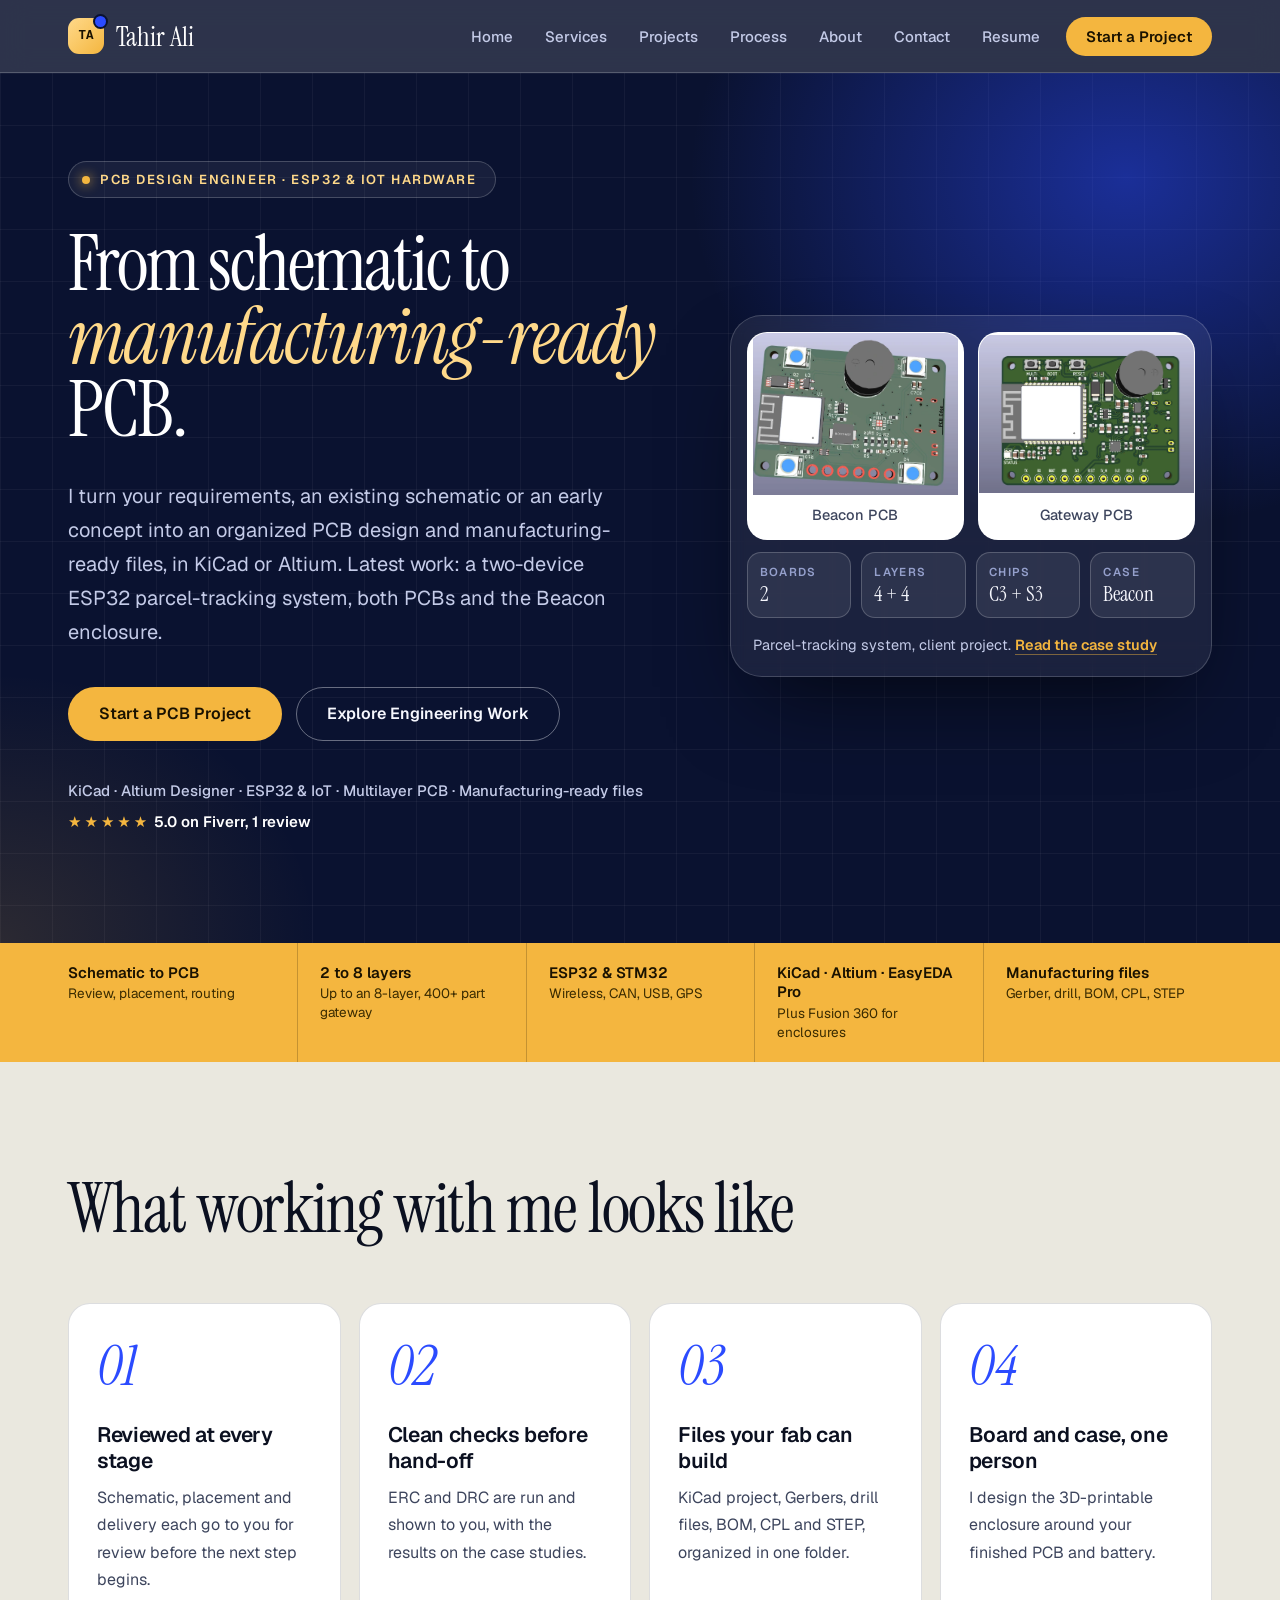
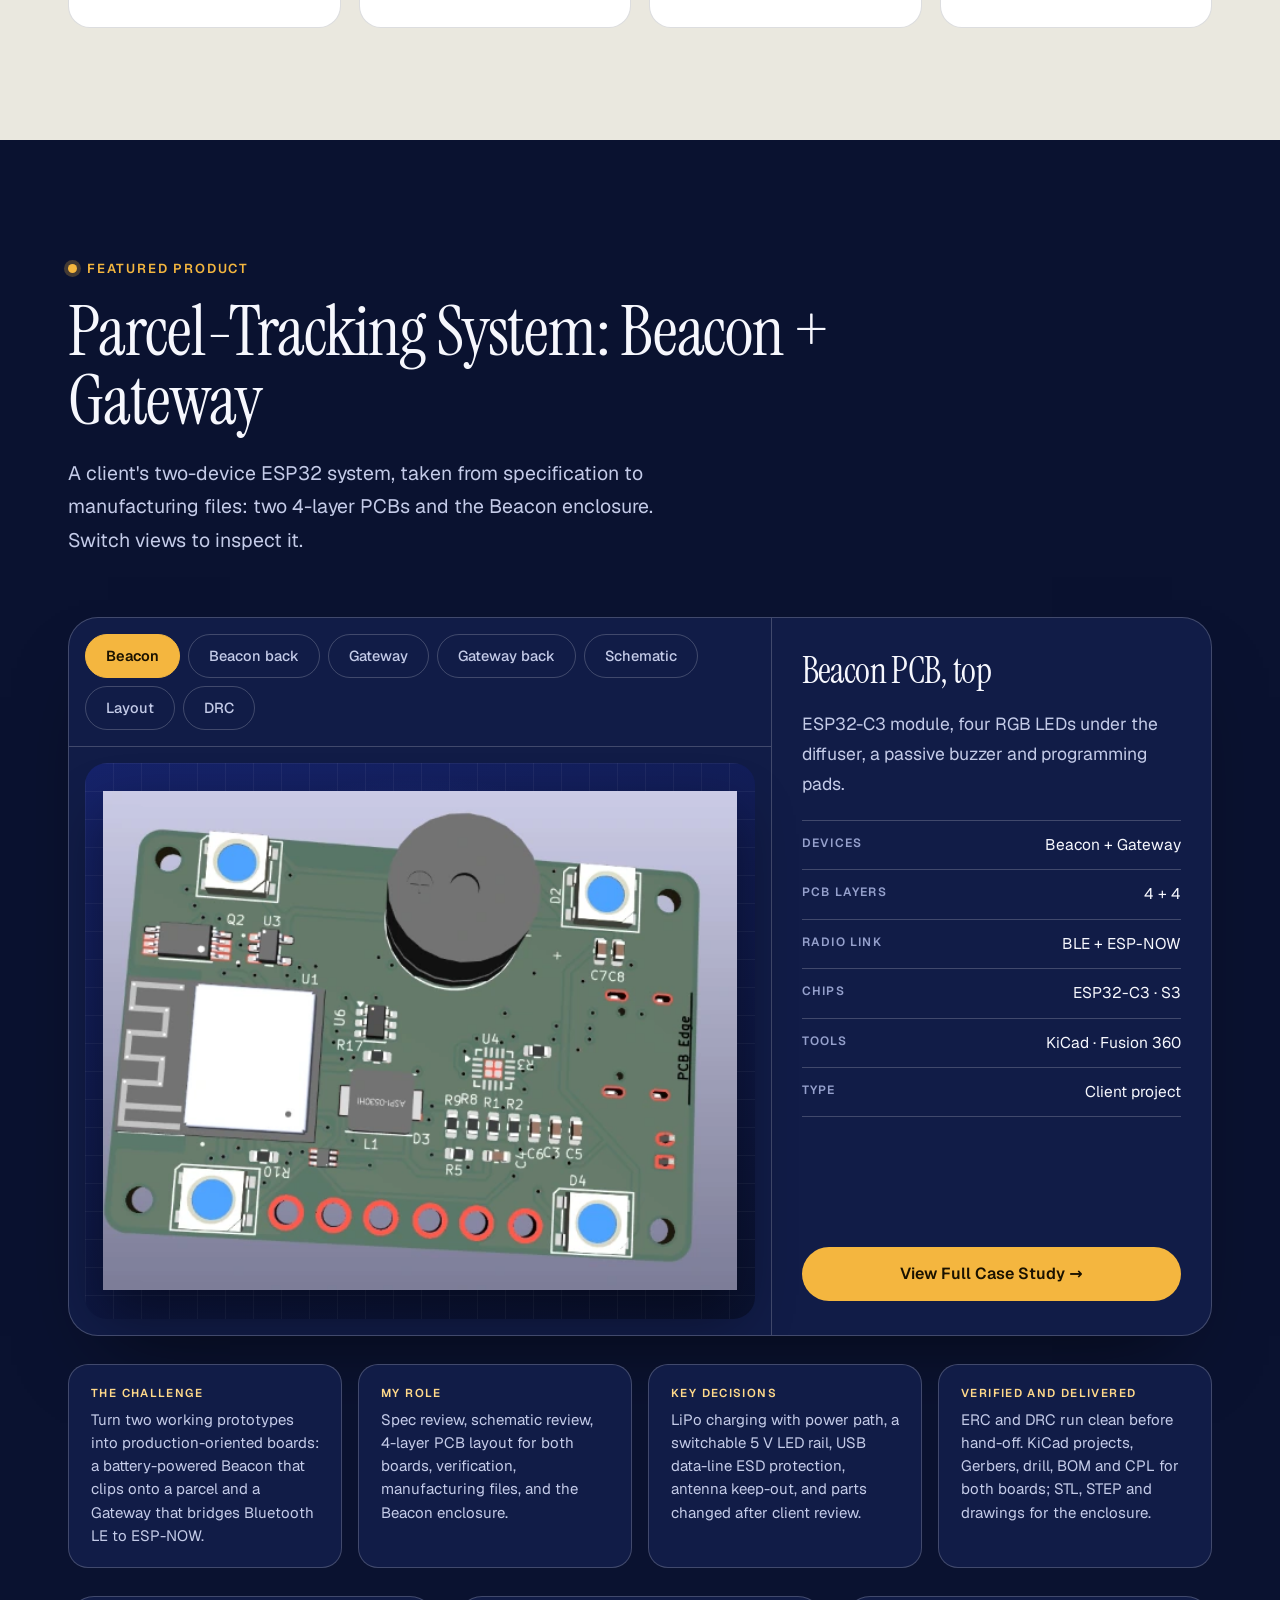
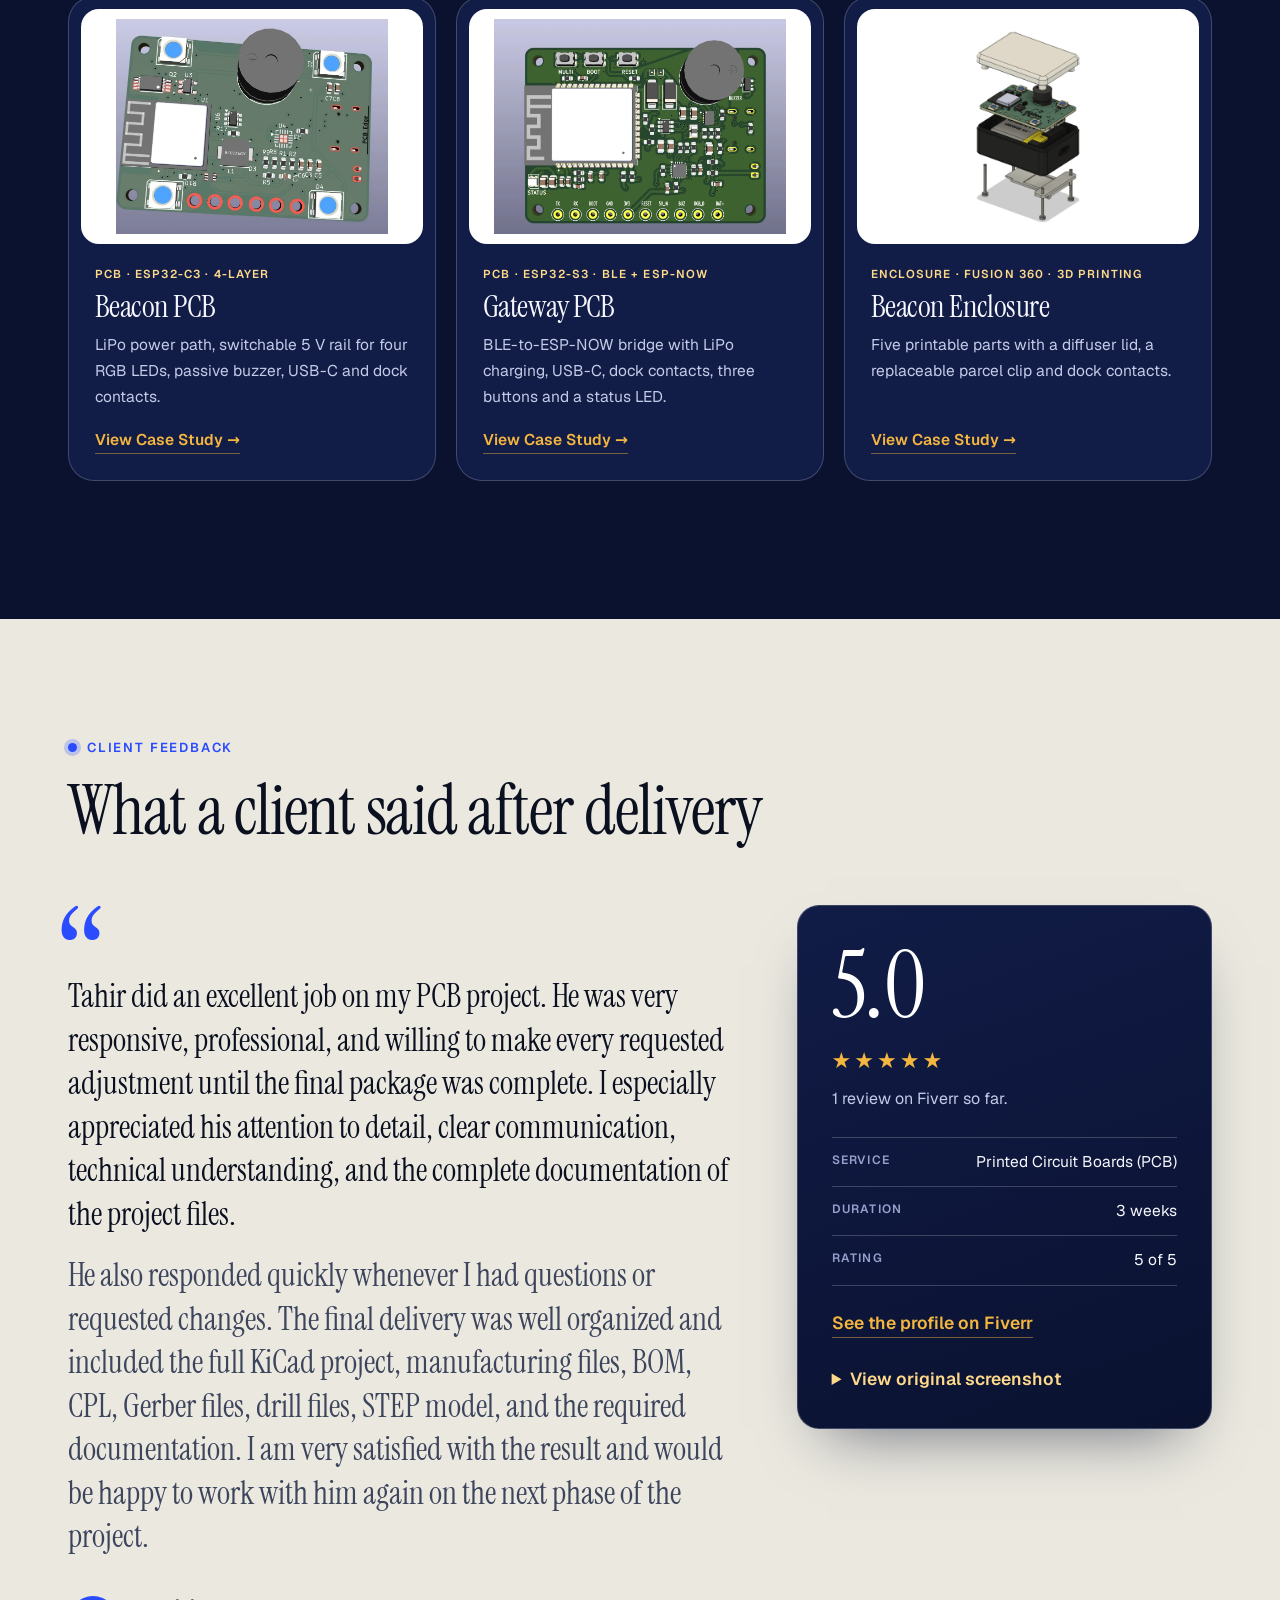
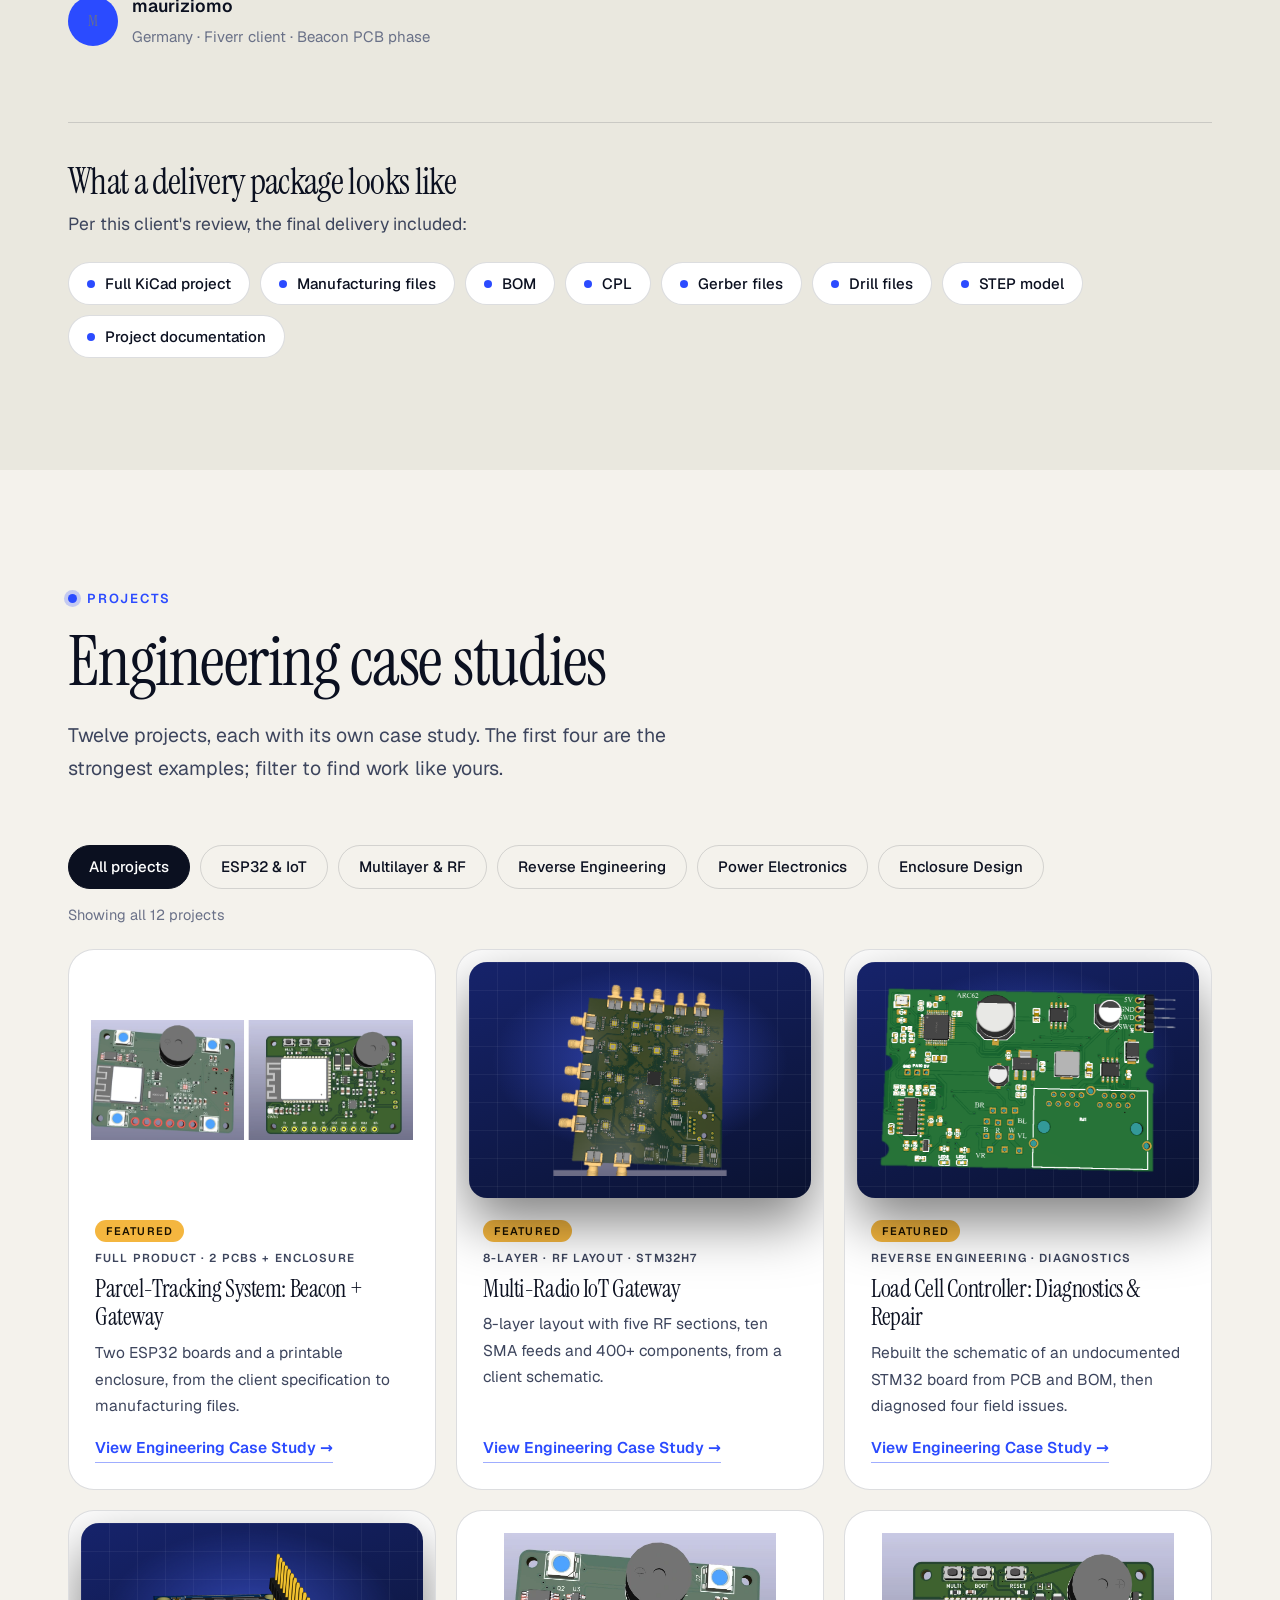
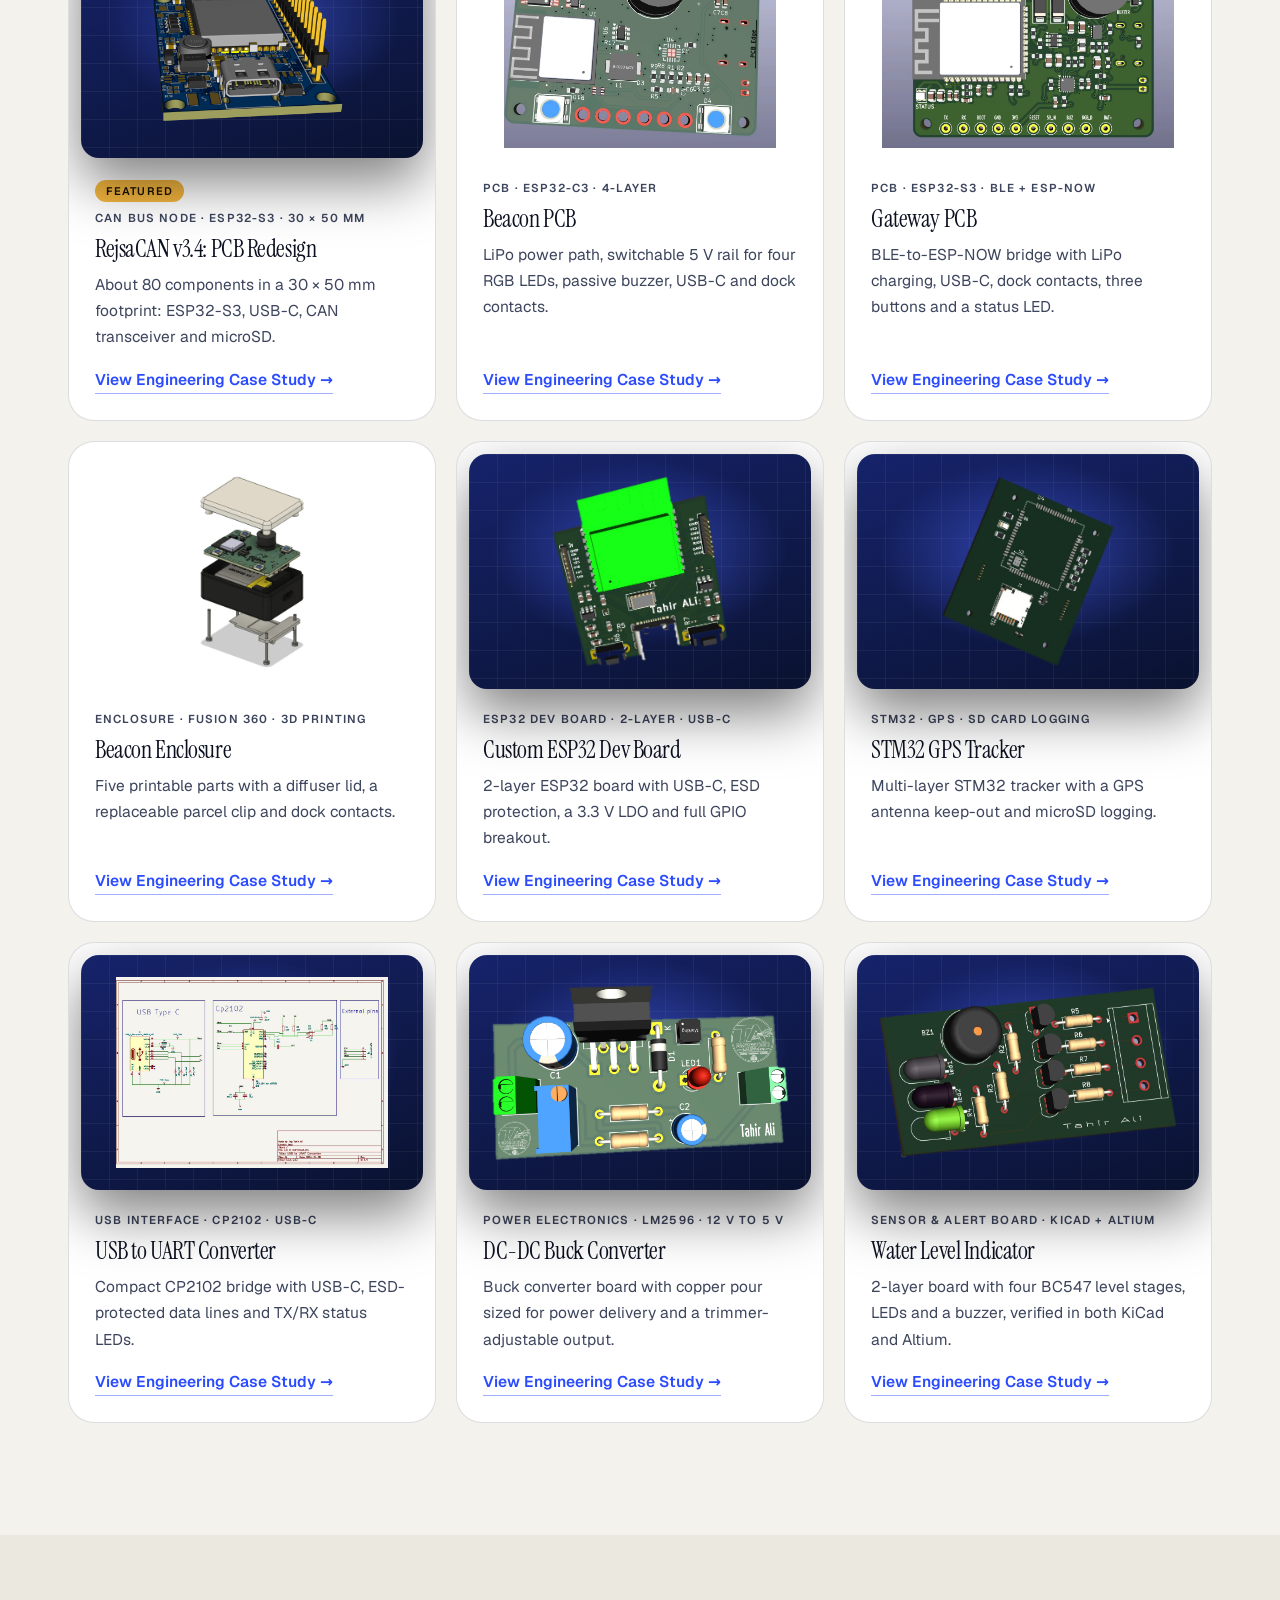
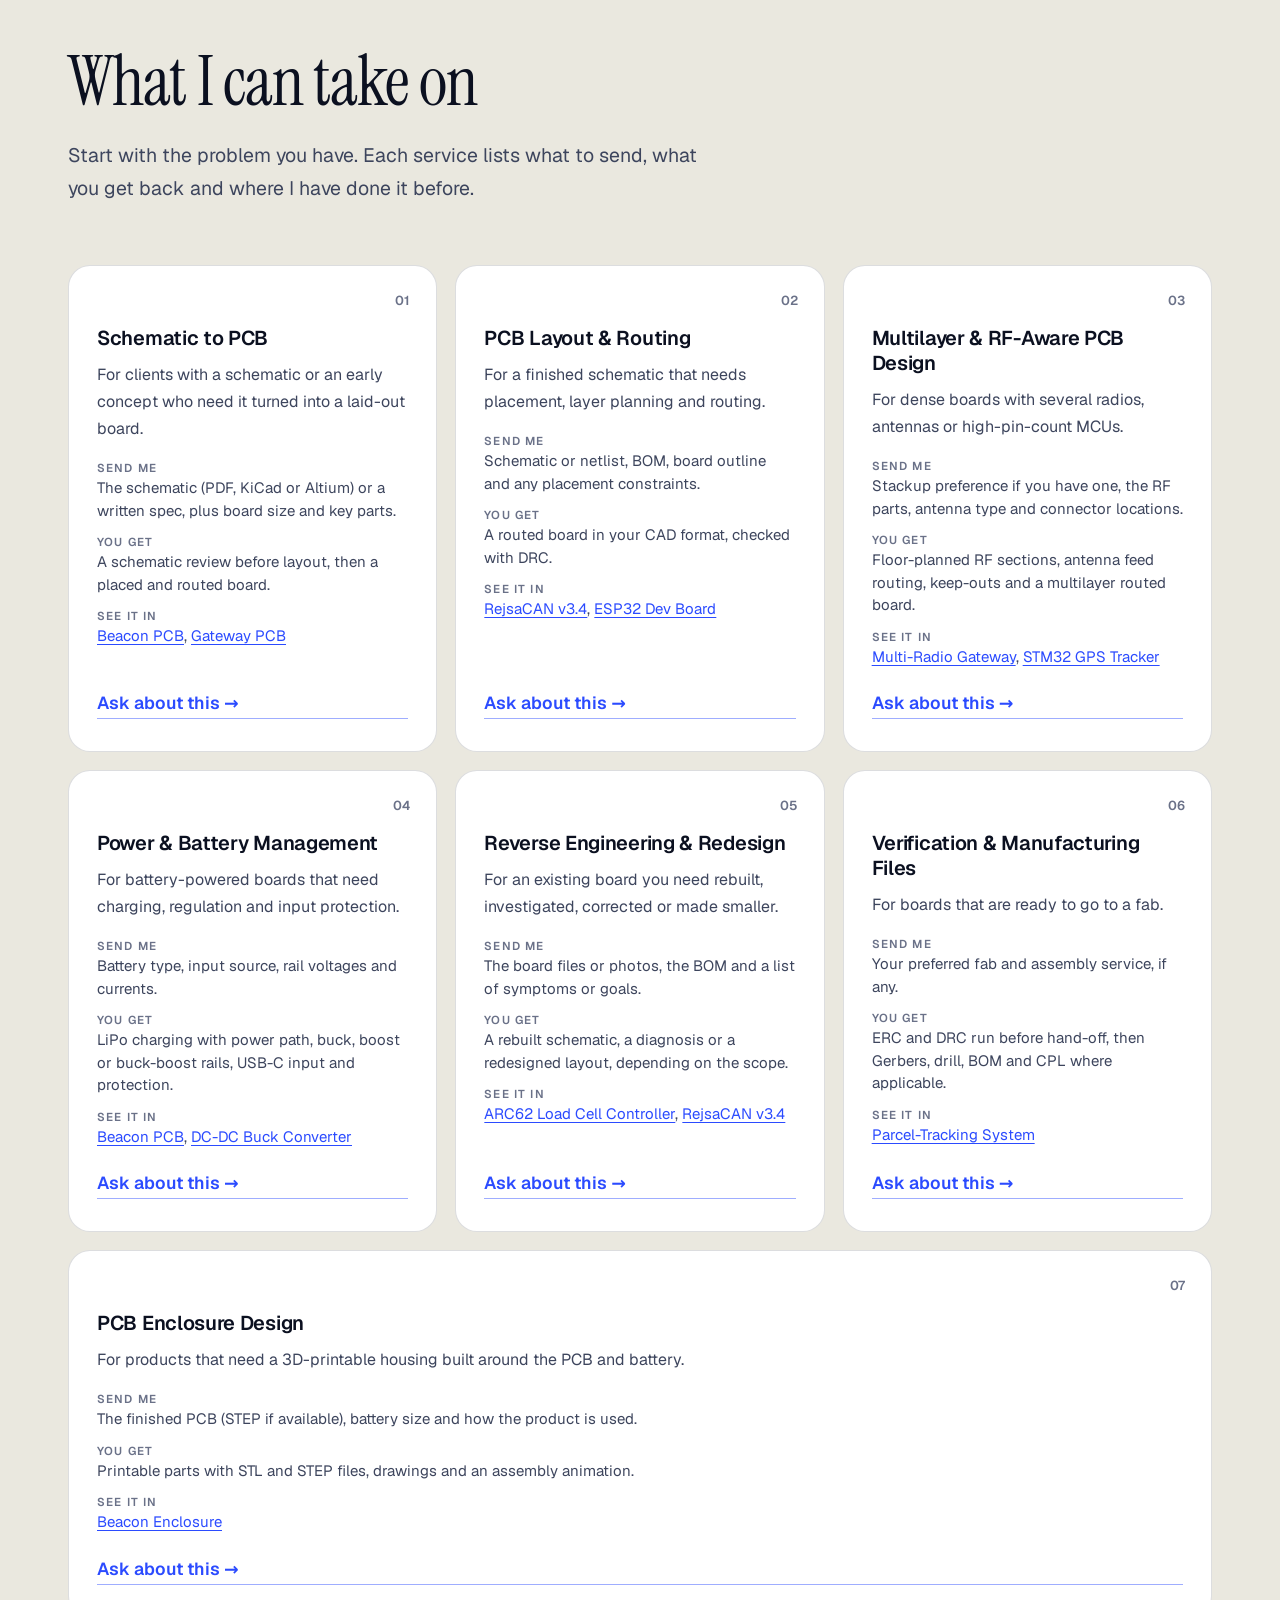
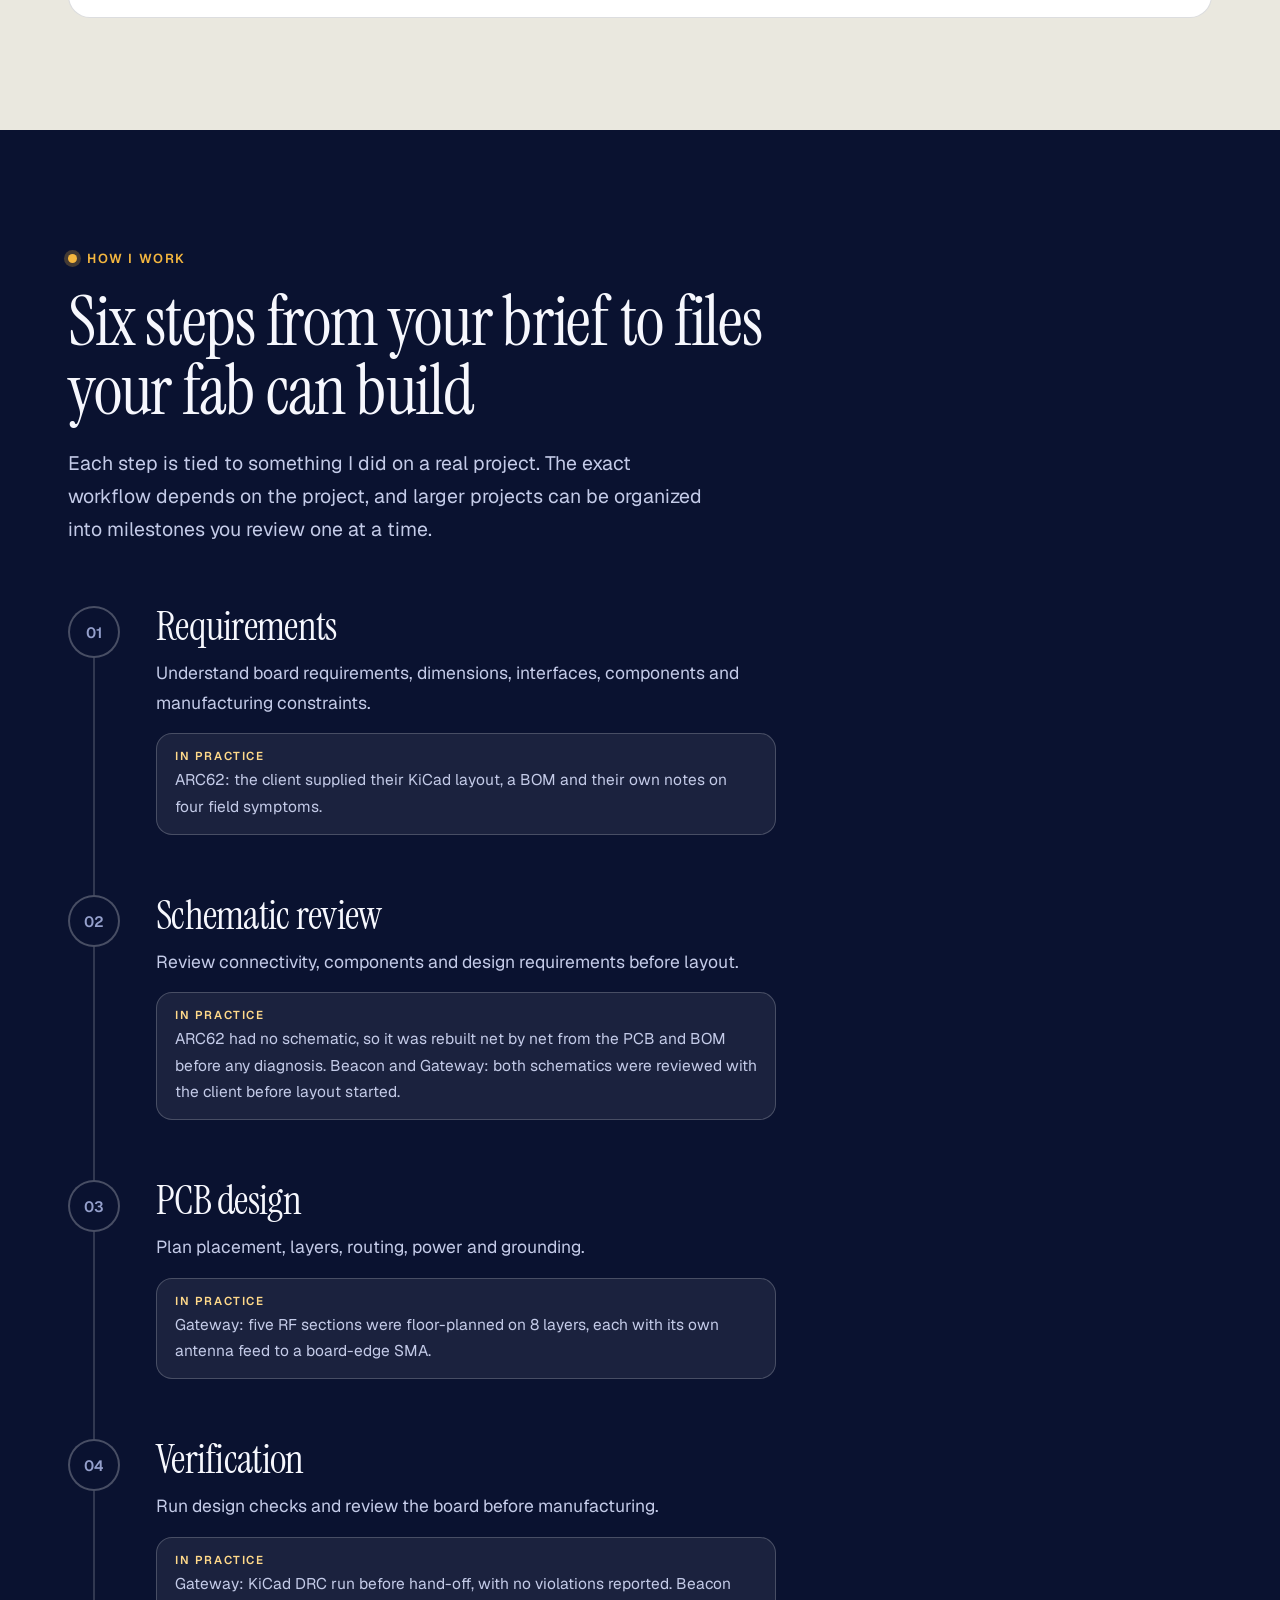
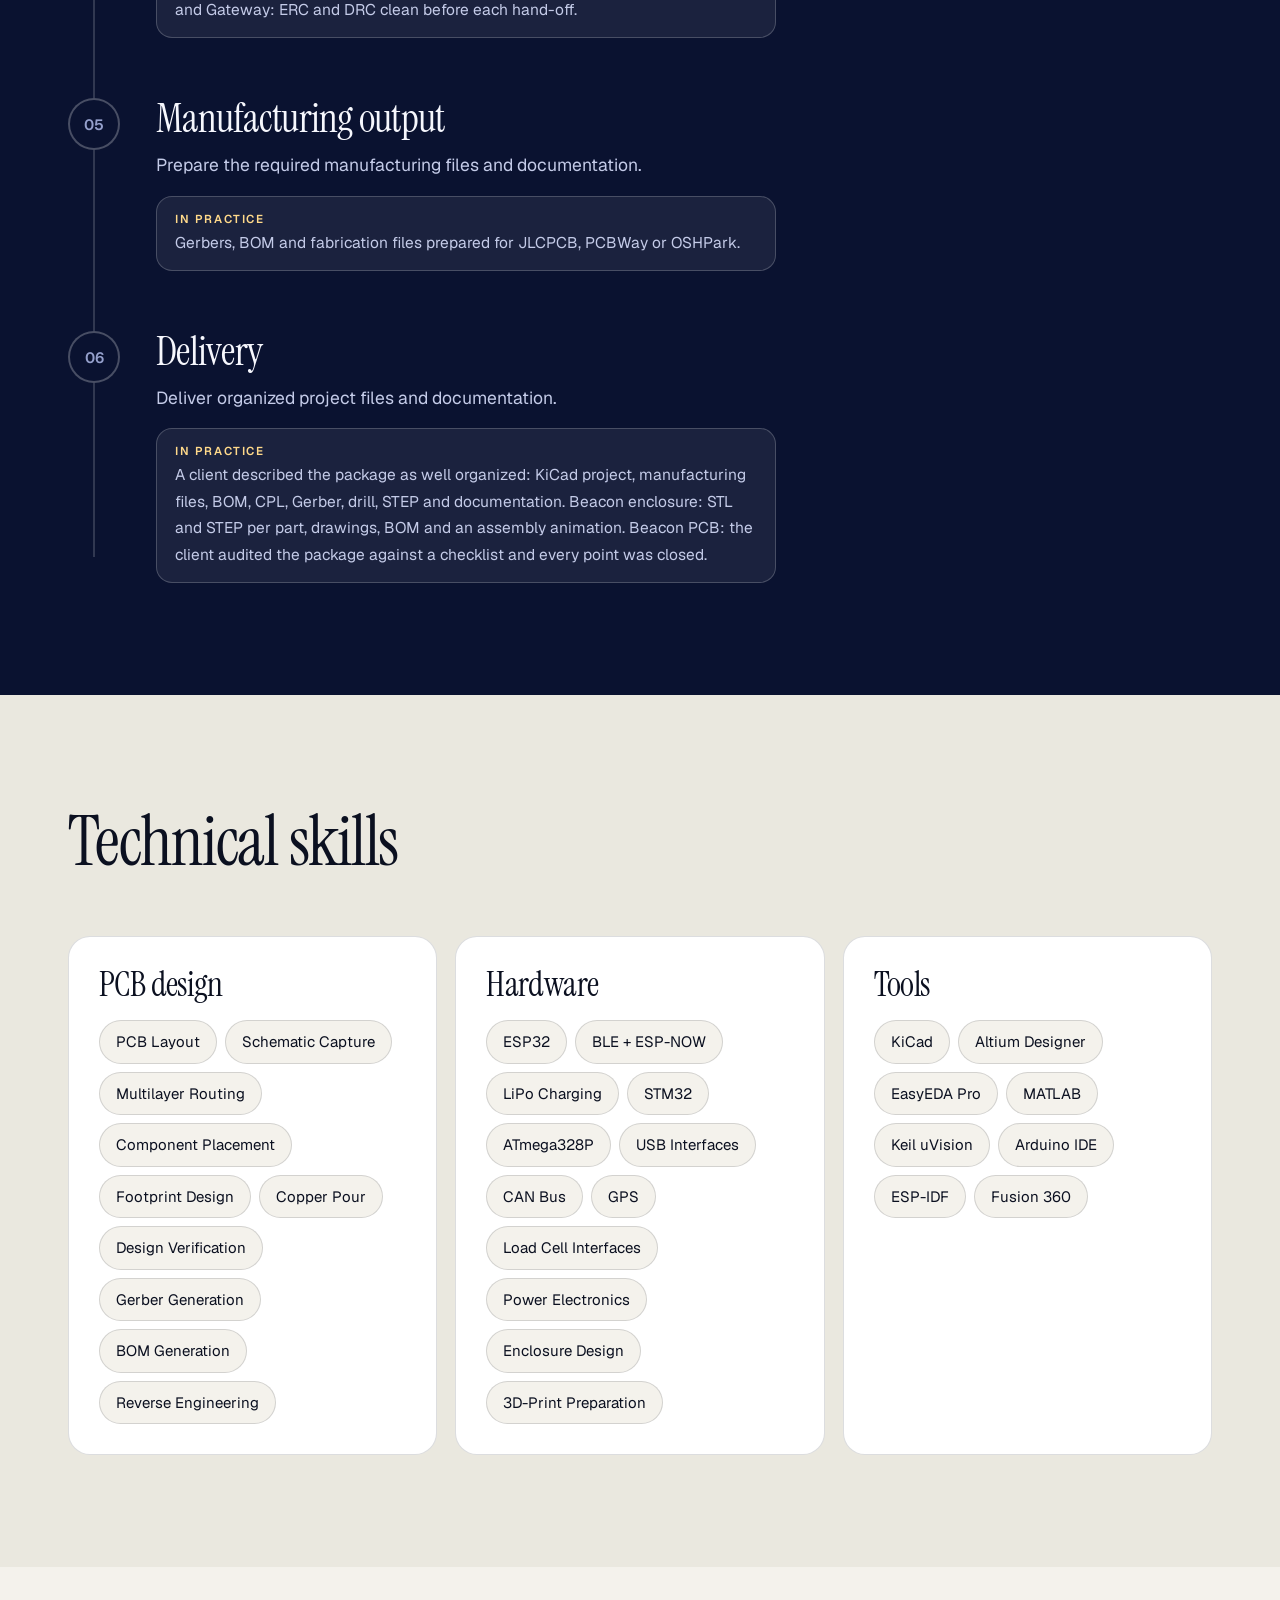
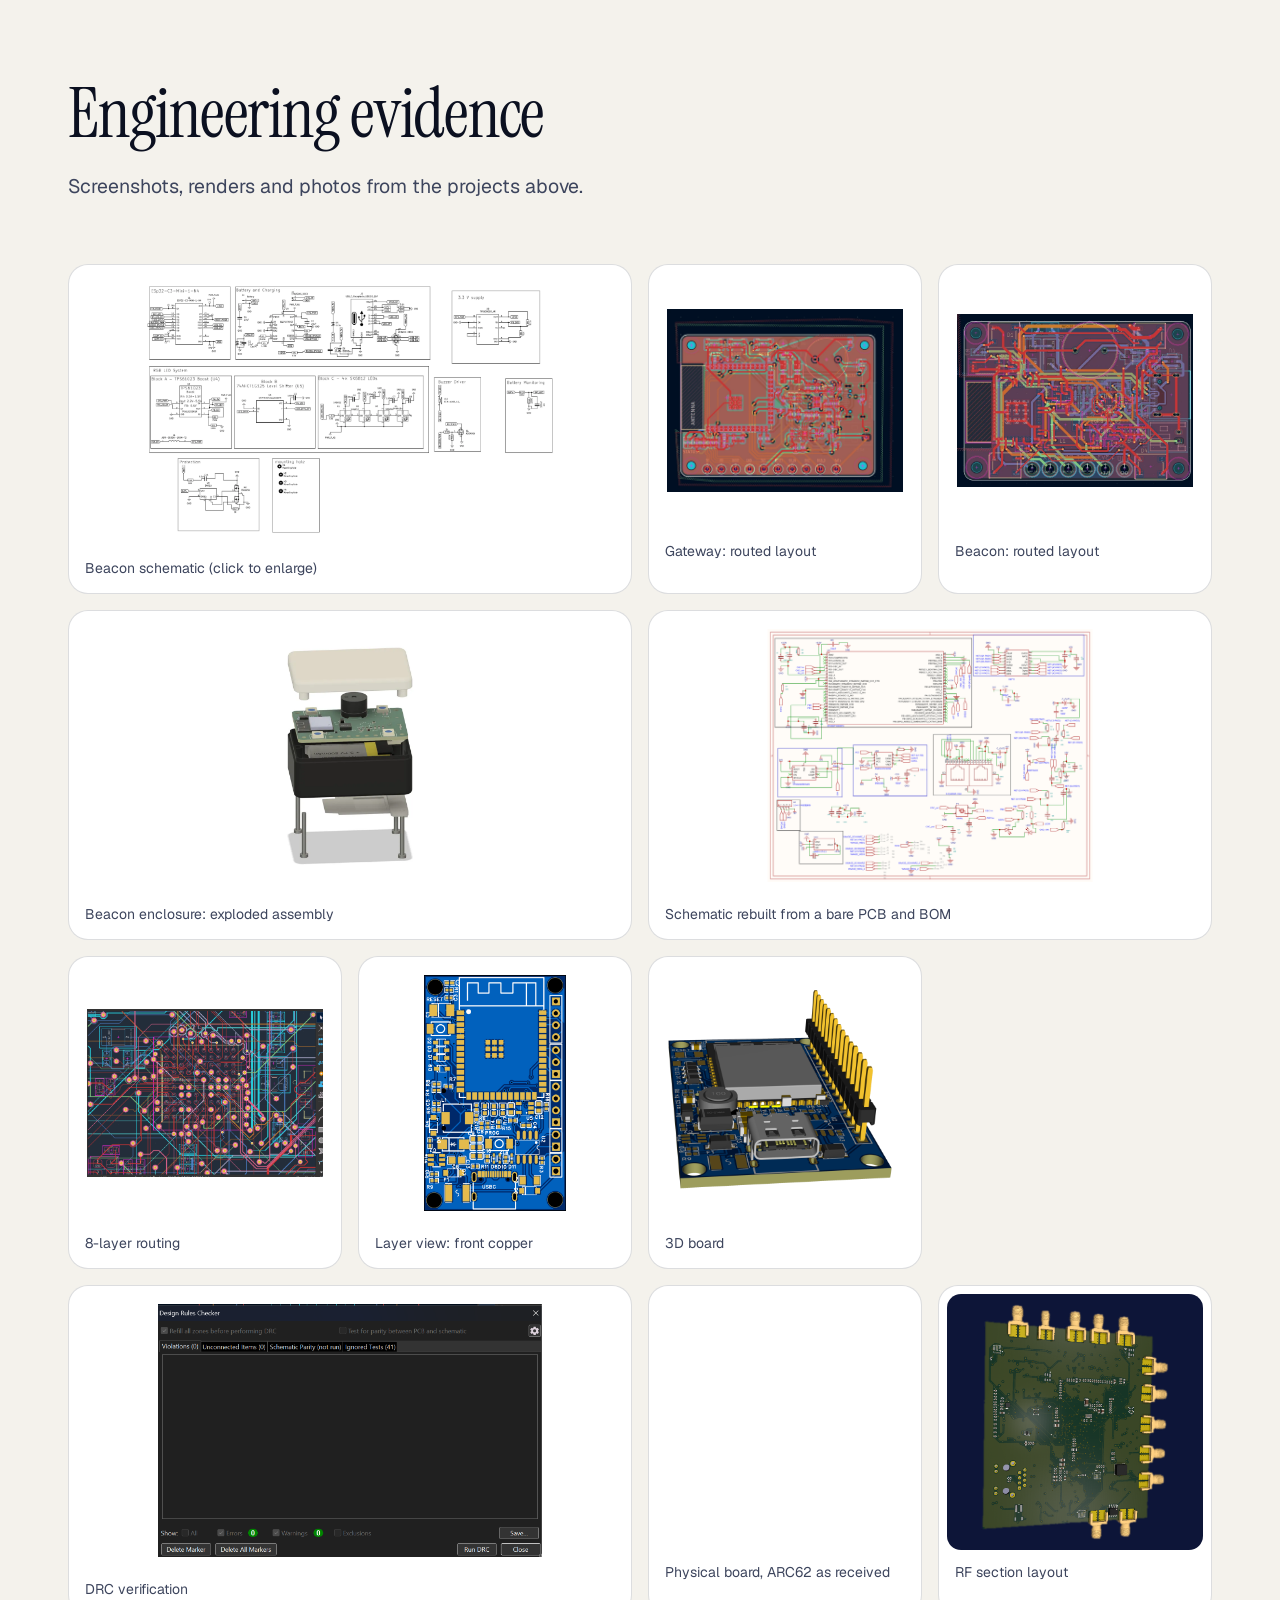
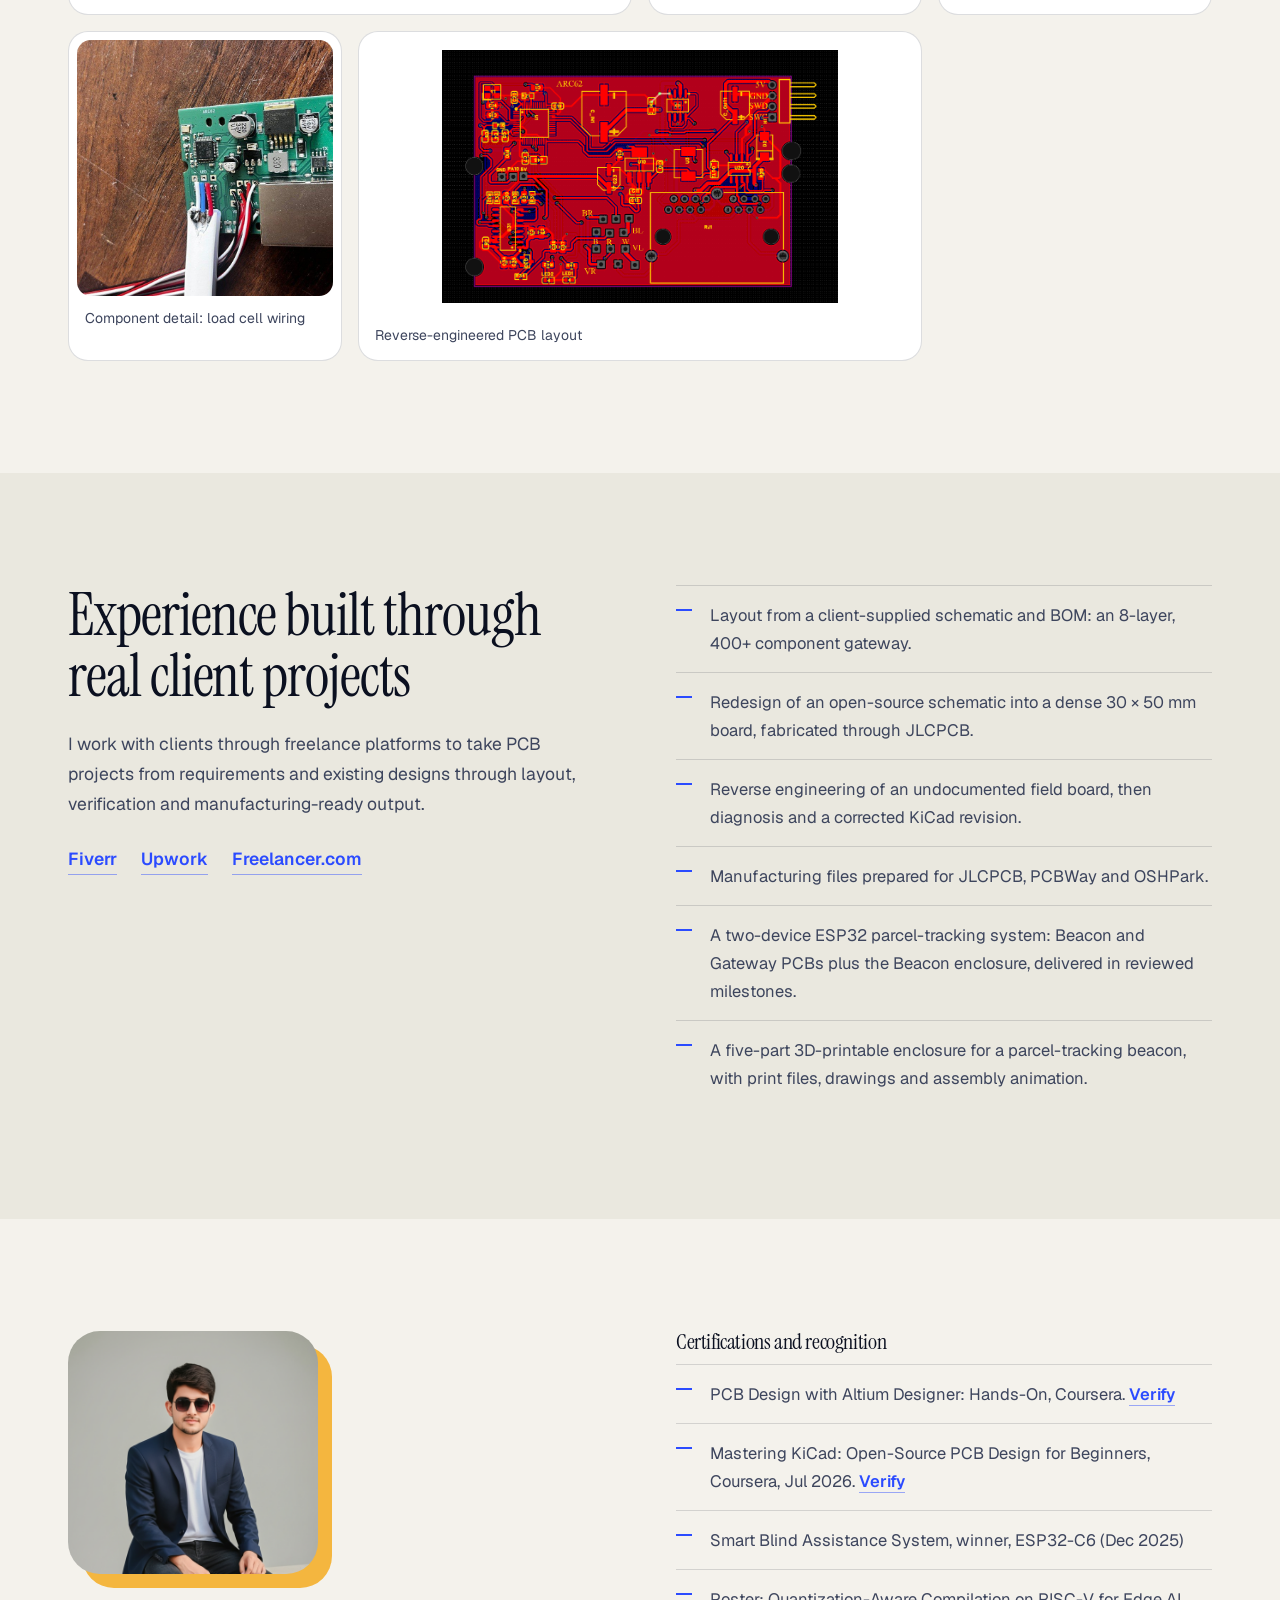
<file: index.html>
<!DOCTYPE html>
<html lang="en"><head><meta charset="UTF-8"><meta name="viewport" content="width=device-width, initial-scale=1">
<title>Tahir Ali | PCB Design Engineer | PCB Layout &amp; Hardware Design</title><meta name="description" content="Tahir Ali is a PCB Design Engineer for hire: PCB layout, multilayer boards and hardware design in KiCad and Altium Designer, delivered as manufacturing-ready PCB files.">
<meta name="theme-color" content="#0a1230">
<meta property="og:type" content="website"><meta property="og:title" content="Tahir Ali | PCB Design Engineer | PCB Layout &amp; Hardware Design"><meta property="og:description" content="Tahir Ali is a PCB Design Engineer for hire: PCB layout, multilayer boards and hardware design in KiCad and Altium Designer, delivered as manufacturing-ready PCB files."><meta property="og:image" content="images/parcel/gateway-top-3d.webp">
<meta name="twitter:card" content="summary_large_image">
<script type="application/ld+json">{"@context":"https://schema.org","@type":"Person","name":"Tahir Ali","jobTitle":"PCB Design Engineer","description":"PCB design engineer: schematic review, PCB layout and routing, ESP32 and IoT hardware, and manufacturing-ready files.","knowsAbout":["PCB layout","Schematic design","ESP32","STM32","KiCad","Altium Designer","Reverse engineering"],"sameAs":["https://www.fiverr.com/tahircircuit","https://www.upwork.com/freelancers/~01393ea75067305202","https://www.linkedin.com/in/tahir-ali-7430803a5/","https://github.com/tahiriii-ai"]}</script>
<script>document.documentElement.className="js"</script>
<link rel="preload" href="fonts/display.woff2" as="font" type="font/woff2" crossorigin><link rel="preload" href="fonts/body.woff2" as="font" type="font/woff2" crossorigin>
<link rel="stylesheet" href="styles.css"></head><body><a class="skip" href="#main">Skip to content</a>
<header class="site-header"><nav class="nav" aria-label="Main">
<a href="#home" class="brand"><span class="chip" aria-hidden="true">TA</span>Tahir Ali</a>
<button class="nav-toggle" id="navToggle" aria-label="Menu" aria-expanded="false" aria-controls="navLinks"><span></span></button>
<ul class="nav-links" id="navLinks">
<li><a href="#home">Home</a></li><li><a href="#services">Services</a></li><li><a href="#work">Projects</a></li><li><a href="#process">Process</a></li><li><a href="#about">About</a></li><li><a href="#contact">Contact</a></li>
<li><a href="Tahir_Ali_Resume.pdf" download>Resume</a></li>
<li><a class="nav-cta" href="#contact">Start a Project</a></li>
</ul></nav></header><main id="main">
<section class="hero" id="home">
<div class="wrap hero-grid">
<div class="hero-copy"><span class="label">PCB Design Engineer · ESP32 &amp; IoT hardware</span>
<h1>From schematic to <em>manufacturing-ready</em> PCB.</h1>
<p class="lead">I turn your requirements, an existing schematic or an early concept into an organized PCB design and manufacturing-ready files, in KiCad or Altium. Latest work: a two-device ESP32 parcel-tracking system, both PCBs and the Beacon enclosure.</p>
<div class="actions"><a class="btn btn-primary" href="#contact">Start a PCB Project</a><a class="btn btn-ghost" href="#featured">Explore Engineering Work</a></div>
<div class="trust"><span>KiCad · Altium Designer · ESP32 &amp; IoT · Multilayer PCB · Manufacturing-ready files</span><a href="#reviews"><span class="stars" aria-hidden="true">★★★★★</span> 5.0 on Fiverr, 1 review</a></div></div>
<figure class="hero-fig frame"><div class="duo"><figure><img src="images/parcel/beacon-top-3d.webp" alt="Beacon PCB 3D render with ESP32-C3 module, four RGB LEDs and a buzzer" width="543" height="428" fetchpriority="high"><figcaption>Beacon PCB</figcaption></figure><figure><img src="images/parcel/gateway-top-3d.webp" alt="Gateway PCB 3D render with ESP32-S3 module, three buttons and a status LED" width="1059" height="778" fetchpriority="high"><figcaption>Gateway PCB</figcaption></figure></div>
<dl class="tb"><div><dt>Boards</dt><dd>2</dd></div><div><dt>Layers</dt><dd>4 + 4</dd></div><div><dt>Chips</dt><dd>C3 + S3</dd></div><div><dt>Case</dt><dd>Beacon</dd></div></dl>
<figcaption>Parcel-tracking system, client project. <a class="link" href="projects/parcel-tracking-system.html">Read the case study</a></figcaption></figure>
</div></section>

<section class="strip" aria-label="Capabilities"><ul class="wrap"><li><b>Schematic to PCB</b><span>Review, placement, routing</span></li><li><b>2 to 8 layers</b><span>Up to an 8-layer, 400+ part gateway</span></li><li><b>ESP32 &amp; STM32</b><span>Wireless, CAN, USB, GPS</span></li><li><b>KiCad · Altium · EasyEDA Pro</b><span>Plus Fusion 360 for enclosures</span></li><li><b>Manufacturing files</b><span>Gerber, drill, BOM, CPL, STEP</span></li></ul></section>
<section class="alt" aria-labelledby="v-h"><div class="wrap"><div class="sec-head"><h2 id="v-h">What working with me looks like</h2></div>
<div class="value-grid">
<article><h3>Reviewed at every stage</h3><p>Schematic, placement and delivery each go to you for review before the next step begins.</p></article>
<article><h3>Clean checks before hand-off</h3><p>ERC and DRC are run and shown to you, with the results on the case studies.</p></article>
<article><h3>Files your fab can build</h3><p>KiCad project, Gerbers, drill files, BOM, CPL and STEP, organized in one folder.</p></article>
<article><h3>Board and case, one person</h3><p>I design the 3D-printable enclosure around your finished PCB and battery.</p></article>
</div></div></section>

<section id="featured" aria-labelledby="f-h"><div class="wrap">
<div class="sec-head"><span class="kicker">Featured product</span><h2 id="f-h">Parcel-Tracking System: Beacon + Gateway</h2>
<p>A client's two-device ESP32 system, taken from specification to manufacturing files: two 4-layer PCBs and the Beacon enclosure. Switch views to inspect it.</p></div>
<div class="insp" id="insp">
<div class="insp-main"><div class="tabs" role="tablist" aria-label="Product views"><button class="tab" role="tab" id="t0" aria-controls="p0" aria-selected="true">Beacon</button><button class="tab" role="tab" id="t1" aria-controls="p1" aria-selected="false" tabindex="-1">Beacon back</button><button class="tab" role="tab" id="t2" aria-controls="p2" aria-selected="false" tabindex="-1">Gateway</button><button class="tab" role="tab" id="t3" aria-controls="p3" aria-selected="false" tabindex="-1">Gateway back</button><button class="tab" role="tab" id="t4" aria-controls="p4" aria-selected="false" tabindex="-1">Schematic</button><button class="tab" role="tab" id="t5" aria-controls="p5" aria-selected="false" tabindex="-1">Layout</button><button class="tab" role="tab" id="t6" aria-controls="p6" aria-selected="false" tabindex="-1">DRC</button></div>
<div class="stage"><div class="pane" role="tabpanel" id="p0" aria-labelledby="t0" data-t="Beacon PCB, top" data-c="ESP32-C3 module, four RGB LEDs under the diffuser, a passive buzzer and programming pads."><img src="images/parcel/beacon-top-3d.webp" alt="Beacon PCB 3D render, top side" width="543" height="428" loading="lazy" decoding="async"></div><div class="pane" role="tabpanel" id="p1" aria-labelledby="t1" data-t="Beacon PCB, back" data-c="Two gold dock contacts, USB-C and the battery connector."><img src="images/parcel/beacon-back-3d.webp" alt="Beacon PCB 3D render, back side" width="585" height="403" loading="lazy" decoding="async"></div><div class="pane" role="tabpanel" id="p2" aria-labelledby="t2" data-t="Gateway PCB, top" data-c="ESP32-S3 module, three buttons, an RGB status LED and a buzzer."><img src="images/parcel/gateway-top-3d.webp" alt="Gateway PCB 3D render, top side" width="1059" height="778" loading="lazy" decoding="async"></div><div class="pane" role="tabpanel" id="p3" aria-labelledby="t3" data-t="Gateway PCB, back" data-c="Dock contacts, USB-C, the battery connector and ten programming pads."><img src="images/parcel/gateway-back-3d.webp" alt="Gateway PCB 3D render, back side" width="1054" height="820" loading="lazy" decoding="async"></div><div class="pane" role="tabpanel" id="p4" aria-labelledby="t4" data-t="Beacon schematic" data-c="Blocks for charging, the 3.3 V supply, the switchable 5 V LED rail, the buzzer driver and battery protection."><img src="images/parcel/beacon-schematic.webp" alt="Beacon schematic" width="2400" height="1473" loading="lazy" decoding="async"></div><div class="pane" role="tabpanel" id="p5" aria-labelledby="t5" data-t="Gateway layout" data-c="Four-layer routed layout with the antenna keep-out at the board edge."><img src="images/parcel/gateway-layout.webp" alt="Gateway PCB layout in KiCad" width="988" height="765" loading="lazy" decoding="async"></div><div class="pane" role="tabpanel" id="p6" aria-labelledby="t6" data-t="Gateway DRC" data-c="KiCad Design Rules Checker: no violations and no unconnected items."><img src="images/parcel/gateway-drc.webp" alt="KiCad DRC result with zero violations" width="1261" height="829" loading="lazy" decoding="async"></div></div></div>
<div class="insp-side"><h3 id="inspT">Beacon PCB, top</h3><p class="cap" id="inspC">ESP32-C3 module, four RGB LEDs under the diffuser, a passive buzzer and programming pads.</p>
<ul><li><span>Devices</span><span>Beacon + Gateway</span></li><li><span>PCB layers</span><span>4 + 4</span></li><li><span>Radio link</span><span>BLE + ESP-NOW</span></li><li><span>Chips</span><span>ESP32-C3 · S3</span></li><li><span>Tools</span><span>KiCad · Fusion 360</span></li><li><span>Type</span><span>Client project</span></li></ul>
<a class="btn btn-primary" href="projects/parcel-tracking-system.html">View Full Case Study →</a></div>
</div>
<dl class="glance"><div><dt>The challenge</dt><dd>Turn two working prototypes into production-oriented boards: a battery-powered Beacon that clips onto a parcel and a Gateway that bridges Bluetooth LE to ESP-NOW.</dd></div><div><dt>My role</dt><dd>Spec review, schematic review, 4-layer PCB layout for both boards, verification, manufacturing files, and the Beacon enclosure.</dd></div><div><dt>Key decisions</dt><dd>LiPo charging with power path, a switchable 5 V LED rail, USB data-line ESD protection, antenna keep-out, and parts changed after client review.</dd></div><div><dt>Verified and delivered</dt><dd>ERC and DRC run clean before hand-off. KiCad projects, Gerbers, drill, BOM and CPL for both boards; STL, STEP and drawings for the enclosure.</dd></div></dl>
<div class="mini-grid c3" style="margin-top:28px"><a class="mini" href="projects/beacon-pcb-design.html"><img class="light" src="images/parcel/beacon-top-3d.webp" alt="Beacon PCB 3D render" width="543" height="428" loading="lazy" decoding="async"><div><p class="kind">PCB · ESP32-C3 · 4-Layer</p><h3>Beacon PCB</h3><p>LiPo power path, switchable 5 V rail for four RGB LEDs, passive buzzer, USB-C and dock contacts.</p><span class="link">View Case Study →</span></div></a><a class="mini" href="projects/gateway-pcb-design.html"><img class="light" src="images/parcel/gateway-top-3d.webp" alt="Gateway PCB 3D render" width="1059" height="778" loading="lazy" decoding="async"><div><p class="kind">PCB · ESP32-S3 · BLE + ESP-NOW</p><h3>Gateway PCB</h3><p>BLE-to-ESP-NOW bridge with LiPo charging, USB-C, dock contacts, three buttons and a status LED.</p><span class="link">View Case Study →</span></div></a><a class="mini" href="projects/beacon-enclosure-design.html"><img class="light" src="images/beacon/exploded.webp" alt="Exploded view of the Beacon enclosure" width="1600" height="1040" loading="lazy" decoding="async"><div><p class="kind">Enclosure · Fusion 360 · 3D Printing</p><h3>Beacon Enclosure</h3><p>Five printable parts with a diffuser lid, a replaceable parcel clip and dock contacts.</p><span class="link">View Case Study →</span></div></a></div>
</div></section>

<section class="alt" id="reviews" aria-labelledby="r-h"><div class="wrap">
<div class="sec-head"><span class="kicker">Client feedback</span><h2 id="r-h">What a client said after delivery</h2></div>
<div class="review"><div>
<blockquote class="quote"><p>Tahir did an excellent job on my PCB project. He was very responsive, professional, and willing to make every requested adjustment until the final package was complete. I especially appreciated his attention to detail, clear communication, technical understanding, and the complete documentation of the project files.</p><p>He also responded quickly whenever I had questions or requested changes. The final delivery was well organized and included the full KiCad project, manufacturing files, BOM, CPL, Gerber files, drill files, STEP model, and the required documentation. I am very satisfied with the result and would be happy to work with him again on the next phase of the project.</p></blockquote>
<div class="who"><span class="av" aria-hidden="true">M</span><div><b>mauriziomo</b><span>Germany · Fiverr client · Beacon PCB phase</span></div></div></div>
<aside class="rcard" aria-label="Fiverr rating"><span class="big-n">5.0</span><span class="stars" aria-hidden="true">★★★★★</span><p>1 review on Fiverr so far.</p>
<dl><div><dt>Service</dt><dd>Printed Circuit Boards (PCB)</dd></div><div><dt>Duration</dt><dd>3 weeks</dd></div><div><dt>Rating</dt><dd>5 of 5</dd></div></dl>
<a class="link" href="https://www.fiverr.com/tahircircuit?public_mode=true" target="_blank" rel="noopener">See the profile on Fiverr</a>
<details class="shot-d"><summary>View original screenshot</summary><img src="images/fiverr-review.png" alt="Screenshot of the five-star Fiverr review from mauriziomo" width="960" height="429" loading="lazy"></details></aside></div>
<div class="pkg"><h3>What a delivery package looks like</h3><p>Per this client's review, the final delivery included:</p>
<ul class="files"><li>Full KiCad project</li><li>Manufacturing files</li><li>BOM</li><li>CPL</li><li>Gerber files</li><li>Drill files</li><li>STEP model</li><li>Project documentation</li></ul></div>
</div></section>
<section id="work" aria-labelledby="w-h"><div class="wrap"><div class="sec-head"><span class="kicker">Projects</span><h2 id="w-h">Engineering case studies</h2><p>Twelve projects, each with its own case study. The first four are the strongest examples; filter to find work like yours.</p></div><div class="filters" role="group" aria-label="Filter projects"><button type="button" class="flt" data-f="all" aria-pressed="true">All projects</button><button type="button" class="flt" data-f="iot" aria-pressed="false">ESP32 &amp; IoT</button><button type="button" class="flt" data-f="multilayer" aria-pressed="false">Multilayer &amp; RF</button><button type="button" class="flt" data-f="reverse" aria-pressed="false">Reverse Engineering</button><button type="button" class="flt" data-f="power" aria-pressed="false">Power Electronics</button><button type="button" class="flt" data-f="enclosure" aria-pressed="false">Enclosure Design</button></div><p class="fcount" id="fcount" role="status" aria-live="polite">Showing all 12 projects</p><div class="mini-grid pf" id="pgrid"><a class="mini" data-cat="iot enclosure power" href="projects/parcel-tracking-system.html"><img class="light" src="images/parcel/system-duo.webp" alt="Beacon and Gateway PCB renders side by side" width="1706" height="640" loading="lazy" decoding="async"><div><span class="badge">Featured</span><p class="kind">Full product · 2 PCBs + enclosure</p><h3>Parcel-Tracking System: Beacon + Gateway</h3><p>Two ESP32 boards and a printable enclosure, from the client specification to manufacturing files.</p><span class="link">View Engineering Case Study →</span></div></a><a class="mini" data-cat="multilayer iot" href="projects/multi-radio-gateway-layout.html"><img src="images/cut/gateway-3d-front.png" alt="Multi-radio IoT gateway PCB 3D render with ten edge-mounted SMA connectors" width="478" height="549" loading="lazy" decoding="async"><div><span class="badge">Featured</span><p class="kind">8-Layer · RF Layout · STM32H7</p><h3>Multi-Radio IoT Gateway</h3><p>8-layer layout with five RF sections, ten SMA feeds and 400+ components, from a client schematic.</p><span class="link">View Engineering Case Study →</span></div></a><a class="mini" data-cat="reverse" href="projects/arc62-loadcell-repair.html"><img src="images/cut/arc62-3d-front.png" alt="Reconstructed 3D render of the ARC62 load cell controller board" width="579" height="412" loading="lazy" decoding="async"><div><span class="badge">Featured</span><p class="kind">Reverse Engineering · Diagnostics</p><h3>Load Cell Controller: Diagnostics &amp; Repair</h3><p>Rebuilt the schematic of an undocumented STM32 board from PCB and BOM, then diagnosed four field issues.</p><span class="link">View Engineering Case Study →</span></div></a><a class="mini" data-cat="iot power" href="projects/rejsacan-v3-redesign.html"><img src="images/rejsacan-3d-front.png" alt="RejsaCAN v3.4 board 3D render, front view with ESP32-S3 module and USB-C" width="1400" height="1340" loading="lazy" decoding="async"><div><span class="badge">Featured</span><p class="kind">CAN Bus Node · ESP32-S3 · 30 × 50 mm</p><h3>RejsaCAN v3.4: PCB Redesign</h3><p>About 80 components in a 30 × 50 mm footprint: ESP32-S3, USB-C, CAN transceiver and microSD.</p><span class="link">View Engineering Case Study →</span></div></a><a class="mini" data-cat="iot power" href="projects/beacon-pcb-design.html"><img class="light" src="images/parcel/beacon-top-3d.webp" alt="Beacon PCB 3D render" width="543" height="428" loading="lazy" decoding="async"><div><p class="kind">PCB · ESP32-C3 · 4-Layer</p><h3>Beacon PCB</h3><p>LiPo power path, switchable 5 V rail for four RGB LEDs, passive buzzer, USB-C and dock contacts.</p><span class="link">View Engineering Case Study →</span></div></a><a class="mini" data-cat="iot power" href="projects/gateway-pcb-design.html"><img class="light" src="images/parcel/gateway-top-3d.webp" alt="Gateway PCB 3D render" width="1059" height="778" loading="lazy" decoding="async"><div><p class="kind">PCB · ESP32-S3 · BLE + ESP-NOW</p><h3>Gateway PCB</h3><p>BLE-to-ESP-NOW bridge with LiPo charging, USB-C, dock contacts, three buttons and a status LED.</p><span class="link">View Engineering Case Study →</span></div></a><a class="mini" data-cat="enclosure" href="projects/beacon-enclosure-design.html"><img class="light" src="images/beacon/exploded.webp" alt="Exploded view of the Beacon enclosure" width="1600" height="1040" loading="lazy" decoding="async"><div><p class="kind">Enclosure · Fusion 360 · 3D Printing</p><h3>Beacon Enclosure</h3><p>Five printable parts with a diffuser lid, a replaceable parcel clip and dock contacts.</p><span class="link">View Engineering Case Study →</span></div></a><a class="mini" data-cat="iot" href="projects/esp32-dev-board.html"><img src="images/cut/esp32-front.png" alt="Custom ESP32 development board 3D render" width="567" height="483" loading="lazy" decoding="async"><div><p class="kind">ESP32 Dev Board · 2-Layer · USB-C</p><h3>Custom ESP32 Dev Board</h3><p>2-layer ESP32 board with USB-C, ESD protection, a 3.3 V LDO and full GPIO breakout.</p><span class="link">View Engineering Case Study →</span></div></a><a class="mini" data-cat="multilayer" href="projects/stm32-gps-tracker.html"><img src="images/cut/gps-front.png" alt="STM32 GPS tracker board 3D render" width="463" height="478" loading="lazy" decoding="async"><div><p class="kind">STM32 · GPS · SD Card Logging</p><h3>STM32 GPS Tracker</h3><p>Multi-layer STM32 tracker with a GPS antenna keep-out and microSD logging.</p><span class="link">View Engineering Case Study →</span></div></a><a class="mini" data-cat="" href="projects/usb-uart-converter.html"><img src="images/usbuart-3d.png" alt="USB to UART converter board 3D render" width="872" height="611" loading="lazy" decoding="async"><div><p class="kind">USB Interface · CP2102 · USB-C</p><h3>USB to UART Converter</h3><p>Compact CP2102 bridge with USB-C, ESD-protected data lines and TX/RX status LEDs.</p><span class="link">View Engineering Case Study →</span></div></a><a class="mini" data-cat="power" href="projects/dc-dc-buck-converter.html"><img src="images/cut/buck-3d-front.png" alt="DC-DC buck converter PCB 3D render" width="678" height="401" loading="lazy" decoding="async"><div><p class="kind">Power Electronics · LM2596 · 12 V to 5 V</p><h3>DC-DC Buck Converter</h3><p>Buck converter board with copper pour sized for power delivery and a trimmer-adjustable output.</p><span class="link">View Engineering Case Study →</span></div></a><a class="mini" data-cat="" href="projects/water-level-indicator.html"><img src="images/cut/wli-3d.png" alt="Water level indicator PCB 3D render" width="1045" height="597" loading="lazy" decoding="async"><div><p class="kind">Sensor &amp; Alert Board · KiCad + Altium</p><h3>Water Level Indicator</h3><p>2-layer board with four BC547 level stages, LEDs and a buzzer, verified in both KiCad and Altium.</p><span class="link">View Engineering Case Study →</span></div></a></div></div></section>
<section id="services" class="alt" aria-labelledby="s-h"><div class="wrap"><div class="sec-head"><h2 id="s-h">What I can take on</h2><p>Start with the problem you have. Each service lists what to send, what you get back and where I have done it before.</p></div><div class="svc"><article><h3>Schematic to PCB</h3><p>For clients with a schematic or an early concept who need it turned into a laid-out board.</p><dl class="sv"><div><dt>Send me</dt><dd>The schematic (PDF, KiCad or Altium) or a written spec, plus board size and key parts.</dd></div><div><dt>You get</dt><dd>A schematic review before layout, then a placed and routed board.</dd></div><div><dt>See it in</dt><dd><a href="projects/beacon-pcb-design.html">Beacon PCB</a>, <a href="projects/gateway-pcb-design.html">Gateway PCB</a></dd></div></dl><a class="link" href="#contact" data-type="PCB layout from a schematic">Ask about this →</a></article><article><h3>PCB Layout &amp; Routing</h3><p>For a finished schematic that needs placement, layer planning and routing.</p><dl class="sv"><div><dt>Send me</dt><dd>Schematic or netlist, BOM, board outline and any placement constraints.</dd></div><div><dt>You get</dt><dd>A routed board in your CAD format, checked with DRC.</dd></div><div><dt>See it in</dt><dd><a href="projects/rejsacan-v3-redesign.html">RejsaCAN v3.4</a>, <a href="projects/esp32-dev-board.html">ESP32 Dev Board</a></dd></div></dl><a class="link" href="#contact" data-type="PCB layout from a schematic">Ask about this →</a></article><article><h3>Multilayer &amp; RF-Aware PCB Design</h3><p>For dense boards with several radios, antennas or high-pin-count MCUs.</p><dl class="sv"><div><dt>Send me</dt><dd>Stackup preference if you have one, the RF parts, antenna type and connector locations.</dd></div><div><dt>You get</dt><dd>Floor-planned RF sections, antenna feed routing, keep-outs and a multilayer routed board.</dd></div><div><dt>See it in</dt><dd><a href="projects/multi-radio-gateway-layout.html">Multi-Radio Gateway</a>, <a href="projects/stm32-gps-tracker.html">STM32 GPS Tracker</a></dd></div></dl><a class="link" href="#contact" data-type="Multilayer or RF PCB design">Ask about this →</a></article><article><h3>Power &amp; Battery Management</h3><p>For battery-powered boards that need charging, regulation and input protection.</p><dl class="sv"><div><dt>Send me</dt><dd>Battery type, input source, rail voltages and currents.</dd></div><div><dt>You get</dt><dd>LiPo charging with power path, buck, boost or buck-boost rails, USB-C input and protection.</dd></div><div><dt>See it in</dt><dd><a href="projects/beacon-pcb-design.html">Beacon PCB</a>, <a href="projects/dc-dc-buck-converter.html">DC-DC Buck Converter</a></dd></div></dl><a class="link" href="#contact" data-type="Power electronics board">Ask about this →</a></article><article><h3>Reverse Engineering &amp; Redesign</h3><p>For an existing board you need rebuilt, investigated, corrected or made smaller.</p><dl class="sv"><div><dt>Send me</dt><dd>The board files or photos, the BOM and a list of symptoms or goals.</dd></div><div><dt>You get</dt><dd>A rebuilt schematic, a diagnosis or a redesigned layout, depending on the scope.</dd></div><div><dt>See it in</dt><dd><a href="projects/arc62-loadcell-repair.html">ARC62 Load Cell Controller</a>, <a href="projects/rejsacan-v3-redesign.html">RejsaCAN v3.4</a></dd></div></dl><a class="link" href="#contact" data-type="Reverse engineering or repair">Ask about this →</a></article><article><h3>Verification &amp; Manufacturing Files</h3><p>For boards that are ready to go to a fab.</p><dl class="sv"><div><dt>Send me</dt><dd>Your preferred fab and assembly service, if any.</dd></div><div><dt>You get</dt><dd>ERC and DRC run before hand-off, then Gerbers, drill, BOM and CPL where applicable.</dd></div><div><dt>See it in</dt><dd><a href="projects/parcel-tracking-system.html">Parcel-Tracking System</a></dd></div></dl><a class="link" href="#contact" data-type="PCB layout from a schematic">Ask about this →</a></article><article><h3>PCB Enclosure Design</h3><p>For products that need a 3D-printable housing built around the PCB and battery.</p><dl class="sv"><div><dt>Send me</dt><dd>The finished PCB (STEP if available), battery size and how the product is used.</dd></div><div><dt>You get</dt><dd>Printable parts with STL and STEP files, drawings and an assembly animation.</dd></div><div><dt>See it in</dt><dd><a href="projects/beacon-enclosure-design.html">Beacon Enclosure</a></dd></div></dl><a class="link" href="#contact" data-type="Enclosure design">Ask about this →</a></article></div></div></section>
<section id="process" aria-labelledby="p-h"><div class="wrap"><div class="sec-head"><span class="kicker">How I work</span><h2 id="p-h">Six steps from your brief to files your fab can build</h2><p>Each step is tied to something I did on a real project. The exact workflow depends on the project, and larger projects can be organized into milestones you review one at a time.</p></div><ol class="flow" id="flow"><li><span class="node" aria-hidden="true">01</span><h3>Requirements</h3><p>Understand board requirements, dimensions, interfaces, components and manufacturing constraints.</p><p class="real"><span>In practice</span>ARC62: the client supplied their KiCad layout, a BOM and their own notes on four field symptoms.</p></li><li><span class="node" aria-hidden="true">02</span><h3>Schematic review</h3><p>Review connectivity, components and design requirements before layout.</p><p class="real"><span>In practice</span>ARC62 had no schematic, so it was rebuilt net by net from the PCB and BOM before any diagnosis. Beacon and Gateway: both schematics were reviewed with the client before layout started.</p></li><li><span class="node" aria-hidden="true">03</span><h3>PCB design</h3><p>Plan placement, layers, routing, power and grounding.</p><p class="real"><span>In practice</span>Gateway: five RF sections were floor-planned on 8 layers, each with its own antenna feed to a board-edge SMA.</p></li><li><span class="node" aria-hidden="true">04</span><h3>Verification</h3><p>Run design checks and review the board before manufacturing.</p><p class="real"><span>In practice</span>Gateway: KiCad DRC run before hand-off, with no violations reported. Beacon and Gateway: ERC and DRC clean before each hand-off.</p></li><li><span class="node" aria-hidden="true">05</span><h3>Manufacturing output</h3><p>Prepare the required manufacturing files and documentation.</p><p class="real"><span>In practice</span>Gerbers, BOM and fabrication files prepared for JLCPCB, PCBWay or OSHPark.</p></li><li><span class="node" aria-hidden="true">06</span><h3>Delivery</h3><p>Deliver organized project files and documentation.</p><p class="real"><span>In practice</span>A client described the package as well organized: KiCad project, manufacturing files, BOM, CPL, Gerber, drill, STEP and documentation. Beacon enclosure: STL and STEP per part, drawings, BOM and an assembly animation. Beacon PCB: the client audited the package against a checklist and every point was closed.</p></li></ol></div></section><section id="skills" class="alt" aria-labelledby="k-h"><div class="wrap"><div class="sec-head"><h2 id="k-h">Technical skills</h2></div><div class="skills"><div><h3>PCB design</h3><ul><li>PCB Layout</li><li>Schematic Capture</li><li>Multilayer Routing</li><li>Component Placement</li><li>Footprint Design</li><li>Copper Pour</li><li>Design Verification</li><li>Gerber Generation</li><li>BOM Generation</li><li>Reverse Engineering</li></ul></div><div><h3>Hardware</h3><ul><li>ESP32</li><li>BLE + ESP-NOW</li><li>LiPo Charging</li><li>STM32</li><li>ATmega328P</li><li>USB Interfaces</li><li>CAN Bus</li><li>GPS</li><li>Load Cell Interfaces</li><li>Power Electronics</li><li>Enclosure Design</li><li>3D-Print Preparation</li></ul></div><div><h3>Tools</h3><ul><li>KiCad</li><li>Altium Designer</li><li>EasyEDA Pro</li><li>MATLAB</li><li>Keil uVision</li><li>Arduino IDE</li><li>ESP-IDF</li><li>Fusion 360</li></ul></div></div></div></section><section id="evidence" aria-labelledby="e-h"><div class="wrap"><div class="sec-head"><h2 id="e-h">Engineering evidence</h2><p>Screenshots, renders and photos from the projects above.</p></div><div class="ev"><figure class="wide"><a href="images/parcel/beacon-schematic.webp"><img src="images/parcel/beacon-schematic.webp" alt="Beacon schematic with charging, power, LED, buzzer and protection blocks" width="2400" height="1473" loading="lazy" decoding="async"></a><figcaption>Beacon schematic (click to enlarge)</figcaption></figure><figure class=""><img src="images/parcel/gateway-layout.webp" alt="Gateway PCB layout with antenna keep-out" width="988" height="765" loading="lazy" decoding="async"><figcaption>Gateway: routed layout</figcaption></figure><figure class=""><img src="images/parcel/beacon-layout.webp" alt="Beacon PCB layout" width="664" height="486" loading="lazy" decoding="async"><figcaption>Beacon: routed layout</figcaption></figure><figure class="wide"><img class="light" src="images/beacon/exploded-hires.webp" alt="Exploded assembly of the Beacon enclosure" width="1600" height="900" loading="lazy" decoding="async"><figcaption>Beacon enclosure: exploded assembly</figcaption></figure><figure class="wide"><img src="images/arc62-schematic.png" alt="Schematic of the ARC62 board rebuilt from PCB and BOM" width="1400" height="1085" loading="lazy" decoding="async"><figcaption>Schematic rebuilt from a bare PCB and BOM</figcaption></figure><figure class=""><img src="images/gateway-routing-zoom.png" alt="8-layer routing detail" width="727" height="517" loading="lazy" decoding="async"><figcaption>8-layer routing</figcaption></figure><figure class=""><img src="images/rejsacan-2d-front.png" alt="RejsaCAN front copper layer" width="1000" height="1667" loading="lazy" decoding="async"><figcaption>Layer view: front copper</figcaption></figure><figure class=""><img src="images/rejsacan-3d-front.png" alt="RejsaCAN 3D render" width="1400" height="1340" loading="lazy" decoding="async"><figcaption>3D board</figcaption></figure><figure class="wide"><img src="images/gateway-drc-clean.png" alt="KiCad DRC dialog with no violations" width="724" height="478" loading="lazy" decoding="async"><figcaption>DRC verification</figcaption></figure><figure class=""><img src="images/arc62-photo-top.jpg" alt="The physical ARC62 board as received" width="720" height="1280" class="ph" loading="lazy" decoding="async"><figcaption>Physical board, ARC62 as received</figcaption></figure><figure class=""><img src="images/cut/gateway-3d-detail.png" alt="Gateway radio section 3D render" width="367" height="463" loading="lazy" decoding="async"><figcaption>RF section layout</figcaption></figure><figure class=""><img src="images/arc62-photo-connector.jpg" alt="Load cell wiring soldered to the PCB header" width="720" height="1280" class="ph" loading="lazy" decoding="async"><figcaption>Component detail: load cell wiring</figcaption></figure><figure class="wide"><img src="images/arc62-routing-front.png" alt="Reverse-engineered front copper layout of ARC62" width="924" height="591" loading="lazy" decoding="async"><figcaption>Reverse-engineered PCB layout</figcaption></figure></div></div></section><section id="experience" class="alt" aria-labelledby="x-h"><div class="wrap two">
<div><h2 id="x-h">Experience built through real client projects</h2>
<p>I work with clients through freelance platforms to take PCB projects from requirements and existing designs through layout, verification and manufacturing-ready output.</p>
<div class="plats"><a class="link" href="https://www.fiverr.com/tahircircuit?public_mode=true" target="_blank" rel="noopener">Fiverr</a><a class="link" href="https://www.upwork.com/freelancers/~01393ea75067305202?viewMode=1" target="_blank" rel="noopener">Upwork</a><a class="link" href="https://www.freelancer.com/u/ElectricTech1" target="_blank" rel="noopener">Freelancer.com</a></div></div>
<ul class="list"><li>Layout from a client-supplied schematic and BOM: an 8-layer, 400+ component gateway.</li><li>Redesign of an open-source schematic into a dense 30 × 50 mm board, fabricated through JLCPCB.</li><li>Reverse engineering of an undocumented field board, then diagnosis and a corrected KiCad revision.</li><li>Manufacturing files prepared for JLCPCB, PCBWay and OSHPark.</li><li>A two-device ESP32 parcel-tracking system: Beacon and Gateway PCBs plus the Beacon enclosure, delivered in reviewed milestones.</li><li>A five-part 3D-printable enclosure for a parcel-tracking beacon, with print files, drawings and assembly animation.</li></ul></div></section>
<section id="about" aria-labelledby="a-h"><div class="wrap two">
<div><img class="about-img" src="images/picture.png" alt="Portrait of Tahir Ali" width="560" height="544" loading="lazy"><h2 id="a-h">About Tahir</h2>
<p>I'm a PCB design engineer working with clients remotely from Pakistan. I also study Electrical Engineering at Namal University, Mianwali (BSc, 2023 to 2027), which is where I started designing boards.</p>
<p>Most of my work is in KiCad and Altium Designer, and I'll stay in your toolchain when your project already lives in one.</p>
<p style="margin-top:20px"><a class="btn btn-ghost" href="Tahir_Ali_Resume.pdf" download>Download Resume</a></p></div>
<div><h3 style="margin-bottom:10px;font-size:22px">Certifications and recognition</h3><ul class="list">
<li>PCB Design with Altium Designer: Hands-On, Coursera. <a class="link" href="https://www.coursera.org/account/accomplishments/records/RP9KM3T4HRJ0" target="_blank" rel="noopener">Verify</a></li>
<li>Mastering KiCad: Open-Source PCB Design for Beginners, Coursera, Jul 2026. <a class="link" href="https://www.coursera.org/account/accomplishments/verify/30G01KIRQIGF" target="_blank" rel="noopener">Verify</a></li>
<li>Smart Blind Assistance System, winner, ESP32-C6 (Dec 2025)</li>
<li>Poster: Quantization-Aware Compilation on RISC-V for Edge AI, LUMS (Mar 2026)</li></ul></div></div></section>
<section class="alt" id="faq" aria-labelledby="q-h"><div class="wrap"><div class="sec-head"><span class="kicker">Before you hire</span><h2 id="q-h">Questions clients ask</h2></div><div class="faq">
<details><summary>What do you need to start?</summary><p>A schematic or a clear description of what the board does, the board size and key interfaces, and any manufacturing constraints. A rough idea is enough to start a conversation.</p></details>
<details><summary>Can you work in my CAD tool?</summary><p>Yes. Most of my work is in KiCad and Altium Designer, with EasyEDA Pro as well, and I stay in your toolchain when the project already lives there.</p></details>
<details><summary>What files will I receive?</summary><p>Typically the project files, Gerbers, drill files, BOM, CPL and a STEP model, plus documentation. A client described a delivery like this in their review above.</p></details>
<details><summary>Can you design the enclosure too?</summary><p>Yes. The Beacon project is a 3D-printable enclosure designed around a finished PCB and battery, delivered with STL, STEP, drawings and an assembly animation.</p></details>
<details><summary>Can you take on a complete product?</summary><p>Yes. On a two-device parcel-tracking system I took both boards from specification to manufacturing files and designed the Beacon enclosure, working in milestones, each reviewed with the client before the next began. <a class="link" href="projects/parcel-tracking-system.html">Read the case study.</a></p></details>
<details><summary>How do milestones work on bigger projects?</summary><p>I split larger projects into phases. Each phase is delivered and reviewed by you before the next one begins. The parcel-tracking system was run this way, with the schematic reviewed before layout and the placement reviewed before routing.</p></details>
<details><summary>Where can I place an order?</summary><p>Through Fiverr or Upwork, or send the form below and I'll reply with the next step. Both platforms are linked in this page.</p></details>
</div></div></section>
<section id="order" aria-labelledby="o-h"><div class="wrap">
<div class="sec-head"><span class="kicker">How to order</span><h2 id="o-h">Three steps from your brief to delivered files</h2><p>Order through Fiverr or Upwork, or send a brief with the form below.</p></div>
<ol class="how"><li><h3>Send your brief</h3><p>A schematic, your requirements, existing PCB files or a rough idea. Board size, interfaces and key components help.</p></li><li><h3>I review and reply</h3><p>I come back with questions, the scope and the next step, usually within a day.</p></li><li><h3>Delivered in milestones</h3><p>Larger projects are split into phases. You review each delivery before the next phase begins.</p></li></ol>
<div class="actions" style="margin-top:36px"><a class="btn btn-primary" href="https://www.fiverr.com/tahircircuit?public_mode=true" target="_blank" rel="noopener">Order on Fiverr</a><a class="btn btn-ghost" href="https://www.upwork.com/freelancers/~01393ea75067305202?viewMode=1" target="_blank" rel="noopener">View Upwork Profile</a><a class="btn btn-ghost" href="#contact">Send a brief</a></div>
</div></section>
<section id="contact" aria-labelledby="c-h"><div class="wrap contact">
<div><h2 id="c-h">Have a PCB project in mind?</h2><p>Send the schematic, requirements, existing PCB files, or even a rough idea. I'll review the project and discuss the next step.</p>
<div class="help"><b>Helpful to include</b><ul><li>Schematic or a description of what the board does</li><li>Board size, interfaces and key components</li><li>Manufacturing constraints, if you have them</li></ul></div>
<figure class="mq"><blockquote>&ldquo;He was very responsive, professional, and willing to make every requested adjustment until the final package was complete.&rdquo;</blockquote><figcaption>mauriziomo, Fiverr client · <a class="link" href="#reviews">Read the full review</a></figcaption></figure>
<ul class="cinfo"><li><span>Email</span><a href="mailto:tahiraliaiml@gmail.com">tahiraliaiml@gmail.com</a></li><li><span>Email</span><a href="mailto:tahiralielectrical@gmail.com">tahiralielectrical@gmail.com</a></li><li><span>Phone / WhatsApp</span><a href="tel:+923049037412">+92 304 9037412</a> <a class="wa" href="https://wa.me/923049037412" target="_blank" rel="noopener">Chat on WhatsApp</a></li><li><span>Fiverr</span><a href="https://www.fiverr.com/tahircircuit?public_mode=true" target="_blank" rel="noopener">fiverr.com/tahircircuit</a></li></ul></div>
<form class="form" id="contactForm" novalidate>
<div class="f2"><div class="f"><label for="name">Name <abbr title="required">*</abbr></label><input id="name" name="name" autocomplete="name" required aria-describedby="name-err"><p class="err" id="name-err" hidden></p></div>
<div class="f"><label for="email">Email <abbr title="required">*</abbr></label><input id="email" name="email" type="email" autocomplete="email" required aria-describedby="email-err"><p class="err" id="email-err" hidden></p></div></div>
<div class="f"><label for="type">Project type <abbr title="required">*</abbr></label><select id="type" name="type" required aria-describedby="type-err"><option value="">Choose one</option><option>PCB layout from a schematic</option><option>Schematic design or review</option><option>Multilayer or RF PCB design</option><option>ESP32 or IoT hardware</option><option>Reverse engineering or repair</option><option>Power electronics board</option><option>Enclosure design</option><option>Full product (PCB + enclosure)</option><option>Other electronics project</option></select><p class="err" id="type-err" hidden></p></div>
<div class="f"><label for="message">What are you building? <abbr title="required">*</abbr></label><textarea id="message" name="message" required aria-describedby="message-err message-hint" placeholder="What the board does, what you already have (schematic, existing PCB, a concept), and what you need from me."></textarea><p class="hint" id="message-hint">An early concept is fine. You do not need full specs to write.</p><p class="err" id="message-err" hidden></p></div>
<details class="more-f"><summary>Add more detail (optional)</summary><div class="more-body">
<div class="f"><label for="company">Company or organization</label><input id="company" name="company" autocomplete="organization"></div>
<div class="f2"><div class="f"><label for="budget">Budget range</label><select id="budget" name="budget"><option value="">Prefer not to say</option><option>Under $100</option><option>$100 to $300</option><option>$300 to $1,000</option><option>Over $1,000</option><option>Not sure yet</option></select></div>
<div class="f"><label for="timeline">Desired timeline</label><select id="timeline" name="timeline"><option value="">Not decided</option><option>Flexible</option><option>Within 1 week</option><option>1 to 2 weeks</option><option>2 to 4 weeks</option><option>More than 4 weeks</option></select></div></div>
<div class="f"><label for="link">Schematic or project link</label><input id="link" name="link" type="url" placeholder="https://" aria-describedby="link-err"><p class="hint">Google Drive, Dropbox, GitHub or similar. File upload is not supported here.</p><p class="err" id="link-err" hidden></p></div>
<div class="f"><label for="extra">Additional requirements</label><textarea id="extra" name="extra" placeholder="Board size, layer count, key components, interfaces, manufacturing constraints."></textarea></div></div></details>
<input type="text" name="_honey" tabindex="-1" autocomplete="off" aria-hidden="true" class="hp">
<button class="btn btn-primary" type="submit" id="sendBtn">Send Project Inquiry</button>
<div class="note" id="formStatus" role="status" aria-live="polite">Your message goes straight to my inbox. I usually reply within a day.</div></form></div></section>
</main><footer><div class="wrap"><div class="foot">
<div><strong>Tahir Ali</strong><p>PCB Design Engineer</p><p>PCB Design • Hardware Design • PCB Layout</p><p class="fcontact"><a href="tel:+923049037412">+92 304 9037412</a> · <a href="mailto:tahiraliaiml@gmail.com">tahiraliaiml@gmail.com</a> · <a href="mailto:tahiralielectrical@gmail.com">tahiralielectrical@gmail.com</a></p></div>
<ul>
<li><a href="#work">Projects</a></li><li><a href="#services">Services</a></li><li><a href="#faq">FAQ</a></li><li><a href="#contact">Contact</a></li><li><a href="Tahir_Ali_Resume.pdf" download>Resume</a></li>
<li><a href="https://www.fiverr.com/tahircircuit?public_mode=true" target="_blank" rel="noopener">Fiverr</a></li><li><a href="https://www.upwork.com/freelancers/~01393ea75067305202?viewMode=1" target="_blank" rel="noopener">Upwork</a></li><li><a href="https://www.linkedin.com/in/tahir-ali-7430803a5/" target="_blank" rel="noopener">LinkedIn</a></li><li><a href="https://github.com/tahiriii-ai" target="_blank" rel="noopener">GitHub</a></li>
</ul></div><p class="copy">© 2026 Tahir Ali. Available for freelance PCB design worldwide.</p></div></footer>
<a class="fab" href="#contact">Start a Project</a>
<script src="script.js"></script></body></html>
</file>
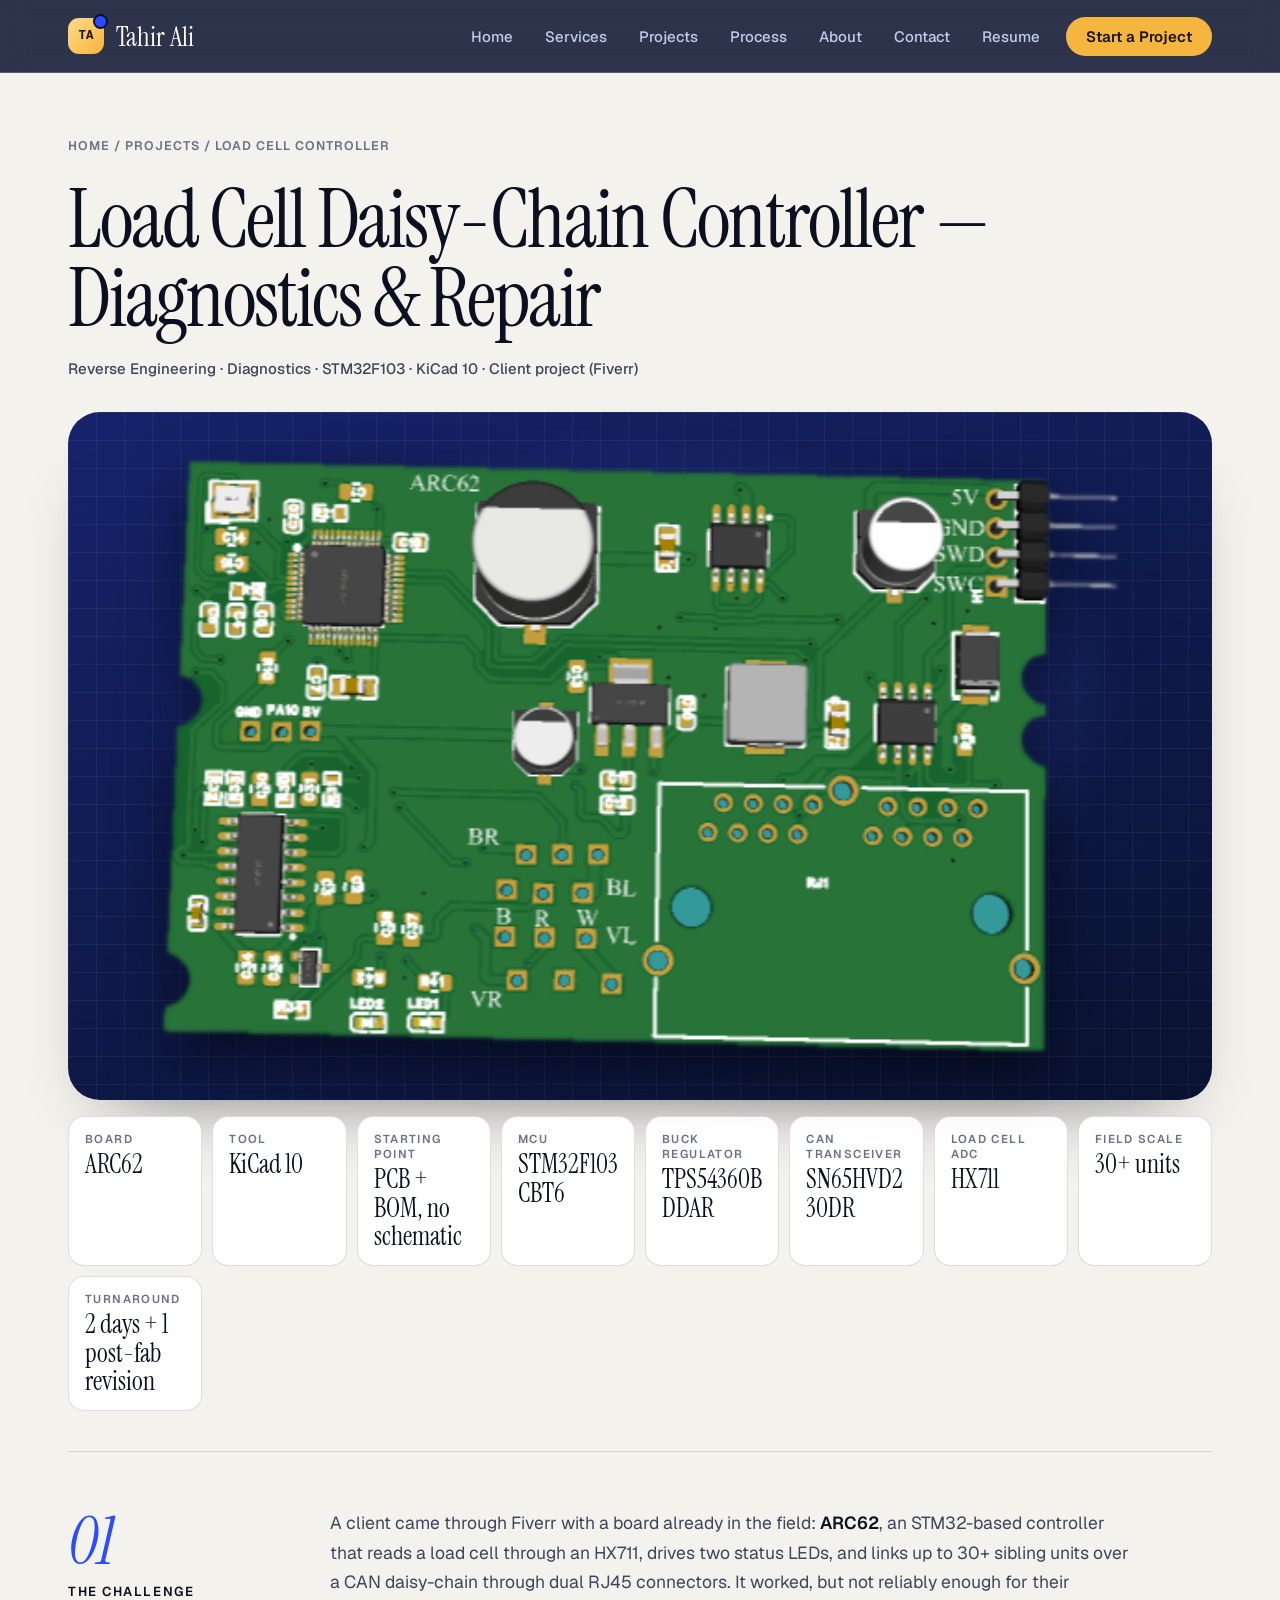
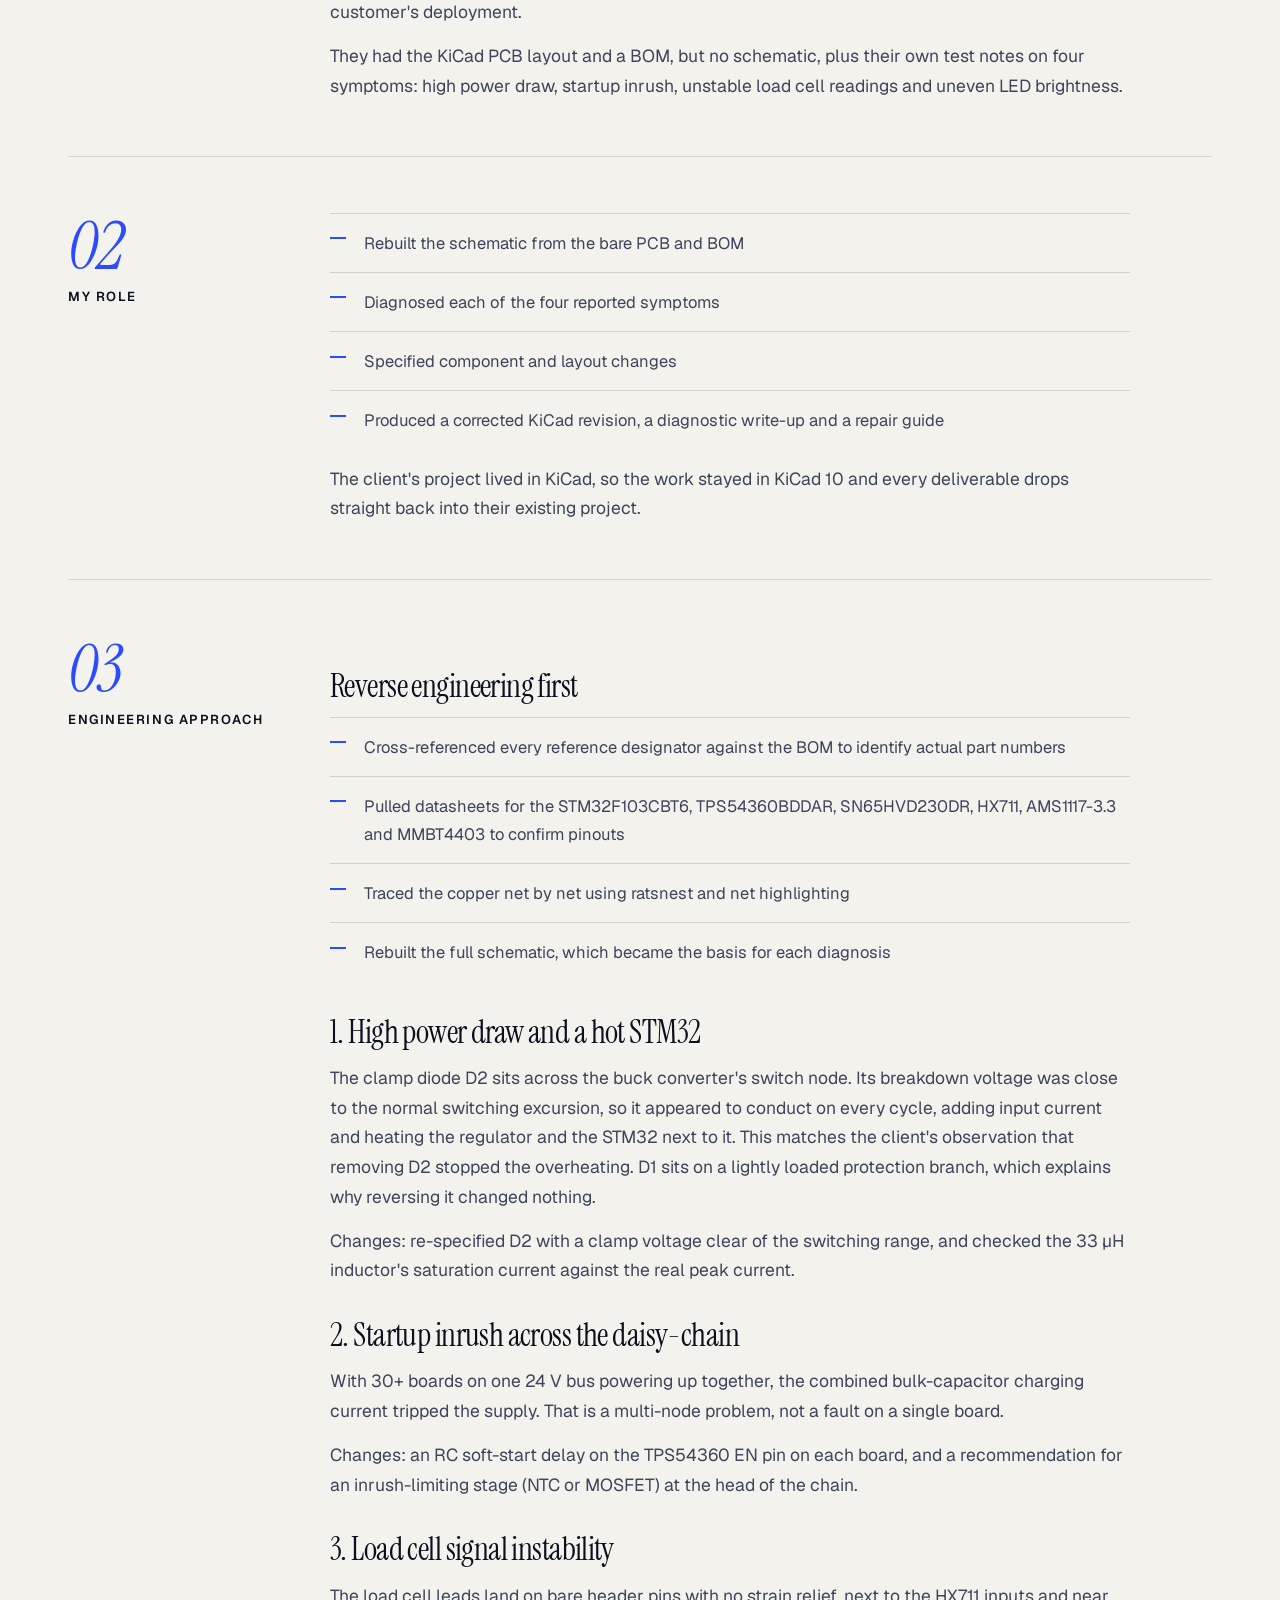
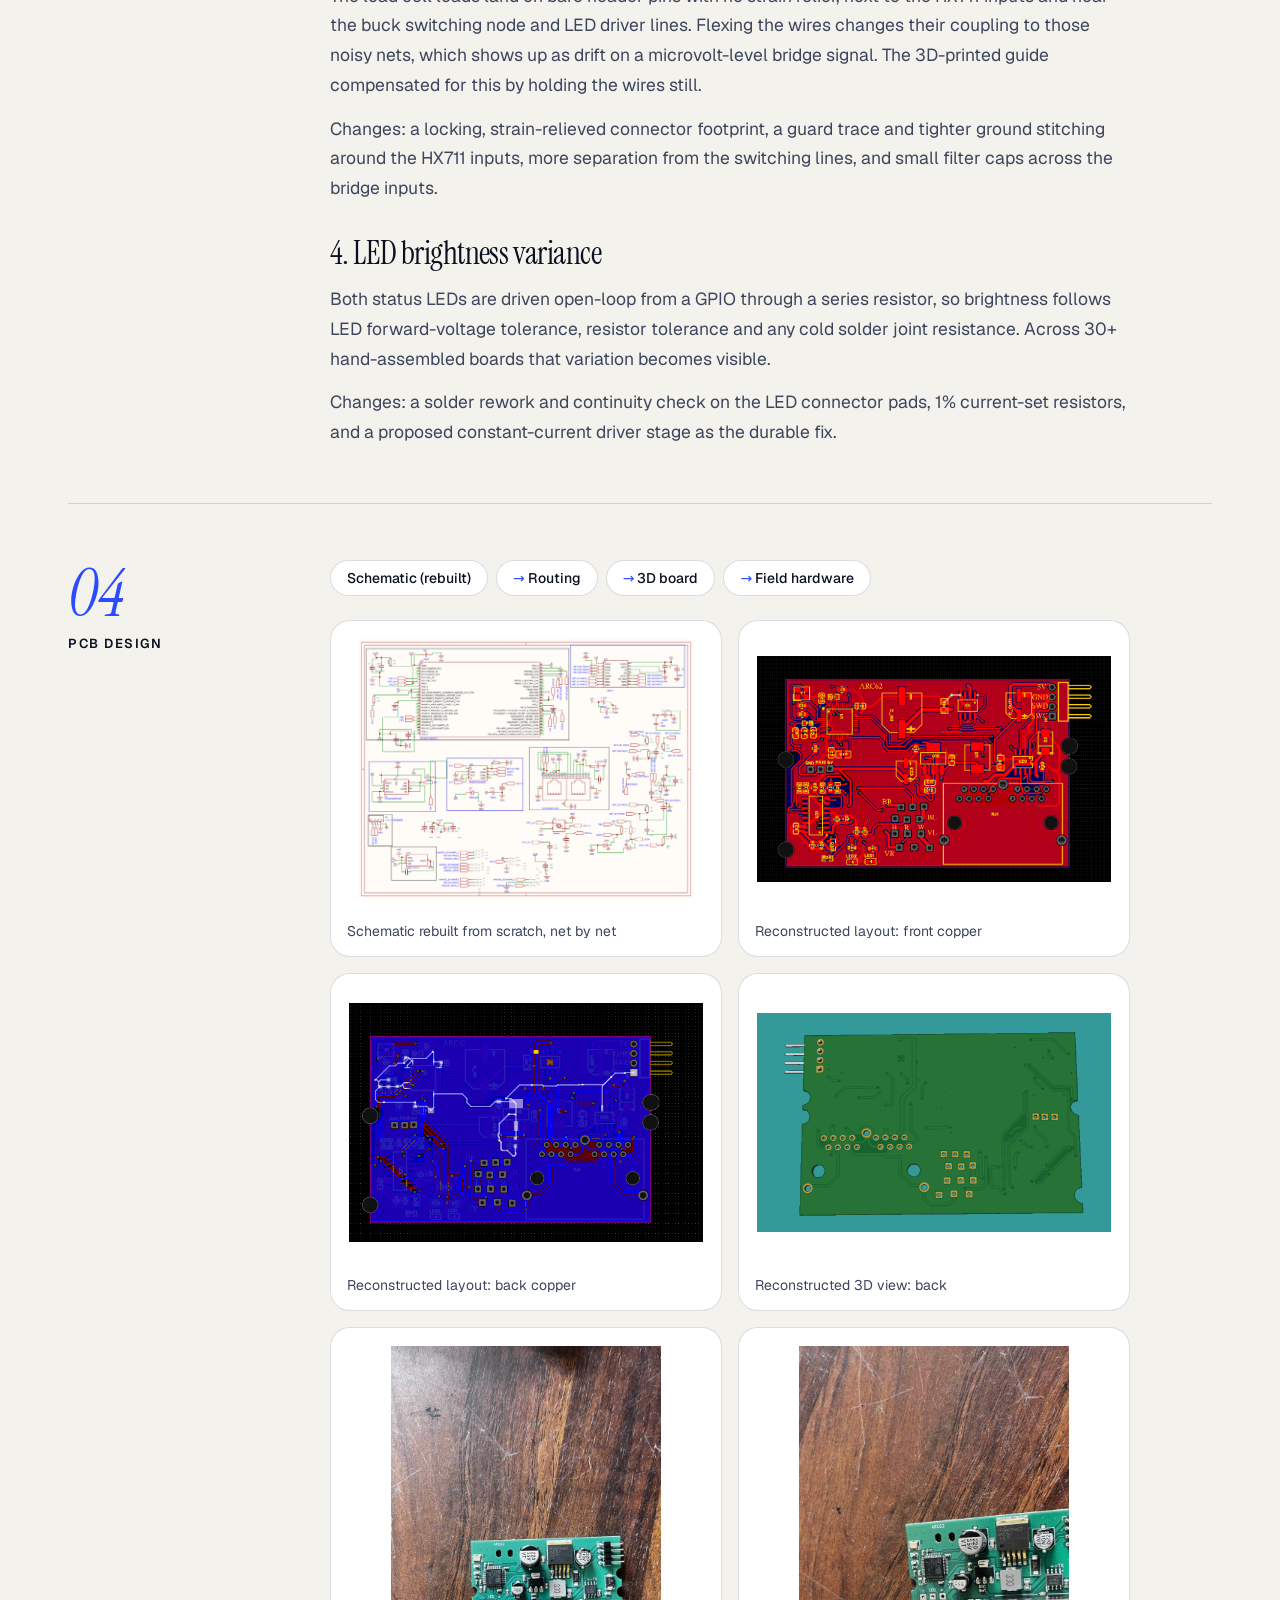
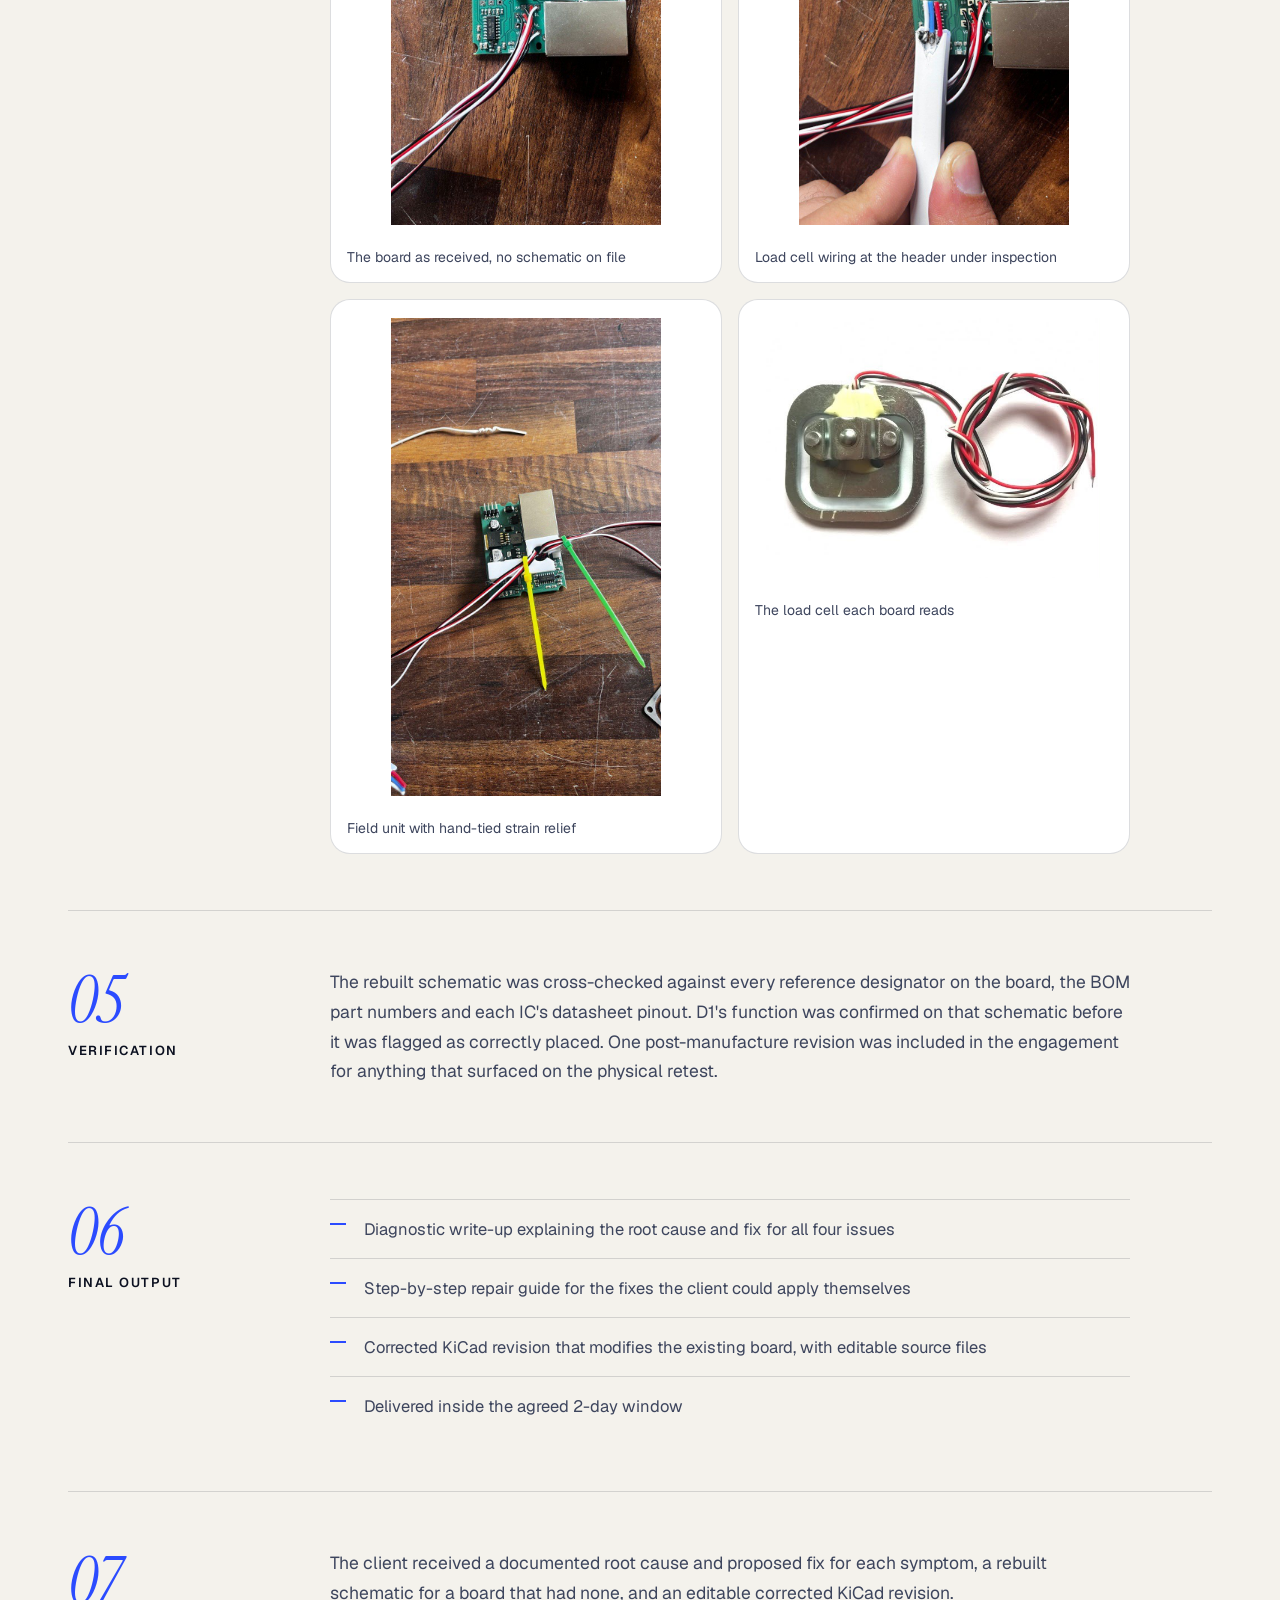
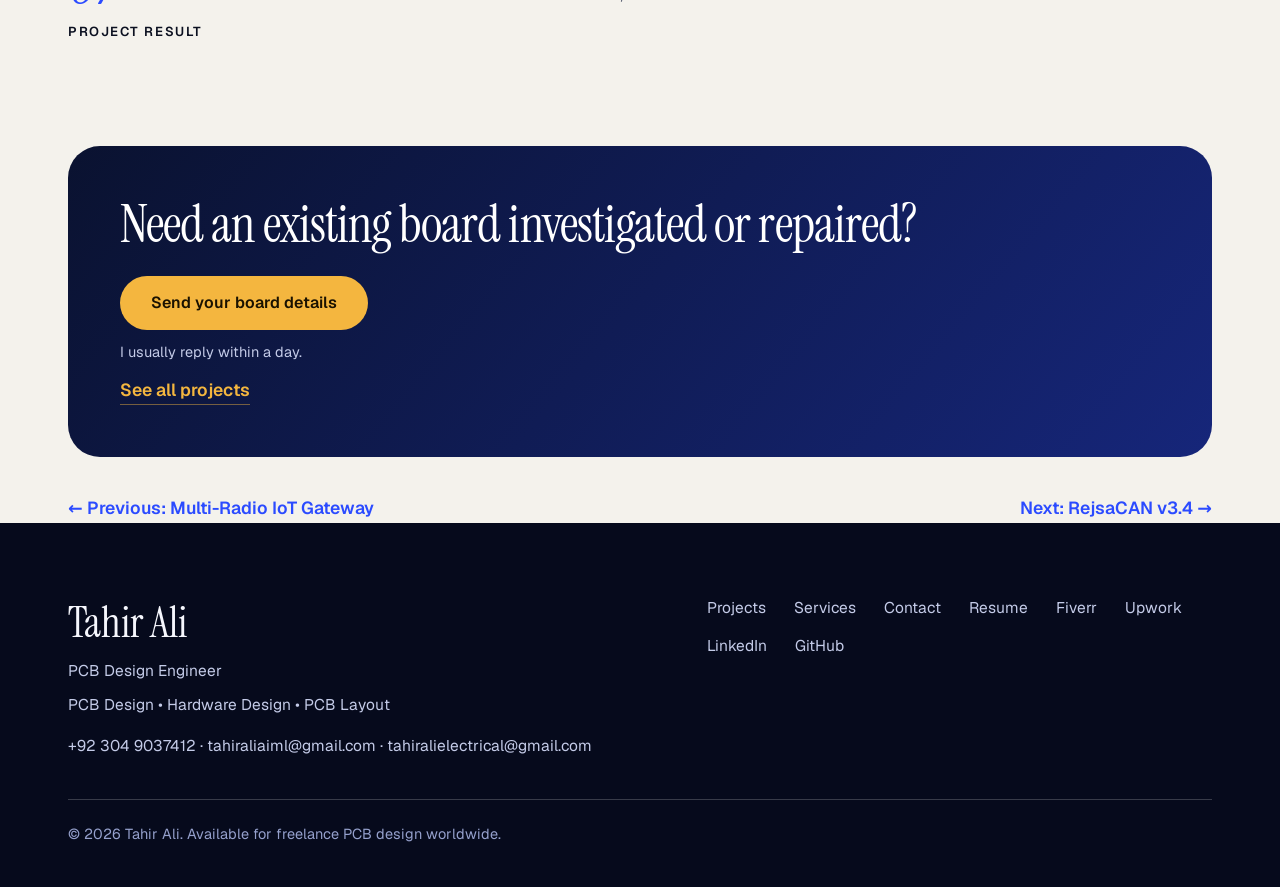
<file: projects/arc62-loadcell-repair.html>
<!DOCTYPE html>
<html lang="en"><head><meta charset="UTF-8"><meta name="viewport" content="width=device-width, initial-scale=1">
<title>Load Cell Daisy-Chain Controller — Diagnostics &amp; Repair | Tahir Ali, PCB Design Engineer</title><meta name="description" content="Reverse-engineered an undocumented STM32 load-cell controller (ARC62) from PCB and BOM, diagnosed four field issues and delivered a corrected KiCad revision.">
<meta name="theme-color" content="#0a1230">
<meta property="og:type" content="website"><meta property="og:title" content="Load Cell Daisy-Chain Controller — Diagnostics &amp; Repair | Tahir Ali, PCB Design Engineer"><meta property="og:description" content="Reverse-engineered an undocumented STM32 load-cell controller (ARC62) from PCB and BOM, diagnosed four field issues and delivered a corrected KiCad revision."><meta property="og:image" content="../images/arc62-3d-front.png">
<meta name="twitter:card" content="summary_large_image">
<script>document.documentElement.className="js"</script>
<link rel="preload" href="../fonts/display.woff2" as="font" type="font/woff2" crossorigin><link rel="preload" href="../fonts/body.woff2" as="font" type="font/woff2" crossorigin>
<link rel="stylesheet" href="../styles.css"></head><body><a class="skip" href="#main">Skip to content</a>
<header class="site-header"><nav class="nav" aria-label="Main">
<a href="../index.html" class="brand"><span class="chip" aria-hidden="true">TA</span>Tahir Ali</a>
<button class="nav-toggle" id="navToggle" aria-label="Menu" aria-expanded="false" aria-controls="navLinks"><span></span></button>
<ul class="nav-links" id="navLinks">
<li><a href="../index.html#home">Home</a></li><li><a href="../index.html#services">Services</a></li><li><a href="../index.html#work">Projects</a></li><li><a href="../index.html#process">Process</a></li><li><a href="../index.html#about">About</a></li><li><a href="../index.html#contact">Contact</a></li>
<li><a href="../Tahir_Ali_Resume.pdf" download>Resume</a></li>
<li><a class="nav-cta" href="../index.html#contact">Start a Project</a></li>
</ul></nav></header><main id="main"><div class="wrap">
<div class="ph-hero"><p class="crumb"><a href="../index.html">Home</a> / <a href="../index.html#work">Projects</a> / Load Cell Controller</p>
<h1>Load Cell Daisy-Chain Controller — Diagnostics & Repair</h1><p class="meta">Reverse Engineering · Diagnostics · STM32F103 · KiCad 10 · Client project (Fiverr)</p>
<div class="big"><img src="../images/cut/arc62-3d-front.png" alt="Reconstructed 3D render of the ARC62 load cell controller board, front side with silkscreen labels" width="579" height="412" fetchpriority="high"></div>
<dl class="tb"><div><dt>Board</dt><dd>ARC62</dd></div><div><dt>Tool</dt><dd>KiCad 10</dd></div><div><dt>Starting point</dt><dd>PCB + BOM, no schematic</dd></div><div><dt>MCU</dt><dd>STM32F103CBT6</dd></div><div><dt>Buck regulator</dt><dd>TPS54360BDDAR</dd></div><div><dt>CAN transceiver</dt><dd>SN65HVD230DR</dd></div><div><dt>Load cell ADC</dt><dd>HX711</dd></div><div><dt>Field scale</dt><dd>30+ units</dd></div><div><dt>Turnaround</dt><dd>2 days + 1 post-fab revision</dd></div></dl></div>
<section class="cs"><div class="cs-grid"><h2><b>01</b>The challenge</h2><div class="prose"><p>A client came through Fiverr with a board already in the field: <strong>ARC62</strong>, an STM32-based controller that reads a load cell through an HX711, drives two status LEDs, and links up to 30+ sibling units over a CAN daisy-chain through dual RJ45 connectors. It worked, but not reliably enough for their customer's deployment.</p><p>They had the KiCad PCB layout and a BOM, but no schematic, plus their own test notes on four symptoms: high power draw, startup inrush, unstable load cell readings and uneven LED brightness.</p></div></div></section>
<section class="cs"><div class="cs-grid"><h2><b>02</b>My role</h2><div class="prose"><ul class="list"><li>Rebuilt the schematic from the bare PCB and BOM</li><li>Diagnosed each of the four reported symptoms</li><li>Specified component and layout changes</li><li>Produced a corrected KiCad revision, a diagnostic write-up and a repair guide</li></ul><p>The client's project lived in KiCad, so the work stayed in KiCad 10 and every deliverable drops straight back into their existing project.</p></div></div></section>
<section class="cs"><div class="cs-grid"><h2><b>03</b>Engineering approach</h2><div class="prose"><h3>Reverse engineering first</h3><ul class="list"><li>Cross-referenced every reference designator against the BOM to identify actual part numbers</li><li>Pulled datasheets for the STM32F103CBT6, TPS54360BDDAR, SN65HVD230DR, HX711, AMS1117-3.3 and MMBT4403 to confirm pinouts</li><li>Traced the copper net by net using ratsnest and net highlighting</li><li>Rebuilt the full schematic, which became the basis for each diagnosis</li></ul><h3>1. High power draw and a hot STM32</h3><p>The clamp diode D2 sits across the buck converter's switch node. Its breakdown voltage was close to the normal switching excursion, so it appeared to conduct on every cycle, adding input current and heating the regulator and the STM32 next to it. This matches the client's observation that removing D2 stopped the overheating. D1 sits on a lightly loaded protection branch, which explains why reversing it changed nothing.</p><p>Changes: re-specified D2 with a clamp voltage clear of the switching range, and checked the 33 µH inductor's saturation current against the real peak current.</p><h3>2. Startup inrush across the daisy-chain</h3><p>With 30+ boards on one 24 V bus powering up together, the combined bulk-capacitor charging current tripped the supply. That is a multi-node problem, not a fault on a single board.</p><p>Changes: an RC soft-start delay on the TPS54360 EN pin on each board, and a recommendation for an inrush-limiting stage (NTC or MOSFET) at the head of the chain.</p><h3>3. Load cell signal instability</h3><p>The load cell leads land on bare header pins with no strain relief, next to the HX711 inputs and near the buck switching node and LED driver lines. Flexing the wires changes their coupling to those noisy nets, which shows up as drift on a microvolt-level bridge signal. The 3D-printed guide compensated for this by holding the wires still.</p><p>Changes: a locking, strain-relieved connector footprint, a guard trace and tighter ground stitching around the HX711 inputs, more separation from the switching lines, and small filter caps across the bridge inputs.</p><h3>4. LED brightness variance</h3><p>Both status LEDs are driven open-loop from a GPIO through a series resistor, so brightness follows LED forward-voltage tolerance, resistor tolerance and any cold solder joint resistance. Across 30+ hand-assembled boards that variation becomes visible.</p><p>Changes: a solder rework and continuity check on the LED connector pads, 1% current-set resistors, and a proposed constant-current driver stage as the durable fix.</p></div></div></section>
<section class="cs"><div class="cs-grid"><h2><b>04</b>PCB design</h2><div class="prose"><div class="stages"><span>Schematic (rebuilt)</span><span>Routing</span><span>3D board</span><span>Field hardware</span></div><div class="shots"><figure class="shot"><img src="../images/arc62-schematic.png" alt="Reconstructed schematic of the ARC62 load cell controller, rebuilt net by net from the bare PCB and BOM in KiCad" width="1400" height="1085" loading="lazy" decoding="async"><figcaption>Schematic rebuilt from scratch, net by net</figcaption></figure><figure class="shot"><img src="../images/arc62-routing-front.png" alt="Reverse-engineered front copper layer routing of the ARC62 board" width="924" height="591" loading="lazy" decoding="async"><figcaption>Reconstructed layout: front copper</figcaption></figure><figure class="shot"><img src="../images/arc62-routing-back.png" alt="Reverse-engineered back copper layer routing of the ARC62 board" width="600" height="406" loading="lazy" decoding="async"><figcaption>Reconstructed layout: back copper</figcaption></figure><figure class="shot"><img src="../images/arc62-3d-back-pads.png" alt="Reconstructed 3D render of the ARC62 board, back side pad layout" width="604" height="375" loading="lazy" decoding="async"><figcaption>Reconstructed 3D view: back</figcaption></figure><figure class="shot"><img src="../images/arc62-photo-top.jpg" alt="ARC62 load cell controller PCB, assembled, top view on a workbench" width="720" height="1280" class="tall" loading="lazy" decoding="async"><figcaption>The board as received, no schematic on file</figcaption></figure><figure class="shot"><img src="../images/arc62-photo-connector.jpg" alt="Close-up of the load cell wire bundle soldered to the PCB header" width="720" height="1280" class="tall" loading="lazy" decoding="async"><figcaption>Load cell wiring at the header under inspection</figcaption></figure><figure class="shot"><img src="../images/arc62-pcb-assembly-ties.jpg" alt="Assembled PCB with wiring harness secured by cable ties" width="720" height="1280" class="tall" loading="lazy" decoding="async"><figcaption>Field unit with hand-tied strain relief</figcaption></figure><figure class="shot"><img src="../images/arc62-loadcell-bracket.jpg" alt="Load cell sensor with metal mounting bracket and wiring harness" width="600" height="466" loading="lazy" decoding="async"><figcaption>The load cell each board reads</figcaption></figure></div></div></div></section>
<section class="cs"><div class="cs-grid"><h2><b>05</b>Verification</h2><div class="prose"><p>The rebuilt schematic was cross-checked against every reference designator on the board, the BOM part numbers and each IC's datasheet pinout. D1's function was confirmed on that schematic before it was flagged as correctly placed. One post-manufacture revision was included in the engagement for anything that surfaced on the physical retest.</p></div></div></section>
<section class="cs"><div class="cs-grid"><h2><b>06</b>Final output</h2><div class="prose"><ul class="list"><li>Diagnostic write-up explaining the root cause and fix for all four issues</li><li>Step-by-step repair guide for the fixes the client could apply themselves</li><li>Corrected KiCad revision that modifies the existing board, with editable source files</li><li>Delivered inside the agreed 2-day window</li></ul></div></div></section>
<section class="cs"><div class="cs-grid"><h2><b>07</b>Project result</h2><div class="prose"><p>The client received a documented root cause and proposed fix for each symptom, a rebuilt schematic for a board that had none, and an editable corrected KiCad revision.</p></div></div></section>
<div class="end"><h2>Need an existing board investigated or repaired?</h2><div class="endcta"><a class="btn btn-primary" href="../index.html#contact">Send your board details</a><span>I usually reply within a day.</span><a class="link" href="../index.html#work">See all projects</a></div></div>
<nav class="pn" aria-label="Project navigation"><a href="multi-radio-gateway-layout.html">← Previous: Multi-Radio IoT Gateway</a><a href="rejsacan-v3-redesign.html">Next: RejsaCAN v3.4 →</a></nav>
</div></main><footer><div class="wrap"><div class="foot">
<div><strong>Tahir Ali</strong><p>PCB Design Engineer</p><p>PCB Design • Hardware Design • PCB Layout</p><p class="fcontact"><a href="tel:+923049037412">+92 304 9037412</a> · <a href="mailto:tahiraliaiml@gmail.com">tahiraliaiml@gmail.com</a> · <a href="mailto:tahiralielectrical@gmail.com">tahiralielectrical@gmail.com</a></p></div>
<ul>
<li><a href="../index.html#work">Projects</a></li><li><a href="../index.html#services">Services</a></li><li><a href="../index.html#contact">Contact</a></li><li><a href="../Tahir_Ali_Resume.pdf" download>Resume</a></li>
<li><a href="https://www.fiverr.com/tahircircuit?public_mode=true" target="_blank" rel="noopener">Fiverr</a></li><li><a href="https://www.upwork.com/freelancers/~01393ea75067305202?viewMode=1" target="_blank" rel="noopener">Upwork</a></li><li><a href="https://www.linkedin.com/in/tahir-ali-7430803a5/" target="_blank" rel="noopener">LinkedIn</a></li><li><a href="https://github.com/tahiriii-ai" target="_blank" rel="noopener">GitHub</a></li>
</ul></div><p class="copy">© 2026 Tahir Ali. Available for freelance PCB design worldwide.</p></div></footer>
<a class="fab" href="../index.html#contact">Start a Project</a>
<script src="../script.js"></script></body></html>
</file>
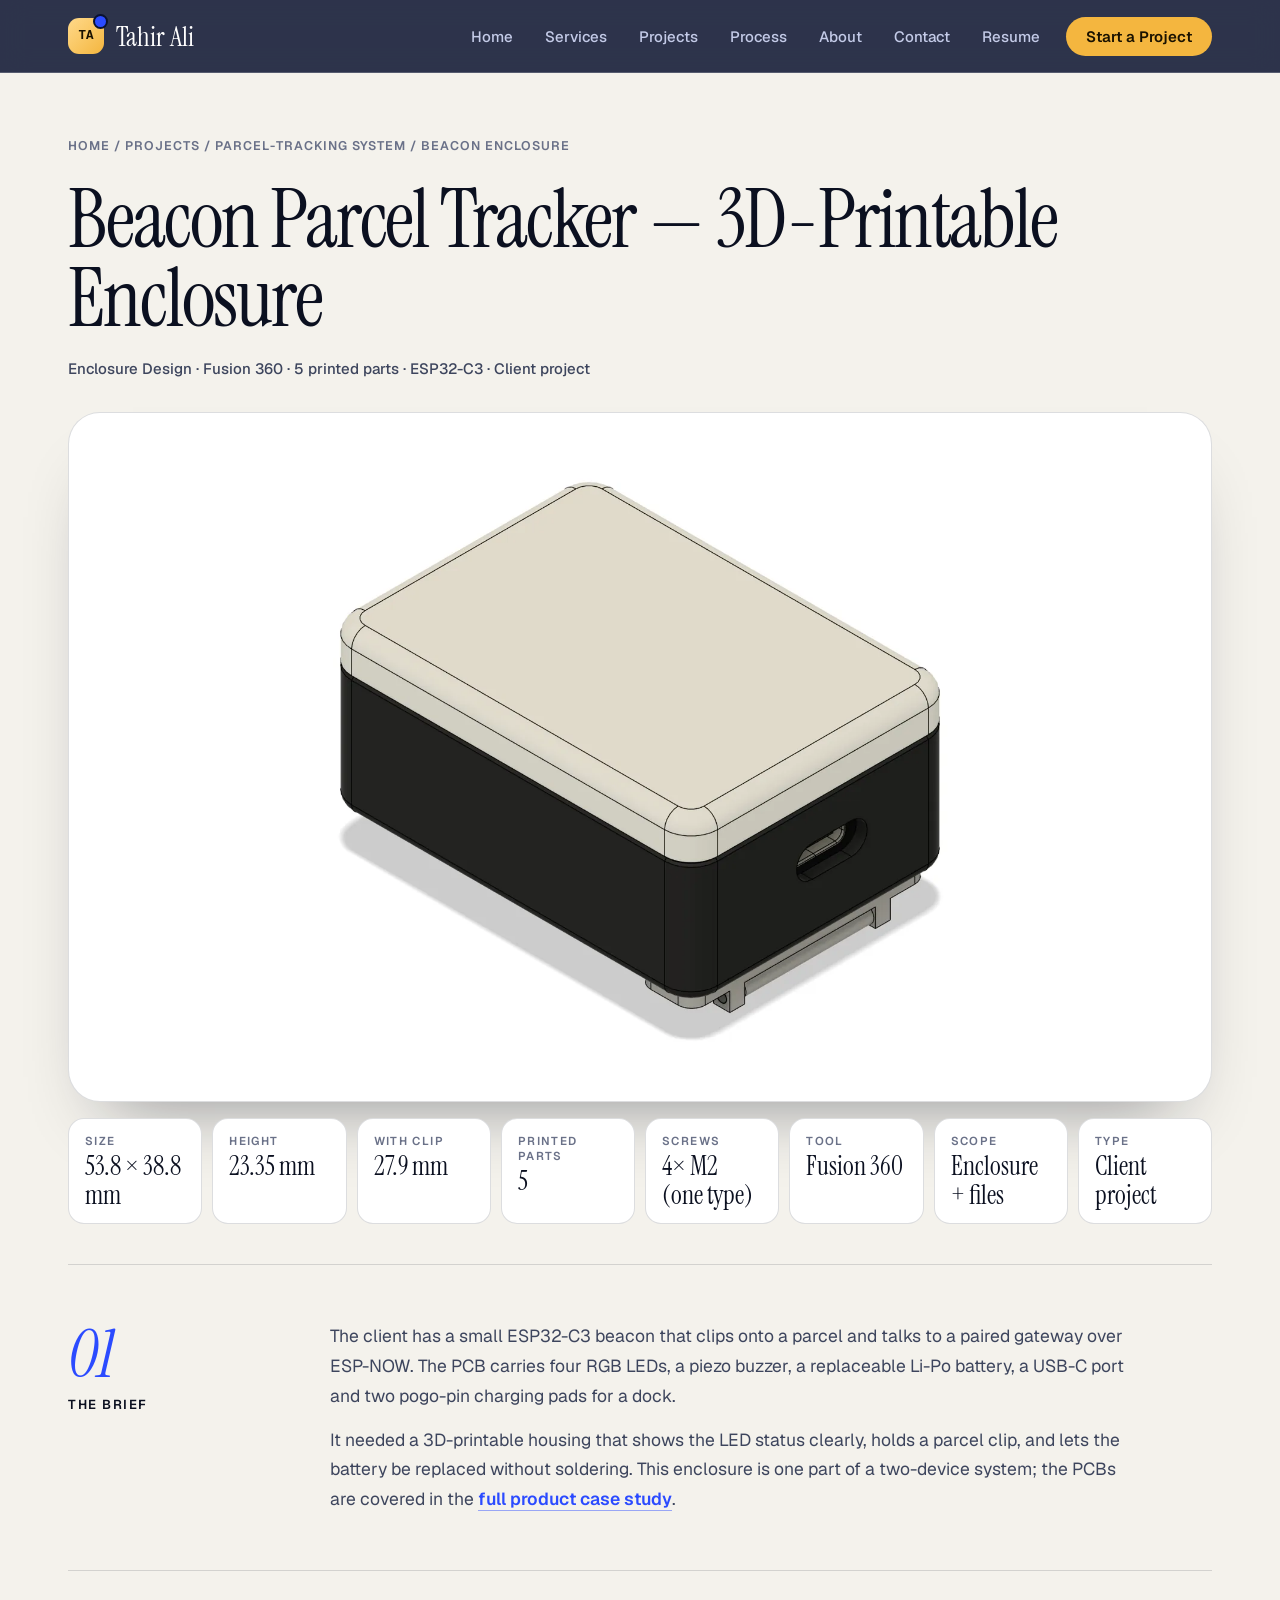
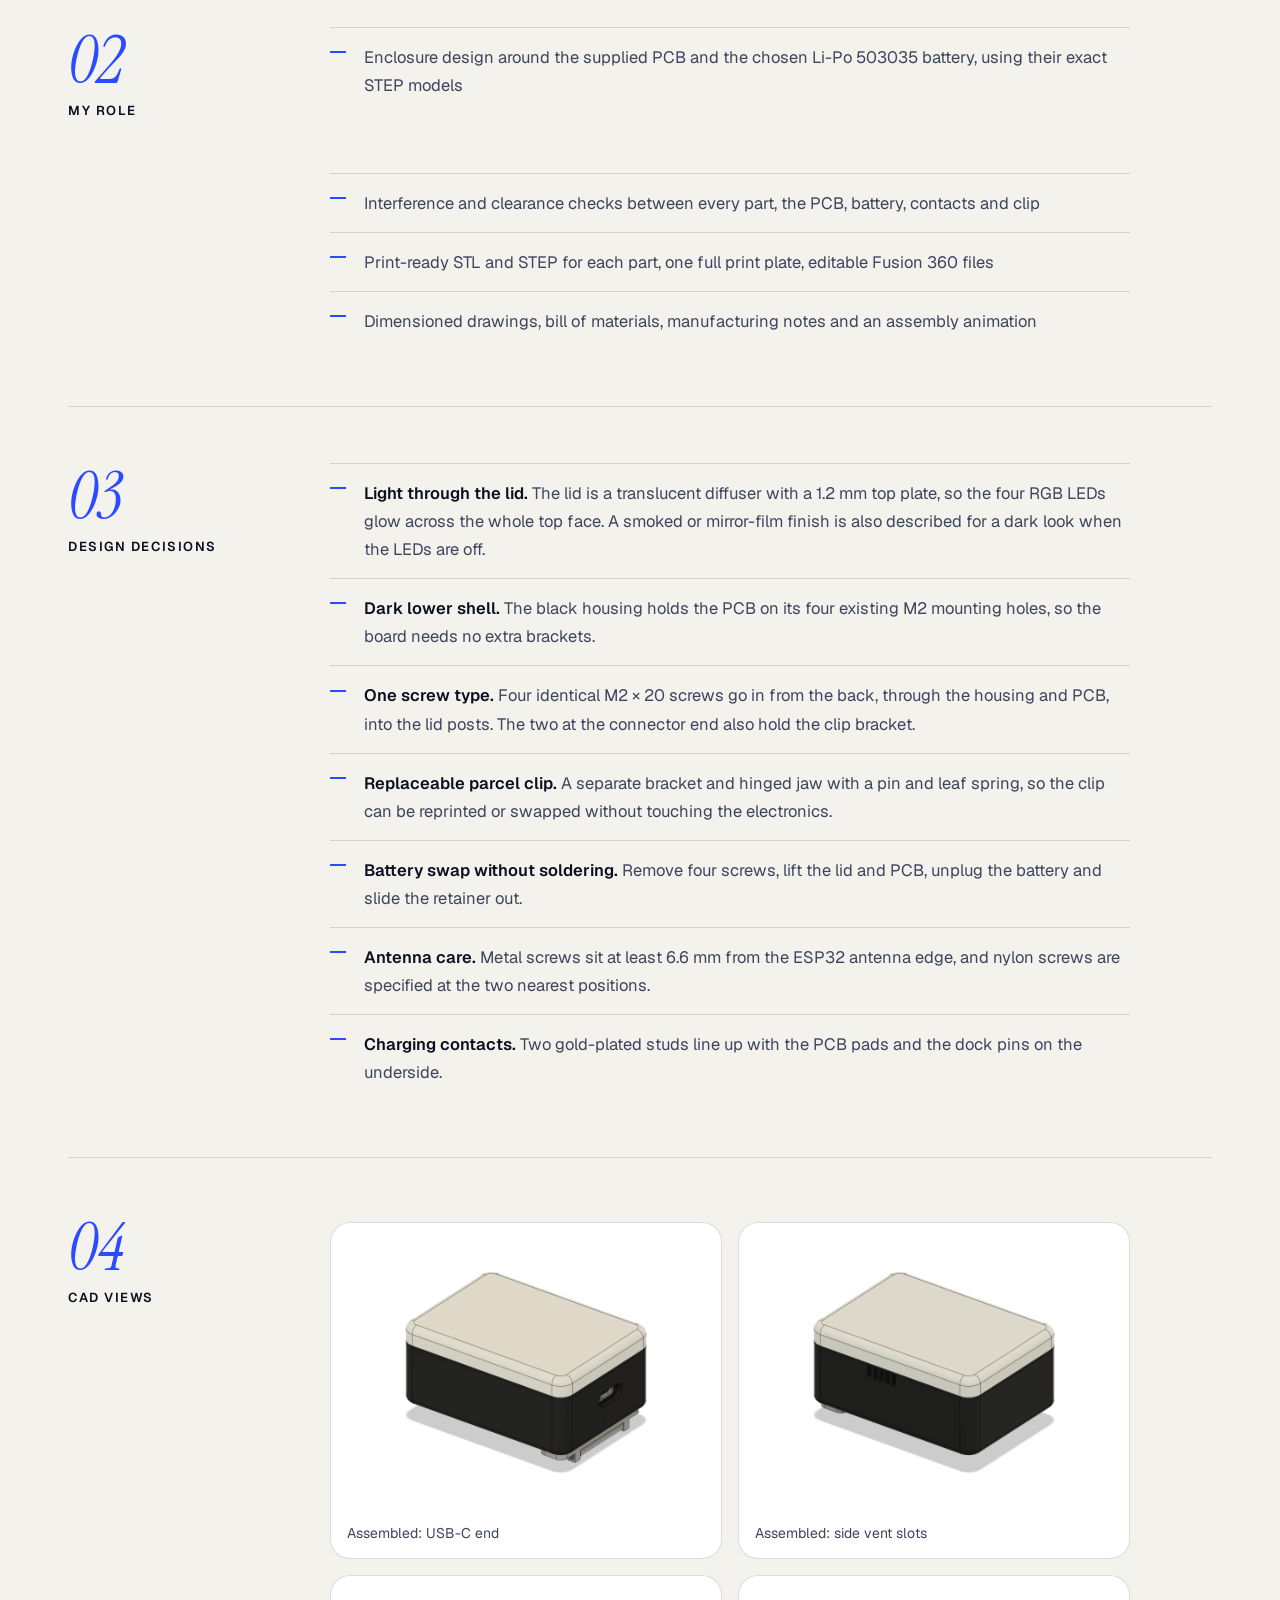
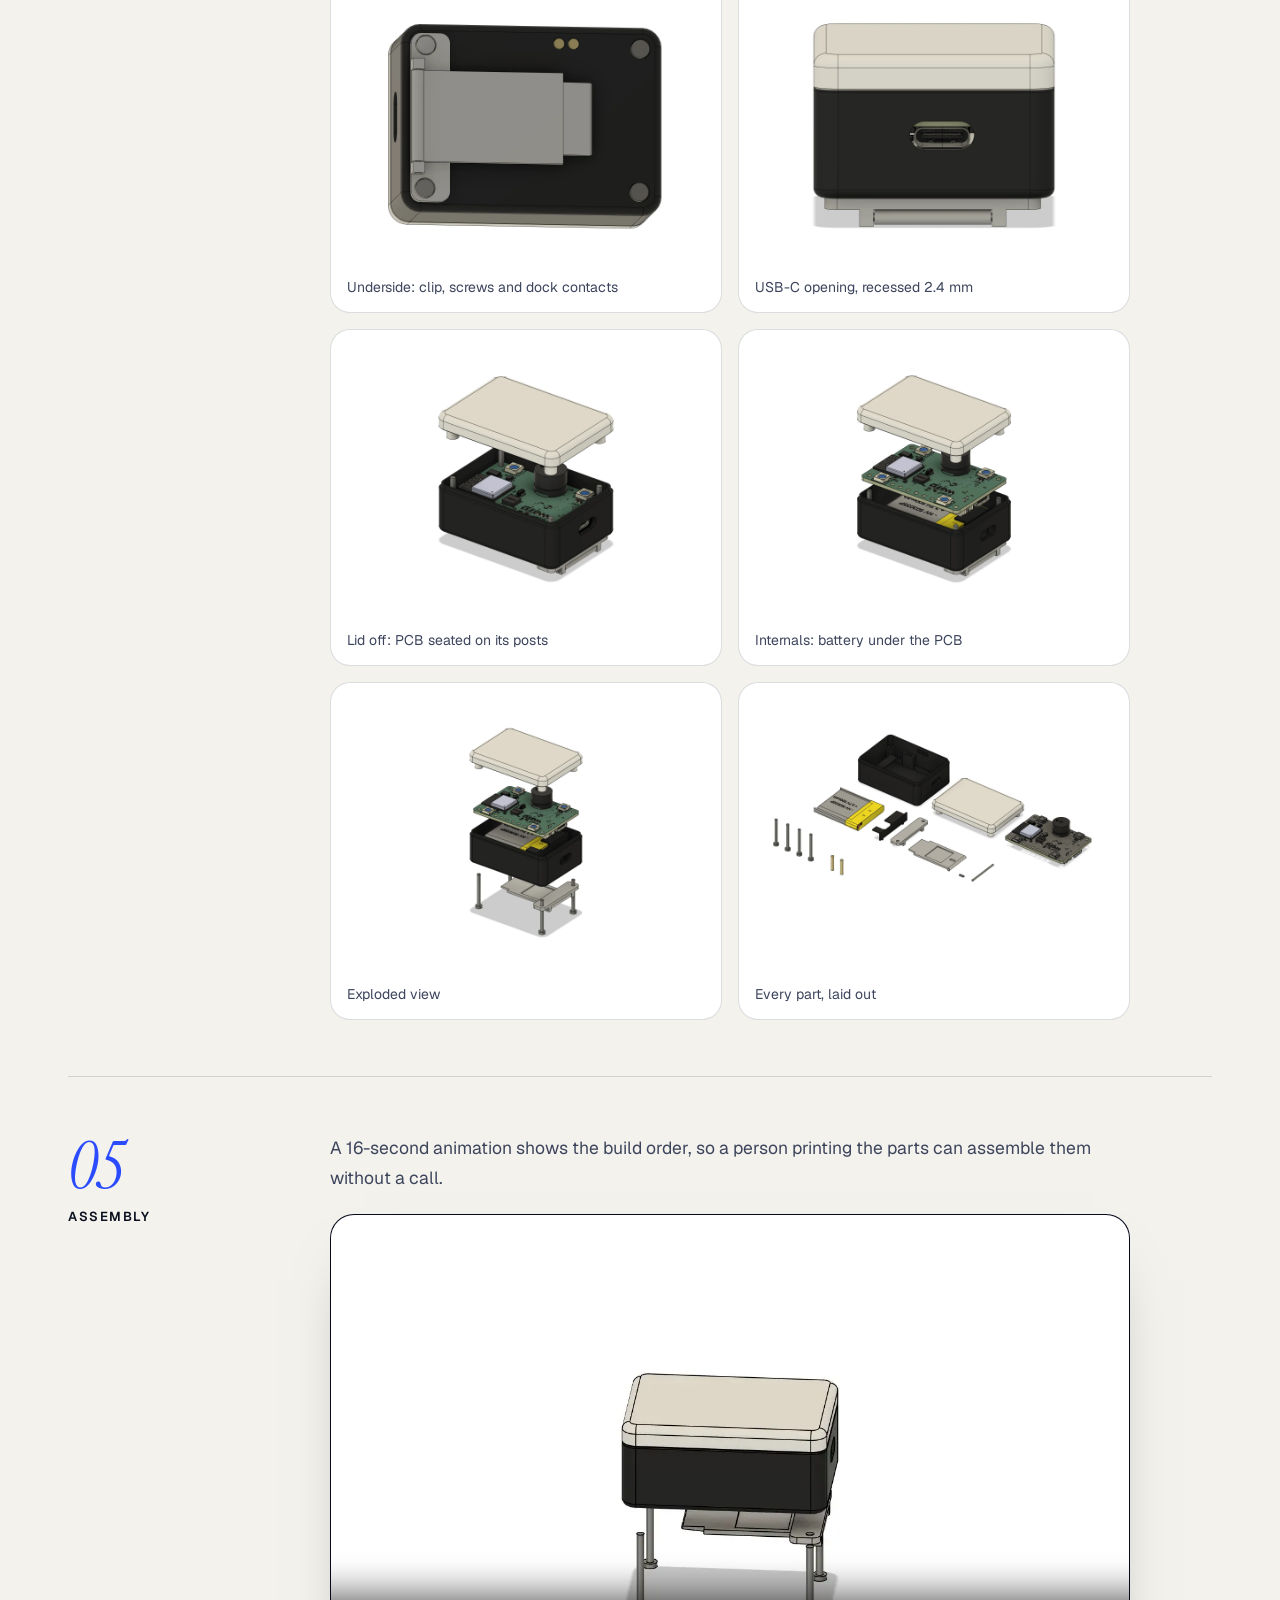
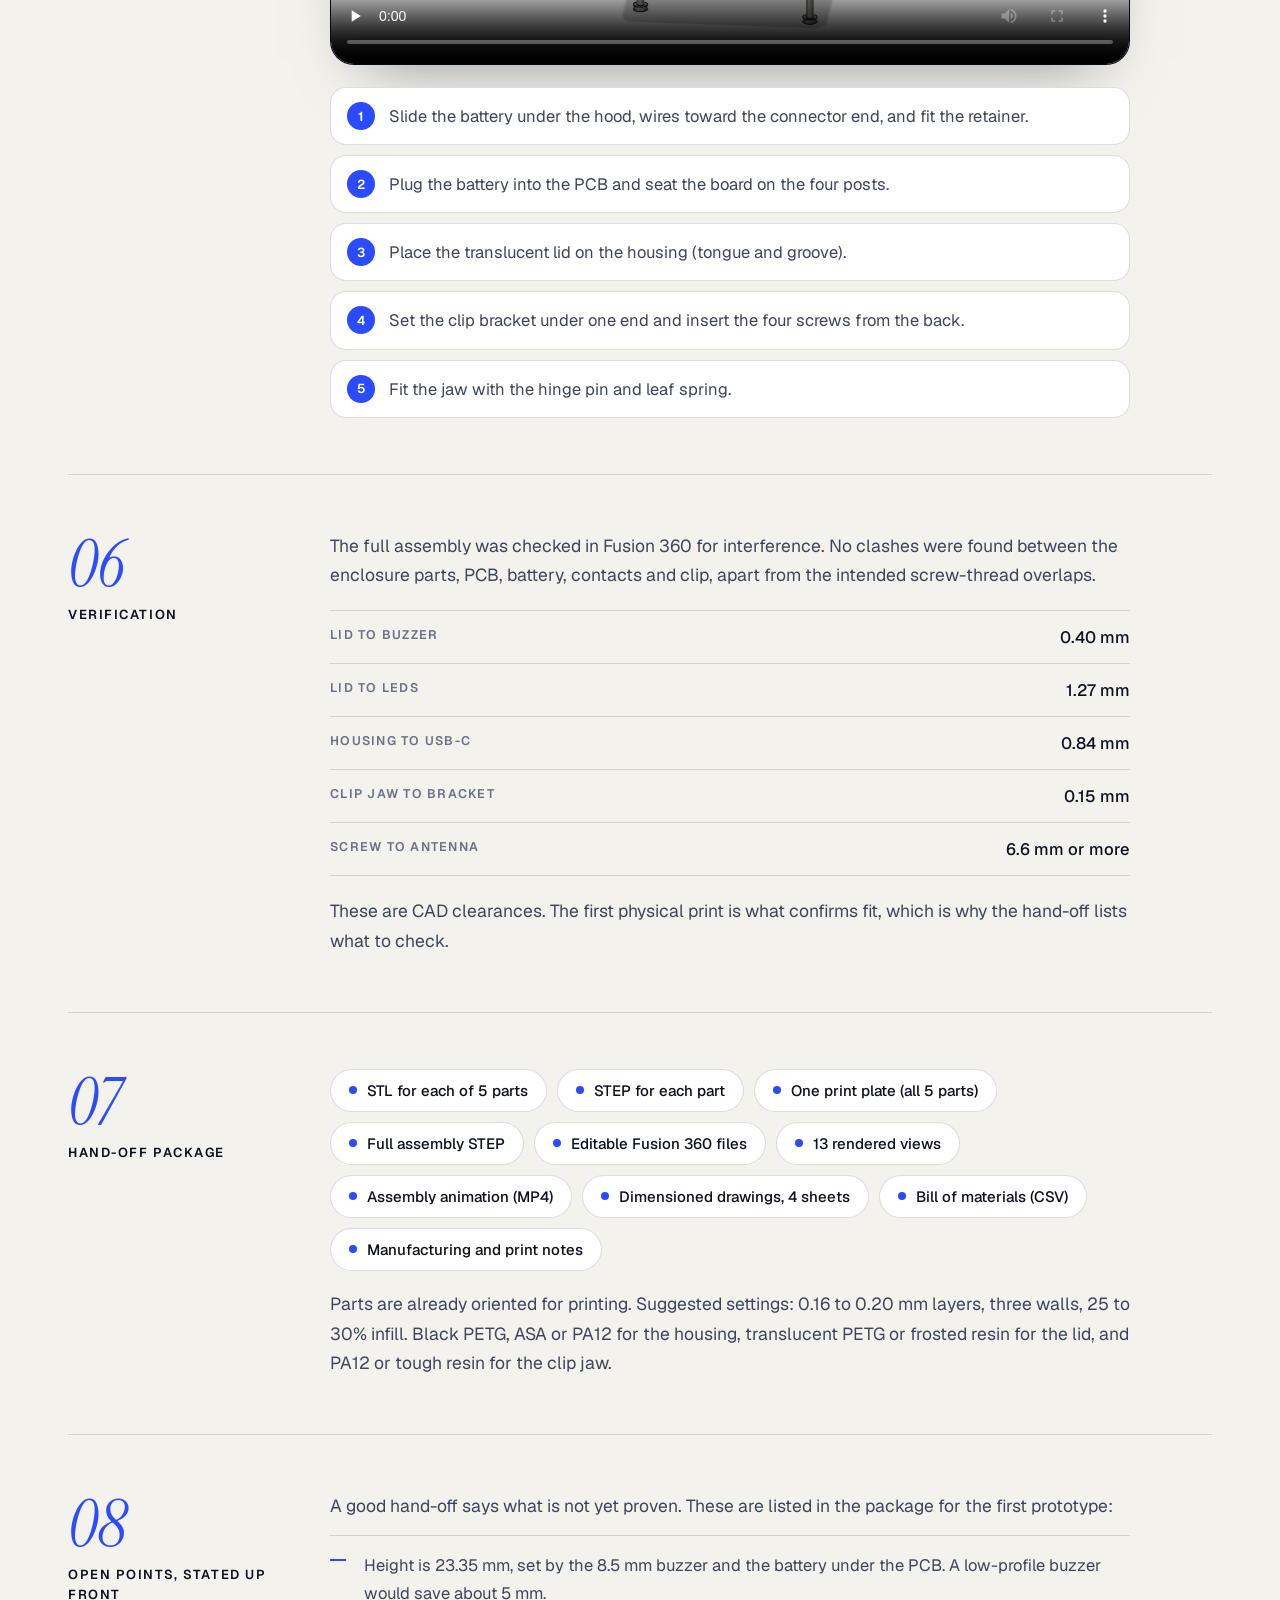
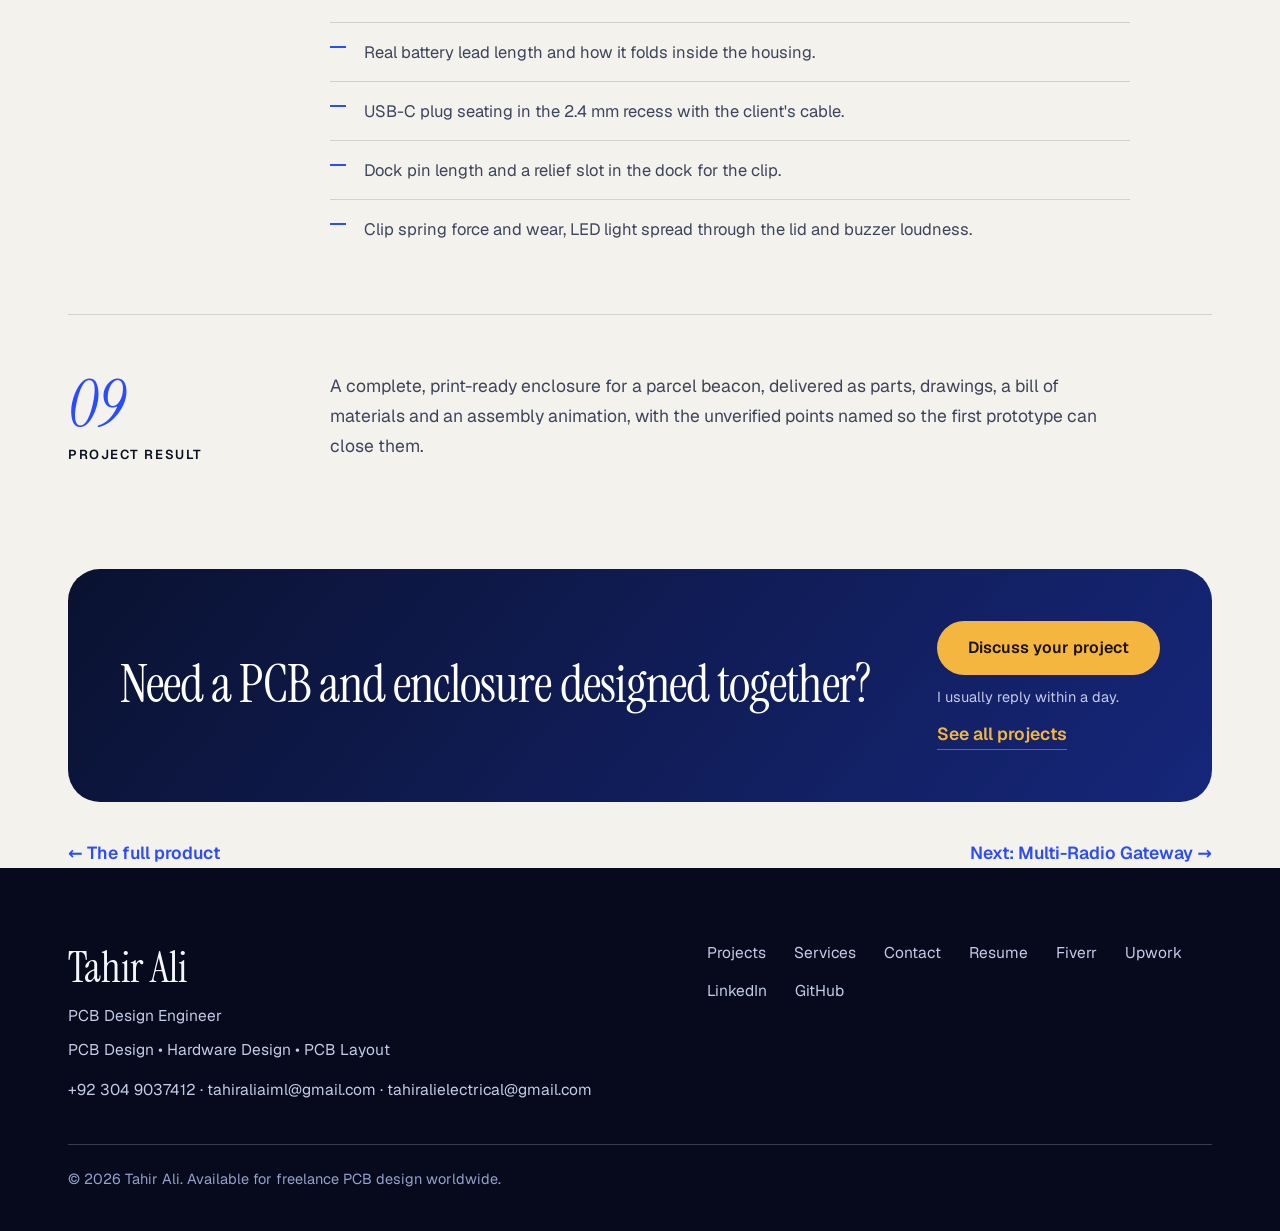
<file: projects/beacon-enclosure-design.html>
<!DOCTYPE html>
<html lang="en"><head><meta charset="UTF-8"><meta name="viewport" content="width=device-width, initial-scale=1">
<title>Beacon Parcel Tracker — 3D-Printable Enclosure Design | Tahir Ali, PCB Design Engineer</title><meta name="description" content="Custom enclosure for an ESP32-C3 parcel-tracking beacon: five 3D-printable parts, diffuser lid for 4 RGB LEDs, replaceable parcel clip, pogo-pin dock contacts. Designed in Fusion 360 with STL, STEP, drawings and assembly animation.">
<meta name="theme-color" content="#0a1230">
<meta property="og:type" content="website"><meta property="og:title" content="Beacon Parcel Tracker — 3D-Printable Enclosure Design | Tahir Ali"><meta property="og:description" content="Five-part 3D-printable enclosure for an ESP32-C3 parcel-tracking beacon, designed in Fusion 360 with a full hand-off package."><meta property="og:image" content="../images/beacon/overview.webp">
<meta name="twitter:card" content="summary_large_image">
<script>document.documentElement.className="js"</script>
<link rel="preload" href="../fonts/display.woff2" as="font" type="font/woff2" crossorigin><link rel="preload" href="../fonts/body.woff2" as="font" type="font/woff2" crossorigin>
<link rel="stylesheet" href="../styles.css"></head><body><a class="skip" href="#main">Skip to content</a>
<header class="site-header"><nav class="nav" aria-label="Main">
<a href="../index.html" class="brand"><span class="chip" aria-hidden="true">TA</span>Tahir Ali</a>
<button class="nav-toggle" id="navToggle" aria-label="Menu" aria-expanded="false" aria-controls="navLinks"><span></span></button>
<ul class="nav-links" id="navLinks">
<li><a href="../index.html#home">Home</a></li><li><a href="../index.html#services">Services</a></li><li><a href="../index.html#work">Projects</a></li><li><a href="../index.html#process">Process</a></li><li><a href="../index.html#about">About</a></li><li><a href="../index.html#contact">Contact</a></li>
<li><a href="../Tahir_Ali_Resume.pdf" download>Resume</a></li>
<li><a class="nav-cta" href="../index.html#contact">Start a Project</a></li>
</ul></nav></header><main id="main"><div class="wrap">
<div class="ph-hero"><p class="crumb"><a href="../index.html">Home</a> / <a href="../index.html#work">Projects</a> / <a href="parcel-tracking-system.html">Parcel-Tracking System</a> / Beacon Enclosure</p>
<h1>Beacon Parcel Tracker — 3D-Printable Enclosure</h1><p class="meta">Enclosure Design · Fusion 360 · 5 printed parts · ESP32-C3 · Client project</p>
<div class="big light"><img src="../images/beacon/overview.webp" alt="Assembled Beacon enclosure: black lower housing with a translucent diffuser lid and a USB-C opening on the end face" width="1600" height="1067" fetchpriority="high"></div>
<dl class="tb"><div><dt>Size</dt><dd>53.8 × 38.8 mm</dd></div><div><dt>Height</dt><dd>23.35 mm</dd></div><div><dt>With clip</dt><dd>27.9 mm</dd></div><div><dt>Printed parts</dt><dd>5</dd></div><div><dt>Screws</dt><dd>4× M2 (one type)</dd></div><div><dt>Tool</dt><dd>Fusion 360</dd></div><div><dt>Scope</dt><dd>Enclosure + files</dd></div><div><dt>Type</dt><dd>Client project</dd></div></dl></div>

<section class="cs"><div class="cs-grid"><h2><b>01</b>The brief</h2><div class="prose"><p>The client has a small ESP32-C3 beacon that clips onto a parcel and talks to a paired gateway over ESP-NOW. The PCB carries four RGB LEDs, a piezo buzzer, a replaceable Li-Po battery, a USB-C port and two pogo-pin charging pads for a dock.</p><p>It needed a 3D-printable housing that shows the LED status clearly, holds a parcel clip, and lets the battery be replaced without soldering. This enclosure is one part of a two-device system; the PCBs are covered in the <a class="link" href="parcel-tracking-system.html">full product case study</a>.</p></div></div></section>

<section class="cs"><div class="cs-grid"><h2><b>02</b>My role</h2><div class="prose"><ul class="list"><li>Enclosure design around the supplied PCB and the chosen Li-Po 503035 battery, using their exact STEP models</li><li>Five-part print design: lower housing, diffuser lid, clip bracket, clip jaw, battery retainer</li><li>Interference and clearance checks between every part, the PCB, battery, contacts and clip</li><li>Print-ready STL and STEP for each part, one full print plate, editable Fusion 360 files</li><li>Dimensioned drawings, bill of materials, manufacturing notes and an assembly animation</li></ul></div></div></section>

<section class="cs"><div class="cs-grid"><h2><b>03</b>Design decisions</h2><div class="prose">
<ul class="list">
<li><strong>Light through the lid.</strong> The lid is a translucent diffuser with a 1.2 mm top plate, so the four RGB LEDs glow across the whole top face. A smoked or mirror-film finish is also described for a dark look when the LEDs are off.</li>
<li><strong>Dark lower shell.</strong> The black housing holds the PCB on its four existing M2 mounting holes, so the board needs no extra brackets.</li>
<li><strong>One screw type.</strong> Four identical M2 × 20 screws go in from the back, through the housing and PCB, into the lid posts. The two at the connector end also hold the clip bracket.</li>
<li><strong>Replaceable parcel clip.</strong> A separate bracket and hinged jaw with a pin and leaf spring, so the clip can be reprinted or swapped without touching the electronics.</li>
<li><strong>Battery swap without soldering.</strong> Remove four screws, lift the lid and PCB, unplug the battery and slide the retainer out.</li>
<li><strong>Antenna care.</strong> Metal screws sit at least 6.6 mm from the ESP32 antenna edge, and nylon screws are specified at the two nearest positions.</li>
<li><strong>Charging contacts.</strong> Two gold-plated studs line up with the PCB pads and the dock pins on the underside.</li>
</ul></div></div></section>

<section class="cs"><div class="cs-grid"><h2><b>04</b>CAD views</h2><div class="prose"><div class="shots">
<figure class="shot"><img src="../images/beacon/front.webp" alt="Beacon enclosure assembled, front three-quarter view showing the USB-C opening" width="1600" height="1040" loading="lazy" decoding="async"><figcaption>Assembled: USB-C end</figcaption></figure>
<figure class="shot"><img src="../images/beacon/back.webp" alt="Beacon enclosure assembled, back view with side vent slots" width="1600" height="1040" loading="lazy" decoding="async"><figcaption>Assembled: side vent slots</figcaption></figure>
<figure class="shot"><img src="../images/beacon/bottom.webp" alt="Underside of the Beacon enclosure showing the clip bracket, hinge, four screw recesses and two gold charging contacts" width="1600" height="1040" loading="lazy" decoding="async"><figcaption>Underside: clip, screws and dock contacts</figcaption></figure>
<figure class="shot"><img src="../images/beacon/usb.webp" alt="End view of the Beacon enclosure showing the stadium-shaped USB-C opening" width="1600" height="1040" loading="lazy" decoding="async"><figcaption>USB-C opening, recessed 2.4 mm</figcaption></figure>
<figure class="shot"><img src="../images/beacon/lid-off.webp" alt="Beacon enclosure with the lid lifted, showing the PCB seated in the housing" width="1600" height="1040" loading="lazy" decoding="async"><figcaption>Lid off: PCB seated on its posts</figcaption></figure>
<figure class="shot"><img src="../images/beacon/internals.webp" alt="Beacon internals: PCB lifted above the Li-Po battery in the lower housing" width="1600" height="1040" loading="lazy" decoding="async"><figcaption>Internals: battery under the PCB</figcaption></figure>
<figure class="shot"><img src="../images/beacon/exploded.webp" alt="Exploded view of the Beacon enclosure with lid, PCB, housing, clip and screws separated" width="1600" height="1040" loading="lazy" decoding="async"><figcaption>Exploded view</figcaption></figure>
<figure class="shot"><img src="../images/beacon/parts.webp" alt="All Beacon enclosure parts laid out separately: housing, lid, PCB, battery, retainer, clip bracket, clip jaw and hardware" width="1600" height="1040" loading="lazy" decoding="async"><figcaption>Every part, laid out</figcaption></figure>
</div></div></div></section>

<section class="cs"><div class="cs-grid"><h2><b>05</b>Assembly</h2><div class="prose"><p>A 16-second animation shows the build order, so a person printing the parts can assemble them without a call.</p>
<div class="vid"><video controls preload="none" playsinline poster="../images/beacon/video-poster.webp" width="1280" height="720"><source src="../videos/beacon-assembly.mp4" type="video/mp4">Your browser can't play this video.</video></div>
<ol class="steps"><li>Slide the battery under the hood, wires toward the connector end, and fit the retainer.</li><li>Plug the battery into the PCB and seat the board on the four posts.</li><li>Place the translucent lid on the housing (tongue and groove).</li><li>Set the clip bracket under one end and insert the four screws from the back.</li><li>Fit the jaw with the hinge pin and leaf spring.</li></ol></div></div></section>

<section class="cs"><div class="cs-grid"><h2><b>06</b>Verification</h2><div class="prose"><p>The full assembly was checked in Fusion 360 for interference. No clashes were found between the enclosure parts, PCB, battery, contacts and clip, apart from the intended screw-thread overlaps.</p>
<dl class="kv"><div><dt>Lid to buzzer</dt><dd>0.40 mm</dd></div><div><dt>Lid to LEDs</dt><dd>1.27 mm</dd></div><div><dt>Housing to USB-C</dt><dd>0.84 mm</dd></div><div><dt>Clip jaw to bracket</dt><dd>0.15 mm</dd></div><div><dt>Screw to antenna</dt><dd>6.6 mm or more</dd></div></dl>
<p>These are CAD clearances. The first physical print is what confirms fit, which is why the hand-off lists what to check.</p></div></div></section>

<section class="cs"><div class="cs-grid"><h2><b>07</b>Hand-off package</h2><div class="prose"><ul class="files">
<li>STL for each of 5 parts</li><li>STEP for each part</li><li>One print plate (all 5 parts)</li><li>Full assembly STEP</li><li>Editable Fusion 360 files</li><li>13 rendered views</li><li>Assembly animation (MP4)</li><li>Dimensioned drawings, 4 sheets</li><li>Bill of materials (CSV)</li><li>Manufacturing and print notes</li></ul>
<p style="margin-top:18px">Parts are already oriented for printing. Suggested settings: 0.16 to 0.20 mm layers, three walls, 25 to 30% infill. Black PETG, ASA or PA12 for the housing, translucent PETG or frosted resin for the lid, and PA12 or tough resin for the clip jaw.</p></div></div></section>

<section class="cs"><div class="cs-grid"><h2><b>08</b>Open points, stated up front</h2><div class="prose"><p>A good hand-off says what is not yet proven. These are listed in the package for the first prototype:</p>
<ul class="list"><li>Height is 23.35 mm, set by the 8.5 mm buzzer and the battery under the PCB. A low-profile buzzer would save about 5 mm.</li><li>Real battery lead length and how it folds inside the housing.</li><li>USB-C plug seating in the 2.4 mm recess with the client's cable.</li><li>Dock pin length and a relief slot in the dock for the clip.</li><li>Clip spring force and wear, LED light spread through the lid and buzzer loudness.</li></ul></div></div></section>

<section class="cs"><div class="cs-grid"><h2><b>09</b>Project result</h2><div class="prose"><p>A complete, print-ready enclosure for a parcel beacon, delivered as parts, drawings, a bill of materials and an assembly animation, with the unverified points named so the first prototype can close them.</p></div></div></section>

<div class="end"><h2>Need a PCB and enclosure designed together?</h2><div class="endcta"><a class="btn btn-primary" href="../index.html#contact">Discuss your project</a><span>I usually reply within a day.</span><a class="link" href="../index.html#work">See all projects</a></div></div>
<nav class="pn" aria-label="Project navigation"><a href="parcel-tracking-system.html">← The full product</a><a href="multi-radio-gateway-layout.html">Next: Multi-Radio Gateway →</a></nav>
</div></main><footer><div class="wrap"><div class="foot">
<div><strong>Tahir Ali</strong><p>PCB Design Engineer</p><p>PCB Design • Hardware Design • PCB Layout</p><p class="fcontact"><a href="tel:+923049037412">+92 304 9037412</a> · <a href="mailto:tahiraliaiml@gmail.com">tahiraliaiml@gmail.com</a> · <a href="mailto:tahiralielectrical@gmail.com">tahiralielectrical@gmail.com</a></p></div>
<ul>
<li><a href="../index.html#work">Projects</a></li><li><a href="../index.html#services">Services</a></li><li><a href="../index.html#contact">Contact</a></li><li><a href="../Tahir_Ali_Resume.pdf" download>Resume</a></li>
<li><a href="https://www.fiverr.com/tahircircuit?public_mode=true" target="_blank" rel="noopener">Fiverr</a></li><li><a href="https://www.upwork.com/freelancers/~01393ea75067305202?viewMode=1" target="_blank" rel="noopener">Upwork</a></li><li><a href="https://www.linkedin.com/in/tahir-ali-7430803a5/" target="_blank" rel="noopener">LinkedIn</a></li><li><a href="https://github.com/tahiriii-ai" target="_blank" rel="noopener">GitHub</a></li>
</ul></div><p class="copy">© 2026 Tahir Ali. Available for freelance PCB design worldwide.</p></div></footer>
<a class="fab" href="../index.html#contact">Start a Project</a>
<script src="../script.js"></script></body></html>
</file>
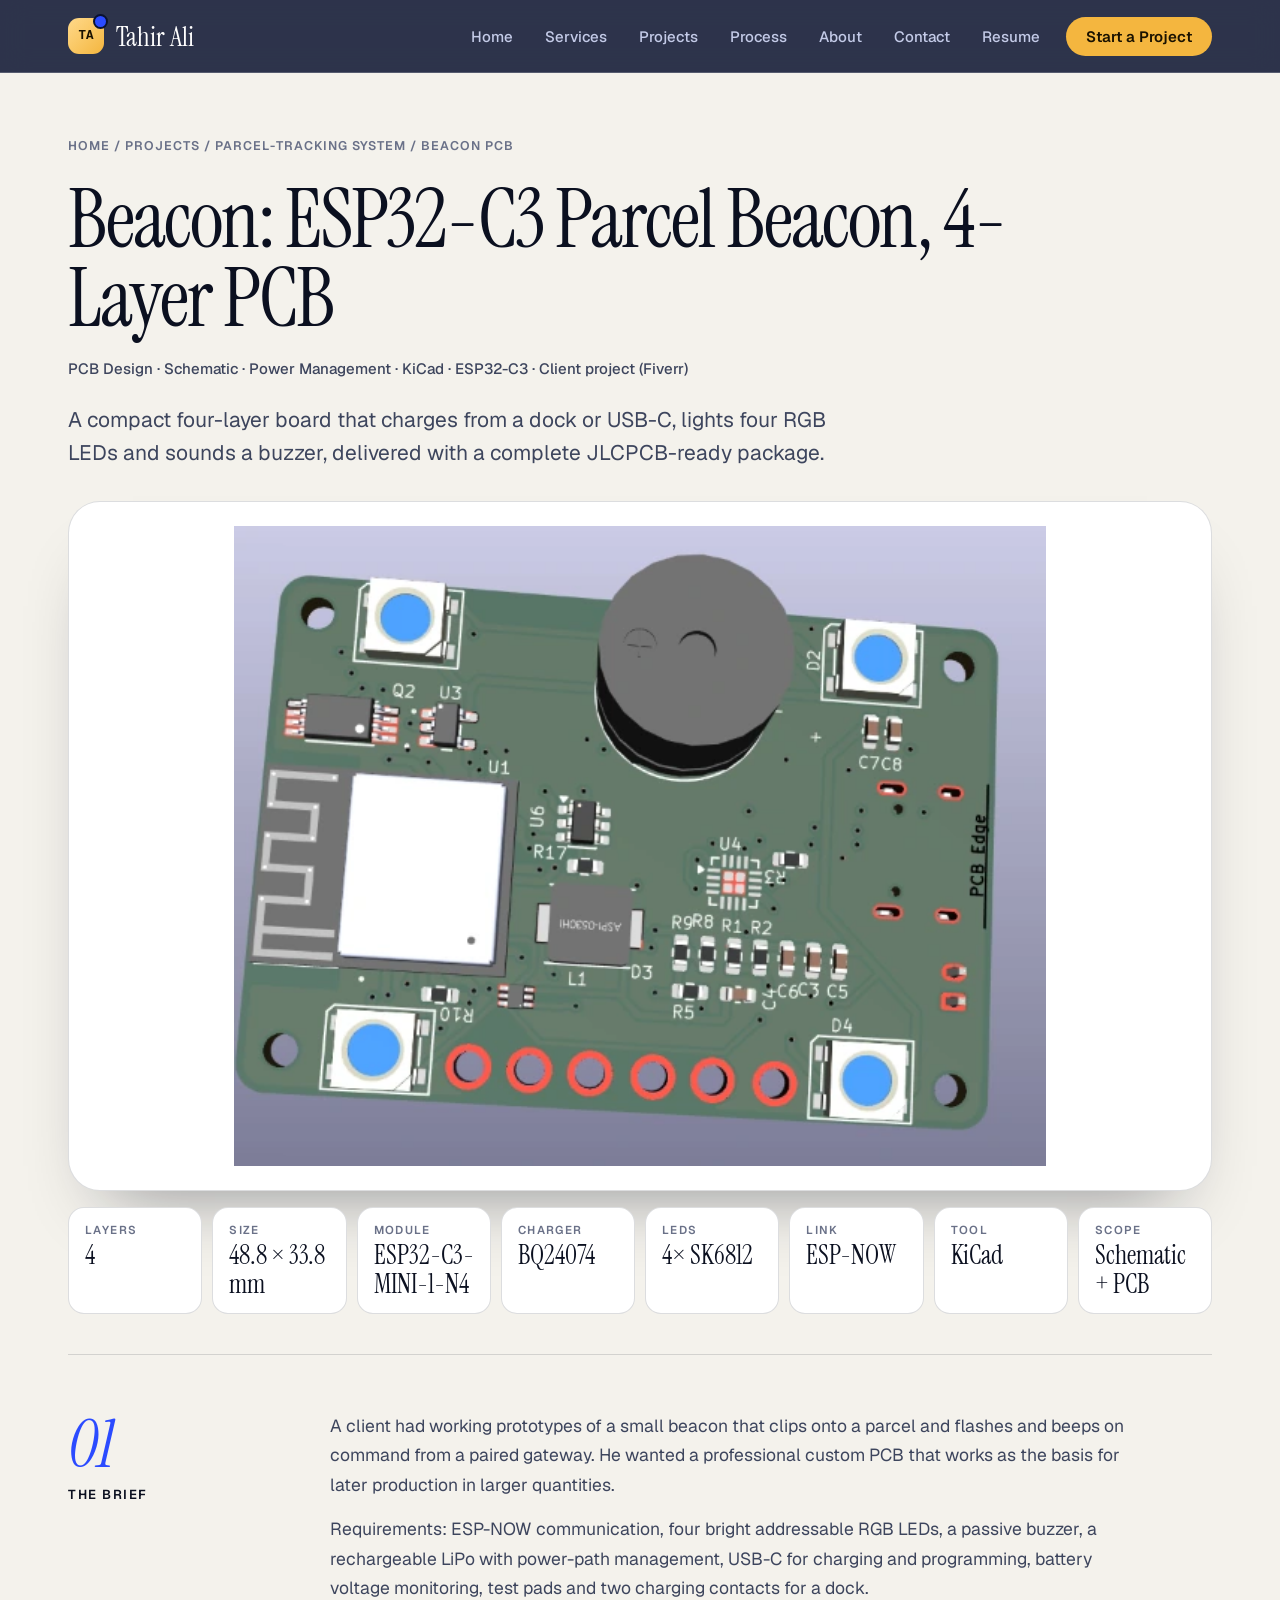
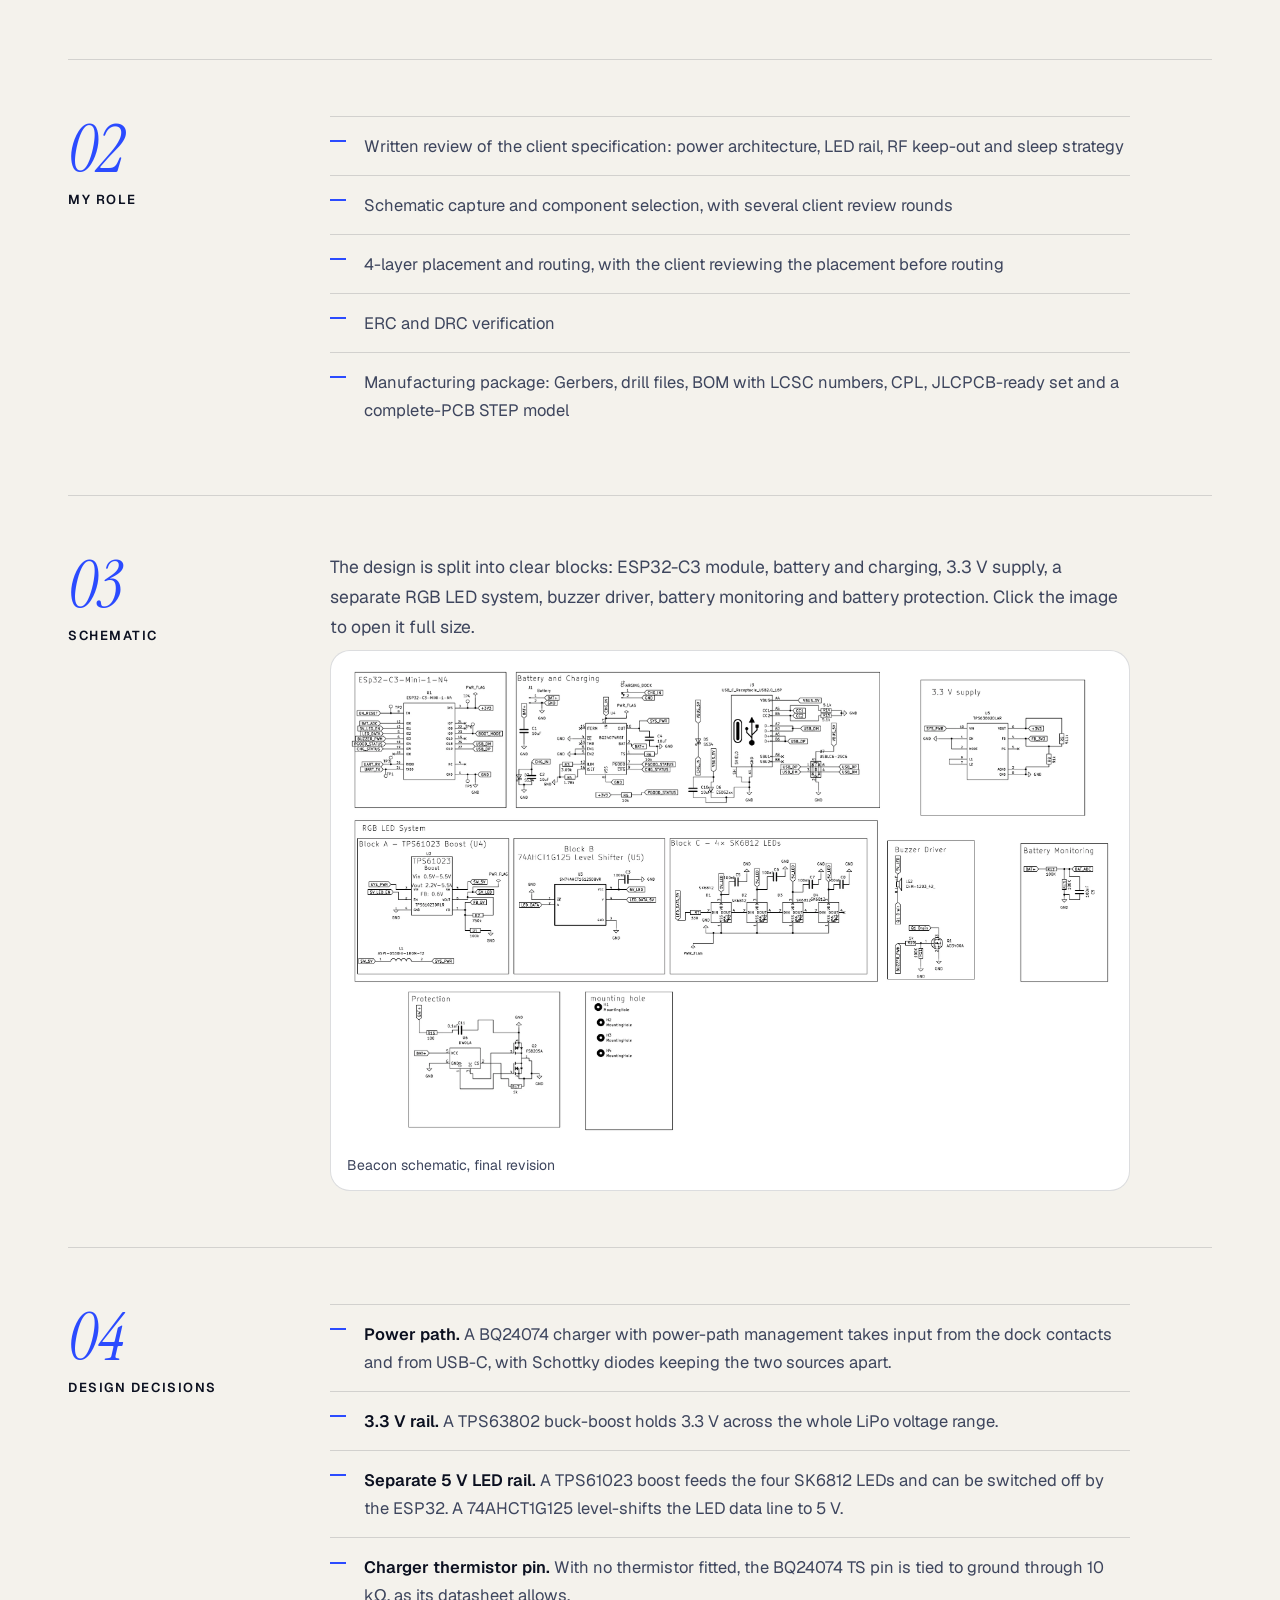
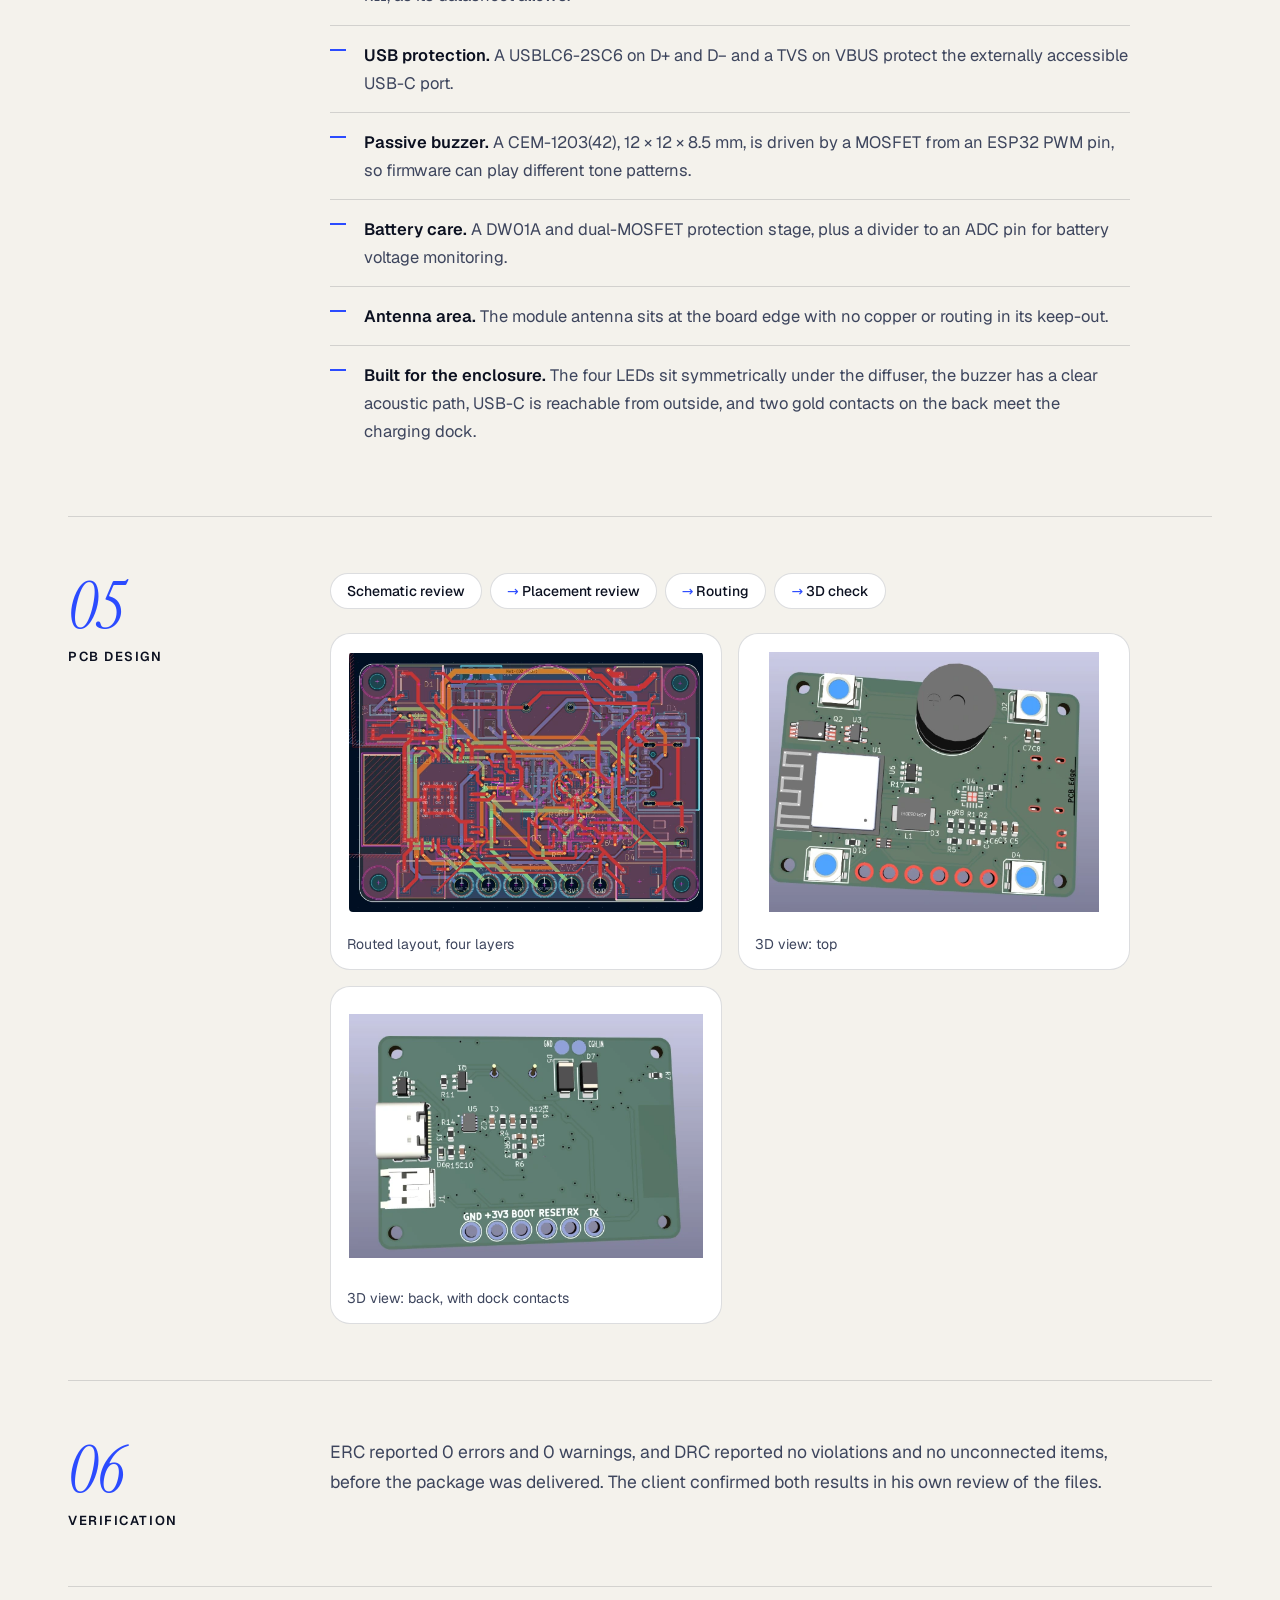
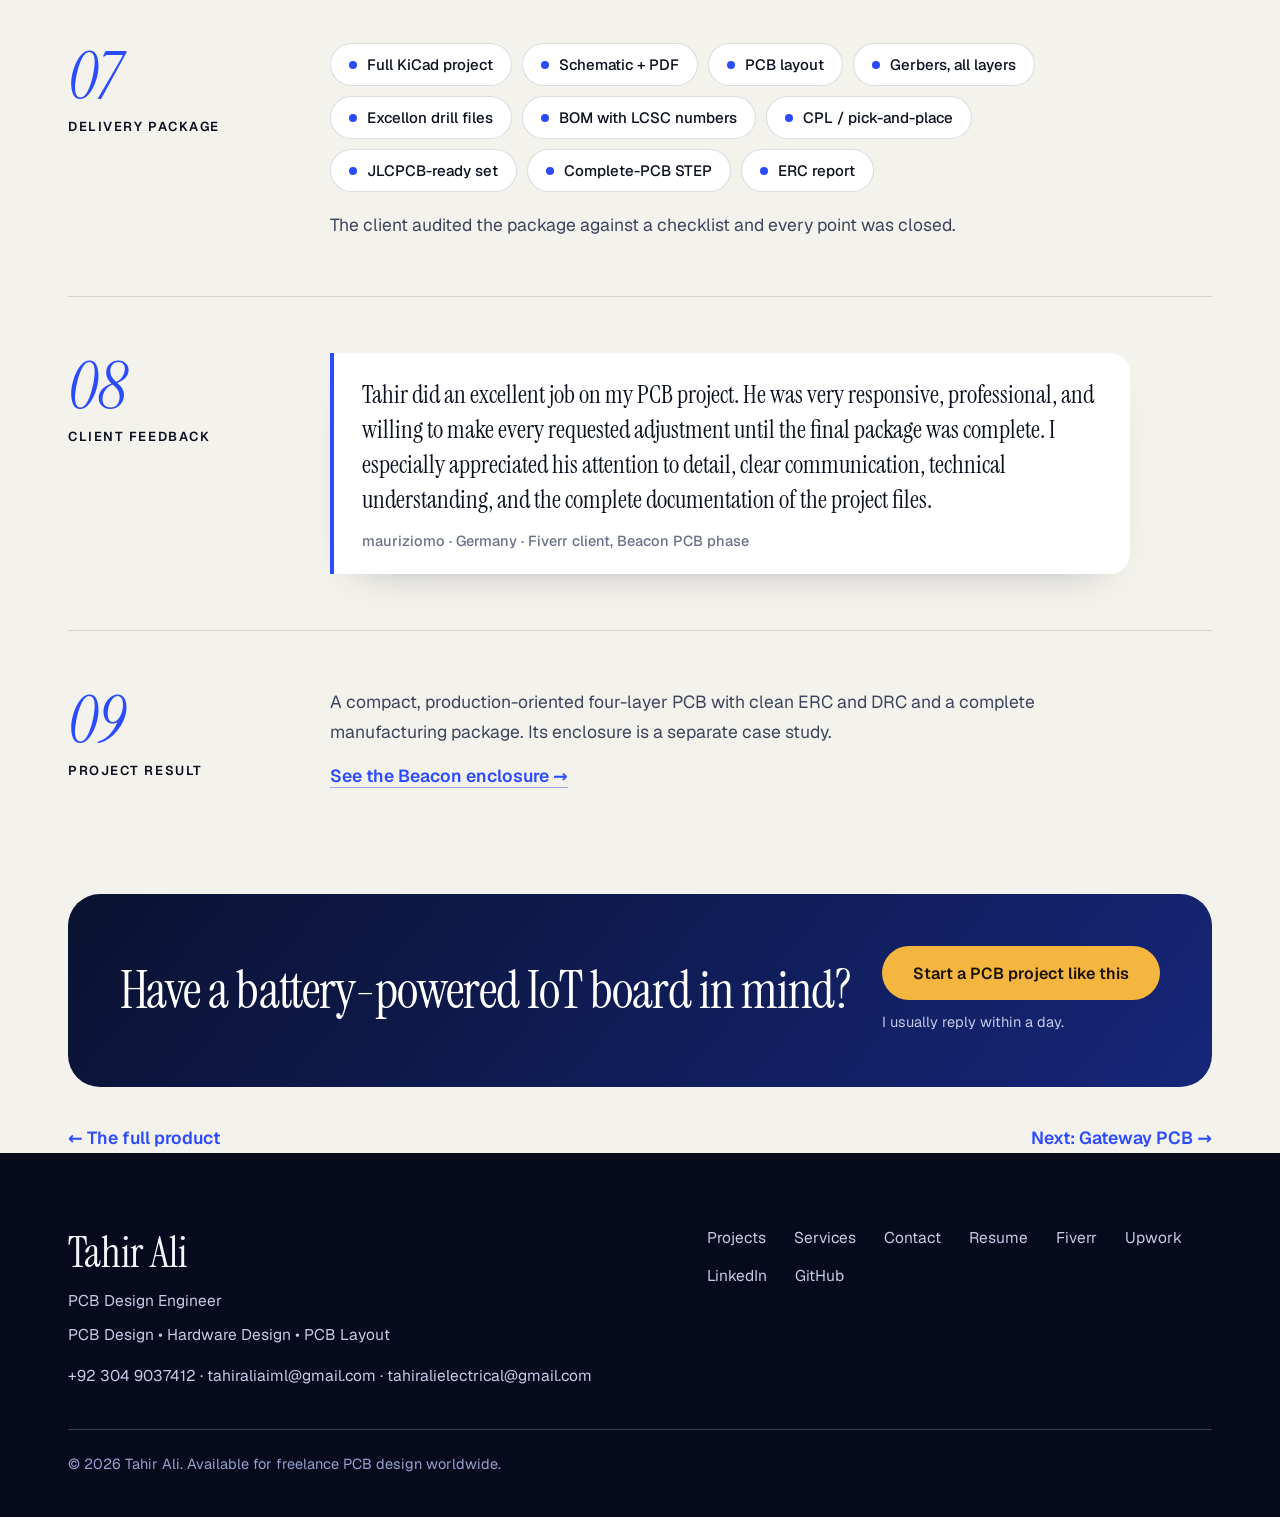
<file: projects/beacon-pcb-design.html>
<!DOCTYPE html>
<html lang="en"><head><meta charset="UTF-8"><meta name="viewport" content="width=device-width, initial-scale=1">
<title>Beacon: ESP32-C3 Parcel Beacon, 4-Layer PCB Design | Tahir Ali, PCB Design Engineer</title><meta name="description" content="4-layer KiCad PCB for a battery-powered ESP32-C3 beacon: LiPo charging with power path, switchable 5 V rail for four RGB LEDs, passive buzzer, USB-C and dock contacts, delivered with a full manufacturing package.">
<meta name="theme-color" content="#0a1230">
<meta property="og:type" content="website"><meta property="og:title" content="Beacon: ESP32-C3 Parcel Beacon, 4-Layer PCB Design | Tahir Ali, PCB Design Engineer"><meta property="og:description" content="4-layer KiCad PCB for a battery-powered ESP32-C3 beacon: LiPo charging with power path, switchable 5 V rail for four RGB LEDs, passive buzzer, USB-C and dock contacts, delivered with a full manufacturing package."><meta property="og:image" content="../images/parcel/beacon-top-3d.webp">
<meta name="twitter:card" content="summary_large_image">
<script>document.documentElement.className="js"</script>
<link rel="preload" href="../fonts/display.woff2" as="font" type="font/woff2" crossorigin><link rel="preload" href="../fonts/body.woff2" as="font" type="font/woff2" crossorigin>
<link rel="stylesheet" href="../styles.css"></head><body><a class="skip" href="#main">Skip to content</a>
<header class="site-header"><nav class="nav" aria-label="Main">
<a href="../index.html" class="brand"><span class="chip" aria-hidden="true">TA</span>Tahir Ali</a>
<button class="nav-toggle" id="navToggle" aria-label="Menu" aria-expanded="false" aria-controls="navLinks"><span></span></button>
<ul class="nav-links" id="navLinks">
<li><a href="../index.html#home">Home</a></li><li><a href="../index.html#services">Services</a></li><li><a href="../index.html#work">Projects</a></li><li><a href="../index.html#process">Process</a></li><li><a href="../index.html#about">About</a></li><li><a href="../index.html#contact">Contact</a></li>
<li><a href="../Tahir_Ali_Resume.pdf" download>Resume</a></li>
<li><a class="nav-cta" href="../index.html#contact">Start a Project</a></li>
</ul></nav></header><main id="main"><div class="wrap">
<div class="ph-hero"><p class="crumb"><a href="../index.html">Home</a> / <a href="../index.html#work">Projects</a> / <a href="parcel-tracking-system.html">Parcel-Tracking System</a> / Beacon PCB</p><h1>Beacon: ESP32-C3 Parcel Beacon, 4-Layer PCB</h1><p class="meta">PCB Design · Schematic · Power Management · KiCad · ESP32-C3 · Client project (Fiverr)</p><p class="lede">A compact four-layer board that charges from a dock or USB-C, lights four RGB LEDs and sounds a buzzer, delivered with a complete JLCPCB-ready package.</p><div class="big light"><img src="../images/parcel/beacon-top-3d.webp" alt="Beacon PCB 3D render: ESP32-C3 module at the left edge, four RGB LEDs at the corners, a passive buzzer and six programming pads along the bottom edge" width="543" height="428" fetchpriority="high"></div><dl class="tb"><div><dt>Layers</dt><dd>4</dd></div><div><dt>Size</dt><dd>48.8 × 33.8 mm</dd></div><div><dt>Module</dt><dd>ESP32-C3-MINI-1-N4</dd></div><div><dt>Charger</dt><dd>BQ24074</dd></div><div><dt>LEDs</dt><dd>4× SK6812</dd></div><div><dt>Link</dt><dd>ESP-NOW</dd></div><div><dt>Tool</dt><dd>KiCad</dd></div><div><dt>Scope</dt><dd>Schematic + PCB</dd></div></dl></div>
<section class="cs"><div class="cs-grid"><h2><b>01</b>The brief</h2><div class="prose"><p>A client had working prototypes of a small beacon that clips onto a parcel and flashes and beeps on command from a paired gateway. He wanted a professional custom PCB that works as the basis for later production in larger quantities.</p><p>Requirements: ESP-NOW communication, four bright addressable RGB LEDs, a passive buzzer, a rechargeable LiPo with power-path management, USB-C for charging and programming, battery voltage monitoring, test pads and two charging contacts for a dock.</p></div></div></section>
<section class="cs"><div class="cs-grid"><h2><b>02</b>My role</h2><div class="prose"><ul class="list"><li>Written review of the client specification: power architecture, LED rail, RF keep-out and sleep strategy</li><li>Schematic capture and component selection, with several client review rounds</li><li>4-layer placement and routing, with the client reviewing the placement before routing</li><li>ERC and DRC verification</li><li>Manufacturing package: Gerbers, drill files, BOM with LCSC numbers, CPL, JLCPCB-ready set and a complete-PCB STEP model</li></ul></div></div></section>
<section class="cs"><div class="cs-grid"><h2><b>03</b>Schematic</h2><div class="prose"><p>The design is split into clear blocks: ESP32-C3 module, battery and charging, 3.3 V supply, a separate RGB LED system, buzzer driver, battery monitoring and battery protection. Click the image to open it full size.</p><div class="shots"><figure class="shot"><a href="../images/parcel/beacon-schematic.webp" target="_blank" rel="noopener"><img class="auto" src="../images/parcel/beacon-schematic.webp" alt="Beacon schematic with blocks for ESP32-C3, battery charging, 3.3 V supply, RGB LED system, buzzer driver, battery monitoring and protection" width="2400" height="1473" loading="lazy" decoding="async"></a><figcaption>Beacon schematic, final revision</figcaption></figure></div></div></div></section>
<section class="cs"><div class="cs-grid"><h2><b>04</b>Design decisions</h2><div class="prose"><ul class="list"><li><strong>Power path.</strong> A BQ24074 charger with power-path management takes input from the dock contacts and from USB-C, with Schottky diodes keeping the two sources apart.</li><li><strong>3.3 V rail.</strong> A TPS63802 buck-boost holds 3.3 V across the whole LiPo voltage range.</li><li><strong>Separate 5 V LED rail.</strong> A TPS61023 boost feeds the four SK6812 LEDs and can be switched off by the ESP32. A 74AHCT1G125 level-shifts the LED data line to 5 V.</li><li><strong>Charger thermistor pin.</strong> With no thermistor fitted, the BQ24074 TS pin is tied to ground through 10 kΩ, as its datasheet allows.</li><li><strong>USB protection.</strong> A USBLC6-2SC6 on D+ and D− and a TVS on VBUS protect the externally accessible USB-C port.</li><li><strong>Passive buzzer.</strong> A CEM-1203(42), 12 × 12 × 8.5 mm, is driven by a MOSFET from an ESP32 PWM pin, so firmware can play different tone patterns.</li><li><strong>Battery care.</strong> A DW01A and dual-MOSFET protection stage, plus a divider to an ADC pin for battery voltage monitoring.</li><li><strong>Antenna area.</strong> The module antenna sits at the board edge with no copper or routing in its keep-out.</li><li><strong>Built for the enclosure.</strong> The four LEDs sit symmetrically under the diffuser, the buzzer has a clear acoustic path, USB-C is reachable from outside, and two gold contacts on the back meet the charging dock.</li></ul></div></div></section>
<section class="cs"><div class="cs-grid"><h2><b>05</b>PCB design</h2><div class="prose"><div class="stages"><span>Schematic review</span><span>Placement review</span><span>Routing</span><span>3D check</span></div><div class="shots"><figure class="shot"><img src="../images/parcel/beacon-layout.webp" alt="Beacon PCB layout view showing four copper layers, the antenna edge and the board outline" width="664" height="486" loading="lazy" decoding="async"><figcaption>Routed layout, four layers</figcaption></figure><figure class="shot"><img src="../images/parcel/beacon-top-3d.webp" alt="Beacon PCB 3D render, top side" width="543" height="428" loading="lazy" decoding="async"><figcaption>3D view: top</figcaption></figure><figure class="shot"><img src="../images/parcel/beacon-back-3d.webp" alt="Beacon PCB 3D render, back side with two gold charging contacts, USB-C connector, battery connector and six programming pads" width="585" height="403" loading="lazy" decoding="async"><figcaption>3D view: back, with dock contacts</figcaption></figure></div></div></div></section>
<section class="cs"><div class="cs-grid"><h2><b>06</b>Verification</h2><div class="prose"><p>ERC reported 0 errors and 0 warnings, and DRC reported no violations and no unconnected items, before the package was delivered. The client confirmed both results in his own review of the files.</p></div></div></section>
<section class="cs"><div class="cs-grid"><h2><b>07</b>Delivery package</h2><div class="prose"><ul class="files"><li>Full KiCad project</li><li>Schematic + PDF</li><li>PCB layout</li><li>Gerbers, all layers</li><li>Excellon drill files</li><li>BOM with LCSC numbers</li><li>CPL / pick-and-place</li><li>JLCPCB-ready set</li><li>Complete-PCB STEP</li><li>ERC report</li></ul><p style="margin-top:18px">The client audited the package against a checklist and every point was closed.</p></div></div></section>
<section class="cs"><div class="cs-grid"><h2><b>08</b>Client feedback</h2><div class="prose"><blockquote class="pquote"><p>Tahir did an excellent job on my PCB project. He was very responsive, professional, and willing to make every requested adjustment until the final package was complete. I especially appreciated his attention to detail, clear communication, technical understanding, and the complete documentation of the project files.</p><cite>mauriziomo · Germany · Fiverr client, Beacon PCB phase</cite></blockquote></div></div></section>
<section class="cs"><div class="cs-grid"><h2><b>09</b>Project result</h2><div class="prose"><p>A compact, production-oriented four-layer PCB with clean ERC and DRC and a complete manufacturing package. Its enclosure is a separate case study.</p><p><a class="link" href="beacon-enclosure-design.html">See the Beacon enclosure →</a></p></div></div></section>
<div class="end"><h2>Have a battery-powered IoT board in mind?</h2><div class="endcta"><a class="btn btn-primary" href="../index.html#contact">Start a PCB project like this</a><span>I usually reply within a day.</span></div></div>
<nav class="pn" aria-label="Project navigation"><a href="parcel-tracking-system.html">← The full product</a><a href="gateway-pcb-design.html">Next: Gateway PCB →</a></nav>
</div></main><footer><div class="wrap"><div class="foot">
<div><strong>Tahir Ali</strong><p>PCB Design Engineer</p><p>PCB Design • Hardware Design • PCB Layout</p><p class="fcontact"><a href="tel:+923049037412">+92 304 9037412</a> · <a href="mailto:tahiraliaiml@gmail.com">tahiraliaiml@gmail.com</a> · <a href="mailto:tahiralielectrical@gmail.com">tahiralielectrical@gmail.com</a></p></div>
<ul>
<li><a href="../index.html#work">Projects</a></li><li><a href="../index.html#services">Services</a></li><li><a href="../index.html#contact">Contact</a></li><li><a href="../Tahir_Ali_Resume.pdf" download>Resume</a></li>
<li><a href="https://www.fiverr.com/tahircircuit?public_mode=true" target="_blank" rel="noopener">Fiverr</a></li><li><a href="https://www.upwork.com/freelancers/~01393ea75067305202?viewMode=1" target="_blank" rel="noopener">Upwork</a></li><li><a href="https://www.linkedin.com/in/tahir-ali-7430803a5/" target="_blank" rel="noopener">LinkedIn</a></li><li><a href="https://github.com/tahiriii-ai" target="_blank" rel="noopener">GitHub</a></li>
</ul></div><p class="copy">© 2026 Tahir Ali. Available for freelance PCB design worldwide.</p></div></footer>
<a class="fab" href="../index.html#contact">Start a Project</a>
<script src="../script.js"></script></body></html>
</file>
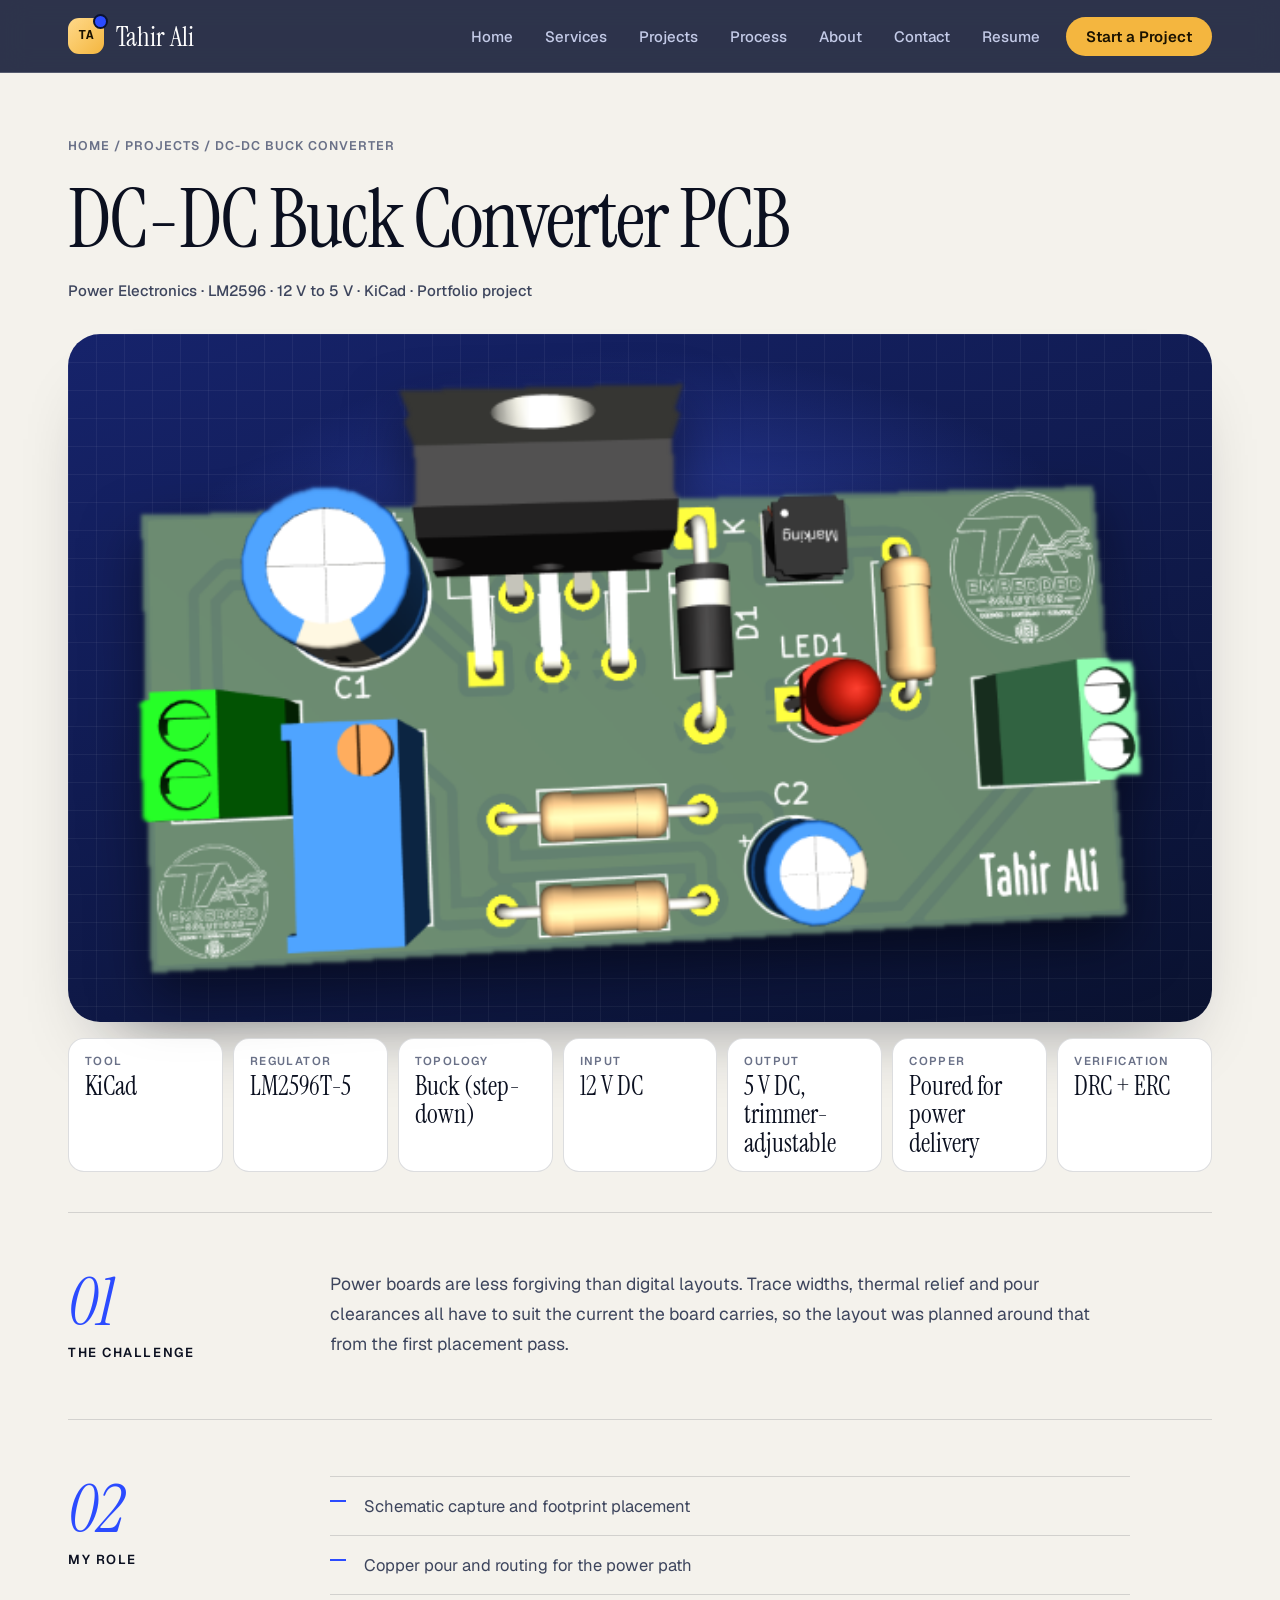
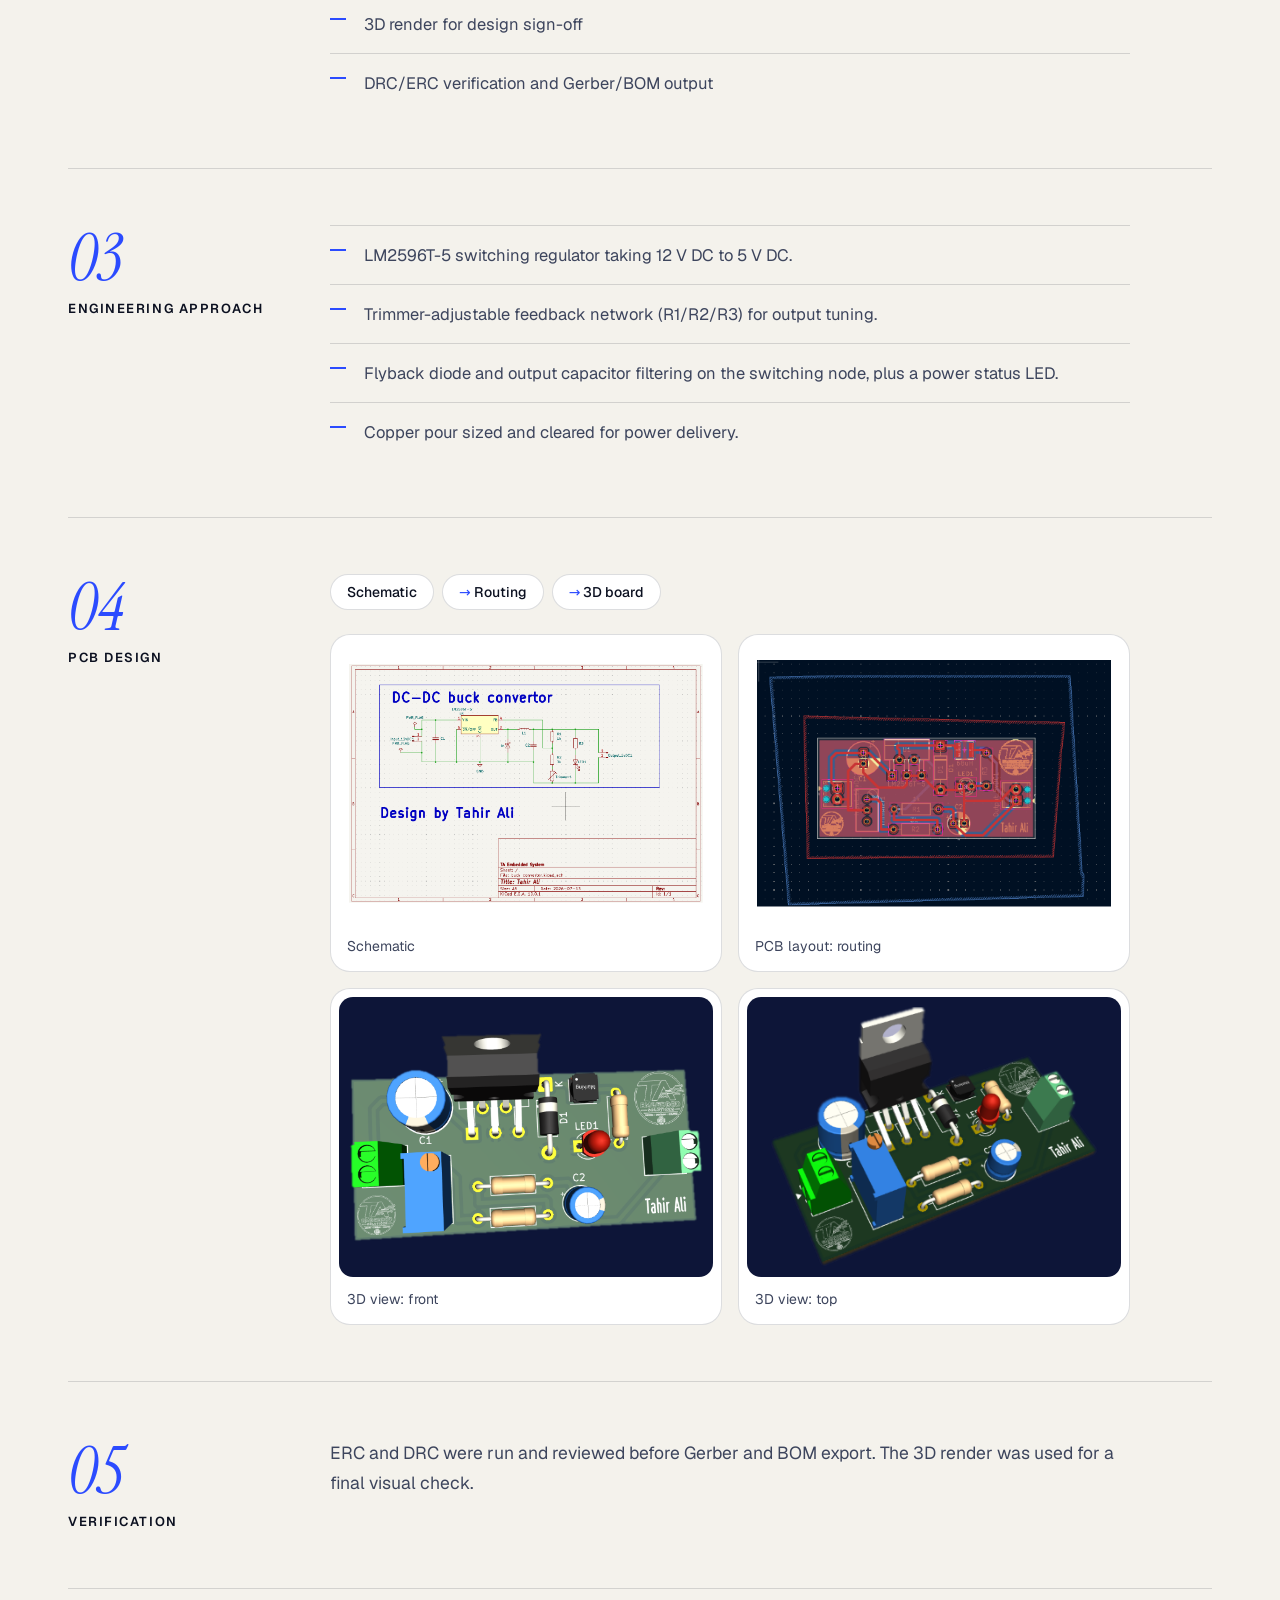
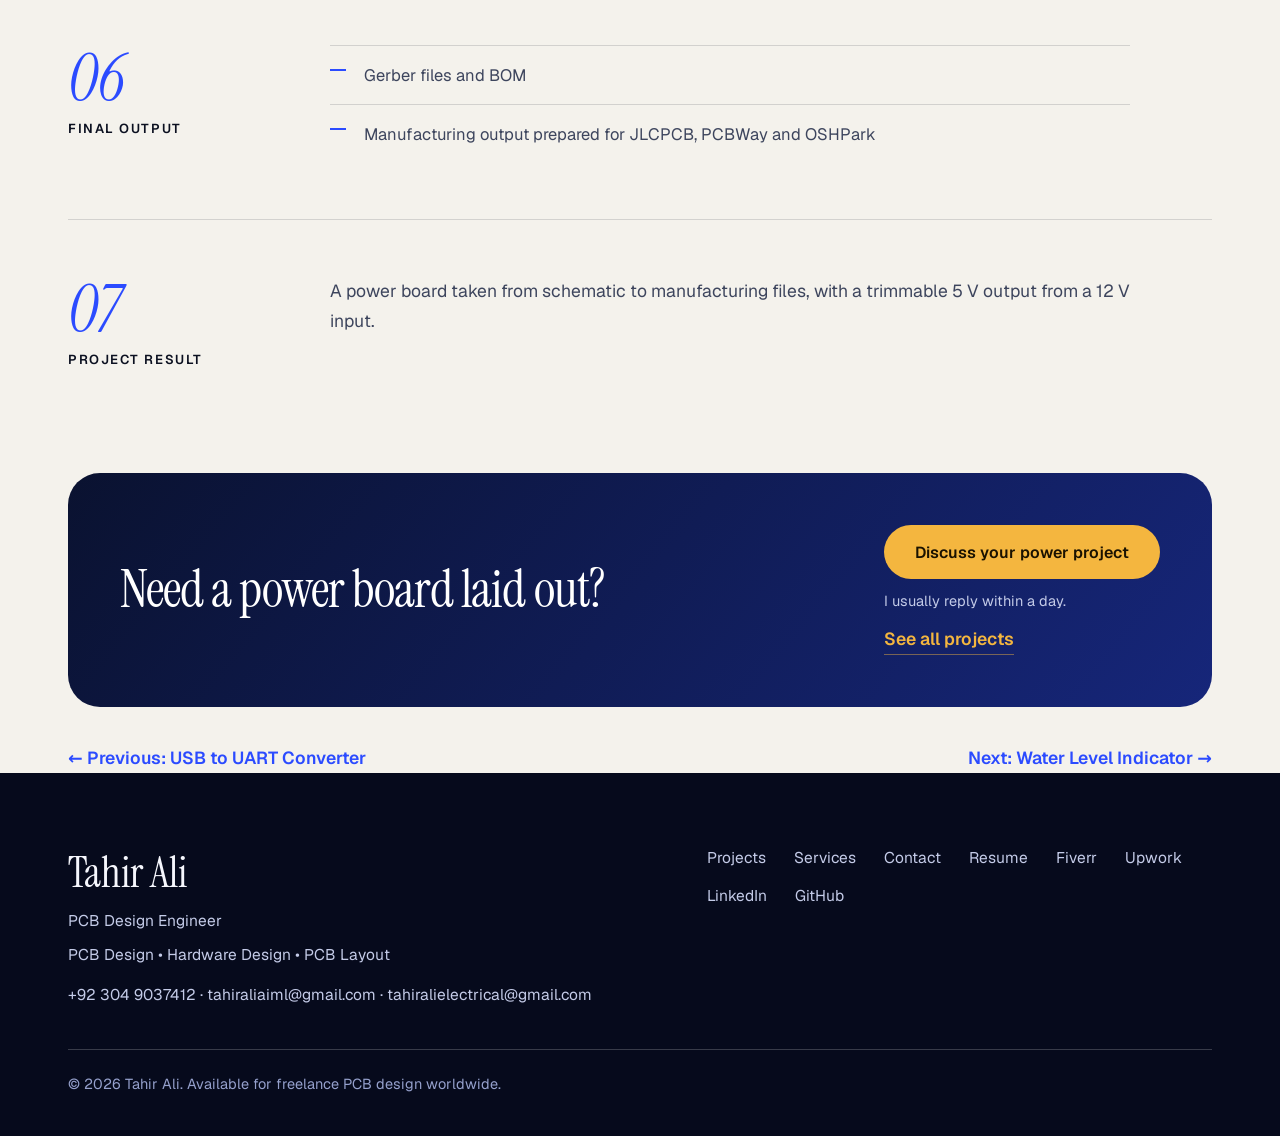
<file: projects/dc-dc-buck-converter.html>
<!DOCTYPE html>
<html lang="en"><head><meta charset="UTF-8"><meta name="viewport" content="width=device-width, initial-scale=1">
<title>DC-DC Buck Converter PCB | Tahir Ali, PCB Design Engineer</title><meta name="description" content="DC-DC buck converter PCB designed in KiCad around the LM2596T-5: 12 V to 5 V, copper pour for power delivery, Gerber and BOM output.">
<meta name="theme-color" content="#0a1230">
<meta property="og:type" content="website"><meta property="og:title" content="DC-DC Buck Converter PCB | Tahir Ali, PCB Design Engineer"><meta property="og:description" content="DC-DC buck converter PCB designed in KiCad around the LM2596T-5: 12 V to 5 V, copper pour for power delivery, Gerber and BOM output."><meta property="og:image" content="../images/buck-3d-front.png">
<meta name="twitter:card" content="summary_large_image">
<script>document.documentElement.className="js"</script>
<link rel="preload" href="../fonts/display.woff2" as="font" type="font/woff2" crossorigin><link rel="preload" href="../fonts/body.woff2" as="font" type="font/woff2" crossorigin>
<link rel="stylesheet" href="../styles.css"></head><body><a class="skip" href="#main">Skip to content</a>
<header class="site-header"><nav class="nav" aria-label="Main">
<a href="../index.html" class="brand"><span class="chip" aria-hidden="true">TA</span>Tahir Ali</a>
<button class="nav-toggle" id="navToggle" aria-label="Menu" aria-expanded="false" aria-controls="navLinks"><span></span></button>
<ul class="nav-links" id="navLinks">
<li><a href="../index.html#home">Home</a></li><li><a href="../index.html#services">Services</a></li><li><a href="../index.html#work">Projects</a></li><li><a href="../index.html#process">Process</a></li><li><a href="../index.html#about">About</a></li><li><a href="../index.html#contact">Contact</a></li>
<li><a href="../Tahir_Ali_Resume.pdf" download>Resume</a></li>
<li><a class="nav-cta" href="../index.html#contact">Start a Project</a></li>
</ul></nav></header><main id="main"><div class="wrap">
<div class="ph-hero"><p class="crumb"><a href="../index.html">Home</a> / <a href="../index.html#work">Projects</a> / DC-DC Buck Converter</p>
<h1>DC-DC Buck Converter PCB</h1><p class="meta">Power Electronics · LM2596 · 12 V to 5 V · KiCad · Portfolio project</p>
<div class="big"><img src="../images/cut/buck-3d-front.png" alt="DC-DC buck converter PCB 3D render, angled front view" width="678" height="401" fetchpriority="high"></div>
<dl class="tb"><div><dt>Tool</dt><dd>KiCad</dd></div><div><dt>Regulator</dt><dd>LM2596T-5</dd></div><div><dt>Topology</dt><dd>Buck (step-down)</dd></div><div><dt>Input</dt><dd>12 V DC</dd></div><div><dt>Output</dt><dd>5 V DC, trimmer-adjustable</dd></div><div><dt>Copper</dt><dd>Poured for power delivery</dd></div><div><dt>Verification</dt><dd>DRC + ERC</dd></div></dl></div>
<section class="cs"><div class="cs-grid"><h2><b>01</b>The challenge</h2><div class="prose"><p>Power boards are less forgiving than digital layouts. Trace widths, thermal relief and pour clearances all have to suit the current the board carries, so the layout was planned around that from the first placement pass.</p></div></div></section>
<section class="cs"><div class="cs-grid"><h2><b>02</b>My role</h2><div class="prose"><ul class="list"><li>Schematic capture and footprint placement</li><li>Copper pour and routing for the power path</li><li>3D render for design sign-off</li><li>DRC/ERC verification and Gerber/BOM output</li></ul></div></div></section>
<section class="cs"><div class="cs-grid"><h2><b>03</b>Engineering approach</h2><div class="prose"><ul class="list"><li>LM2596T-5 switching regulator taking 12 V DC to 5 V DC.</li><li>Trimmer-adjustable feedback network (R1/R2/R3) for output tuning.</li><li>Flyback diode and output capacitor filtering on the switching node, plus a power status LED.</li><li>Copper pour sized and cleared for power delivery.</li></ul></div></div></section>
<section class="cs"><div class="cs-grid"><h2><b>04</b>PCB design</h2><div class="prose"><div class="stages"><span>Schematic</span><span>Routing</span><span>3D board</span></div><div class="shots"><figure class="shot"><img src="../images/buck-schematic.png" alt="DC-DC buck converter schematic built around the LM2596 regulator" width="666" height="448" loading="lazy" decoding="async"><figcaption>Schematic</figcaption></figure><figure class="shot"><img src="../images/buck-routing.png" alt="DC-DC buck converter copper routing and layout with board outline" width="478" height="334" loading="lazy" decoding="async"><figcaption>PCB layout: routing</figcaption></figure><figure class="shot"><img src="../images/cut/buck-3d-front.png" alt="DC-DC buck converter 3D render, angled front view" width="678" height="401" loading="lazy" decoding="async"><figcaption>3D view: front</figcaption></figure><figure class="shot"><img src="../images/cut/buck-3d-top.png" alt="DC-DC buck converter 3D render, top view" width="538" height="298" loading="lazy" decoding="async"><figcaption>3D view: top</figcaption></figure></div></div></div></section>
<section class="cs"><div class="cs-grid"><h2><b>05</b>Verification</h2><div class="prose"><p>ERC and DRC were run and reviewed before Gerber and BOM export. The 3D render was used for a final visual check.</p></div></div></section>
<section class="cs"><div class="cs-grid"><h2><b>06</b>Final output</h2><div class="prose"><ul class="list"><li>Gerber files and BOM</li><li>Manufacturing output prepared for JLCPCB, PCBWay and OSHPark</li></ul></div></div></section>
<section class="cs"><div class="cs-grid"><h2><b>07</b>Project result</h2><div class="prose"><p>A power board taken from schematic to manufacturing files, with a trimmable 5 V output from a 12 V input.</p></div></div></section>
<div class="end"><h2>Need a power board laid out?</h2><div class="endcta"><a class="btn btn-primary" href="../index.html#contact">Discuss your power project</a><span>I usually reply within a day.</span><a class="link" href="../index.html#work">See all projects</a></div></div>
<nav class="pn" aria-label="Project navigation"><a href="usb-uart-converter.html">← Previous: USB to UART Converter</a><a href="water-level-indicator.html">Next: Water Level Indicator →</a></nav>
</div></main><footer><div class="wrap"><div class="foot">
<div><strong>Tahir Ali</strong><p>PCB Design Engineer</p><p>PCB Design • Hardware Design • PCB Layout</p><p class="fcontact"><a href="tel:+923049037412">+92 304 9037412</a> · <a href="mailto:tahiraliaiml@gmail.com">tahiraliaiml@gmail.com</a> · <a href="mailto:tahiralielectrical@gmail.com">tahiralielectrical@gmail.com</a></p></div>
<ul>
<li><a href="../index.html#work">Projects</a></li><li><a href="../index.html#services">Services</a></li><li><a href="../index.html#contact">Contact</a></li><li><a href="../Tahir_Ali_Resume.pdf" download>Resume</a></li>
<li><a href="https://www.fiverr.com/tahircircuit?public_mode=true" target="_blank" rel="noopener">Fiverr</a></li><li><a href="https://www.upwork.com/freelancers/~01393ea75067305202?viewMode=1" target="_blank" rel="noopener">Upwork</a></li><li><a href="https://www.linkedin.com/in/tahir-ali-7430803a5/" target="_blank" rel="noopener">LinkedIn</a></li><li><a href="https://github.com/tahiriii-ai" target="_blank" rel="noopener">GitHub</a></li>
</ul></div><p class="copy">© 2026 Tahir Ali. Available for freelance PCB design worldwide.</p></div></footer>
<a class="fab" href="../index.html#contact">Start a Project</a>
<script src="../script.js"></script></body></html>
</file>
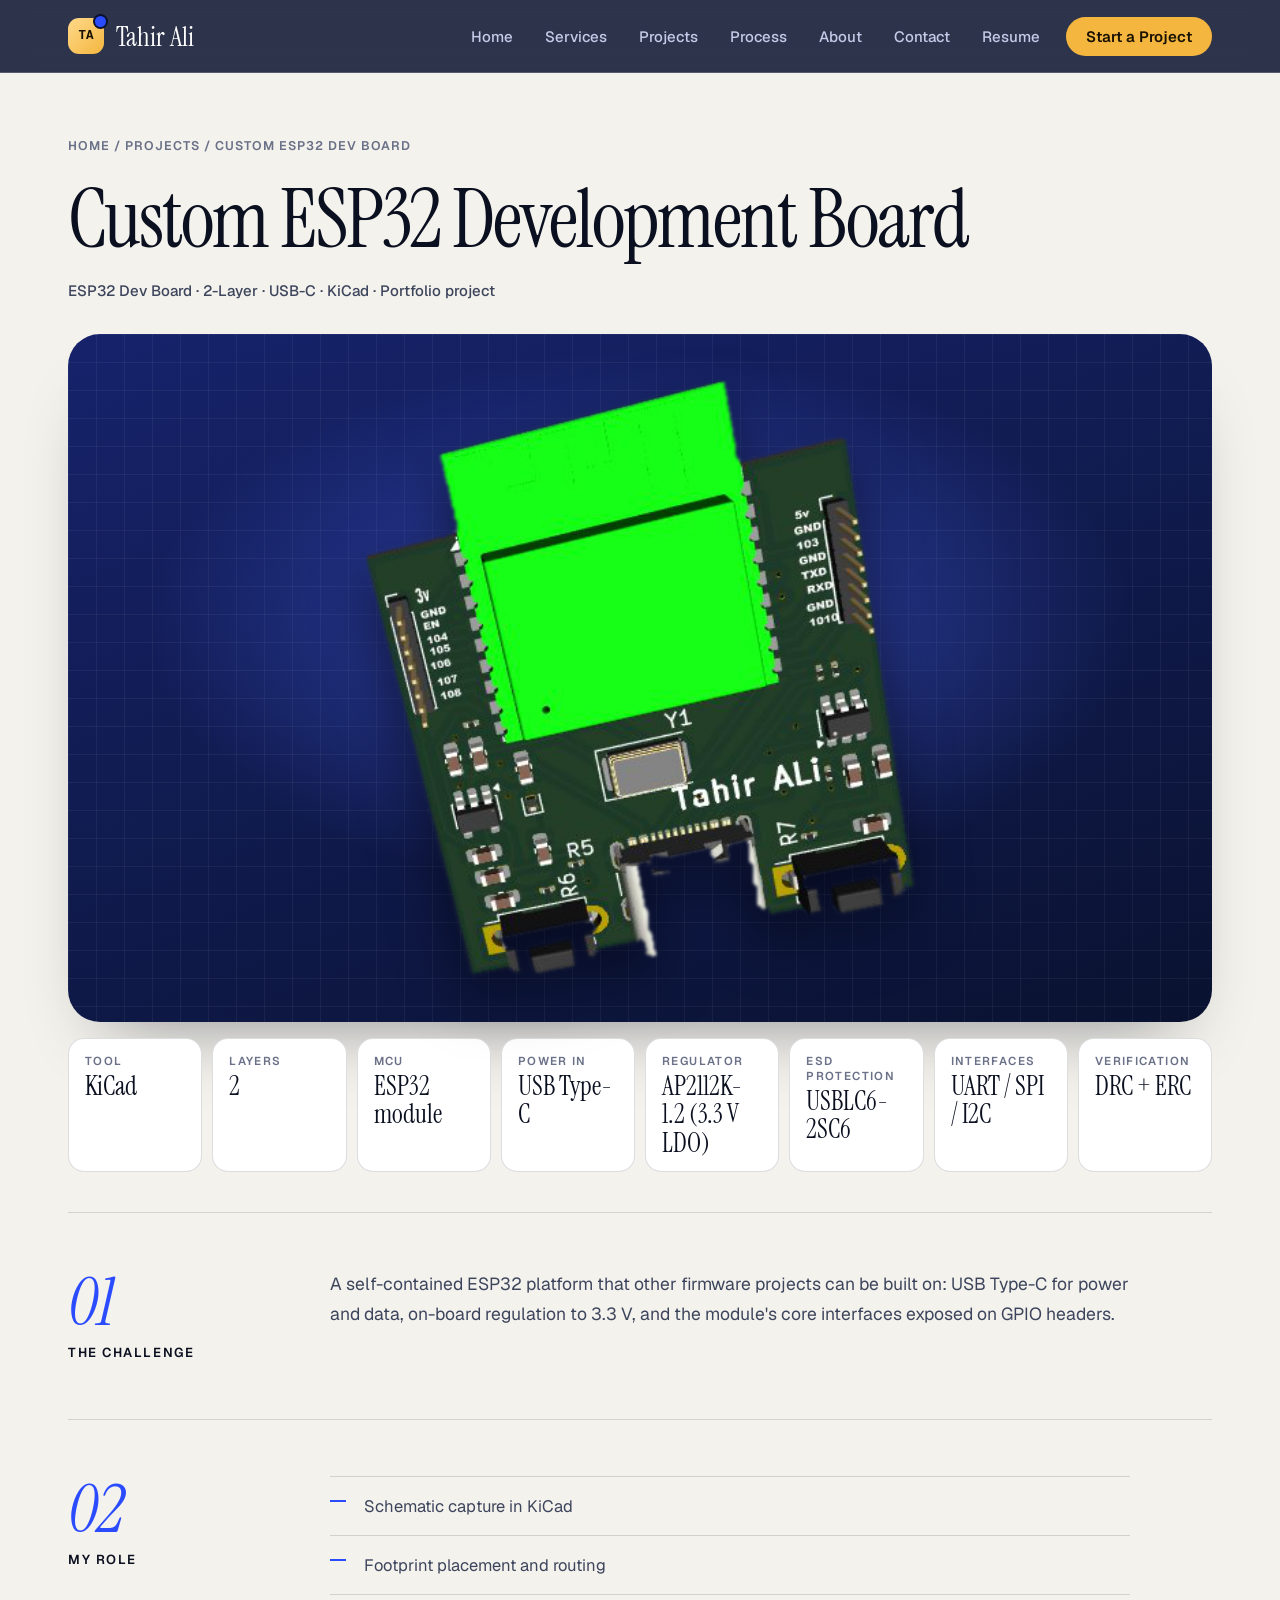
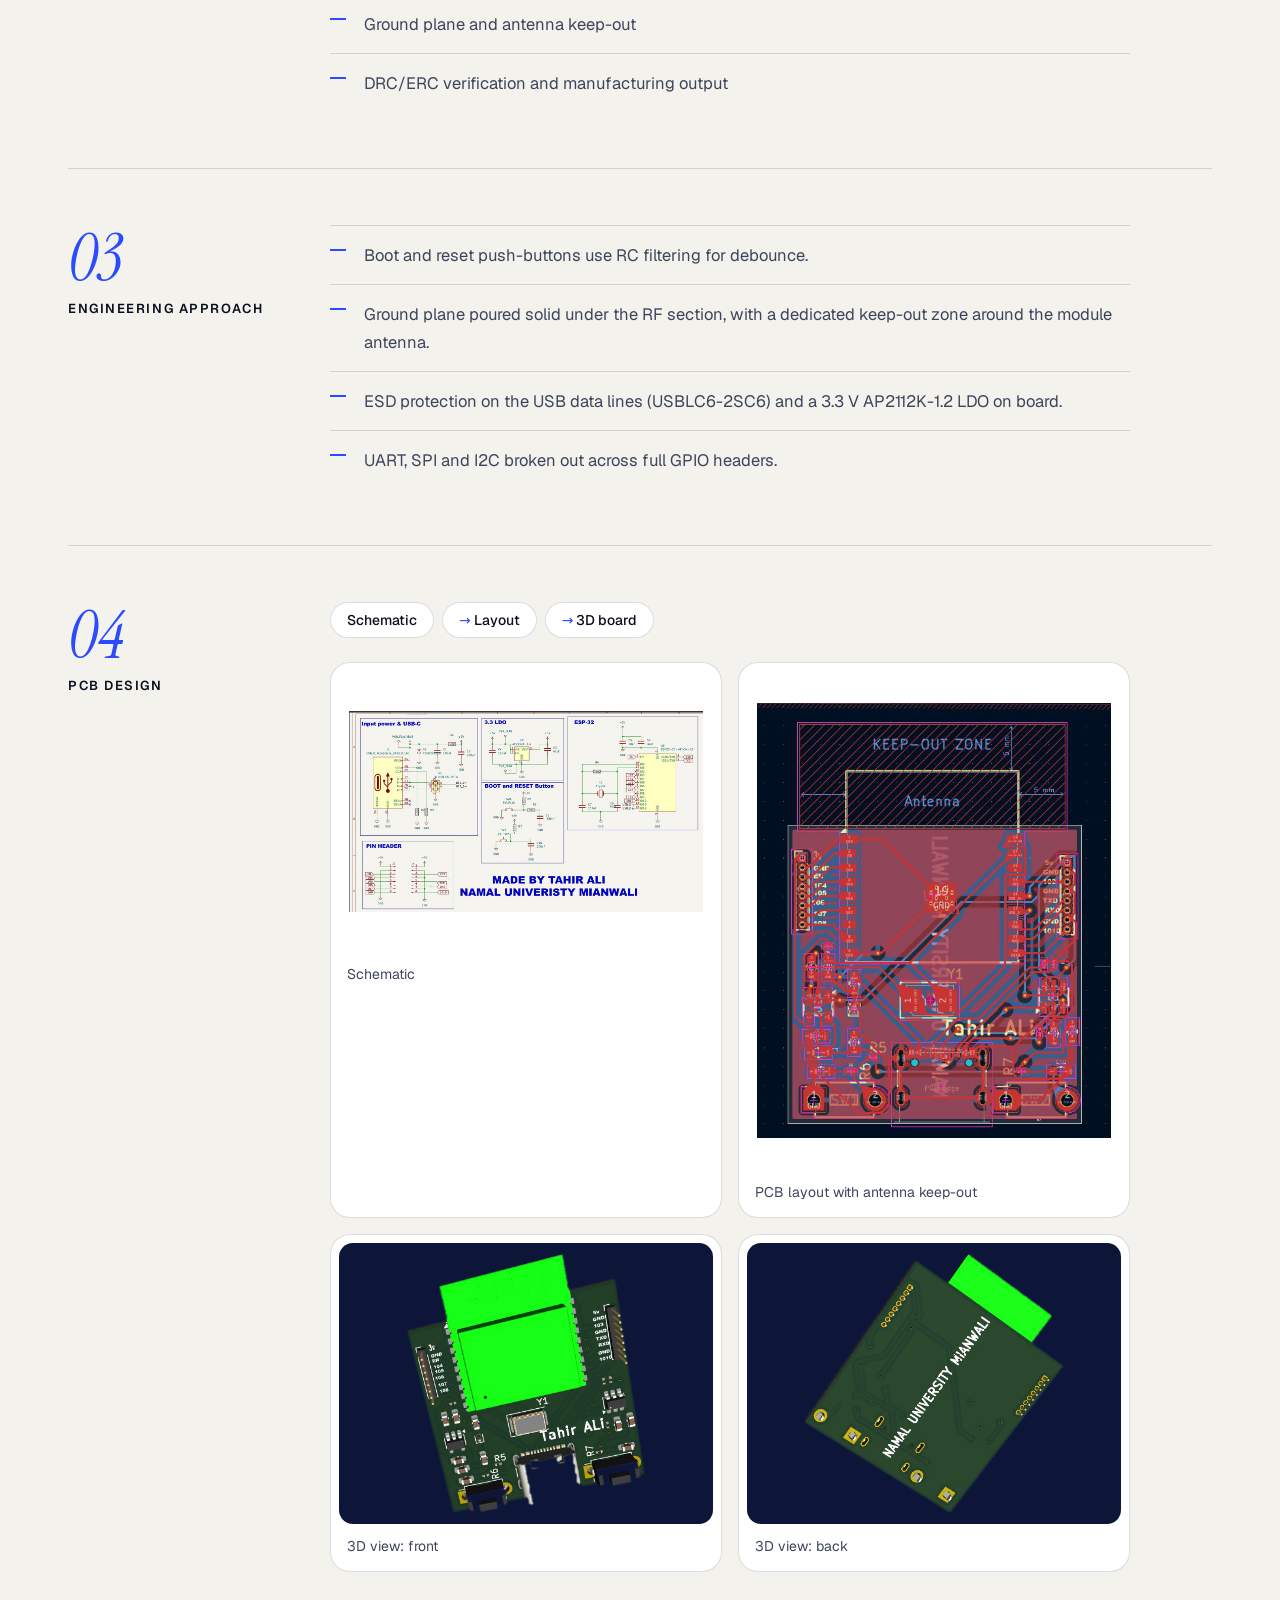
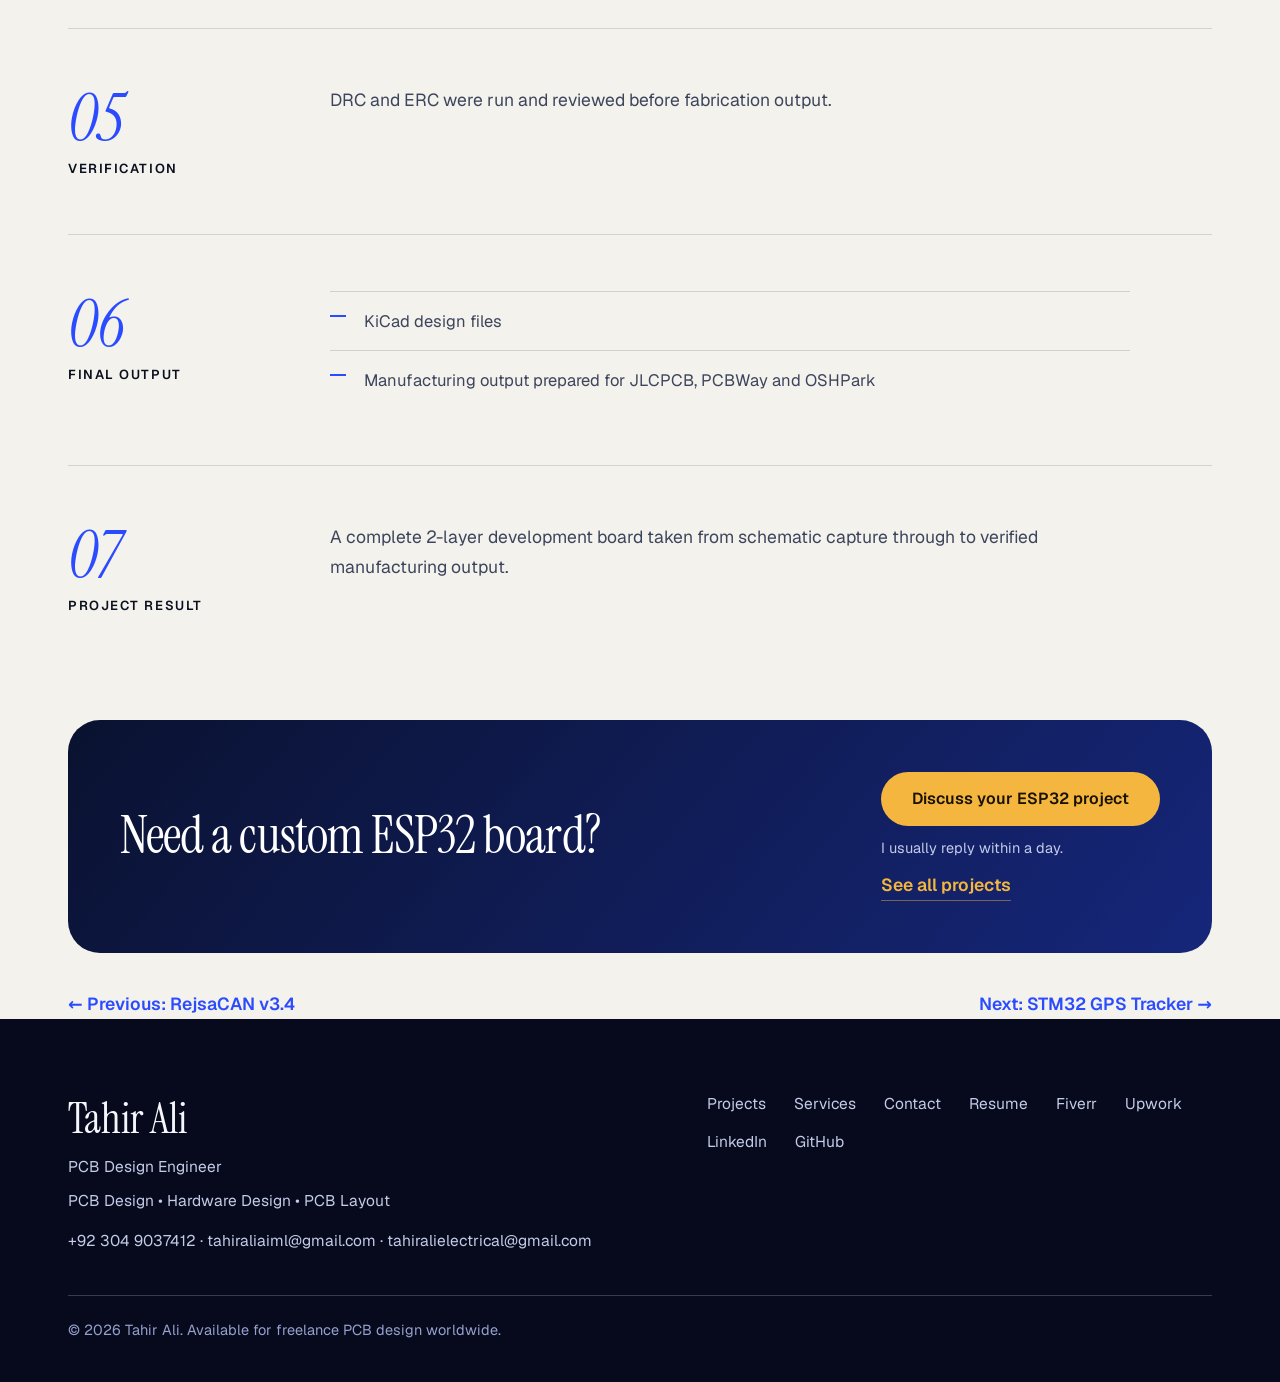
<file: projects/esp32-dev-board.html>
<!DOCTYPE html>
<html lang="en"><head><meta charset="UTF-8"><meta name="viewport" content="width=device-width, initial-scale=1">
<title>Custom ESP32 Development Board | Tahir Ali, PCB Design Engineer</title><meta name="description" content="2-layer ESP32 development board designed in KiCad: USB-C input, ESD protection, onboard 3.3 V LDO, antenna keep-out and GPIO breakout.">
<meta name="theme-color" content="#0a1230">
<meta property="og:type" content="website"><meta property="og:title" content="Custom ESP32 Development Board | Tahir Ali, PCB Design Engineer"><meta property="og:description" content="2-layer ESP32 development board designed in KiCad: USB-C input, ESD protection, onboard 3.3 V LDO, antenna keep-out and GPIO breakout."><meta property="og:image" content="../images/esp32-front.png">
<meta name="twitter:card" content="summary_large_image">
<script>document.documentElement.className="js"</script>
<link rel="preload" href="../fonts/display.woff2" as="font" type="font/woff2" crossorigin><link rel="preload" href="../fonts/body.woff2" as="font" type="font/woff2" crossorigin>
<link rel="stylesheet" href="../styles.css"></head><body><a class="skip" href="#main">Skip to content</a>
<header class="site-header"><nav class="nav" aria-label="Main">
<a href="../index.html" class="brand"><span class="chip" aria-hidden="true">TA</span>Tahir Ali</a>
<button class="nav-toggle" id="navToggle" aria-label="Menu" aria-expanded="false" aria-controls="navLinks"><span></span></button>
<ul class="nav-links" id="navLinks">
<li><a href="../index.html#home">Home</a></li><li><a href="../index.html#services">Services</a></li><li><a href="../index.html#work">Projects</a></li><li><a href="../index.html#process">Process</a></li><li><a href="../index.html#about">About</a></li><li><a href="../index.html#contact">Contact</a></li>
<li><a href="../Tahir_Ali_Resume.pdf" download>Resume</a></li>
<li><a class="nav-cta" href="../index.html#contact">Start a Project</a></li>
</ul></nav></header><main id="main"><div class="wrap">
<div class="ph-hero"><p class="crumb"><a href="../index.html">Home</a> / <a href="../index.html#work">Projects</a> / Custom ESP32 Dev Board</p>
<h1>Custom ESP32 Development Board</h1><p class="meta">ESP32 Dev Board · 2-Layer · USB-C · KiCad · Portfolio project</p>
<div class="big"><img src="../images/cut/esp32-front.png" alt="Custom ESP32 development board 3D render, front view showing the USB-C connector and antenna" width="567" height="483" fetchpriority="high"></div>
<dl class="tb"><div><dt>Tool</dt><dd>KiCad</dd></div><div><dt>Layers</dt><dd>2</dd></div><div><dt>MCU</dt><dd>ESP32 module</dd></div><div><dt>Power in</dt><dd>USB Type-C</dd></div><div><dt>Regulator</dt><dd>AP2112K-1.2 (3.3 V LDO)</dd></div><div><dt>ESD protection</dt><dd>USBLC6-2SC6</dd></div><div><dt>Interfaces</dt><dd>UART / SPI / I2C</dd></div><div><dt>Verification</dt><dd>DRC + ERC</dd></div></dl></div>
<section class="cs"><div class="cs-grid"><h2><b>01</b>The challenge</h2><div class="prose"><p>A self-contained ESP32 platform that other firmware projects can be built on: USB Type-C for power and data, on-board regulation to 3.3 V, and the module's core interfaces exposed on GPIO headers.</p></div></div></section>
<section class="cs"><div class="cs-grid"><h2><b>02</b>My role</h2><div class="prose"><ul class="list"><li>Schematic capture in KiCad</li><li>Footprint placement and routing</li><li>Ground plane and antenna keep-out</li><li>DRC/ERC verification and manufacturing output</li></ul></div></div></section>
<section class="cs"><div class="cs-grid"><h2><b>03</b>Engineering approach</h2><div class="prose"><ul class="list"><li>Boot and reset push-buttons use RC filtering for debounce.</li><li>Ground plane poured solid under the RF section, with a dedicated keep-out zone around the module antenna.</li><li>ESD protection on the USB data lines (USBLC6-2SC6) and a 3.3 V AP2112K-1.2 LDO on board.</li><li>UART, SPI and I2C broken out across full GPIO headers.</li></ul></div></div></section>
<section class="cs"><div class="cs-grid"><h2><b>04</b>PCB design</h2><div class="prose"><div class="stages"><span>Schematic</span><span>Layout</span><span>3D board</span></div><div class="shots"><figure class="shot"><img src="../images/esp32-schematic-b.png" alt="ESP32 board schematic sheet with input power and USB-C, 3.3 V LDO, ESP32, boot and reset, and pin header blocks" width="1400" height="796" loading="lazy" decoding="async"><figcaption>Schematic</figcaption></figure><figure class="shot"><img src="../images/esp32-schematic-a.png" alt="ESP32 board PCB layout with antenna keep-out zone at the top" width="520" height="639" class="tall" loading="lazy" decoding="async"><figcaption>PCB layout with antenna keep-out</figcaption></figure><figure class="shot"><img src="../images/cut/esp32-front.png" alt="ESP32 development board 3D render, front view" width="567" height="483" loading="lazy" decoding="async"><figcaption>3D view: front</figcaption></figure><figure class="shot"><img src="../images/cut/esp32-back.png" alt="ESP32 development board 3D render, back view" width="623" height="525" loading="lazy" decoding="async"><figcaption>3D view: back</figcaption></figure></div></div></div></section>
<section class="cs"><div class="cs-grid"><h2><b>05</b>Verification</h2><div class="prose"><p>DRC and ERC were run and reviewed before fabrication output.</p></div></div></section>
<section class="cs"><div class="cs-grid"><h2><b>06</b>Final output</h2><div class="prose"><ul class="list"><li>KiCad design files</li><li>Manufacturing output prepared for JLCPCB, PCBWay and OSHPark</li></ul></div></div></section>
<section class="cs"><div class="cs-grid"><h2><b>07</b>Project result</h2><div class="prose"><p>A complete 2-layer development board taken from schematic capture through to verified manufacturing output.</p></div></div></section>
<div class="end"><h2>Need a custom ESP32 board?</h2><div class="endcta"><a class="btn btn-primary" href="../index.html#contact">Discuss your ESP32 project</a><span>I usually reply within a day.</span><a class="link" href="../index.html#work">See all projects</a></div></div>
<nav class="pn" aria-label="Project navigation"><a href="rejsacan-v3-redesign.html">← Previous: RejsaCAN v3.4</a><a href="stm32-gps-tracker.html">Next: STM32 GPS Tracker →</a></nav>
</div></main><footer><div class="wrap"><div class="foot">
<div><strong>Tahir Ali</strong><p>PCB Design Engineer</p><p>PCB Design • Hardware Design • PCB Layout</p><p class="fcontact"><a href="tel:+923049037412">+92 304 9037412</a> · <a href="mailto:tahiraliaiml@gmail.com">tahiraliaiml@gmail.com</a> · <a href="mailto:tahiralielectrical@gmail.com">tahiralielectrical@gmail.com</a></p></div>
<ul>
<li><a href="../index.html#work">Projects</a></li><li><a href="../index.html#services">Services</a></li><li><a href="../index.html#contact">Contact</a></li><li><a href="../Tahir_Ali_Resume.pdf" download>Resume</a></li>
<li><a href="https://www.fiverr.com/tahircircuit?public_mode=true" target="_blank" rel="noopener">Fiverr</a></li><li><a href="https://www.upwork.com/freelancers/~01393ea75067305202?viewMode=1" target="_blank" rel="noopener">Upwork</a></li><li><a href="https://www.linkedin.com/in/tahir-ali-7430803a5/" target="_blank" rel="noopener">LinkedIn</a></li><li><a href="https://github.com/tahiriii-ai" target="_blank" rel="noopener">GitHub</a></li>
</ul></div><p class="copy">© 2026 Tahir Ali. Available for freelance PCB design worldwide.</p></div></footer>
<a class="fab" href="../index.html#contact">Start a Project</a>
<script src="../script.js"></script></body></html>
</file>
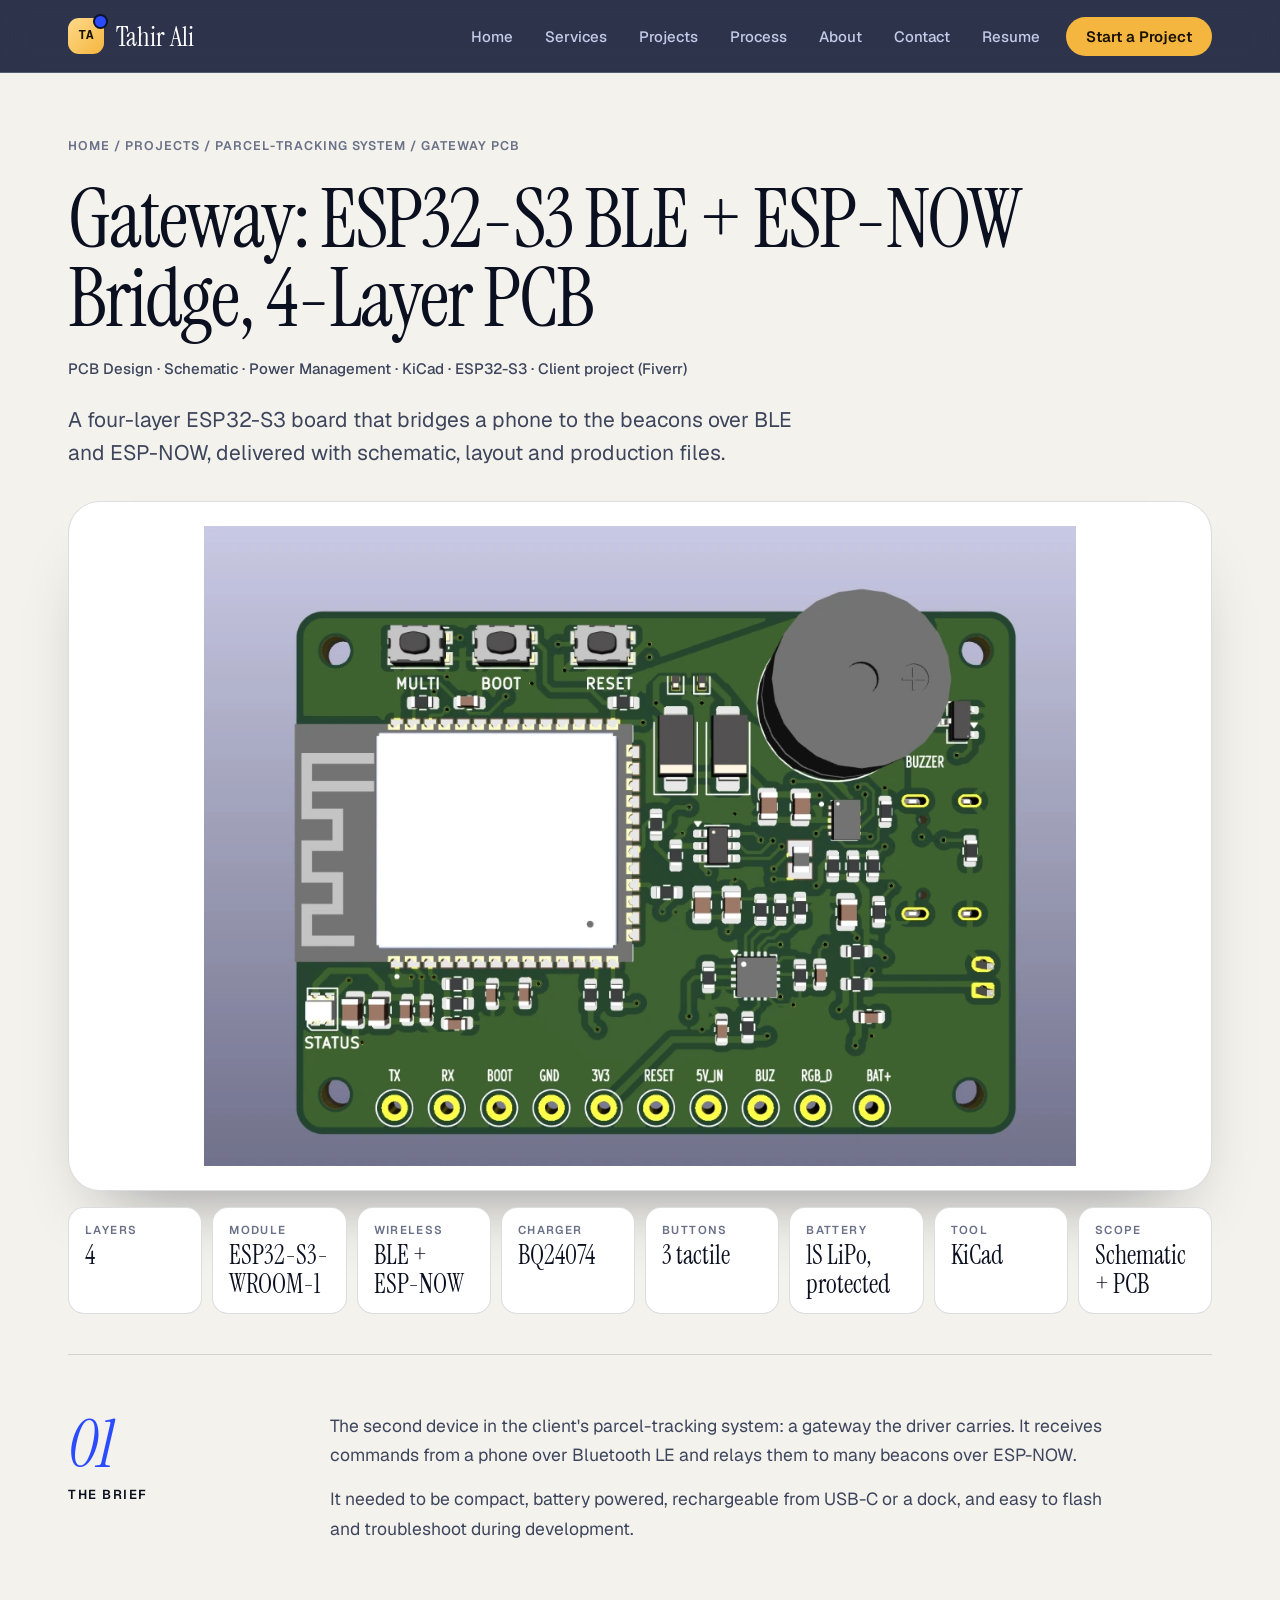
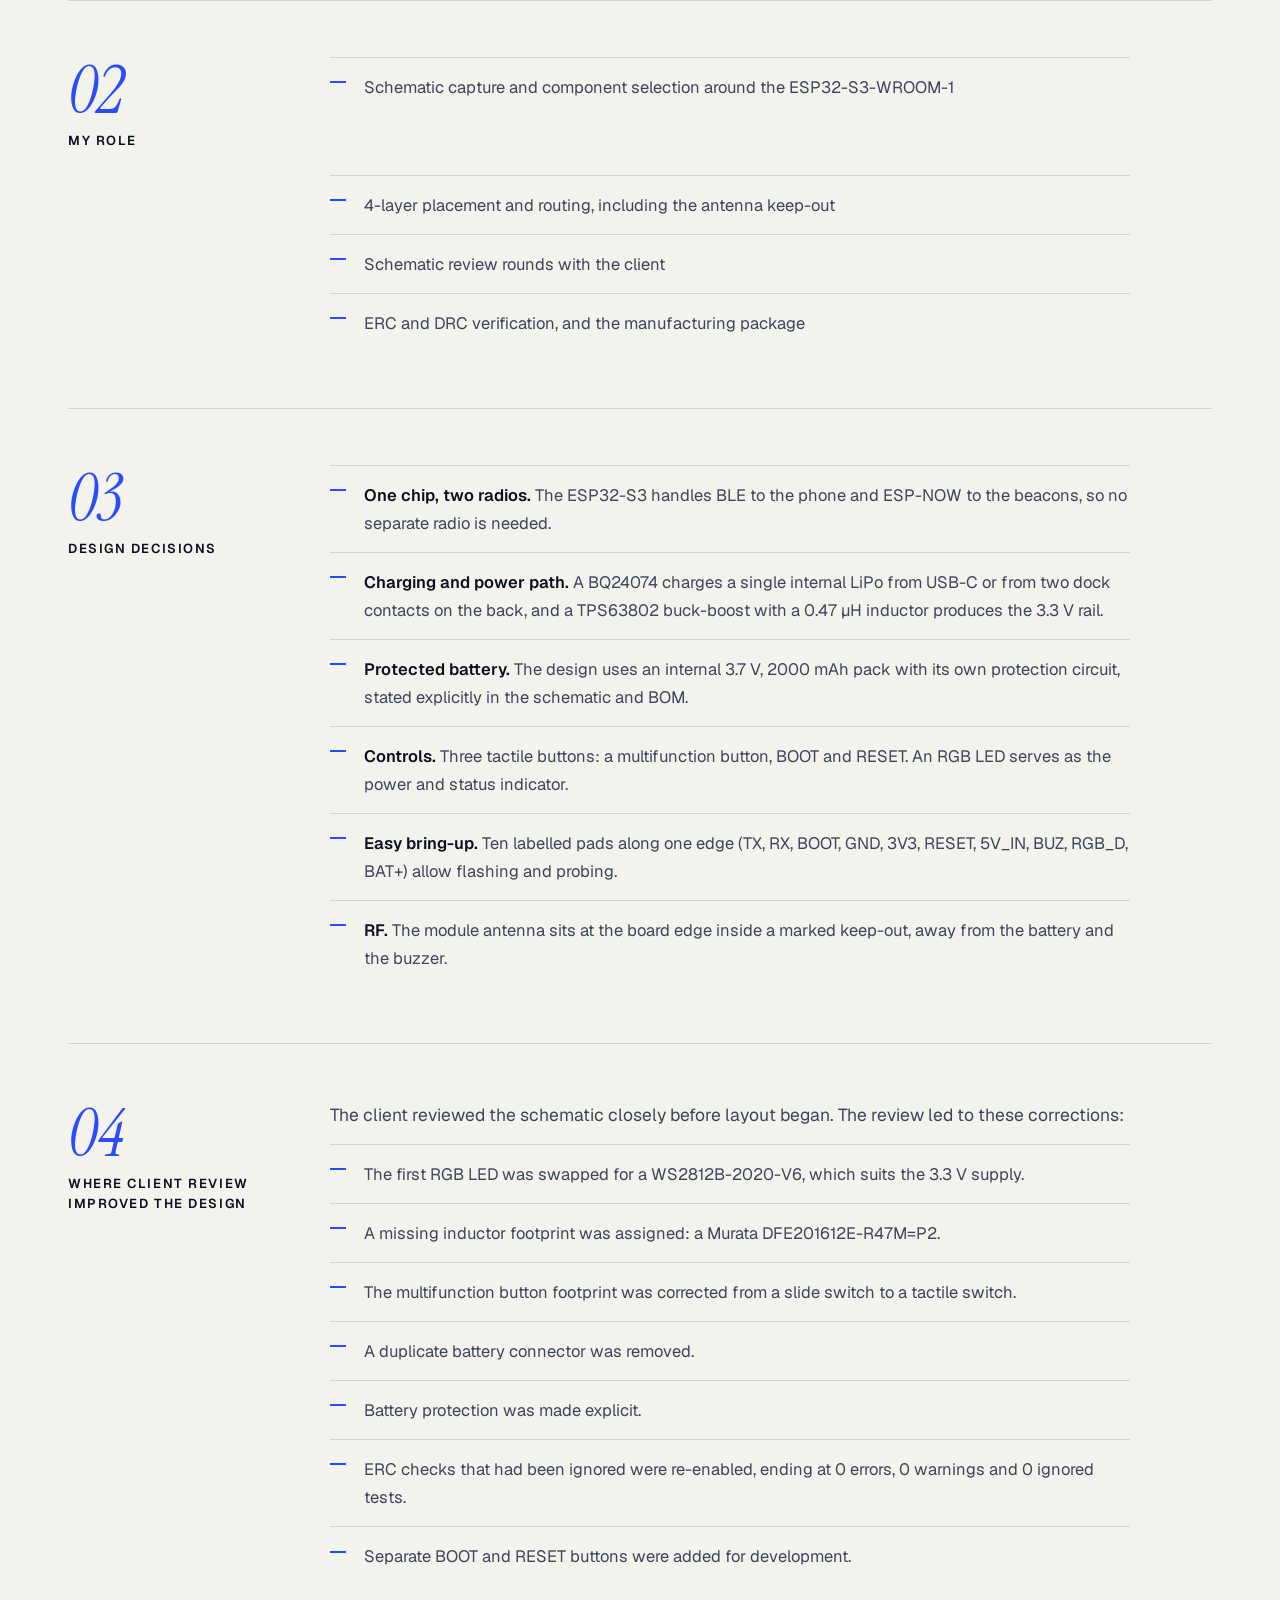
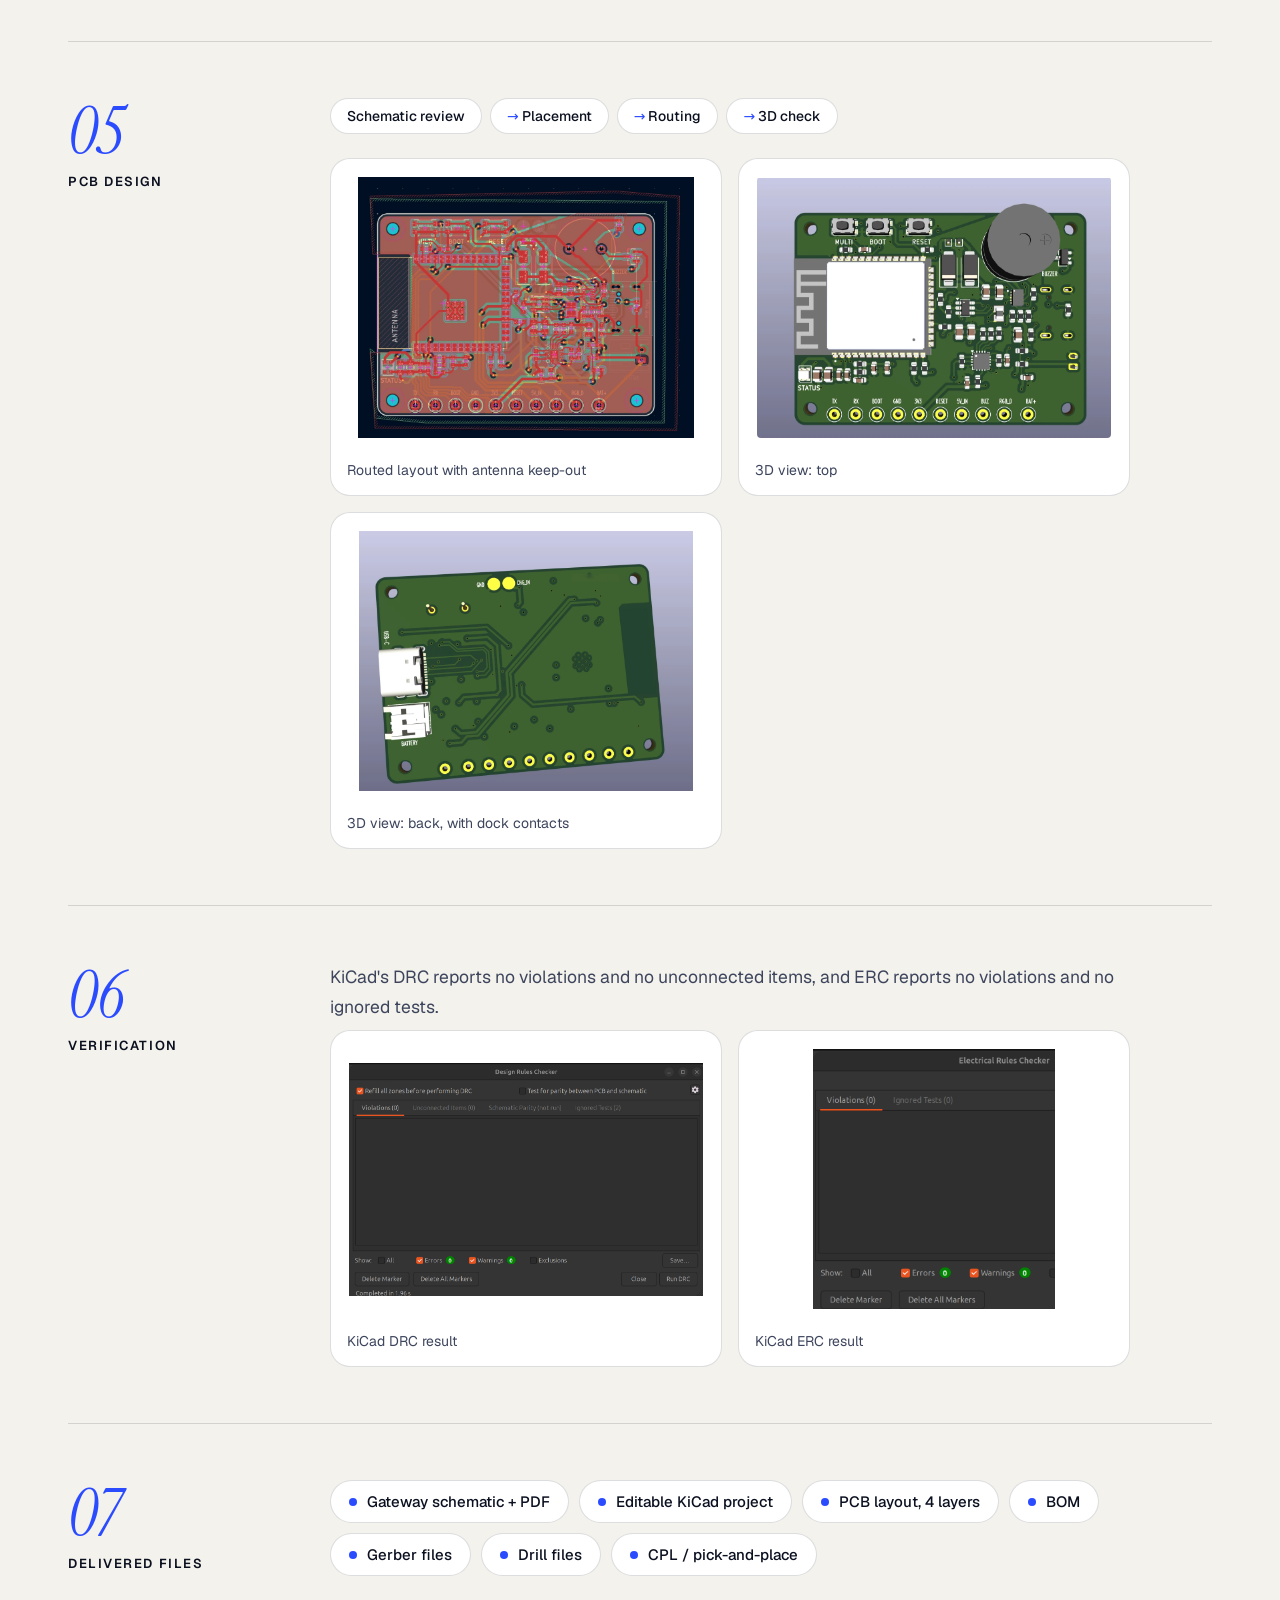
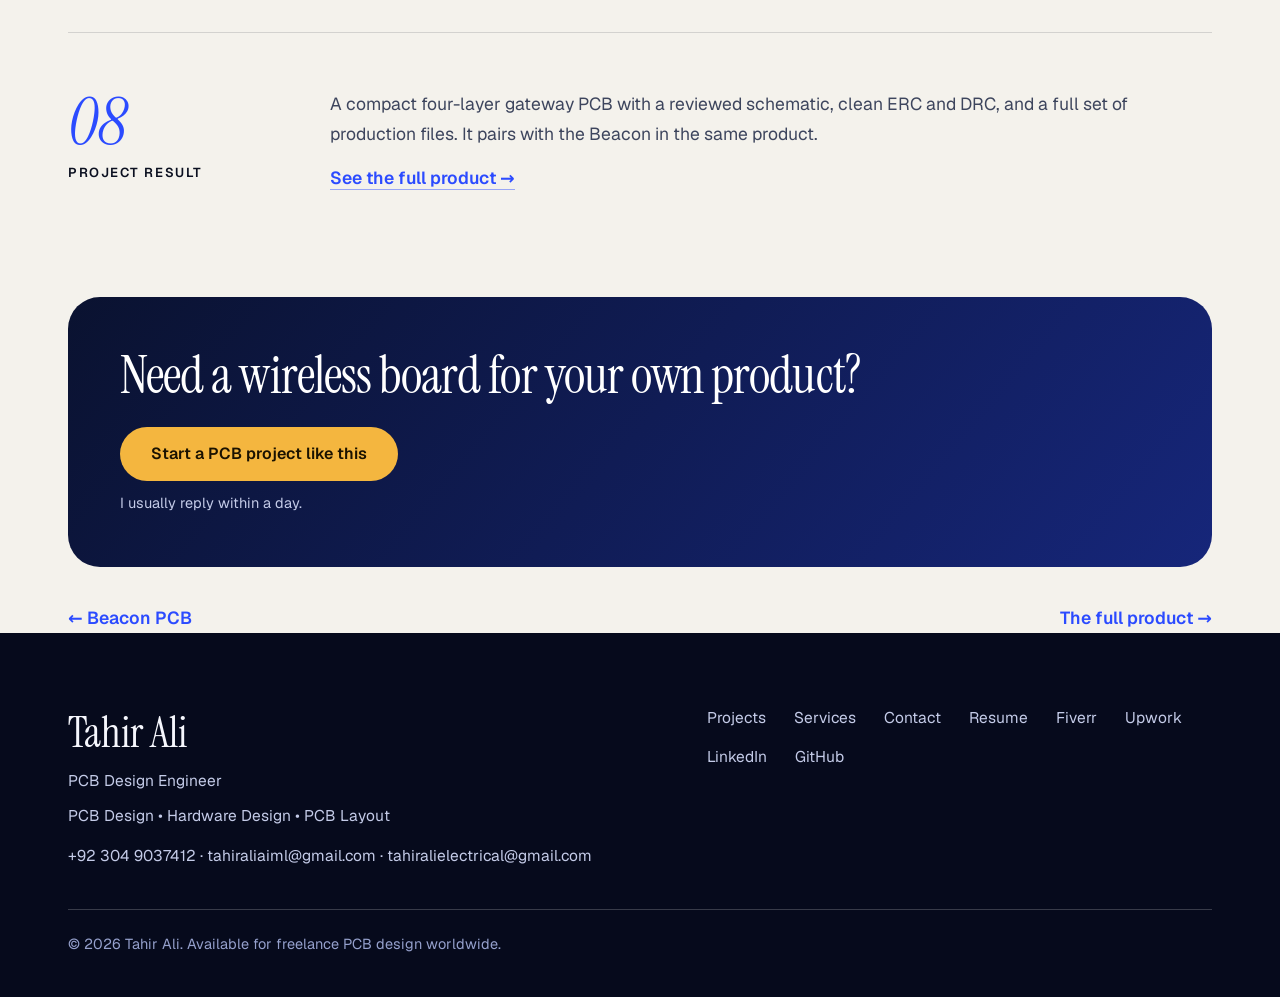
<file: projects/gateway-pcb-design.html>
<!DOCTYPE html>
<html lang="en"><head><meta charset="UTF-8"><meta name="viewport" content="width=device-width, initial-scale=1">
<title>Gateway: ESP32-S3 BLE + ESP-NOW Bridge, 4-Layer PCB Design | Tahir Ali, PCB Design Engineer</title><meta name="description" content="4-layer KiCad PCB for an ESP32-S3 gateway that bridges Bluetooth LE to a phone and ESP-NOW to beacons: LiPo charging, USB-C, dock contacts, three buttons and a status LED.">
<meta name="theme-color" content="#0a1230">
<meta property="og:type" content="website"><meta property="og:title" content="Gateway: ESP32-S3 BLE + ESP-NOW Bridge, 4-Layer PCB Design | Tahir Ali, PCB Design Engineer"><meta property="og:description" content="4-layer KiCad PCB for an ESP32-S3 gateway that bridges Bluetooth LE to a phone and ESP-NOW to beacons: LiPo charging, USB-C, dock contacts, three buttons and a status LED."><meta property="og:image" content="../images/parcel/gateway-top-3d.webp">
<meta name="twitter:card" content="summary_large_image">
<script>document.documentElement.className="js"</script>
<link rel="preload" href="../fonts/display.woff2" as="font" type="font/woff2" crossorigin><link rel="preload" href="../fonts/body.woff2" as="font" type="font/woff2" crossorigin>
<link rel="stylesheet" href="../styles.css"></head><body><a class="skip" href="#main">Skip to content</a>
<header class="site-header"><nav class="nav" aria-label="Main">
<a href="../index.html" class="brand"><span class="chip" aria-hidden="true">TA</span>Tahir Ali</a>
<button class="nav-toggle" id="navToggle" aria-label="Menu" aria-expanded="false" aria-controls="navLinks"><span></span></button>
<ul class="nav-links" id="navLinks">
<li><a href="../index.html#home">Home</a></li><li><a href="../index.html#services">Services</a></li><li><a href="../index.html#work">Projects</a></li><li><a href="../index.html#process">Process</a></li><li><a href="../index.html#about">About</a></li><li><a href="../index.html#contact">Contact</a></li>
<li><a href="../Tahir_Ali_Resume.pdf" download>Resume</a></li>
<li><a class="nav-cta" href="../index.html#contact">Start a Project</a></li>
</ul></nav></header><main id="main"><div class="wrap">
<div class="ph-hero"><p class="crumb"><a href="../index.html">Home</a> / <a href="../index.html#work">Projects</a> / <a href="parcel-tracking-system.html">Parcel-Tracking System</a> / Gateway PCB</p><h1>Gateway: ESP32-S3 BLE + ESP-NOW Bridge, 4-Layer PCB</h1><p class="meta">PCB Design · Schematic · Power Management · KiCad · ESP32-S3 · Client project (Fiverr)</p><p class="lede">A four-layer ESP32-S3 board that bridges a phone to the beacons over BLE and ESP-NOW, delivered with schematic, layout and production files.</p><div class="big light"><img src="../images/parcel/gateway-top-3d.webp" alt="Gateway PCB 3D render: ESP32-S3 module with antenna, three push buttons, status LED, buzzer and ten programming pads" width="1059" height="778" fetchpriority="high"></div><dl class="tb"><div><dt>Layers</dt><dd>4</dd></div><div><dt>Module</dt><dd>ESP32-S3-WROOM-1</dd></div><div><dt>Wireless</dt><dd>BLE + ESP-NOW</dd></div><div><dt>Charger</dt><dd>BQ24074</dd></div><div><dt>Buttons</dt><dd>3 tactile</dd></div><div><dt>Battery</dt><dd>1S LiPo, protected</dd></div><div><dt>Tool</dt><dd>KiCad</dd></div><div><dt>Scope</dt><dd>Schematic + PCB</dd></div></dl></div>
<section class="cs"><div class="cs-grid"><h2><b>01</b>The brief</h2><div class="prose"><p>The second device in the client's parcel-tracking system: a gateway the driver carries. It receives commands from a phone over Bluetooth LE and relays them to many beacons over ESP-NOW.</p><p>It needed to be compact, battery powered, rechargeable from USB-C or a dock, and easy to flash and troubleshoot during development.</p></div></div></section>
<section class="cs"><div class="cs-grid"><h2><b>02</b>My role</h2><div class="prose"><ul class="list"><li>Schematic capture and component selection around the ESP32-S3-WROOM-1</li><li>Power, charging and battery design</li><li>4-layer placement and routing, including the antenna keep-out</li><li>Schematic review rounds with the client</li><li>ERC and DRC verification, and the manufacturing package</li></ul></div></div></section>
<section class="cs"><div class="cs-grid"><h2><b>03</b>Design decisions</h2><div class="prose"><ul class="list"><li><strong>One chip, two radios.</strong> The ESP32-S3 handles BLE to the phone and ESP-NOW to the beacons, so no separate radio is needed.</li><li><strong>Charging and power path.</strong> A BQ24074 charges a single internal LiPo from USB-C or from two dock contacts on the back, and a TPS63802 buck-boost with a 0.47 µH inductor produces the 3.3 V rail.</li><li><strong>Protected battery.</strong> The design uses an internal 3.7 V, 2000 mAh pack with its own protection circuit, stated explicitly in the schematic and BOM.</li><li><strong>Controls.</strong> Three tactile buttons: a multifunction button, BOOT and RESET. An RGB LED serves as the power and status indicator.</li><li><strong>Easy bring-up.</strong> Ten labelled pads along one edge (TX, RX, BOOT, GND, 3V3, RESET, 5V_IN, BUZ, RGB_D, BAT+) allow flashing and probing.</li><li><strong>RF.</strong> The module antenna sits at the board edge inside a marked keep-out, away from the battery and the buzzer.</li></ul></div></div></section>
<section class="cs"><div class="cs-grid"><h2><b>04</b>Where client review improved the design</h2><div class="prose"><p>The client reviewed the schematic closely before layout began. The review led to these corrections:</p><ul class="list"><li>The first RGB LED was swapped for a WS2812B-2020-V6, which suits the 3.3 V supply.</li><li>A missing inductor footprint was assigned: a Murata DFE201612E-R47M=P2.</li><li>The multifunction button footprint was corrected from a slide switch to a tactile switch.</li><li>A duplicate battery connector was removed.</li><li>Battery protection was made explicit.</li><li>ERC checks that had been ignored were re-enabled, ending at 0 errors, 0 warnings and 0 ignored tests.</li><li>Separate BOOT and RESET buttons were added for development.</li></ul></div></div></section>
<section class="cs"><div class="cs-grid"><h2><b>05</b>PCB design</h2><div class="prose"><div class="stages"><span>Schematic review</span><span>Placement</span><span>Routing</span><span>3D check</span></div><div class="shots"><figure class="shot"><img src="../images/parcel/gateway-layout.webp" alt="Gateway PCB layout in KiCad showing the antenna keep-out, three buttons, status LED and ten programming pads" width="988" height="765" loading="lazy" decoding="async"><figcaption>Routed layout with antenna keep-out</figcaption></figure><figure class="shot"><img src="../images/parcel/gateway-top-3d.webp" alt="Gateway PCB 3D render, top side" width="1059" height="778" loading="lazy" decoding="async"><figcaption>3D view: top</figcaption></figure><figure class="shot"><img src="../images/parcel/gateway-back-3d.webp" alt="Gateway PCB 3D render, back side with two gold dock contacts, USB-C connector and battery connector" width="1054" height="820" loading="lazy" decoding="async"><figcaption>3D view: back, with dock contacts</figcaption></figure></div></div></div></section>
<section class="cs"><div class="cs-grid"><h2><b>06</b>Verification</h2><div class="prose"><p>KiCad's DRC reports no violations and no unconnected items, and ERC reports no violations and no ignored tests.</p><div class="shots"><figure class="shot"><img src="../images/parcel/gateway-drc.webp" alt="KiCad Design Rules Checker showing 0 violations and 0 unconnected items" width="1261" height="829" loading="lazy" decoding="async"><figcaption>KiCad DRC result</figcaption></figure><figure class="shot"><img src="../images/parcel/gateway-erc.webp" alt="KiCad Electrical Rules Checker showing 0 violations and 0 ignored tests" width="660" height="711" loading="lazy" decoding="async"><figcaption>KiCad ERC result</figcaption></figure></div></div></div></section>
<section class="cs"><div class="cs-grid"><h2><b>07</b>Delivered files</h2><div class="prose"><ul class="files"><li>Gateway schematic + PDF</li><li>Editable KiCad project</li><li>PCB layout, 4 layers</li><li>BOM</li><li>Gerber files</li><li>Drill files</li><li>CPL / pick-and-place</li></ul></div></div></section>
<section class="cs"><div class="cs-grid"><h2><b>08</b>Project result</h2><div class="prose"><p>A compact four-layer gateway PCB with a reviewed schematic, clean ERC and DRC, and a full set of production files. It pairs with the Beacon in the same product.</p><p><a class="link" href="parcel-tracking-system.html">See the full product →</a></p></div></div></section>
<div class="end"><h2>Need a wireless board for your own product?</h2><div class="endcta"><a class="btn btn-primary" href="../index.html#contact">Start a PCB project like this</a><span>I usually reply within a day.</span></div></div>
<nav class="pn" aria-label="Project navigation"><a href="beacon-pcb-design.html">← Beacon PCB</a><a href="parcel-tracking-system.html">The full product →</a></nav>
</div></main><footer><div class="wrap"><div class="foot">
<div><strong>Tahir Ali</strong><p>PCB Design Engineer</p><p>PCB Design • Hardware Design • PCB Layout</p><p class="fcontact"><a href="tel:+923049037412">+92 304 9037412</a> · <a href="mailto:tahiraliaiml@gmail.com">tahiraliaiml@gmail.com</a> · <a href="mailto:tahiralielectrical@gmail.com">tahiralielectrical@gmail.com</a></p></div>
<ul>
<li><a href="../index.html#work">Projects</a></li><li><a href="../index.html#services">Services</a></li><li><a href="../index.html#contact">Contact</a></li><li><a href="../Tahir_Ali_Resume.pdf" download>Resume</a></li>
<li><a href="https://www.fiverr.com/tahircircuit?public_mode=true" target="_blank" rel="noopener">Fiverr</a></li><li><a href="https://www.upwork.com/freelancers/~01393ea75067305202?viewMode=1" target="_blank" rel="noopener">Upwork</a></li><li><a href="https://www.linkedin.com/in/tahir-ali-7430803a5/" target="_blank" rel="noopener">LinkedIn</a></li><li><a href="https://github.com/tahiriii-ai" target="_blank" rel="noopener">GitHub</a></li>
</ul></div><p class="copy">© 2026 Tahir Ali. Available for freelance PCB design worldwide.</p></div></footer>
<a class="fab" href="../index.html#contact">Start a Project</a>
<script src="../script.js"></script></body></html>
</file>
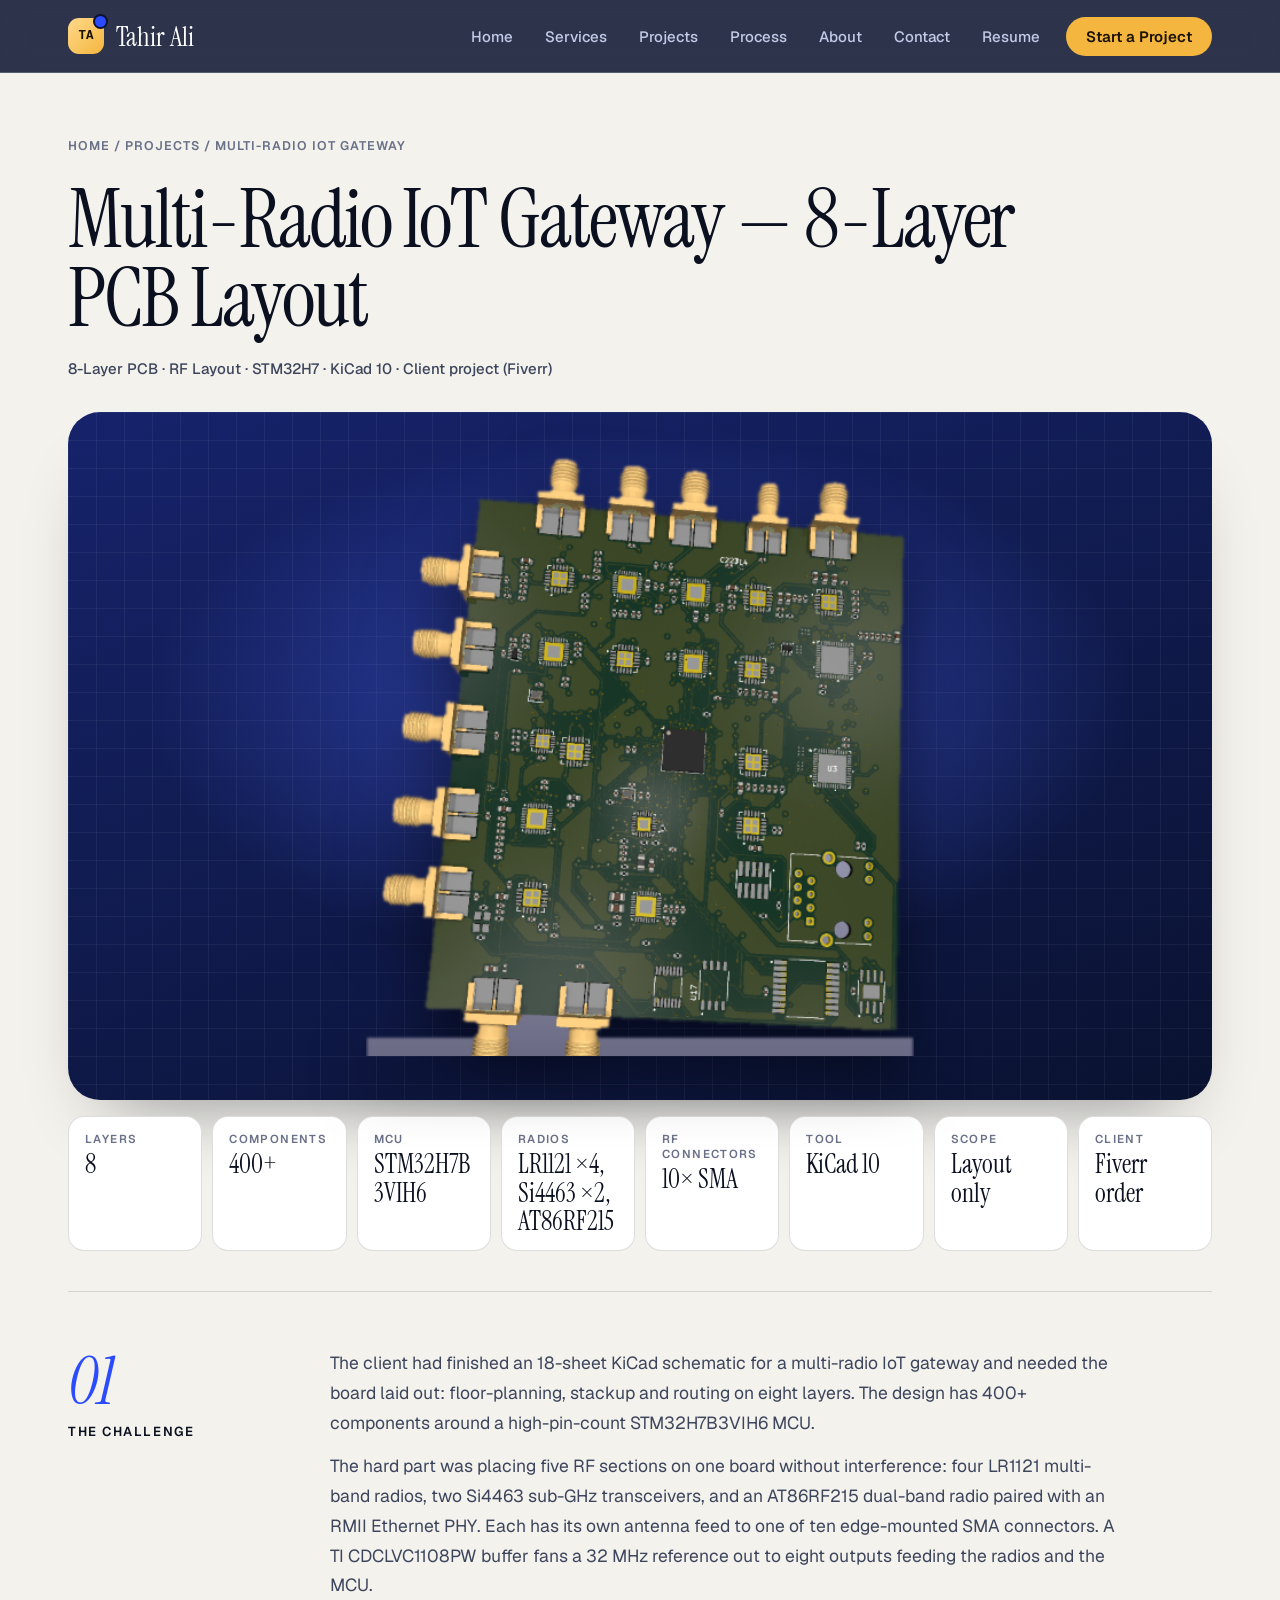
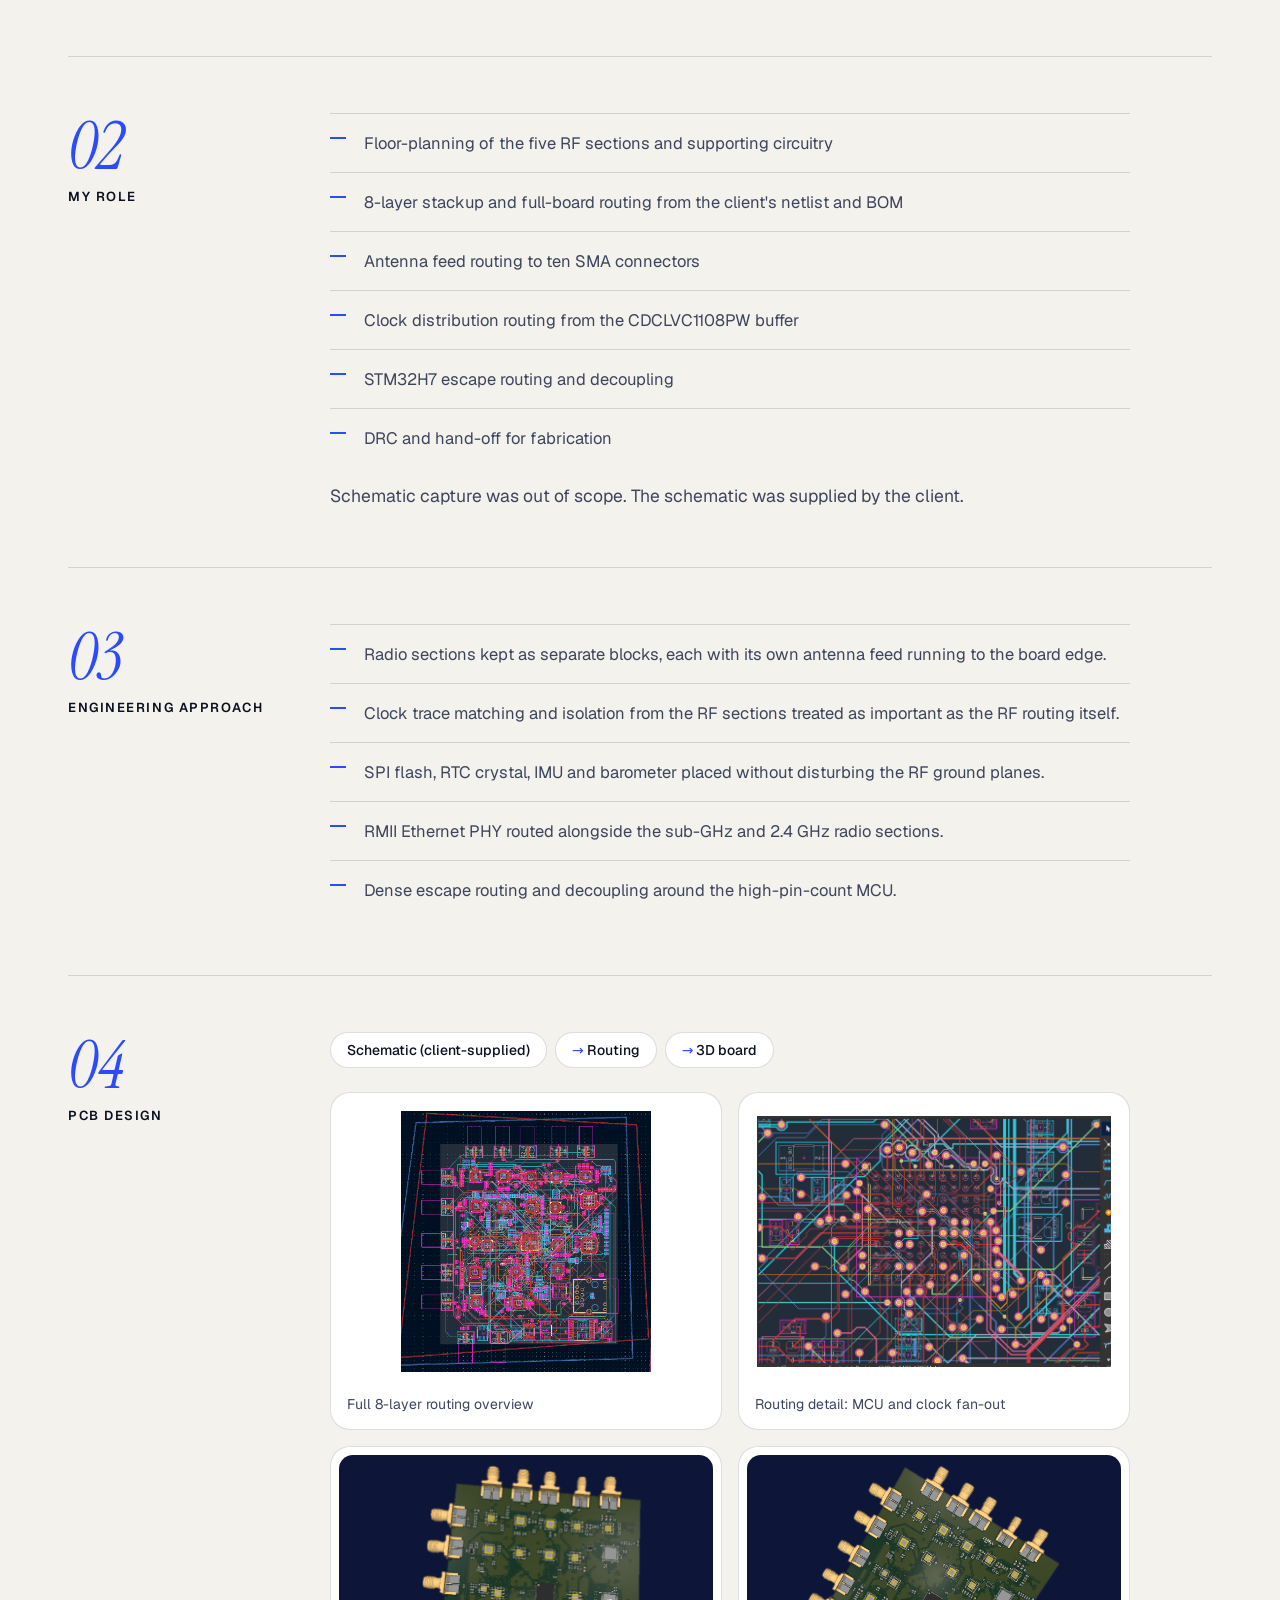
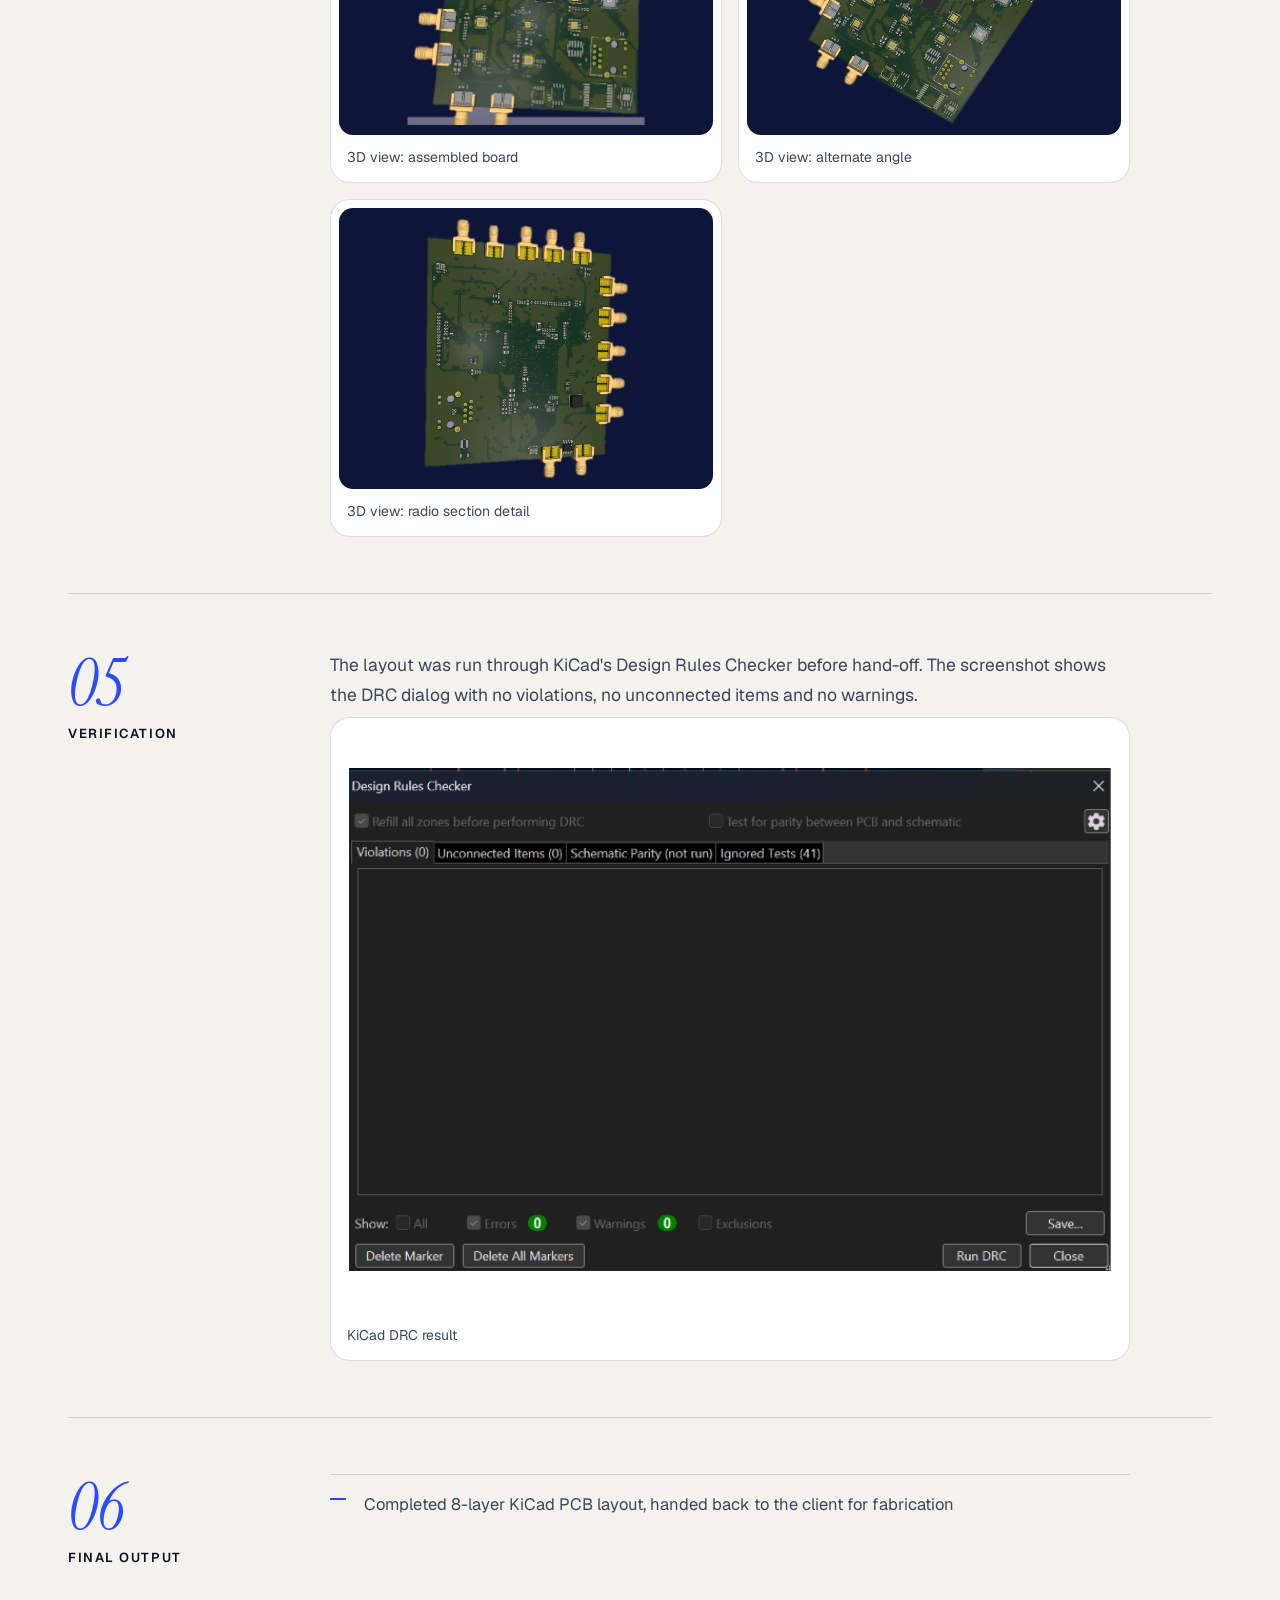
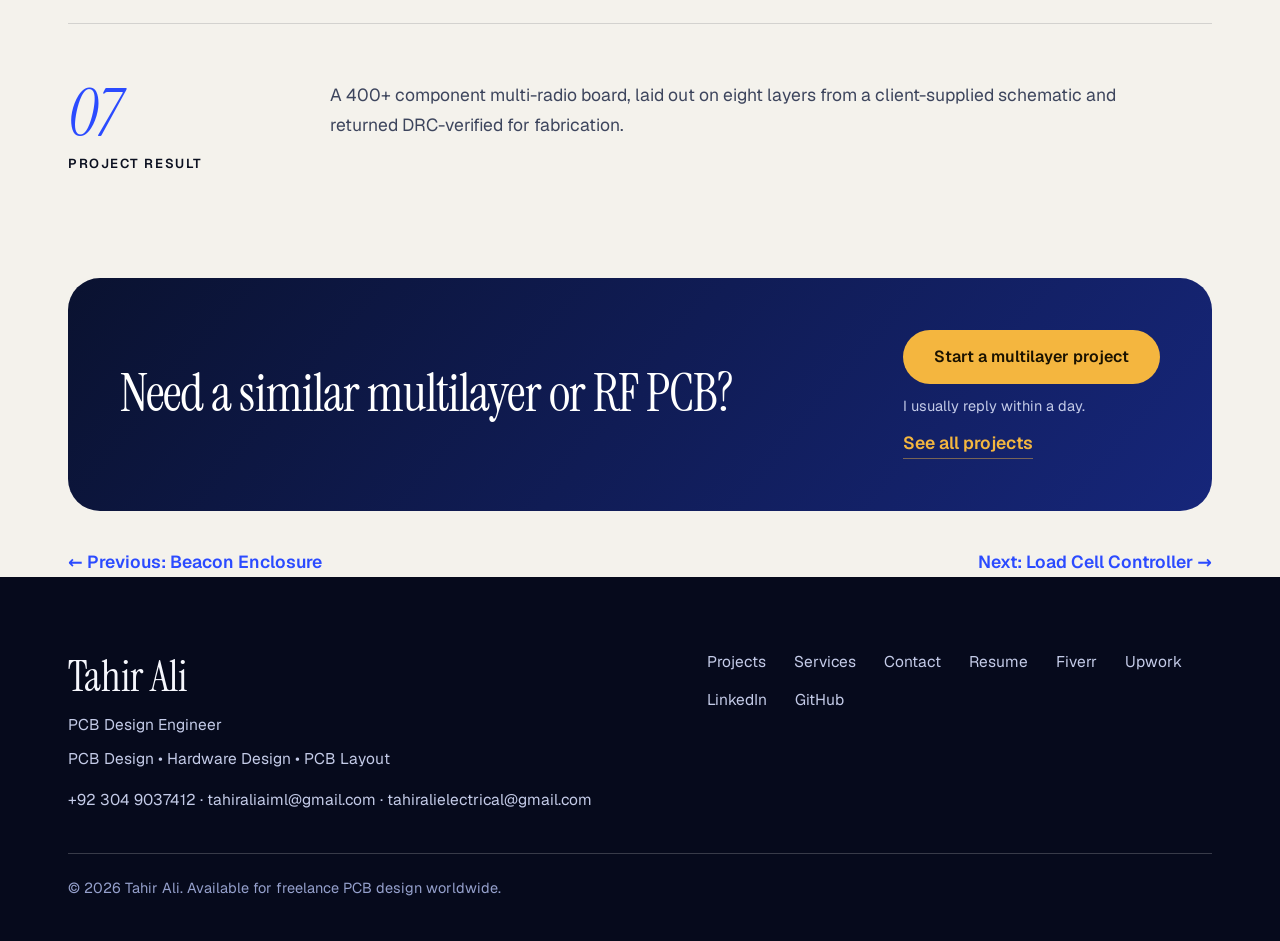
<file: projects/multi-radio-gateway-layout.html>
<!DOCTYPE html>
<html lang="en"><head><meta charset="UTF-8"><meta name="viewport" content="width=device-width, initial-scale=1">
<title>Multi-Radio IoT Gateway — 8-Layer PCB Layout | Tahir Ali, PCB Design Engineer</title><meta name="description" content="8-layer KiCad PCB layout for a multi-radio IoT gateway: 400+ components, STM32H7, five RF sections and ten SMA connectors, laid out from a client schematic.">
<meta name="theme-color" content="#0a1230">
<meta property="og:type" content="website"><meta property="og:title" content="Multi-Radio IoT Gateway — 8-Layer PCB Layout | Tahir Ali, PCB Design Engineer"><meta property="og:description" content="8-layer KiCad PCB layout for a multi-radio IoT gateway: 400+ components, STM32H7, five RF sections and ten SMA connectors, laid out from a client schematic."><meta property="og:image" content="../images/gateway-3d-front.png">
<meta name="twitter:card" content="summary_large_image">
<script>document.documentElement.className="js"</script>
<link rel="preload" href="../fonts/display.woff2" as="font" type="font/woff2" crossorigin><link rel="preload" href="../fonts/body.woff2" as="font" type="font/woff2" crossorigin>
<link rel="stylesheet" href="../styles.css"></head><body><a class="skip" href="#main">Skip to content</a>
<header class="site-header"><nav class="nav" aria-label="Main">
<a href="../index.html" class="brand"><span class="chip" aria-hidden="true">TA</span>Tahir Ali</a>
<button class="nav-toggle" id="navToggle" aria-label="Menu" aria-expanded="false" aria-controls="navLinks"><span></span></button>
<ul class="nav-links" id="navLinks">
<li><a href="../index.html#home">Home</a></li><li><a href="../index.html#services">Services</a></li><li><a href="../index.html#work">Projects</a></li><li><a href="../index.html#process">Process</a></li><li><a href="../index.html#about">About</a></li><li><a href="../index.html#contact">Contact</a></li>
<li><a href="../Tahir_Ali_Resume.pdf" download>Resume</a></li>
<li><a class="nav-cta" href="../index.html#contact">Start a Project</a></li>
</ul></nav></header><main id="main"><div class="wrap">
<div class="ph-hero"><p class="crumb"><a href="../index.html">Home</a> / <a href="../index.html#work">Projects</a> / Multi-Radio IoT Gateway</p>
<h1>Multi-Radio IoT Gateway — 8-Layer PCB Layout</h1><p class="meta">8-Layer PCB · RF Layout · STM32H7 · KiCad 10 · Client project (Fiverr)</p>
<div class="big"><img src="../images/cut/gateway-3d-front.png" alt="Multi-radio IoT gateway PCB, 3D render showing ten edge-mounted SMA connectors and dense component placement" width="478" height="549" fetchpriority="high"></div>
<dl class="tb"><div><dt>Layers</dt><dd>8</dd></div><div><dt>Components</dt><dd>400+</dd></div><div><dt>MCU</dt><dd>STM32H7B3VIH6</dd></div><div><dt>Radios</dt><dd>LR1121 ×4, Si4463 ×2, AT86RF215</dd></div><div><dt>RF connectors</dt><dd>10× SMA</dd></div><div><dt>Tool</dt><dd>KiCad 10</dd></div><div><dt>Scope</dt><dd>Layout only</dd></div><div><dt>Client</dt><dd>Fiverr order</dd></div></dl></div>
<section class="cs"><div class="cs-grid"><h2><b>01</b>The challenge</h2><div class="prose"><p>The client had finished an 18-sheet KiCad schematic for a multi-radio IoT gateway and needed the board laid out: floor-planning, stackup and routing on eight layers. The design has 400+ components around a high-pin-count STM32H7B3VIH6 MCU.</p><p>The hard part was placing five RF sections on one board without interference: four LR1121 multi-band radios, two Si4463 sub-GHz transceivers, and an AT86RF215 dual-band radio paired with an RMII Ethernet PHY. Each has its own antenna feed to one of ten edge-mounted SMA connectors. A TI CDCLVC1108PW buffer fans a 32 MHz reference out to eight outputs feeding the radios and the MCU.</p></div></div></section>
<section class="cs"><div class="cs-grid"><h2><b>02</b>My role</h2><div class="prose"><ul class="list"><li>Floor-planning of the five RF sections and supporting circuitry</li><li>8-layer stackup and full-board routing from the client's netlist and BOM</li><li>Antenna feed routing to ten SMA connectors</li><li>Clock distribution routing from the CDCLVC1108PW buffer</li><li>STM32H7 escape routing and decoupling</li><li>DRC and hand-off for fabrication</li></ul><p>Schematic capture was out of scope. The schematic was supplied by the client.</p></div></div></section>
<section class="cs"><div class="cs-grid"><h2><b>03</b>Engineering approach</h2><div class="prose"><ul class="list"><li>Radio sections kept as separate blocks, each with its own antenna feed running to the board edge.</li><li>Clock trace matching and isolation from the RF sections treated as important as the RF routing itself.</li><li>SPI flash, RTC crystal, IMU and barometer placed without disturbing the RF ground planes.</li><li>RMII Ethernet PHY routed alongside the sub-GHz and 2.4 GHz radio sections.</li><li>Dense escape routing and decoupling around the high-pin-count MCU.</li></ul></div></div></section>
<section class="cs"><div class="cs-grid"><h2><b>04</b>PCB design</h2><div class="prose"><div class="stages"><span>Schematic (client-supplied)</span><span>Routing</span><span>3D board</span></div><div class="shots"><figure class="shot"><img src="../images/gateway-routing-overview.png" alt="Full board routing across the 8-layer stackup, showing board outline and keep-out zones" width="466" height="487" loading="lazy" decoding="async"><figcaption>Full 8-layer routing overview</figcaption></figure><figure class="shot"><img src="../images/gateway-routing-zoom.png" alt="Zoomed routing around the STM32H7 MCU and clock distribution IC with a dense via array" width="727" height="517" loading="lazy" decoding="async"><figcaption>Routing detail: MCU and clock fan-out</figcaption></figure><figure class="shot"><img src="../images/cut/gateway-3d-front.png" alt="Multi-radio IoT gateway 3D render, front view with SMA connectors" width="478" height="549" loading="lazy" decoding="async"><figcaption>3D view: assembled board</figcaption></figure><figure class="shot"><img src="../images/cut/gateway-3d-alt.png" alt="Multi-radio IoT gateway 3D render, alternate angle" width="514" height="498" loading="lazy" decoding="async"><figcaption>3D view: alternate angle</figcaption></figure><figure class="shot"><img src="../images/cut/gateway-3d-detail.png" alt="Multi-radio IoT gateway 3D render, detail of radio section placement" width="367" height="463" loading="lazy" decoding="async"><figcaption>3D view: radio section detail</figcaption></figure></div></div></div></section>
<section class="cs"><div class="cs-grid"><h2><b>05</b>Verification</h2><div class="prose"><p>The layout was run through KiCad's Design Rules Checker before hand-off. The screenshot shows the DRC dialog with no violations, no unconnected items and no warnings.</p><div class="shots"><figure class="shot"><img src="../images/gateway-drc-clean.png" alt="KiCad Design Rules Checker dialog showing zero violations, zero errors and zero warnings" width="724" height="478" loading="lazy" decoding="async"><figcaption>KiCad DRC result</figcaption></figure></div></div></div></section>
<section class="cs"><div class="cs-grid"><h2><b>06</b>Final output</h2><div class="prose"><ul class="list"><li>Completed 8-layer KiCad PCB layout, handed back to the client for fabrication</li></ul></div></div></section>
<section class="cs"><div class="cs-grid"><h2><b>07</b>Project result</h2><div class="prose"><p>A 400+ component multi-radio board, laid out on eight layers from a client-supplied schematic and returned DRC-verified for fabrication.</p></div></div></section>
<div class="end"><h2>Need a similar multilayer or RF PCB?</h2><div class="endcta"><a class="btn btn-primary" href="../index.html#contact">Start a multilayer project</a><span>I usually reply within a day.</span><a class="link" href="../index.html#work">See all projects</a></div></div>
<nav class="pn" aria-label="Project navigation"><a href="beacon-enclosure-design.html">← Previous: Beacon Enclosure</a><a href="arc62-loadcell-repair.html">Next: Load Cell Controller →</a></nav>
</div></main><footer><div class="wrap"><div class="foot">
<div><strong>Tahir Ali</strong><p>PCB Design Engineer</p><p>PCB Design • Hardware Design • PCB Layout</p><p class="fcontact"><a href="tel:+923049037412">+92 304 9037412</a> · <a href="mailto:tahiraliaiml@gmail.com">tahiraliaiml@gmail.com</a> · <a href="mailto:tahiralielectrical@gmail.com">tahiralielectrical@gmail.com</a></p></div>
<ul>
<li><a href="../index.html#work">Projects</a></li><li><a href="../index.html#services">Services</a></li><li><a href="../index.html#contact">Contact</a></li><li><a href="../Tahir_Ali_Resume.pdf" download>Resume</a></li>
<li><a href="https://www.fiverr.com/tahircircuit?public_mode=true" target="_blank" rel="noopener">Fiverr</a></li><li><a href="https://www.upwork.com/freelancers/~01393ea75067305202?viewMode=1" target="_blank" rel="noopener">Upwork</a></li><li><a href="https://www.linkedin.com/in/tahir-ali-7430803a5/" target="_blank" rel="noopener">LinkedIn</a></li><li><a href="https://github.com/tahiriii-ai" target="_blank" rel="noopener">GitHub</a></li>
</ul></div><p class="copy">© 2026 Tahir Ali. Available for freelance PCB design worldwide.</p></div></footer>
<a class="fab" href="../index.html#contact">Start a Project</a>
<script src="../script.js"></script></body></html>
</file>
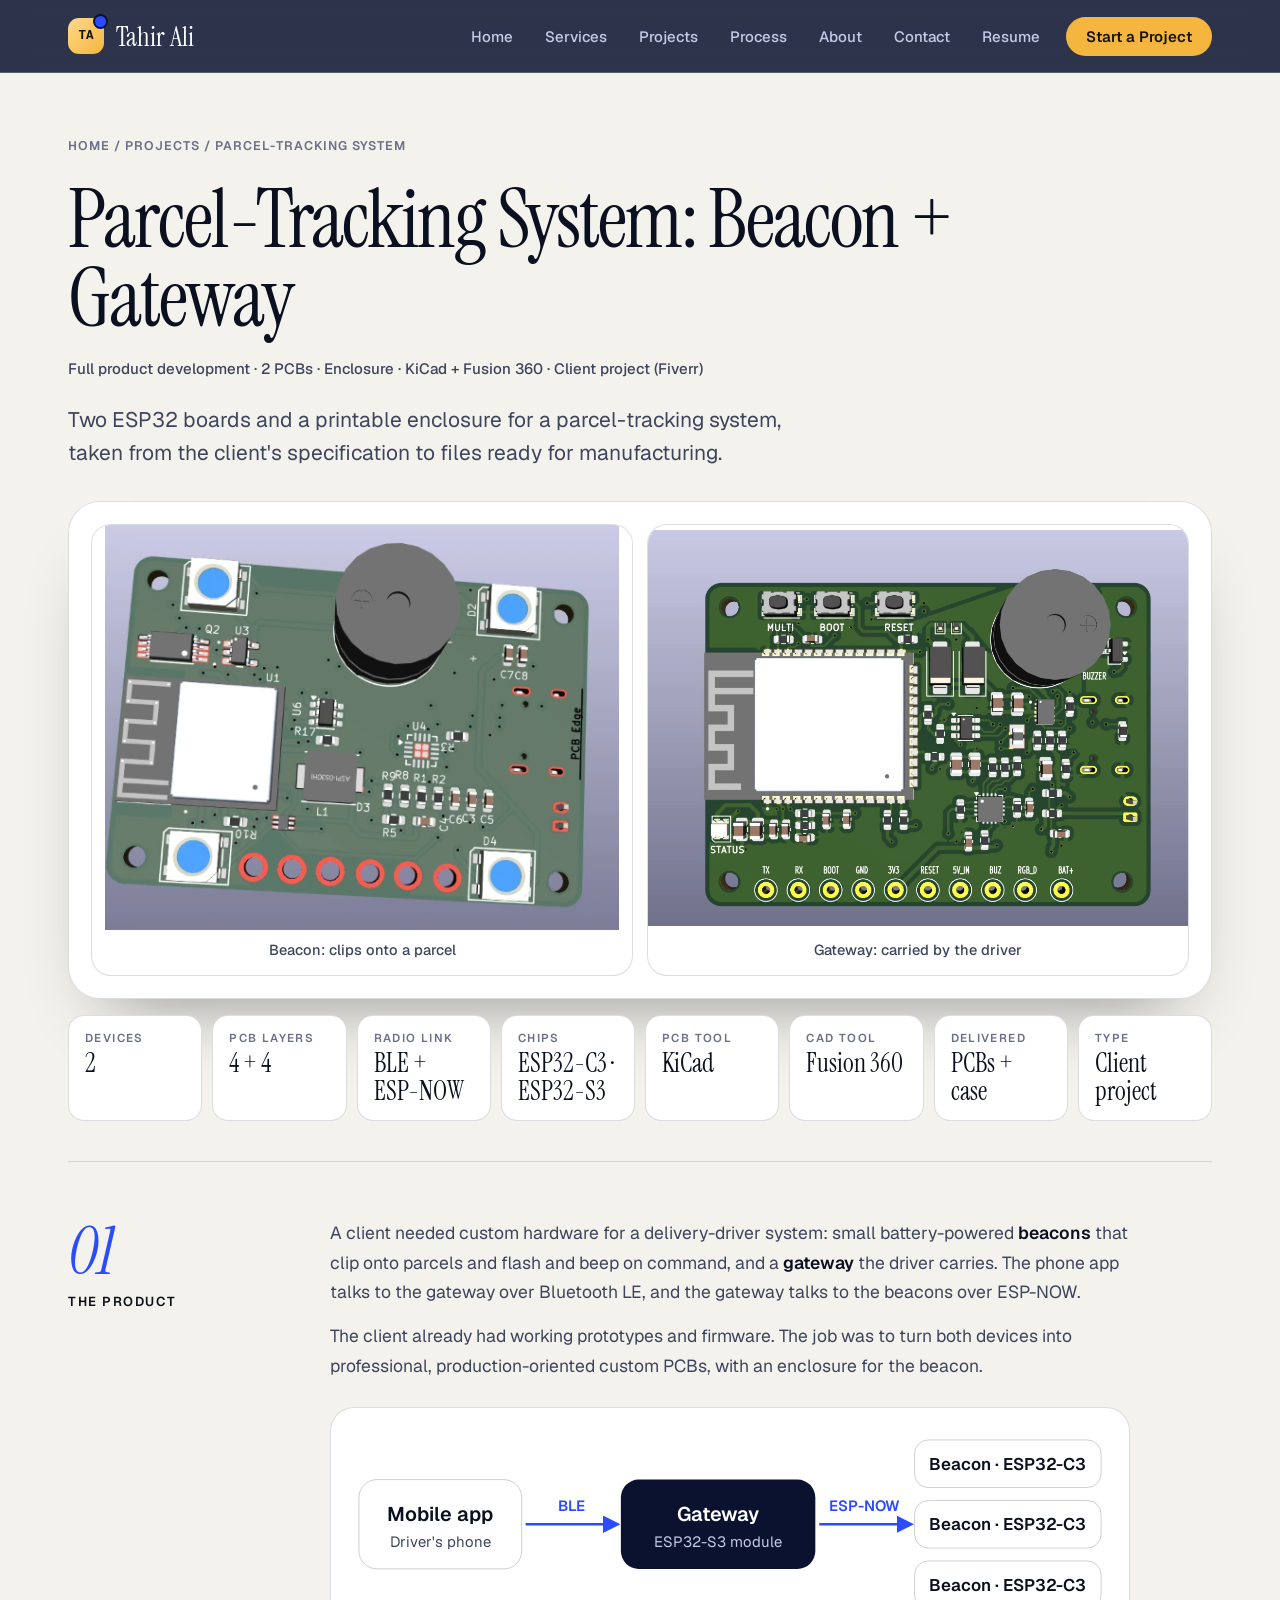
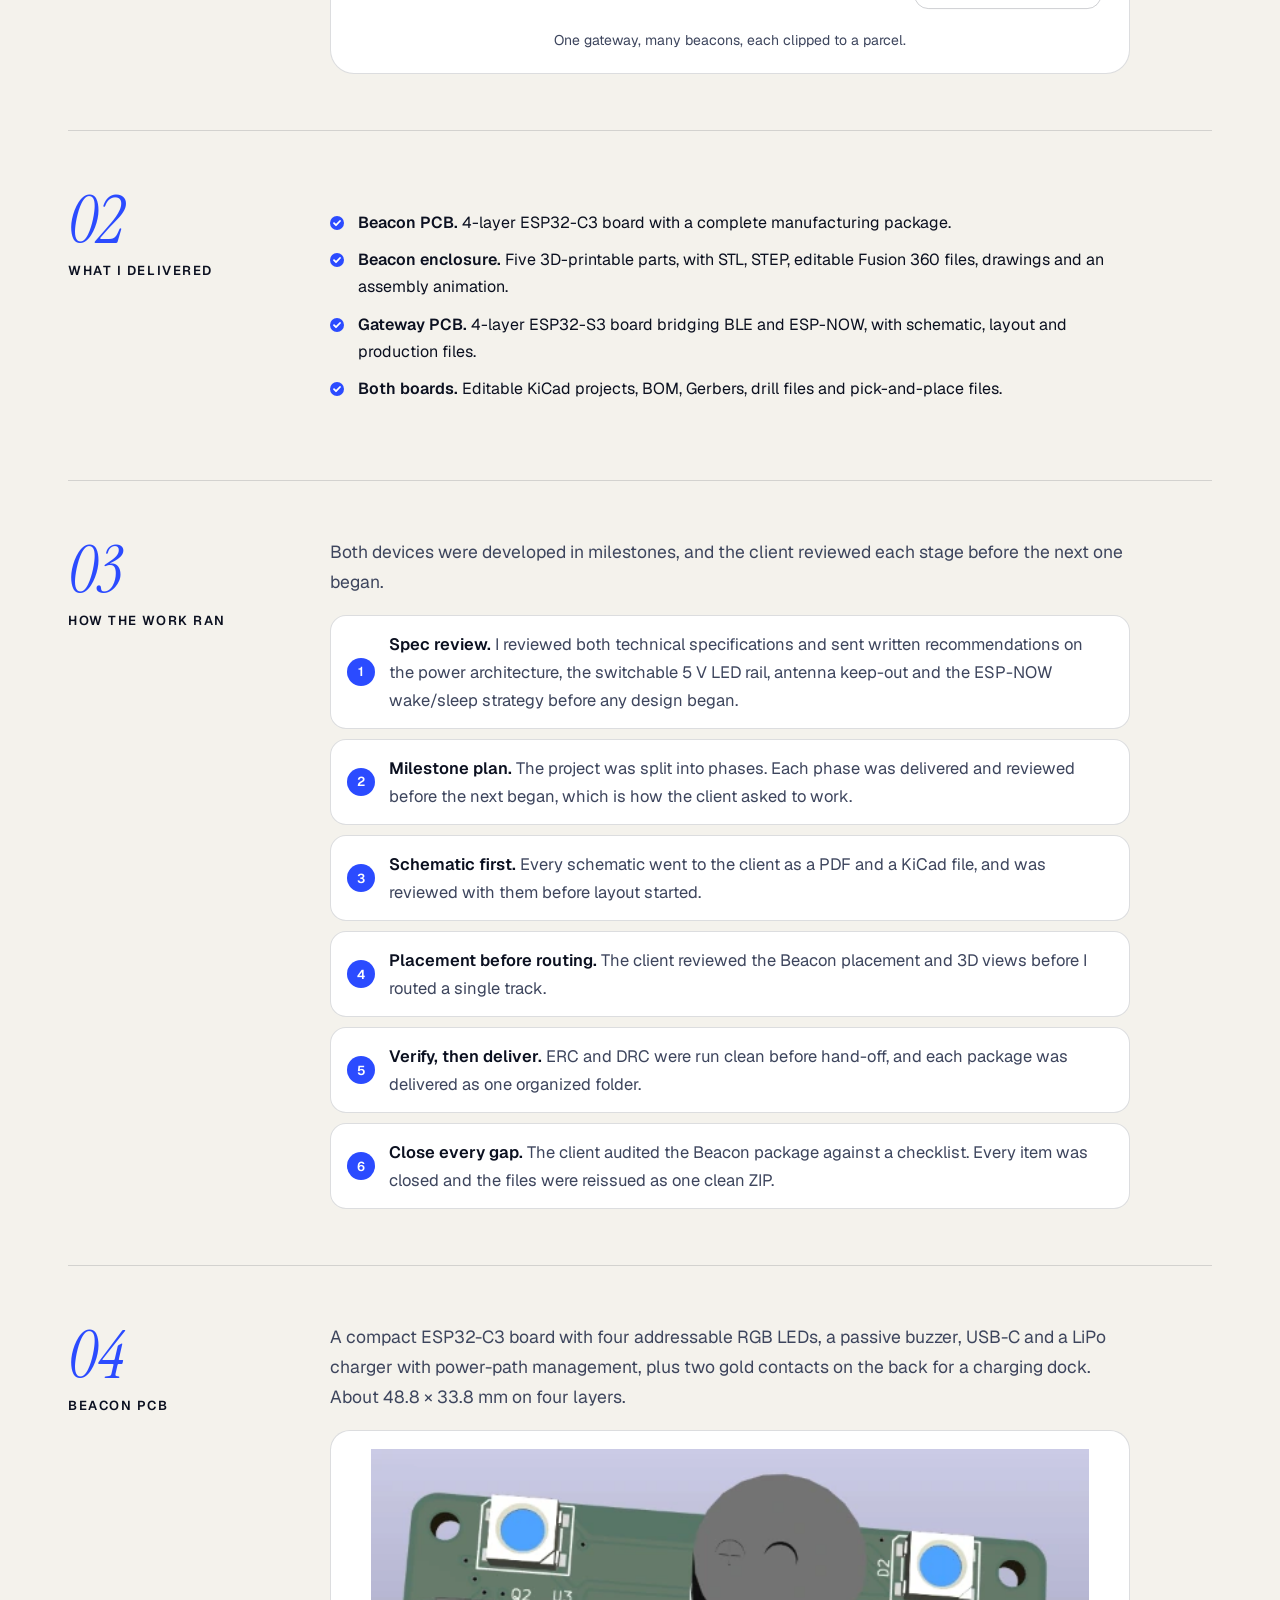
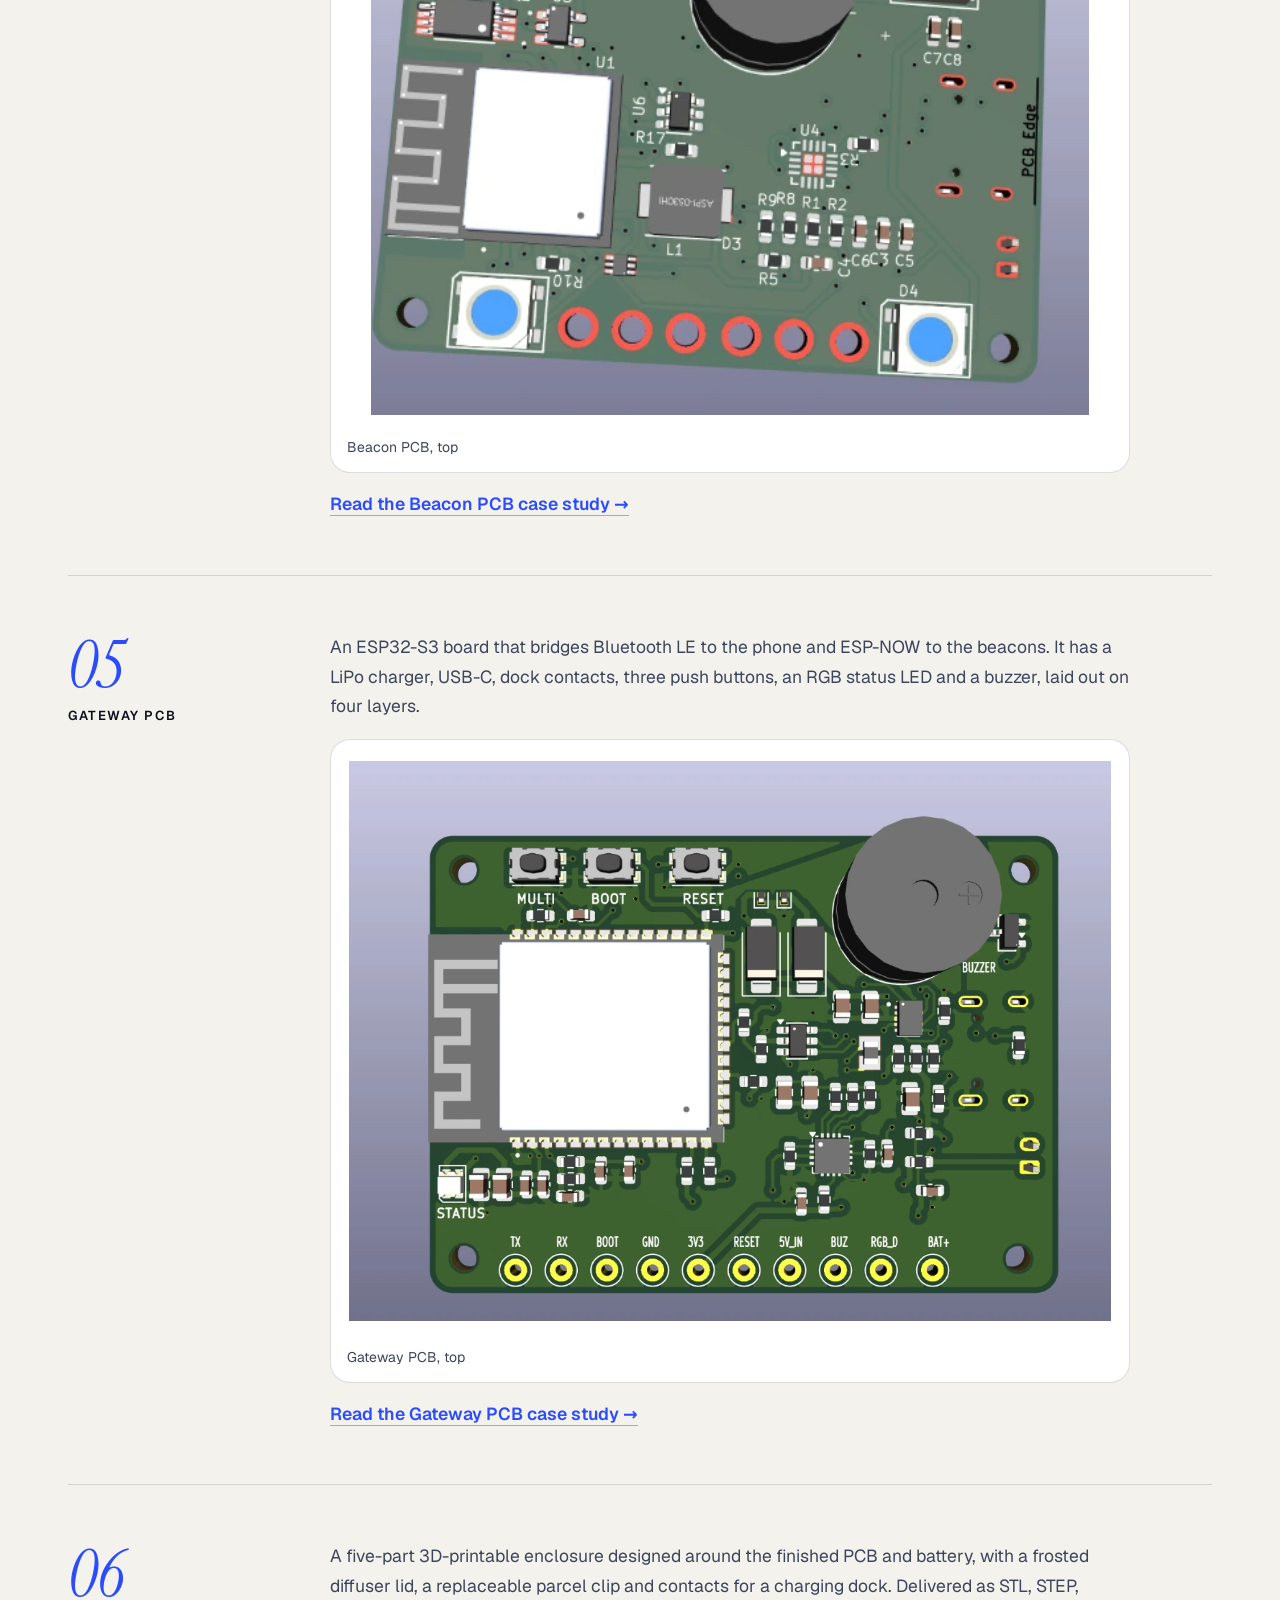
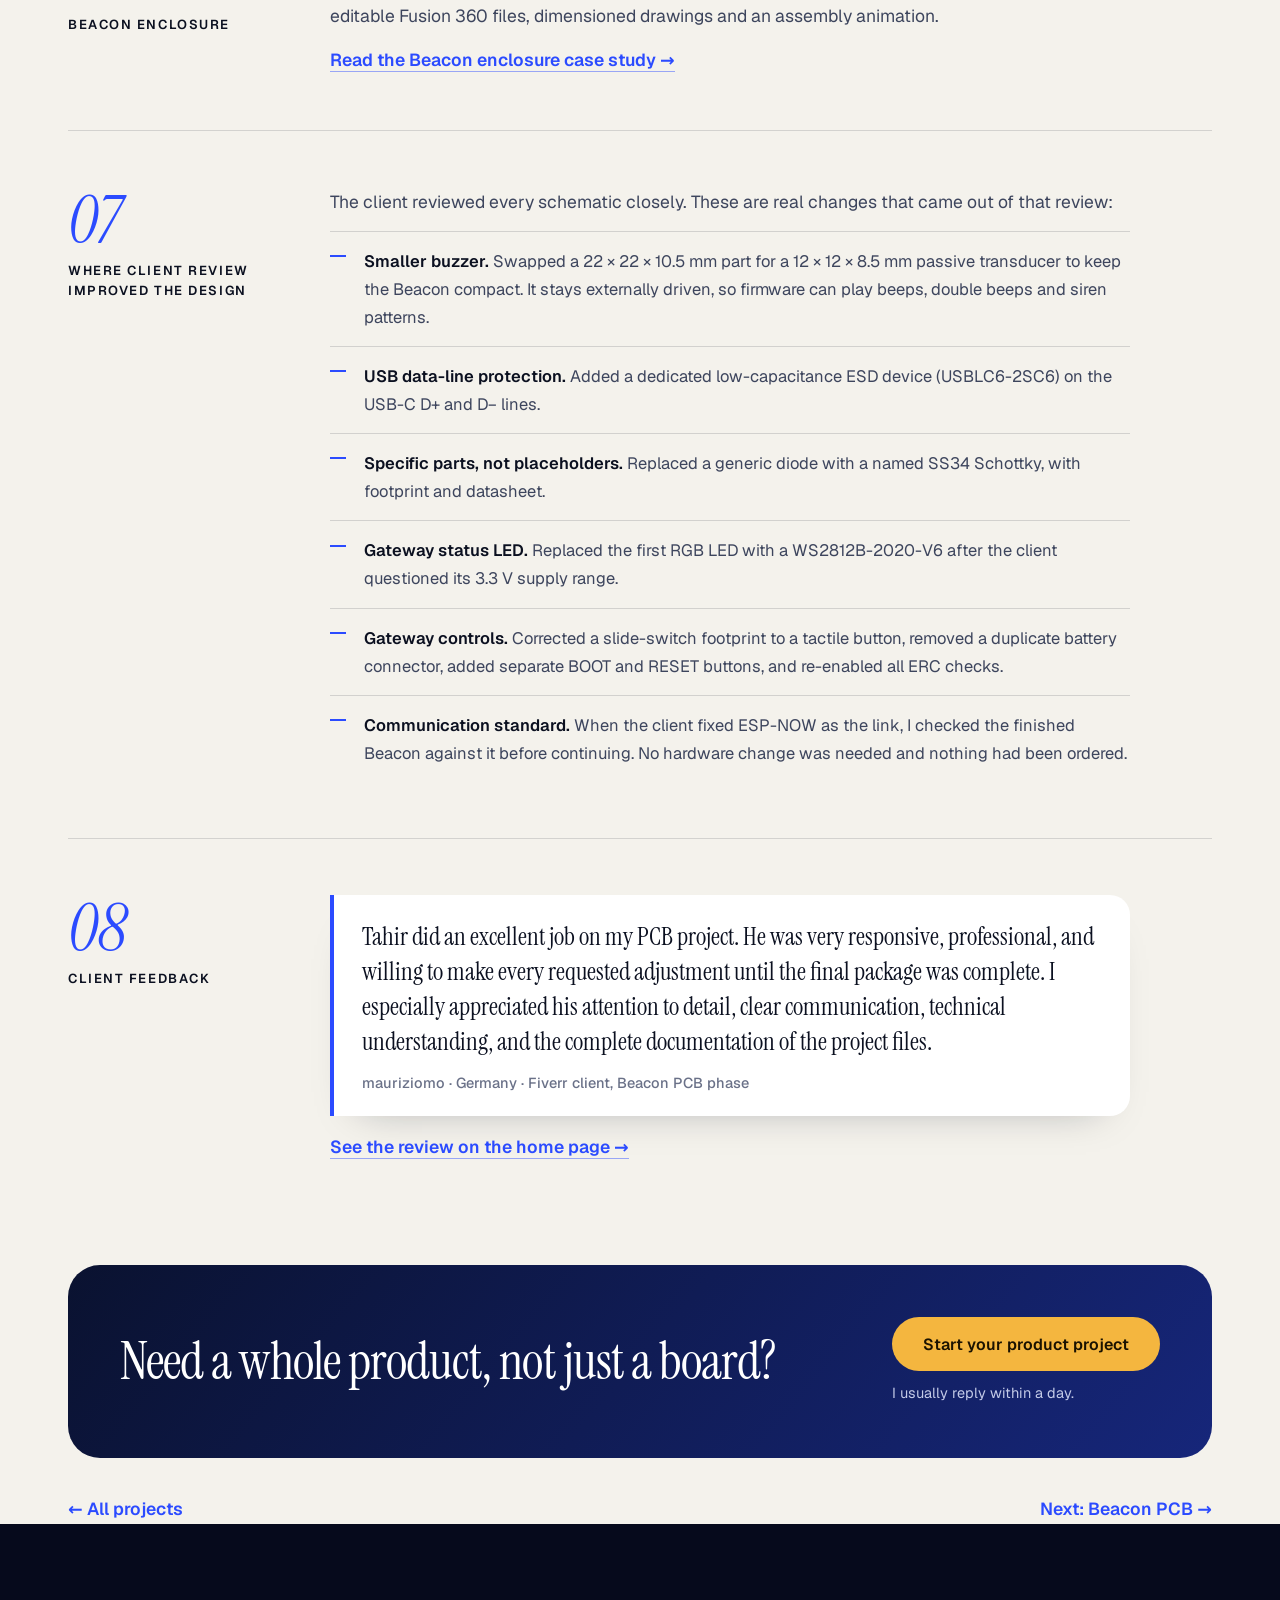
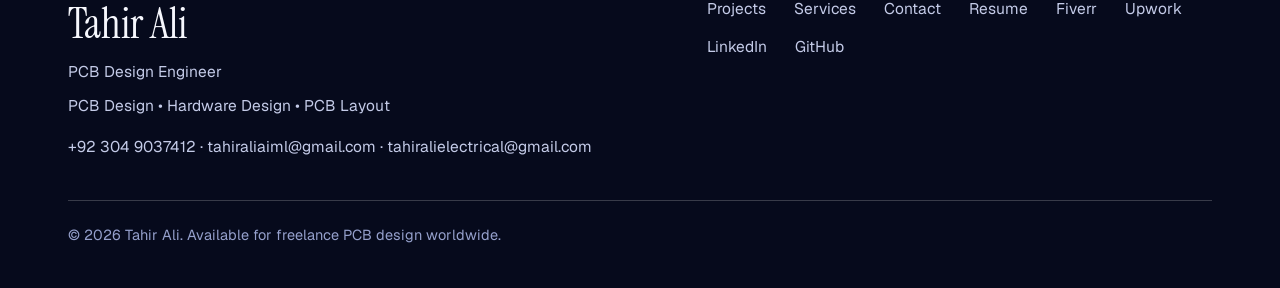
<file: projects/parcel-tracking-system.html>
<!DOCTYPE html>
<html lang="en"><head><meta charset="UTF-8"><meta name="viewport" content="width=device-width, initial-scale=1">
<title>Parcel-Tracking System: Beacon + Gateway, Two PCBs and an Enclosure | Tahir Ali</title><meta name="description" content="A two-device ESP32 parcel-tracking system built for a client: Beacon and Gateway PCBs in KiCad and a 3D-printable Beacon enclosure in Fusion 360, delivered with manufacturing files.">
<meta name="theme-color" content="#0a1230">
<meta property="og:type" content="website"><meta property="og:title" content="Parcel-Tracking System: Beacon + Gateway, Two PCBs and an Enclosure | Tahir Ali"><meta property="og:description" content="A two-device ESP32 parcel-tracking system built for a client: Beacon and Gateway PCBs in KiCad and a 3D-printable Beacon enclosure in Fusion 360, delivered with manufacturing files."><meta property="og:image" content="../images/parcel/gateway-top-3d.webp">
<meta name="twitter:card" content="summary_large_image">
<script>document.documentElement.className="js"</script>
<link rel="preload" href="../fonts/display.woff2" as="font" type="font/woff2" crossorigin><link rel="preload" href="../fonts/body.woff2" as="font" type="font/woff2" crossorigin>
<link rel="stylesheet" href="../styles.css"></head><body><a class="skip" href="#main">Skip to content</a>
<header class="site-header"><nav class="nav" aria-label="Main">
<a href="../index.html" class="brand"><span class="chip" aria-hidden="true">TA</span>Tahir Ali</a>
<button class="nav-toggle" id="navToggle" aria-label="Menu" aria-expanded="false" aria-controls="navLinks"><span></span></button>
<ul class="nav-links" id="navLinks">
<li><a href="../index.html#home">Home</a></li><li><a href="../index.html#services">Services</a></li><li><a href="../index.html#work">Projects</a></li><li><a href="../index.html#process">Process</a></li><li><a href="../index.html#about">About</a></li><li><a href="../index.html#contact">Contact</a></li>
<li><a href="../Tahir_Ali_Resume.pdf" download>Resume</a></li>
<li><a class="nav-cta" href="../index.html#contact">Start a Project</a></li>
</ul></nav></header><main id="main"><div class="wrap">
<div class="ph-hero"><p class="crumb"><a href="../index.html">Home</a> / <a href="../index.html#work">Projects</a> / Parcel-Tracking System</p><h1>Parcel-Tracking System: Beacon + Gateway</h1><p class="meta">Full product development · 2 PCBs · Enclosure · KiCad + Fusion 360 · Client project (Fiverr)</p><p class="lede">Two ESP32 boards and a printable enclosure for a parcel-tracking system, taken from the client's specification to files ready for manufacturing.</p><div class="big light duo-wrap"><div class="duo"><figure><img src="../images/parcel/beacon-top-3d.webp" alt="Beacon PCB 3D render: ESP32-C3 module, four RGB LEDs, passive buzzer and six programming pads" width="543" height="428" fetchpriority="high"><figcaption>Beacon: clips onto a parcel</figcaption></figure><figure><img src="../images/parcel/gateway-top-3d.webp" alt="Gateway PCB 3D render: ESP32-S3 module, three push buttons, status LED, buzzer and programming pads" width="1059" height="778" fetchpriority="high"><figcaption>Gateway: carried by the driver</figcaption></figure></div></div><dl class="tb"><div><dt>Devices</dt><dd>2</dd></div><div><dt>PCB layers</dt><dd>4 + 4</dd></div><div><dt>Radio link</dt><dd>BLE + ESP-NOW</dd></div><div><dt>Chips</dt><dd>ESP32-C3 · ESP32-S3</dd></div><div><dt>PCB tool</dt><dd>KiCad</dd></div><div><dt>CAD tool</dt><dd>Fusion 360</dd></div><div><dt>Delivered</dt><dd>PCBs + case</dd></div><div><dt>Type</dt><dd>Client project</dd></div></dl></div>
<section class="cs"><div class="cs-grid"><h2><b>01</b>The product</h2><div class="prose"><p>A client needed custom hardware for a delivery-driver system: small battery-powered <strong>beacons</strong> that clip onto parcels and flash and beep on command, and a <strong>gateway</strong> the driver carries. The phone app talks to the gateway over Bluetooth LE, and the gateway talks to the beacons over ESP-NOW.</p><p>The client already had working prototypes and firmware. The job was to turn both devices into professional, production-oriented custom PCBs, with an enclosure for the beacon.</p><figure class="diagram dg-desk"><svg viewBox="0 0 760 190" role="img" aria-labelledby="dg-t dg-d"><title id="dg-t">System architecture</title><desc id="dg-d">A mobile app connects over Bluetooth LE to the Gateway, which connects over ESP-NOW to several Beacons.</desc><defs><marker id="ar" viewBox="0 0 10 10" refX="8" refY="5" markerWidth="7" markerHeight="7" orient="auto"><path d="M0 0L10 5L0 10z" fill="#2b4bff"/></marker></defs>
<rect x="6" y="50" width="164" height="90" rx="18" fill="#fff" stroke="#0b1020" stroke-opacity=".2"/><text x="88" y="92" text-anchor="middle" font-size="20" font-weight="600" fill="#0b1020">Mobile app</text><text x="88" y="118" text-anchor="middle" font-size="15" fill="#3d455d">Driver's phone</text>
<line x1="174" y1="95" x2="266" y2="95" stroke="#2b4bff" stroke-width="2.5" marker-end="url(#ar)"/><text x="220" y="82" text-anchor="middle" font-size="15" font-weight="600" fill="#2b4bff">BLE</text>
<rect x="270" y="50" width="196" height="90" rx="18" fill="#0a1230"/><text x="368" y="92" text-anchor="middle" font-size="20" font-weight="600" fill="#fff">Gateway</text><text x="368" y="118" text-anchor="middle" font-size="15" fill="#c4cbe8">ESP32-S3 module</text>
<line x1="470" y1="95" x2="562" y2="95" stroke="#2b4bff" stroke-width="2.5" marker-end="url(#ar)"/><text x="516" y="82" text-anchor="middle" font-size="15" font-weight="600" fill="#2b4bff">ESP-NOW</text>
<g fill="#fff" stroke="#0b1020" stroke-opacity=".2"><rect x="566" y="10" width="188" height="48" rx="14"/><rect x="566" y="71" width="188" height="48" rx="14"/><rect x="566" y="132" width="188" height="48" rx="14"/></g><g font-size="17" font-weight="600" fill="#0b1020" text-anchor="middle"><text x="660" y="40">Beacon · ESP32-C3</text><text x="660" y="101">Beacon · ESP32-C3</text><text x="660" y="162">Beacon · ESP32-C3</text></g></svg><figcaption>One gateway, many beacons, each clipped to a parcel.</figcaption></figure>
<div class="stages dg-mob"><span>Mobile app</span><span>BLE · Gateway (ESP32-S3)</span><span>ESP-NOW · Beacons (ESP32-C3)</span></div></div></div></section>
<section class="cs"><div class="cs-grid"><h2><b>02</b>What I delivered</h2><div class="prose"><ul class="facts"><li><strong>Beacon PCB.</strong> 4-layer ESP32-C3 board with a complete manufacturing package.</li><li><strong>Beacon enclosure.</strong> Five 3D-printable parts, with STL, STEP, editable Fusion 360 files, drawings and an assembly animation.</li><li><strong>Gateway PCB.</strong> 4-layer ESP32-S3 board bridging BLE and ESP-NOW, with schematic, layout and production files.</li><li><strong>Both boards.</strong> Editable KiCad projects, BOM, Gerbers, drill files and pick-and-place files.</li></ul></div></div></section>
<section class="cs"><div class="cs-grid"><h2><b>03</b>How the work ran</h2><div class="prose"><p>Both devices were developed in milestones, and the client reviewed each stage before the next one began.</p><ol class="steps" style="margin-top:18px"><li><strong>Spec review.</strong> I reviewed both technical specifications and sent written recommendations on the power architecture, the switchable 5 V LED rail, antenna keep-out and the ESP-NOW wake/sleep strategy before any design began.</li><li><strong>Milestone plan.</strong> The project was split into phases. Each phase was delivered and reviewed before the next began, which is how the client asked to work.</li><li><strong>Schematic first.</strong> Every schematic went to the client as a PDF and a KiCad file, and was reviewed with them before layout started.</li><li><strong>Placement before routing.</strong> The client reviewed the Beacon placement and 3D views before I routed a single track.</li><li><strong>Verify, then deliver.</strong> ERC and DRC were run clean before hand-off, and each package was delivered as one organized folder.</li><li><strong>Close every gap.</strong> The client audited the Beacon package against a checklist. Every item was closed and the files were reissued as one clean ZIP.</li></ol></div></div></section>
<section class="cs"><div class="cs-grid"><h2><b>04</b>Beacon PCB</h2><div class="prose"><p>A compact ESP32-C3 board with four addressable RGB LEDs, a passive buzzer, USB-C and a LiPo charger with power-path management, plus two gold contacts on the back for a charging dock. About 48.8 × 33.8 mm on four layers.</p><div class="shots" style="margin-top:18px"><figure class="shot"><img src="../images/parcel/beacon-top-3d.webp" alt="Beacon PCB 3D render, top side" width="543" height="428" loading="lazy" decoding="async"><figcaption>Beacon PCB, top</figcaption></figure></div><p style="margin-top:16px"><a class="link" href="beacon-pcb-design.html">Read the Beacon PCB case study →</a></p></div></div></section>
<section class="cs"><div class="cs-grid"><h2><b>05</b>Gateway PCB</h2><div class="prose"><p>An ESP32-S3 board that bridges Bluetooth LE to the phone and ESP-NOW to the beacons. It has a LiPo charger, USB-C, dock contacts, three push buttons, an RGB status LED and a buzzer, laid out on four layers.</p><div class="shots" style="margin-top:18px"><figure class="shot"><img src="../images/parcel/gateway-top-3d.webp" alt="Gateway PCB 3D render, top side" width="1059" height="778" loading="lazy" decoding="async"><figcaption>Gateway PCB, top</figcaption></figure></div><p style="margin-top:16px"><a class="link" href="gateway-pcb-design.html">Read the Gateway PCB case study →</a></p></div></div></section>
<section class="cs"><div class="cs-grid"><h2><b>06</b>Beacon enclosure</h2><div class="prose"><p>A five-part 3D-printable enclosure designed around the finished PCB and battery, with a frosted diffuser lid, a replaceable parcel clip and contacts for a charging dock. Delivered as STL, STEP, editable Fusion 360 files, dimensioned drawings and an assembly animation.</p><p><a class="link" href="beacon-enclosure-design.html">Read the Beacon enclosure case study →</a></p></div></div></section>
<section class="cs"><div class="cs-grid"><h2><b>07</b>Where client review improved the design</h2><div class="prose"><p>The client reviewed every schematic closely. These are real changes that came out of that review:</p><ul class="list"><li><strong>Smaller buzzer.</strong> Swapped a 22 × 22 × 10.5 mm part for a 12 × 12 × 8.5 mm passive transducer to keep the Beacon compact. It stays externally driven, so firmware can play beeps, double beeps and siren patterns.</li><li><strong>USB data-line protection.</strong> Added a dedicated low-capacitance ESD device (USBLC6-2SC6) on the USB-C D+ and D− lines.</li><li><strong>Specific parts, not placeholders.</strong> Replaced a generic diode with a named SS34 Schottky, with footprint and datasheet.</li><li><strong>Gateway status LED.</strong> Replaced the first RGB LED with a WS2812B-2020-V6 after the client questioned its 3.3 V supply range.</li><li><strong>Gateway controls.</strong> Corrected a slide-switch footprint to a tactile button, removed a duplicate battery connector, added separate BOOT and RESET buttons, and re-enabled all ERC checks.</li><li><strong>Communication standard.</strong> When the client fixed ESP-NOW as the link, I checked the finished Beacon against it before continuing. No hardware change was needed and nothing had been ordered.</li></ul></div></div></section>
<section class="cs"><div class="cs-grid"><h2><b>08</b>Client feedback</h2><div class="prose"><blockquote class="pquote"><p>Tahir did an excellent job on my PCB project. He was very responsive, professional, and willing to make every requested adjustment until the final package was complete. I especially appreciated his attention to detail, clear communication, technical understanding, and the complete documentation of the project files.</p><cite>mauriziomo · Germany · Fiverr client, Beacon PCB phase</cite></blockquote><p style="margin-top:16px"><a class="link" href="../index.html#reviews">See the review on the home page →</a></p></div></div></section>
<div class="end"><h2>Need a whole product, not just a board?</h2><div class="endcta"><a class="btn btn-primary" href="../index.html#contact">Start your product project</a><span>I usually reply within a day.</span></div></div>
<nav class="pn" aria-label="Project navigation"><a href="../index.html#work">← All projects</a><a href="beacon-pcb-design.html">Next: Beacon PCB →</a></nav>
</div></main><footer><div class="wrap"><div class="foot">
<div><strong>Tahir Ali</strong><p>PCB Design Engineer</p><p>PCB Design • Hardware Design • PCB Layout</p><p class="fcontact"><a href="tel:+923049037412">+92 304 9037412</a> · <a href="mailto:tahiraliaiml@gmail.com">tahiraliaiml@gmail.com</a> · <a href="mailto:tahiralielectrical@gmail.com">tahiralielectrical@gmail.com</a></p></div>
<ul>
<li><a href="../index.html#work">Projects</a></li><li><a href="../index.html#services">Services</a></li><li><a href="../index.html#contact">Contact</a></li><li><a href="../Tahir_Ali_Resume.pdf" download>Resume</a></li>
<li><a href="https://www.fiverr.com/tahircircuit?public_mode=true" target="_blank" rel="noopener">Fiverr</a></li><li><a href="https://www.upwork.com/freelancers/~01393ea75067305202?viewMode=1" target="_blank" rel="noopener">Upwork</a></li><li><a href="https://www.linkedin.com/in/tahir-ali-7430803a5/" target="_blank" rel="noopener">LinkedIn</a></li><li><a href="https://github.com/tahiriii-ai" target="_blank" rel="noopener">GitHub</a></li>
</ul></div><p class="copy">© 2026 Tahir Ali. Available for freelance PCB design worldwide.</p></div></footer>
<a class="fab" href="../index.html#contact">Start a Project</a>
<script src="../script.js"></script></body></html>
</file>
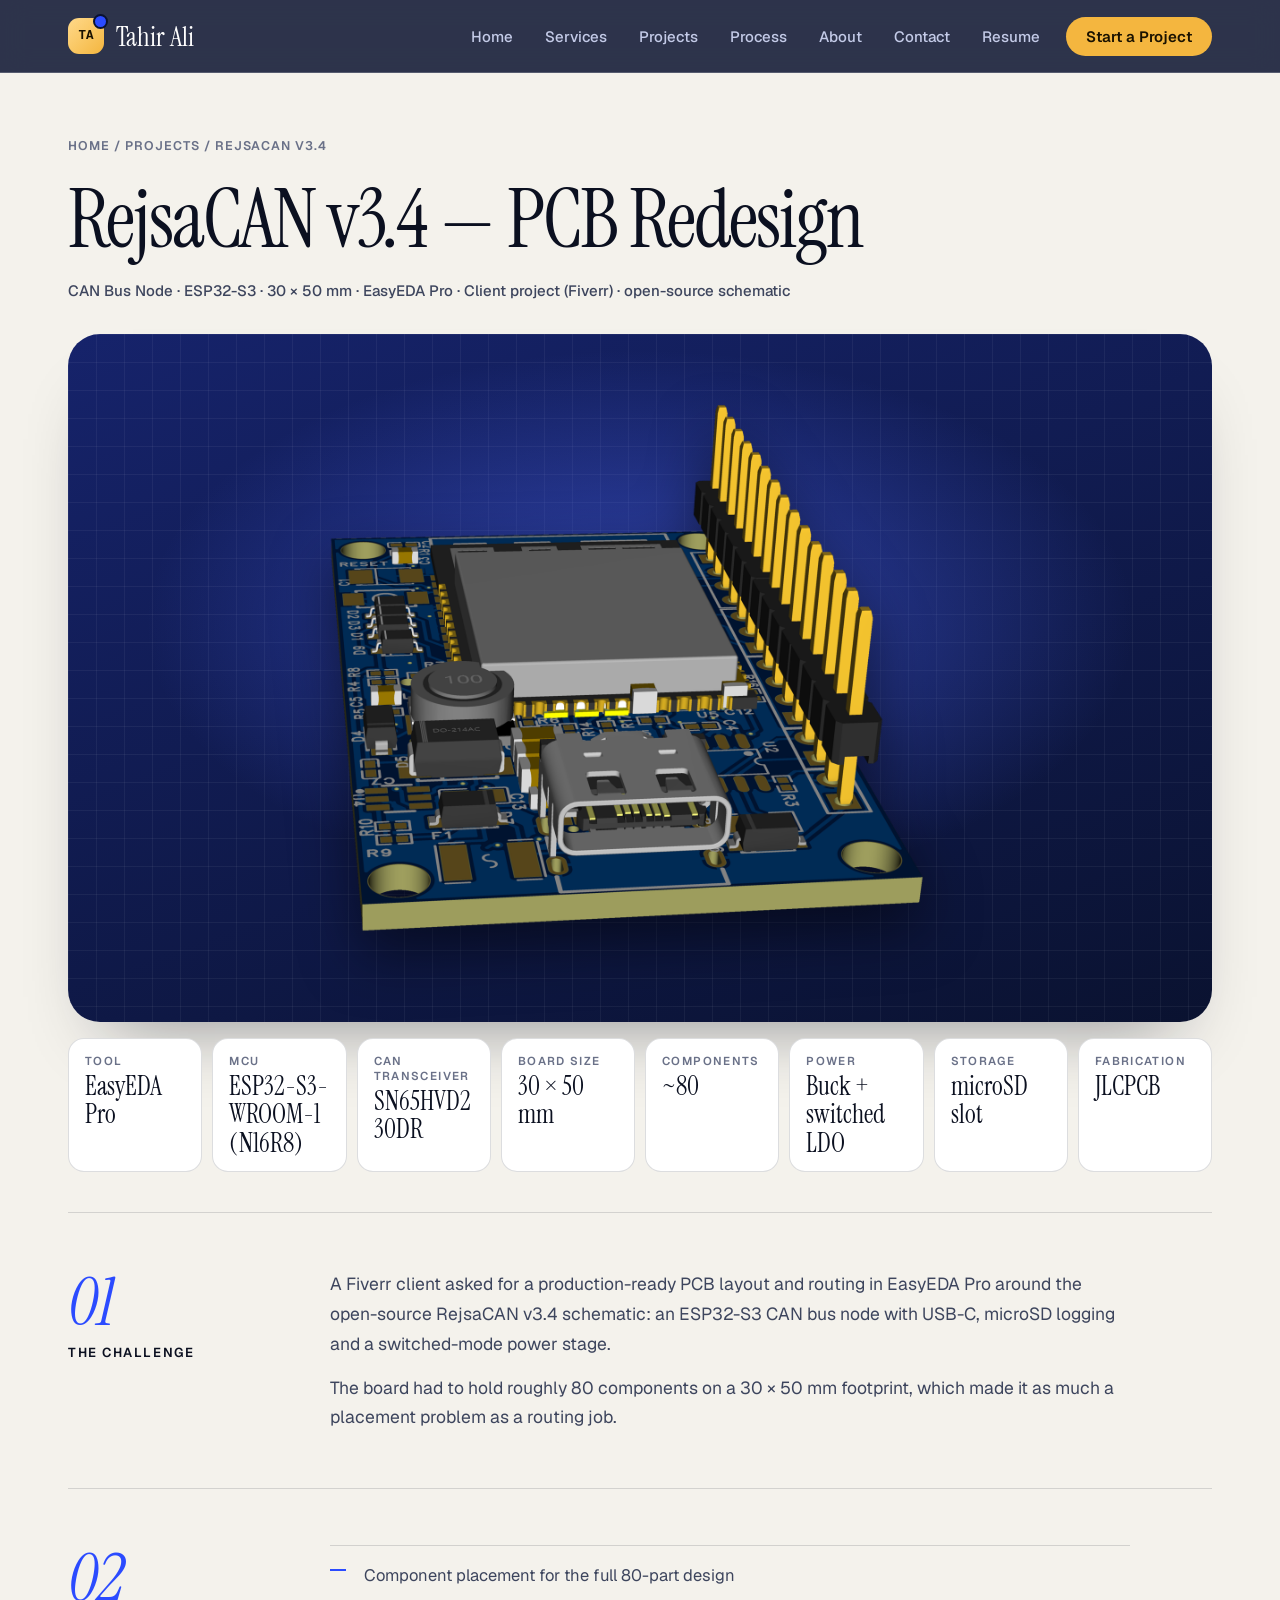
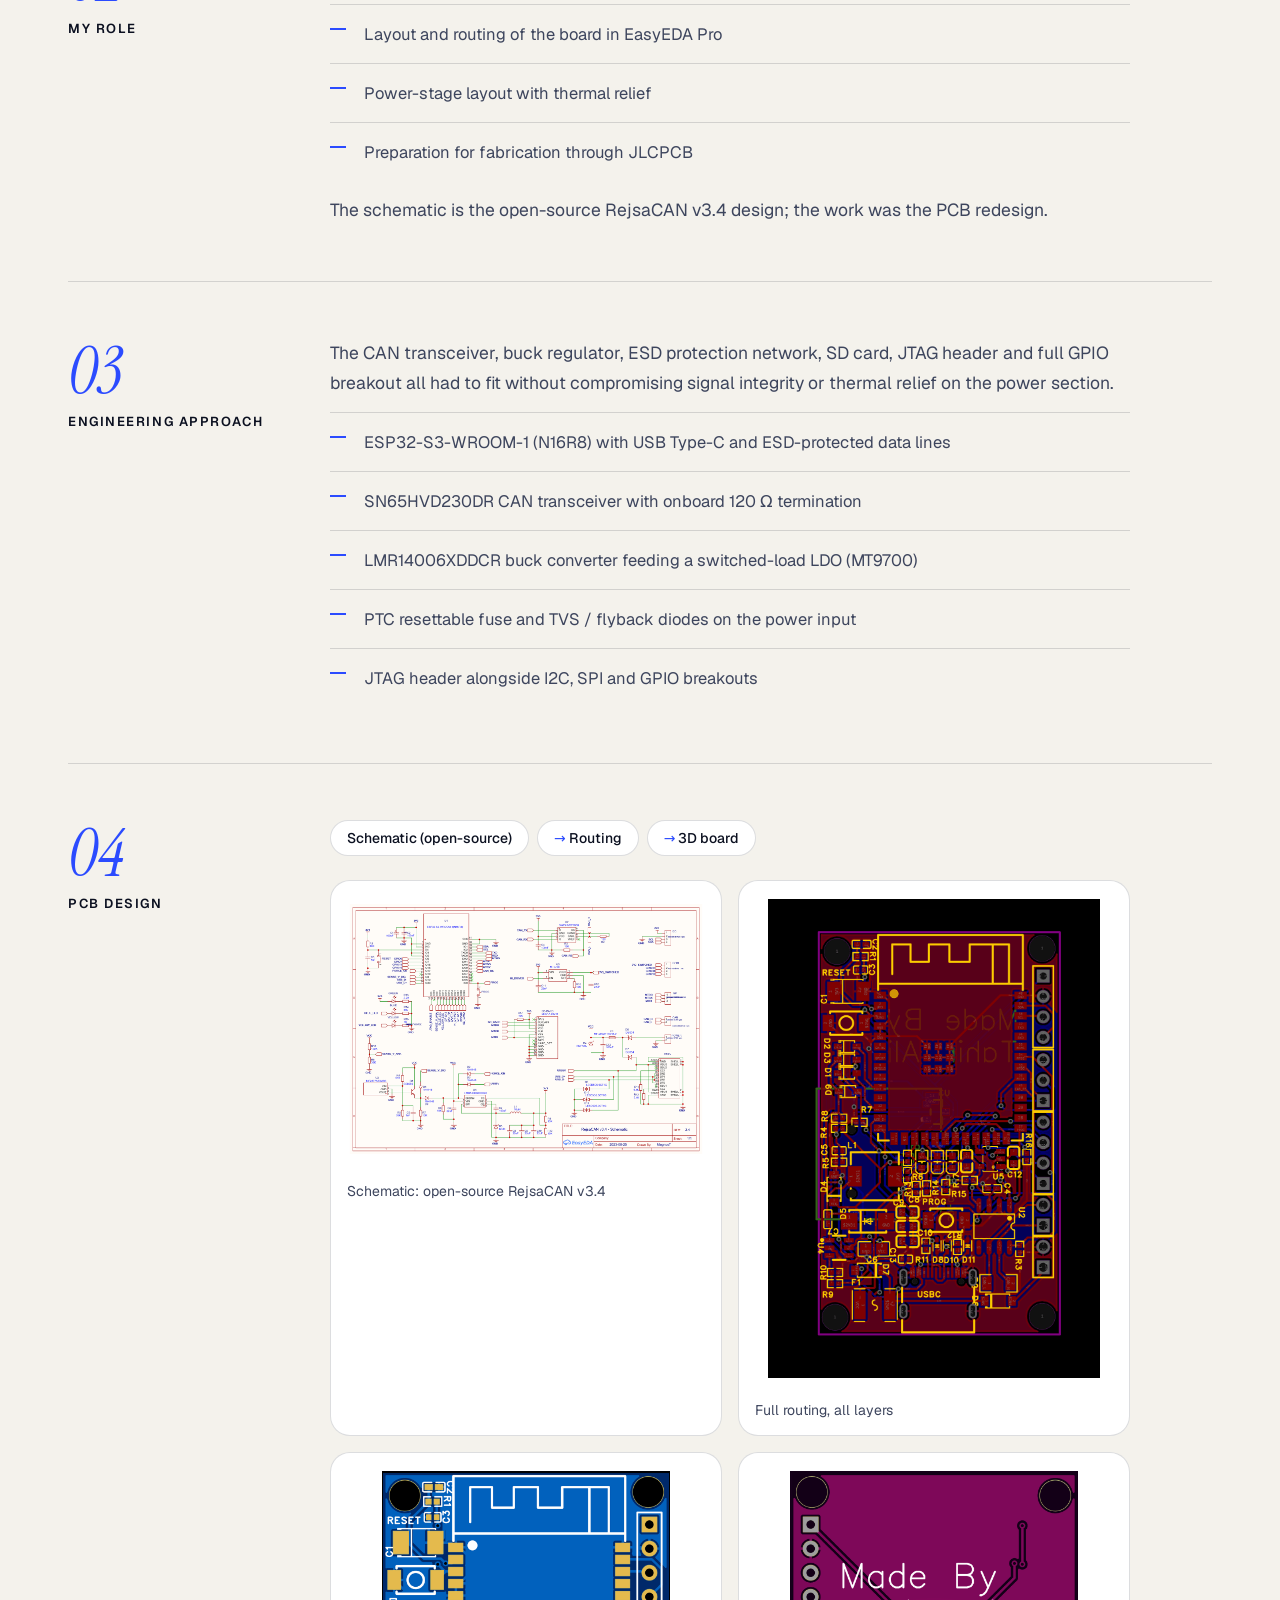
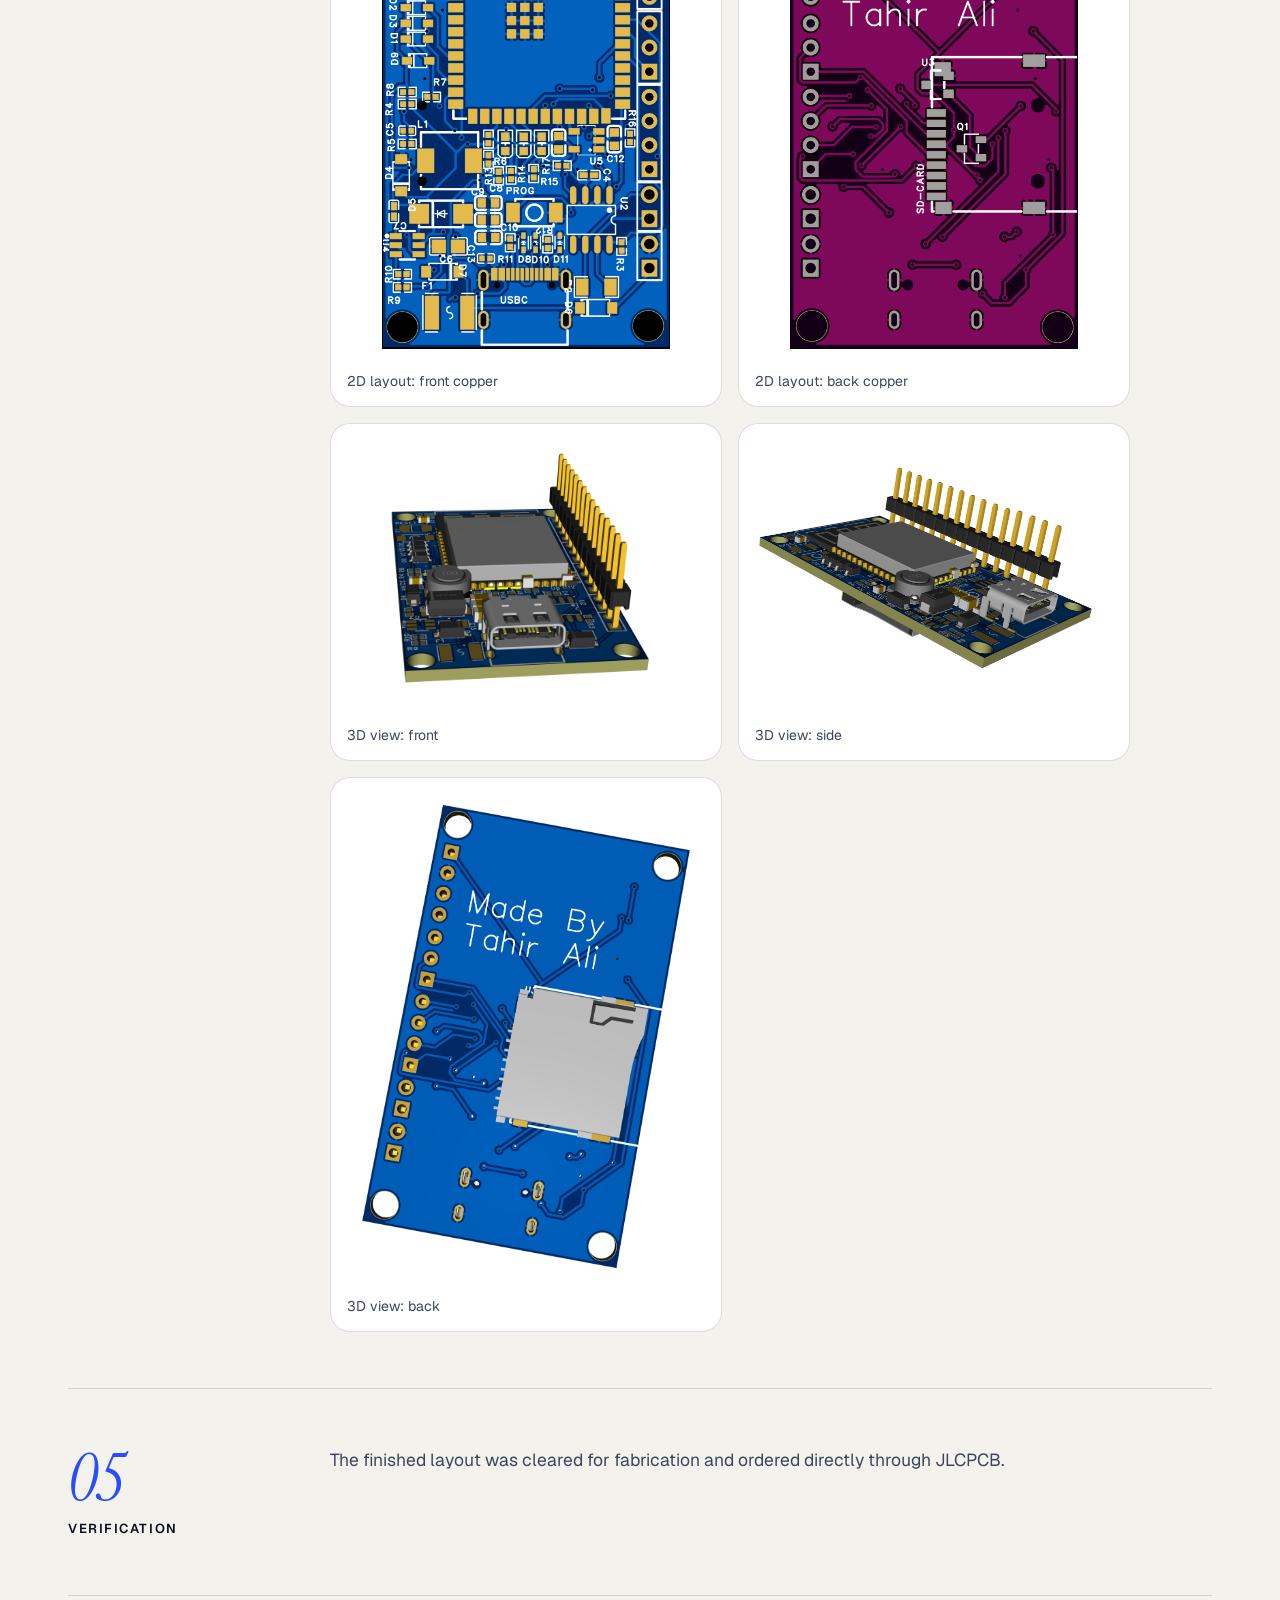
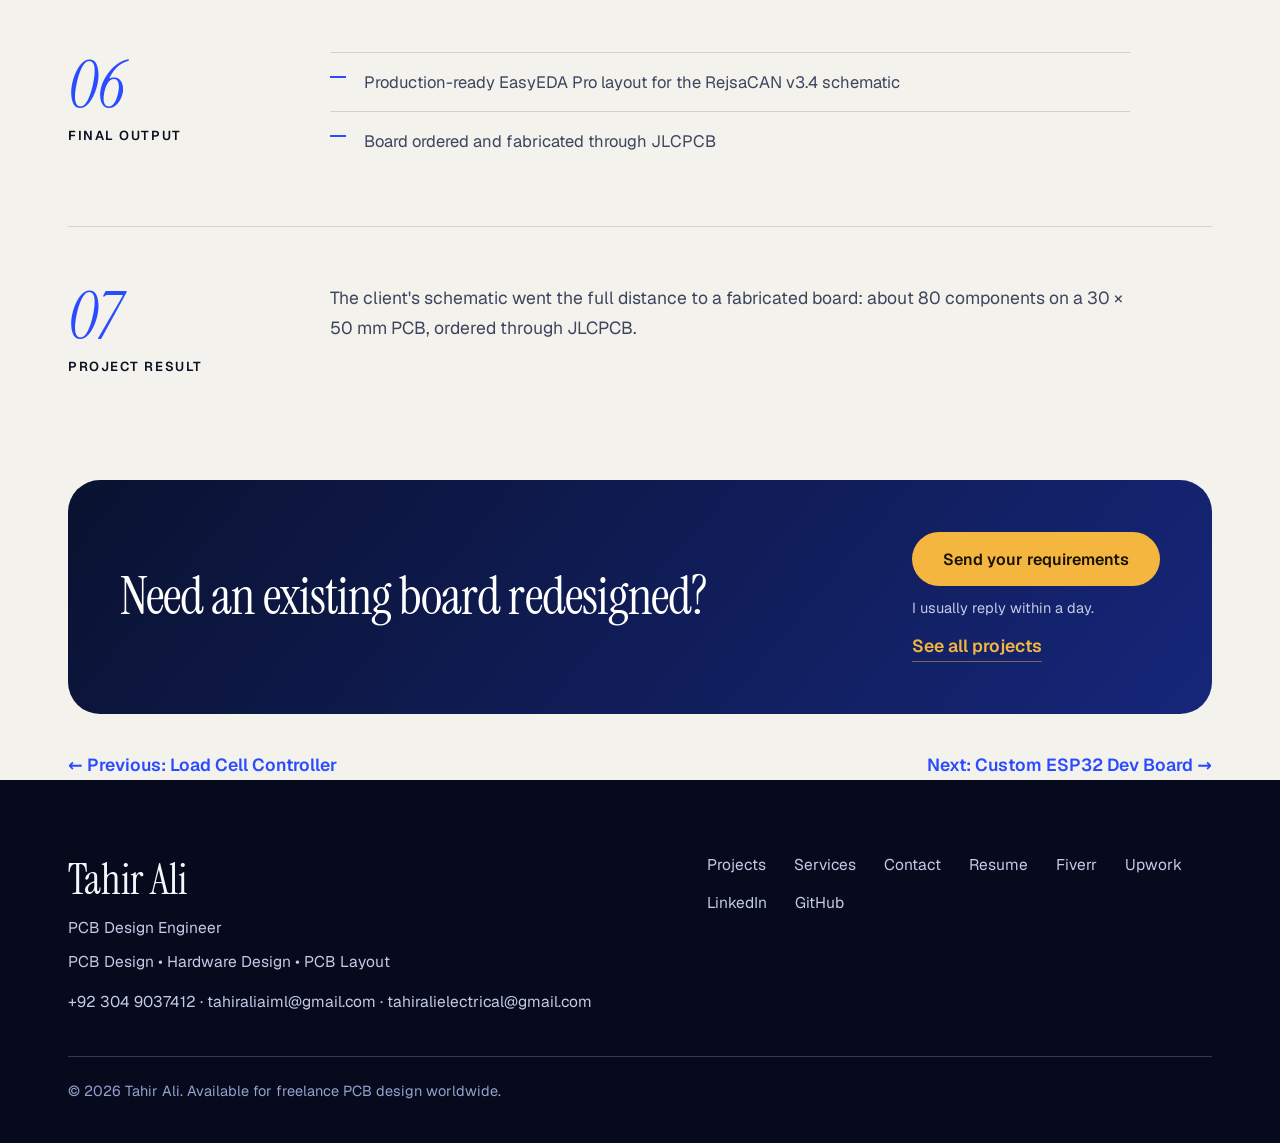
<file: projects/rejsacan-v3-redesign.html>
<!DOCTYPE html>
<html lang="en"><head><meta charset="UTF-8"><meta name="viewport" content="width=device-width, initial-scale=1">
<title>RejsaCAN v3.4 — PCB Redesign | Tahir Ali, PCB Design Engineer</title><meta name="description" content="PCB redesign of the open-source RejsaCAN v3.4 ESP32-S3 CAN bus node in EasyEDA Pro: about 80 components in 30 × 50 mm, fabricated through JLCPCB.">
<meta name="theme-color" content="#0a1230">
<meta property="og:type" content="website"><meta property="og:title" content="RejsaCAN v3.4 — PCB Redesign | Tahir Ali, PCB Design Engineer"><meta property="og:description" content="PCB redesign of the open-source RejsaCAN v3.4 ESP32-S3 CAN bus node in EasyEDA Pro: about 80 components in 30 × 50 mm, fabricated through JLCPCB."><meta property="og:image" content="../images/rejsacan-3d-front.png">
<meta name="twitter:card" content="summary_large_image">
<script>document.documentElement.className="js"</script>
<link rel="preload" href="../fonts/display.woff2" as="font" type="font/woff2" crossorigin><link rel="preload" href="../fonts/body.woff2" as="font" type="font/woff2" crossorigin>
<link rel="stylesheet" href="../styles.css"></head><body><a class="skip" href="#main">Skip to content</a>
<header class="site-header"><nav class="nav" aria-label="Main">
<a href="../index.html" class="brand"><span class="chip" aria-hidden="true">TA</span>Tahir Ali</a>
<button class="nav-toggle" id="navToggle" aria-label="Menu" aria-expanded="false" aria-controls="navLinks"><span></span></button>
<ul class="nav-links" id="navLinks">
<li><a href="../index.html#home">Home</a></li><li><a href="../index.html#services">Services</a></li><li><a href="../index.html#work">Projects</a></li><li><a href="../index.html#process">Process</a></li><li><a href="../index.html#about">About</a></li><li><a href="../index.html#contact">Contact</a></li>
<li><a href="../Tahir_Ali_Resume.pdf" download>Resume</a></li>
<li><a class="nav-cta" href="../index.html#contact">Start a Project</a></li>
</ul></nav></header><main id="main"><div class="wrap">
<div class="ph-hero"><p class="crumb"><a href="../index.html">Home</a> / <a href="../index.html#work">Projects</a> / RejsaCAN v3.4</p>
<h1>RejsaCAN v3.4 — PCB Redesign</h1><p class="meta">CAN Bus Node · ESP32-S3 · 30 × 50 mm · EasyEDA Pro · Client project (Fiverr) · open-source schematic</p>
<div class="big"><img src="../images/rejsacan-3d-front.png" alt="RejsaCAN v3.4 board 3D render, front view showing the ESP32-S3 module and USB-C connector" width="1400" height="1340" fetchpriority="high"></div>
<dl class="tb"><div><dt>Tool</dt><dd>EasyEDA Pro</dd></div><div><dt>MCU</dt><dd>ESP32-S3-WROOM-1 (N16R8)</dd></div><div><dt>CAN transceiver</dt><dd>SN65HVD230DR</dd></div><div><dt>Board size</dt><dd>30 × 50 mm</dd></div><div><dt>Components</dt><dd>~80</dd></div><div><dt>Power</dt><dd>Buck + switched LDO</dd></div><div><dt>Storage</dt><dd>microSD slot</dd></div><div><dt>Fabrication</dt><dd>JLCPCB</dd></div></dl></div>
<section class="cs"><div class="cs-grid"><h2><b>01</b>The challenge</h2><div class="prose"><p>A Fiverr client asked for a production-ready PCB layout and routing in EasyEDA Pro around the open-source RejsaCAN v3.4 schematic: an ESP32-S3 CAN bus node with USB-C, microSD logging and a switched-mode power stage.</p><p>The board had to hold roughly 80 components on a 30 × 50 mm footprint, which made it as much a placement problem as a routing job.</p></div></div></section>
<section class="cs"><div class="cs-grid"><h2><b>02</b>My role</h2><div class="prose"><ul class="list"><li>Component placement for the full 80-part design</li><li>Layout and routing of the board in EasyEDA Pro</li><li>Power-stage layout with thermal relief</li><li>Preparation for fabrication through JLCPCB</li></ul><p>The schematic is the open-source RejsaCAN v3.4 design; the work was the PCB redesign.</p></div></div></section>
<section class="cs"><div class="cs-grid"><h2><b>03</b>Engineering approach</h2><div class="prose"><p>The CAN transceiver, buck regulator, ESD protection network, SD card, JTAG header and full GPIO breakout all had to fit without compromising signal integrity or thermal relief on the power section.</p><ul class="list"><li>ESP32-S3-WROOM-1 (N16R8) with USB Type-C and ESD-protected data lines</li><li>SN65HVD230DR CAN transceiver with onboard 120 Ω termination</li><li>LMR14006XDDCR buck converter feeding a switched-load LDO (MT9700)</li><li>PTC resettable fuse and TVS / flyback diodes on the power input</li><li>JTAG header alongside I2C, SPI and GPIO breakouts</li></ul></div></div></section>
<section class="cs"><div class="cs-grid"><h2><b>04</b>PCB design</h2><div class="prose"><div class="stages"><span>Schematic (open-source)</span><span>Routing</span><span>3D board</span></div><div class="shots"><figure class="shot"><img src="../images/rejsacan-schematic.png" alt="RejsaCAN v3.4 schematic" width="1400" height="987" loading="lazy" decoding="async"><figcaption>Schematic: open-source RejsaCAN v3.4</figcaption></figure><figure class="shot"><img src="../images/rejsacan-routing.png" alt="RejsaCAN v3.4 full routing view with all layers overlaid" width="1000" height="1441" class="tall" loading="lazy" decoding="async"><figcaption>Full routing, all layers</figcaption></figure><figure class="shot"><img src="../images/rejsacan-2d-front.png" alt="RejsaCAN v3.4 top copper layer" width="1000" height="1667" class="tall" loading="lazy" decoding="async"><figcaption>2D layout: front copper</figcaption></figure><figure class="shot"><img src="../images/rejsacan-2d-back.png" alt="RejsaCAN v3.4 bottom copper layer" width="1000" height="1667" class="tall" loading="lazy" decoding="async"><figcaption>2D layout: back copper</figcaption></figure><figure class="shot"><img src="../images/rejsacan-3d-front.png" alt="RejsaCAN v3.4 3D render, front view" width="1400" height="1340" loading="lazy" decoding="async"><figcaption>3D view: front</figcaption></figure><figure class="shot"><img src="../images/rejsacan-3d-right.png" alt="RejsaCAN v3.4 3D render, right side angle" width="1400" height="907" loading="lazy" decoding="async"><figcaption>3D view: side</figcaption></figure><figure class="shot"><img src="../images/rejsacan-3d-back.png" alt="RejsaCAN v3.4 3D render, back view showing the SD card slot" width="991" height="1400" class="tall" loading="lazy" decoding="async"><figcaption>3D view: back</figcaption></figure></div></div></div></section>
<section class="cs"><div class="cs-grid"><h2><b>05</b>Verification</h2><div class="prose"><p>The finished layout was cleared for fabrication and ordered directly through JLCPCB.</p></div></div></section>
<section class="cs"><div class="cs-grid"><h2><b>06</b>Final output</h2><div class="prose"><ul class="list"><li>Production-ready EasyEDA Pro layout for the RejsaCAN v3.4 schematic</li><li>Board ordered and fabricated through JLCPCB</li></ul></div></div></section>
<section class="cs"><div class="cs-grid"><h2><b>07</b>Project result</h2><div class="prose"><p>The client's schematic went the full distance to a fabricated board: about 80 components on a 30 × 50 mm PCB, ordered through JLCPCB.</p></div></div></section>
<div class="end"><h2>Need an existing board redesigned?</h2><div class="endcta"><a class="btn btn-primary" href="../index.html#contact">Send your requirements</a><span>I usually reply within a day.</span><a class="link" href="../index.html#work">See all projects</a></div></div>
<nav class="pn" aria-label="Project navigation"><a href="arc62-loadcell-repair.html">← Previous: Load Cell Controller</a><a href="esp32-dev-board.html">Next: Custom ESP32 Dev Board →</a></nav>
</div></main><footer><div class="wrap"><div class="foot">
<div><strong>Tahir Ali</strong><p>PCB Design Engineer</p><p>PCB Design • Hardware Design • PCB Layout</p><p class="fcontact"><a href="tel:+923049037412">+92 304 9037412</a> · <a href="mailto:tahiraliaiml@gmail.com">tahiraliaiml@gmail.com</a> · <a href="mailto:tahiralielectrical@gmail.com">tahiralielectrical@gmail.com</a></p></div>
<ul>
<li><a href="../index.html#work">Projects</a></li><li><a href="../index.html#services">Services</a></li><li><a href="../index.html#contact">Contact</a></li><li><a href="../Tahir_Ali_Resume.pdf" download>Resume</a></li>
<li><a href="https://www.fiverr.com/tahircircuit?public_mode=true" target="_blank" rel="noopener">Fiverr</a></li><li><a href="https://www.upwork.com/freelancers/~01393ea75067305202?viewMode=1" target="_blank" rel="noopener">Upwork</a></li><li><a href="https://www.linkedin.com/in/tahir-ali-7430803a5/" target="_blank" rel="noopener">LinkedIn</a></li><li><a href="https://github.com/tahiriii-ai" target="_blank" rel="noopener">GitHub</a></li>
</ul></div><p class="copy">© 2026 Tahir Ali. Available for freelance PCB design worldwide.</p></div></footer>
<a class="fab" href="../index.html#contact">Start a Project</a>
<script src="../script.js"></script></body></html>
</file>
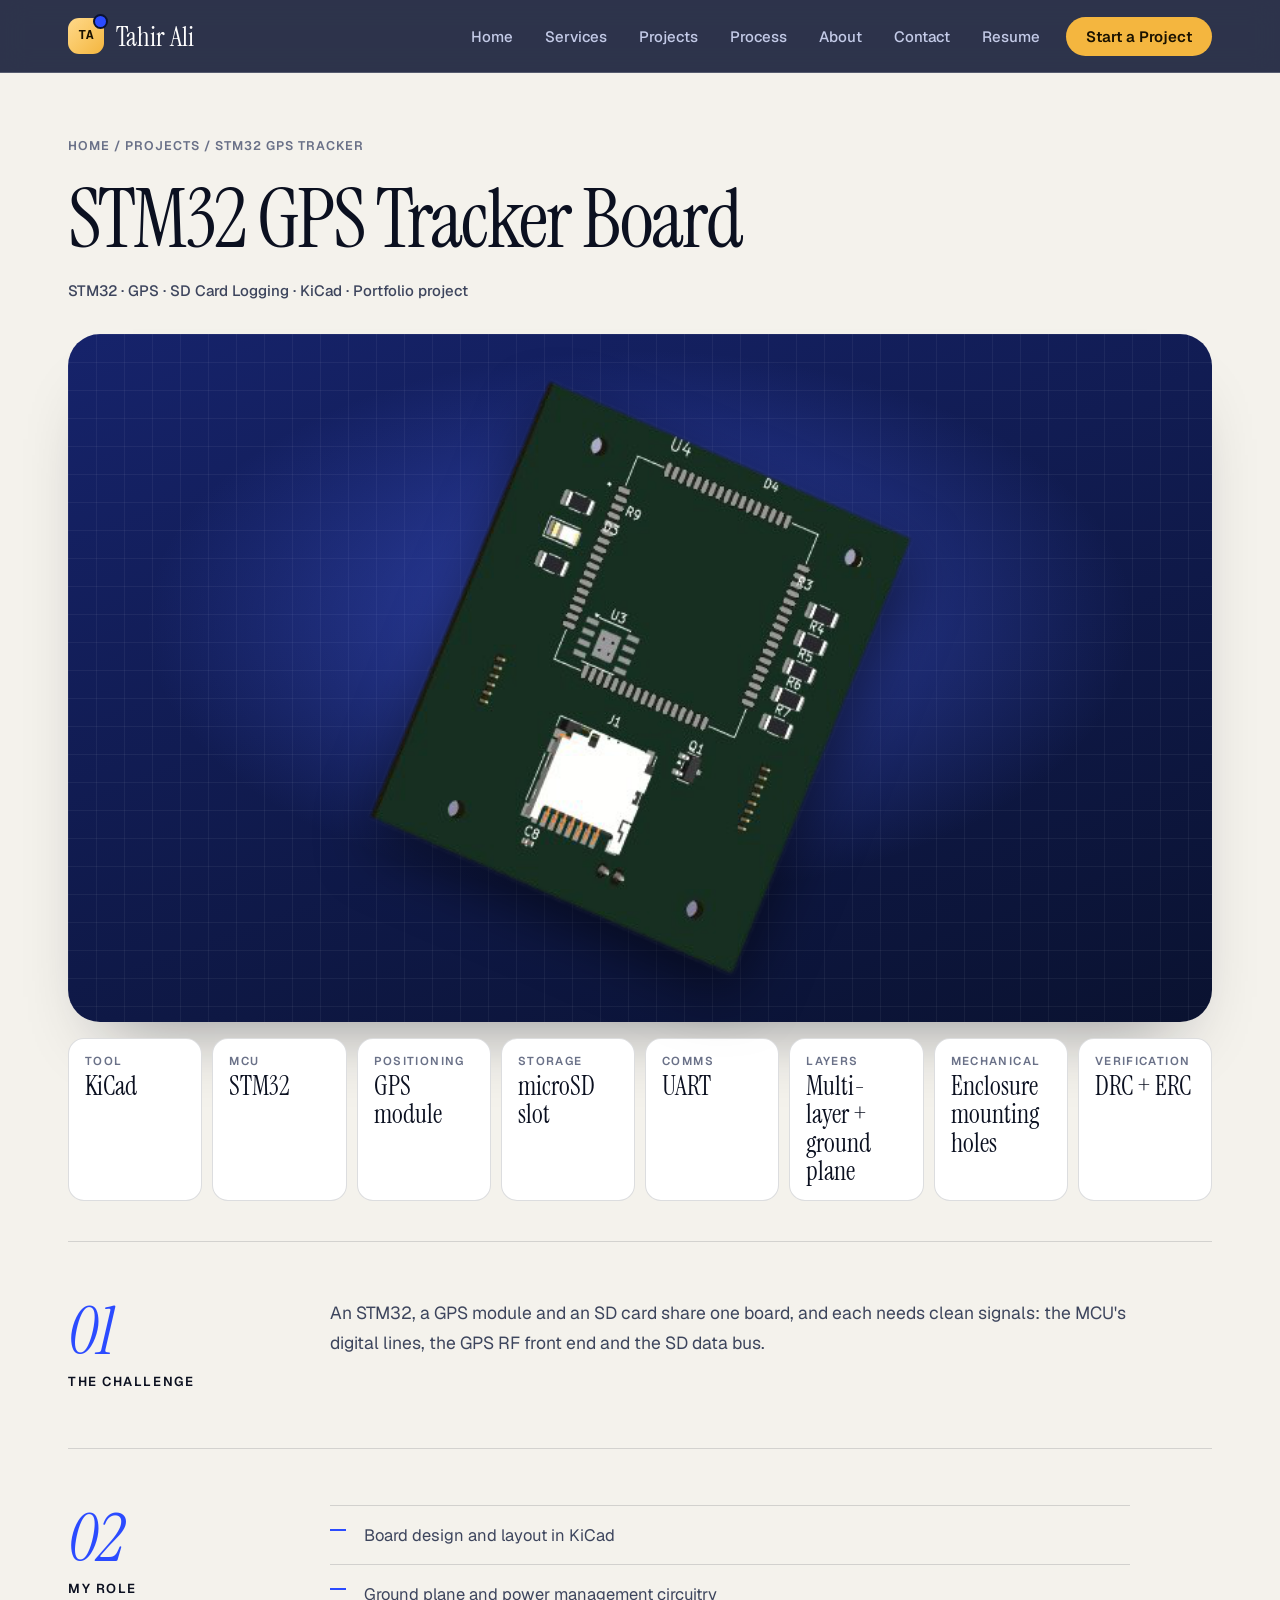
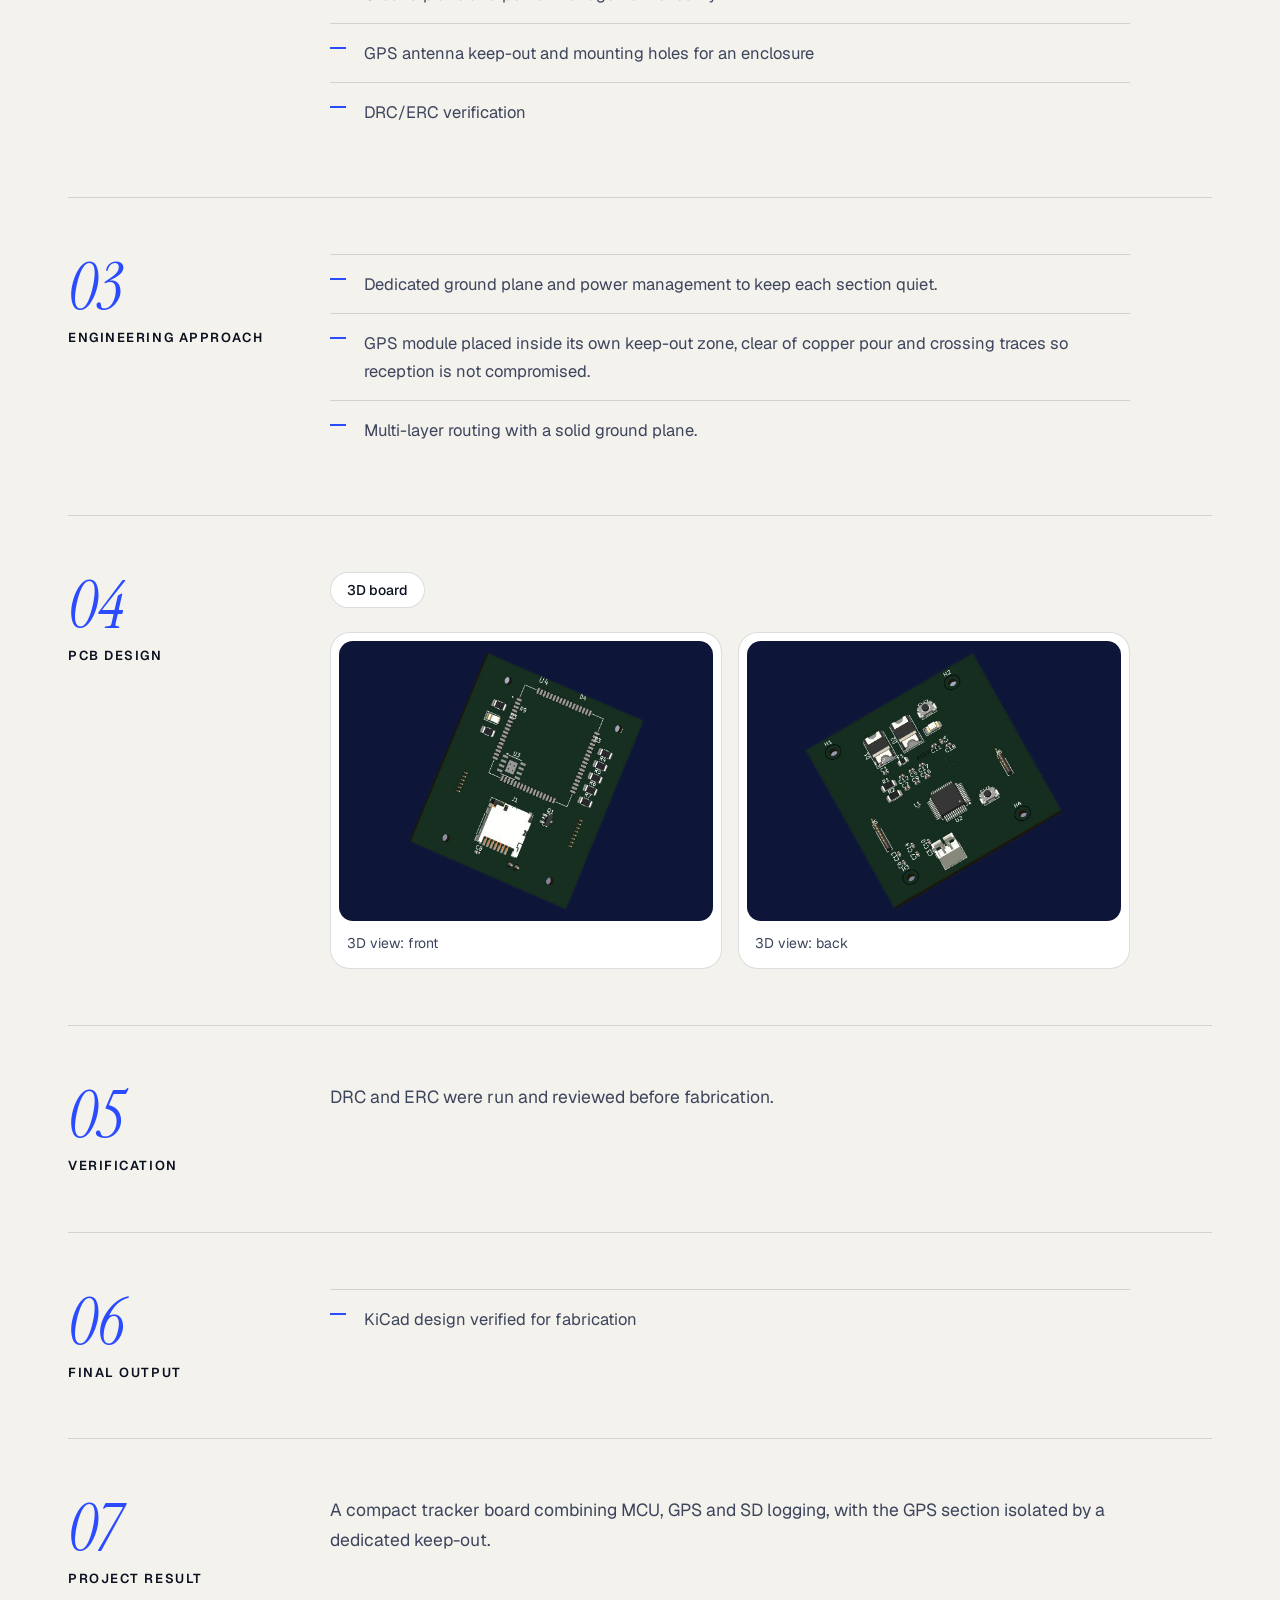
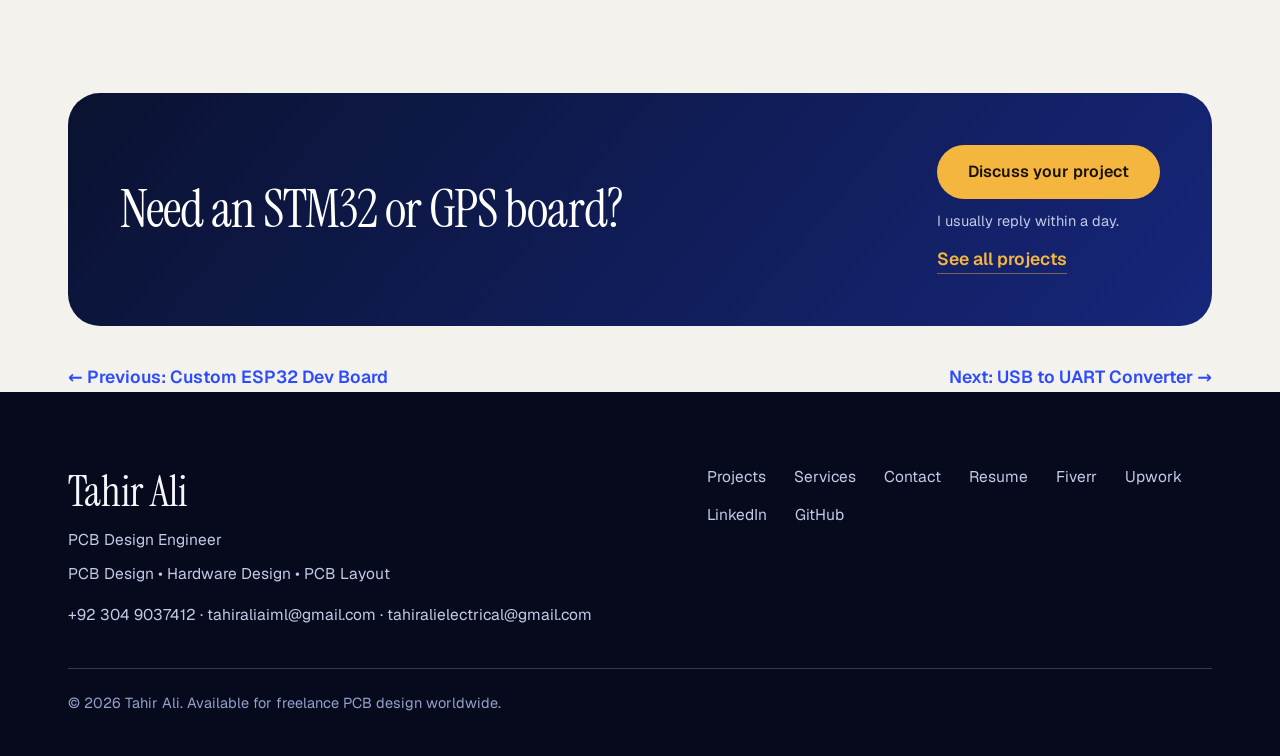
<file: projects/stm32-gps-tracker.html>
<!DOCTYPE html>
<html lang="en"><head><meta charset="UTF-8"><meta name="viewport" content="width=device-width, initial-scale=1">
<title>STM32 GPS Tracker Board | Tahir Ali, PCB Design Engineer</title><meta name="description" content="Multi-layer STM32 GPS tracker board designed in KiCad, with antenna keep-out, solid ground plane and microSD data logging.">
<meta name="theme-color" content="#0a1230">
<meta property="og:type" content="website"><meta property="og:title" content="STM32 GPS Tracker Board | Tahir Ali, PCB Design Engineer"><meta property="og:description" content="Multi-layer STM32 GPS tracker board designed in KiCad, with antenna keep-out, solid ground plane and microSD data logging."><meta property="og:image" content="../images/gps-front.png">
<meta name="twitter:card" content="summary_large_image">
<script>document.documentElement.className="js"</script>
<link rel="preload" href="../fonts/display.woff2" as="font" type="font/woff2" crossorigin><link rel="preload" href="../fonts/body.woff2" as="font" type="font/woff2" crossorigin>
<link rel="stylesheet" href="../styles.css"></head><body><a class="skip" href="#main">Skip to content</a>
<header class="site-header"><nav class="nav" aria-label="Main">
<a href="../index.html" class="brand"><span class="chip" aria-hidden="true">TA</span>Tahir Ali</a>
<button class="nav-toggle" id="navToggle" aria-label="Menu" aria-expanded="false" aria-controls="navLinks"><span></span></button>
<ul class="nav-links" id="navLinks">
<li><a href="../index.html#home">Home</a></li><li><a href="../index.html#services">Services</a></li><li><a href="../index.html#work">Projects</a></li><li><a href="../index.html#process">Process</a></li><li><a href="../index.html#about">About</a></li><li><a href="../index.html#contact">Contact</a></li>
<li><a href="../Tahir_Ali_Resume.pdf" download>Resume</a></li>
<li><a class="nav-cta" href="../index.html#contact">Start a Project</a></li>
</ul></nav></header><main id="main"><div class="wrap">
<div class="ph-hero"><p class="crumb"><a href="../index.html">Home</a> / <a href="../index.html#work">Projects</a> / STM32 GPS Tracker</p>
<h1>STM32 GPS Tracker Board</h1><p class="meta">STM32 · GPS · SD Card Logging · KiCad · Portfolio project</p>
<div class="big"><img src="../images/cut/gps-front.png" alt="STM32 GPS tracker board 3D render, front view showing the STM32 MCU and buttons" width="463" height="478" fetchpriority="high"></div>
<dl class="tb"><div><dt>Tool</dt><dd>KiCad</dd></div><div><dt>MCU</dt><dd>STM32</dd></div><div><dt>Positioning</dt><dd>GPS module</dd></div><div><dt>Storage</dt><dd>microSD slot</dd></div><div><dt>Comms</dt><dd>UART</dd></div><div><dt>Layers</dt><dd>Multi-layer + ground plane</dd></div><div><dt>Mechanical</dt><dd>Enclosure mounting holes</dd></div><div><dt>Verification</dt><dd>DRC + ERC</dd></div></dl></div>
<section class="cs"><div class="cs-grid"><h2><b>01</b>The challenge</h2><div class="prose"><p>An STM32, a GPS module and an SD card share one board, and each needs clean signals: the MCU's digital lines, the GPS RF front end and the SD data bus.</p></div></div></section>
<section class="cs"><div class="cs-grid"><h2><b>02</b>My role</h2><div class="prose"><ul class="list"><li>Board design and layout in KiCad</li><li>Ground plane and power management circuitry</li><li>GPS antenna keep-out and mounting holes for an enclosure</li><li>DRC/ERC verification</li></ul></div></div></section>
<section class="cs"><div class="cs-grid"><h2><b>03</b>Engineering approach</h2><div class="prose"><ul class="list"><li>Dedicated ground plane and power management to keep each section quiet.</li><li>GPS module placed inside its own keep-out zone, clear of copper pour and crossing traces so reception is not compromised.</li><li>Multi-layer routing with a solid ground plane.</li></ul></div></div></section>
<section class="cs"><div class="cs-grid"><h2><b>04</b>PCB design</h2><div class="prose"><div class="stages"><span>3D board</span></div><div class="shots"><figure class="shot"><img src="../images/cut/gps-front.png" alt="STM32 GPS tracker 3D render, front view" width="463" height="478" loading="lazy" decoding="async"><figcaption>3D view: front</figcaption></figure><figure class="shot"><img src="../images/cut/gps-back.png" alt="STM32 GPS tracker 3D render, back view showing the GPS module and SD card slot" width="522" height="460" loading="lazy" decoding="async"><figcaption>3D view: back</figcaption></figure></div></div></div></section>
<section class="cs"><div class="cs-grid"><h2><b>05</b>Verification</h2><div class="prose"><p>DRC and ERC were run and reviewed before fabrication.</p></div></div></section>
<section class="cs"><div class="cs-grid"><h2><b>06</b>Final output</h2><div class="prose"><ul class="list"><li>KiCad design verified for fabrication</li></ul></div></div></section>
<section class="cs"><div class="cs-grid"><h2><b>07</b>Project result</h2><div class="prose"><p>A compact tracker board combining MCU, GPS and SD logging, with the GPS section isolated by a dedicated keep-out.</p></div></div></section>
<div class="end"><h2>Need an STM32 or GPS board?</h2><div class="endcta"><a class="btn btn-primary" href="../index.html#contact">Discuss your project</a><span>I usually reply within a day.</span><a class="link" href="../index.html#work">See all projects</a></div></div>
<nav class="pn" aria-label="Project navigation"><a href="esp32-dev-board.html">← Previous: Custom ESP32 Dev Board</a><a href="usb-uart-converter.html">Next: USB to UART Converter →</a></nav>
</div></main><footer><div class="wrap"><div class="foot">
<div><strong>Tahir Ali</strong><p>PCB Design Engineer</p><p>PCB Design • Hardware Design • PCB Layout</p><p class="fcontact"><a href="tel:+923049037412">+92 304 9037412</a> · <a href="mailto:tahiraliaiml@gmail.com">tahiraliaiml@gmail.com</a> · <a href="mailto:tahiralielectrical@gmail.com">tahiralielectrical@gmail.com</a></p></div>
<ul>
<li><a href="../index.html#work">Projects</a></li><li><a href="../index.html#services">Services</a></li><li><a href="../index.html#contact">Contact</a></li><li><a href="../Tahir_Ali_Resume.pdf" download>Resume</a></li>
<li><a href="https://www.fiverr.com/tahircircuit?public_mode=true" target="_blank" rel="noopener">Fiverr</a></li><li><a href="https://www.upwork.com/freelancers/~01393ea75067305202?viewMode=1" target="_blank" rel="noopener">Upwork</a></li><li><a href="https://www.linkedin.com/in/tahir-ali-7430803a5/" target="_blank" rel="noopener">LinkedIn</a></li><li><a href="https://github.com/tahiriii-ai" target="_blank" rel="noopener">GitHub</a></li>
</ul></div><p class="copy">© 2026 Tahir Ali. Available for freelance PCB design worldwide.</p></div></footer>
<a class="fab" href="../index.html#contact">Start a Project</a>
<script src="../script.js"></script></body></html>
</file>
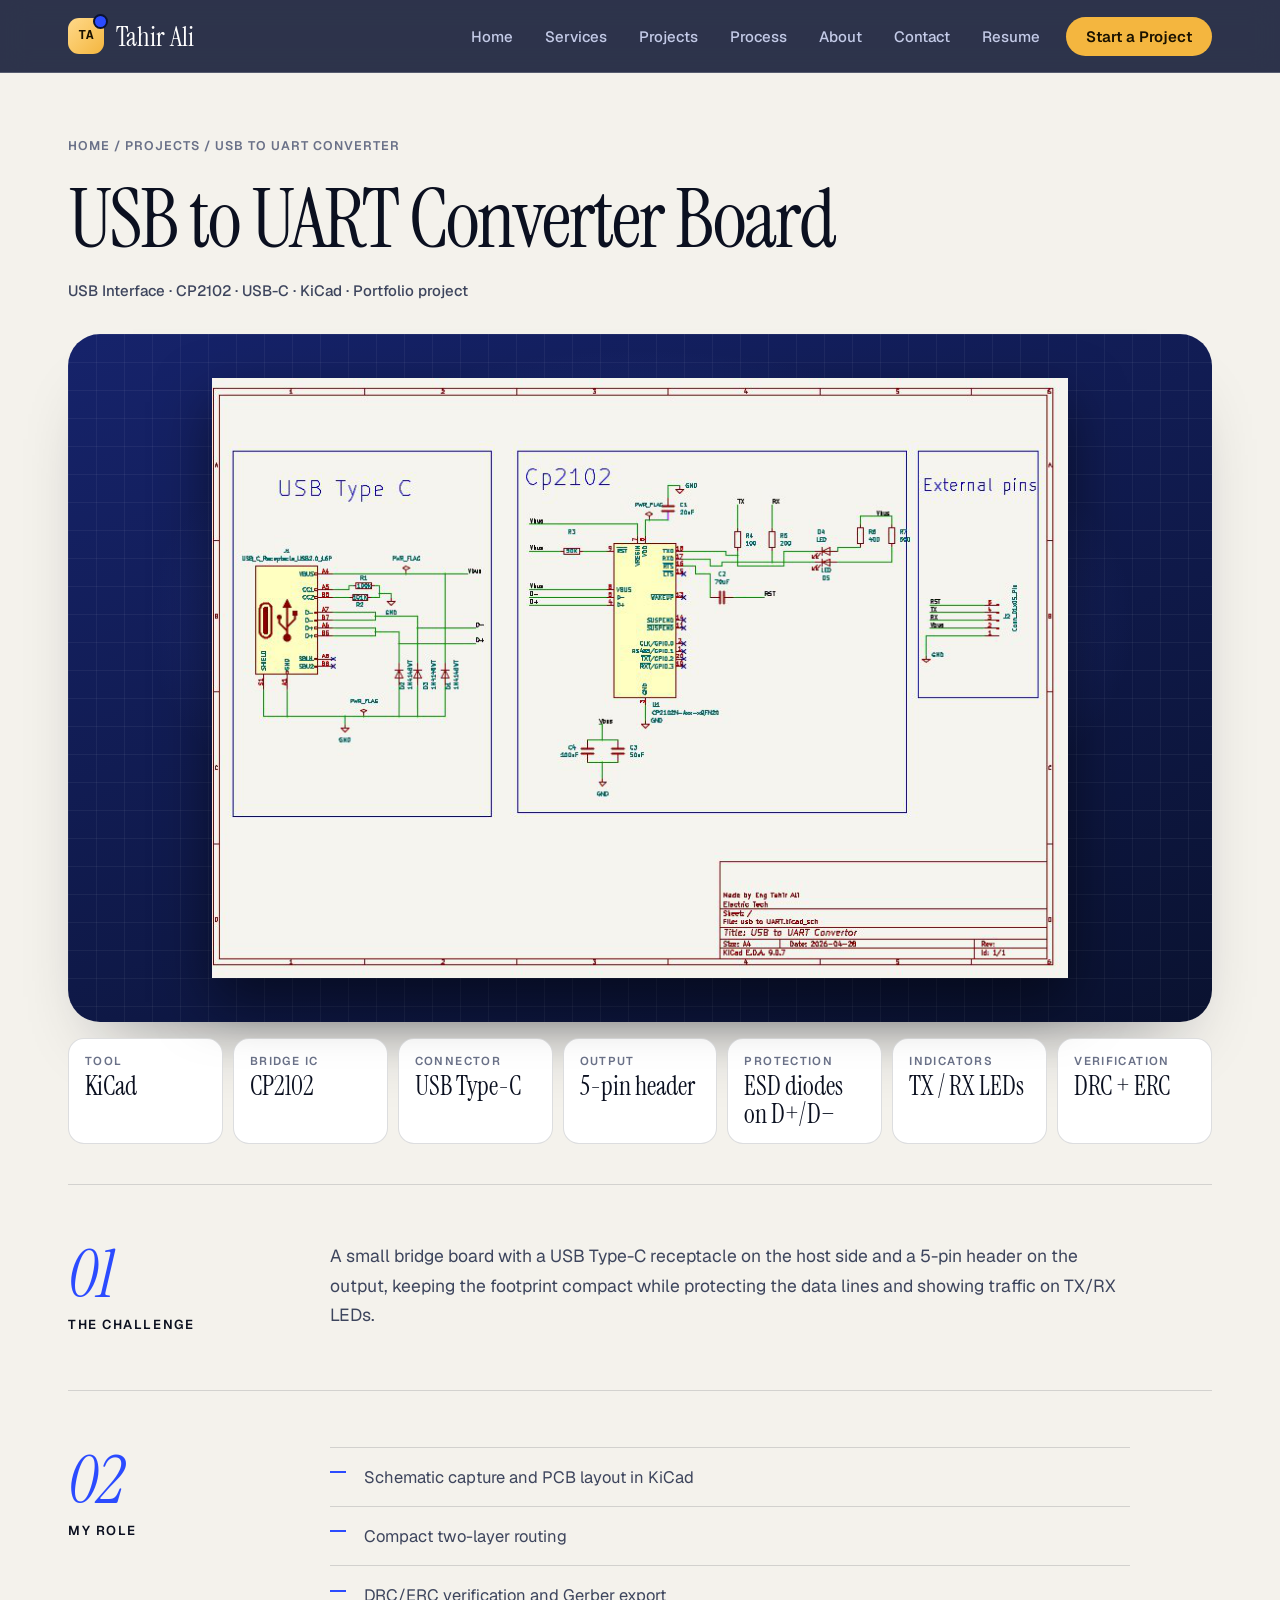
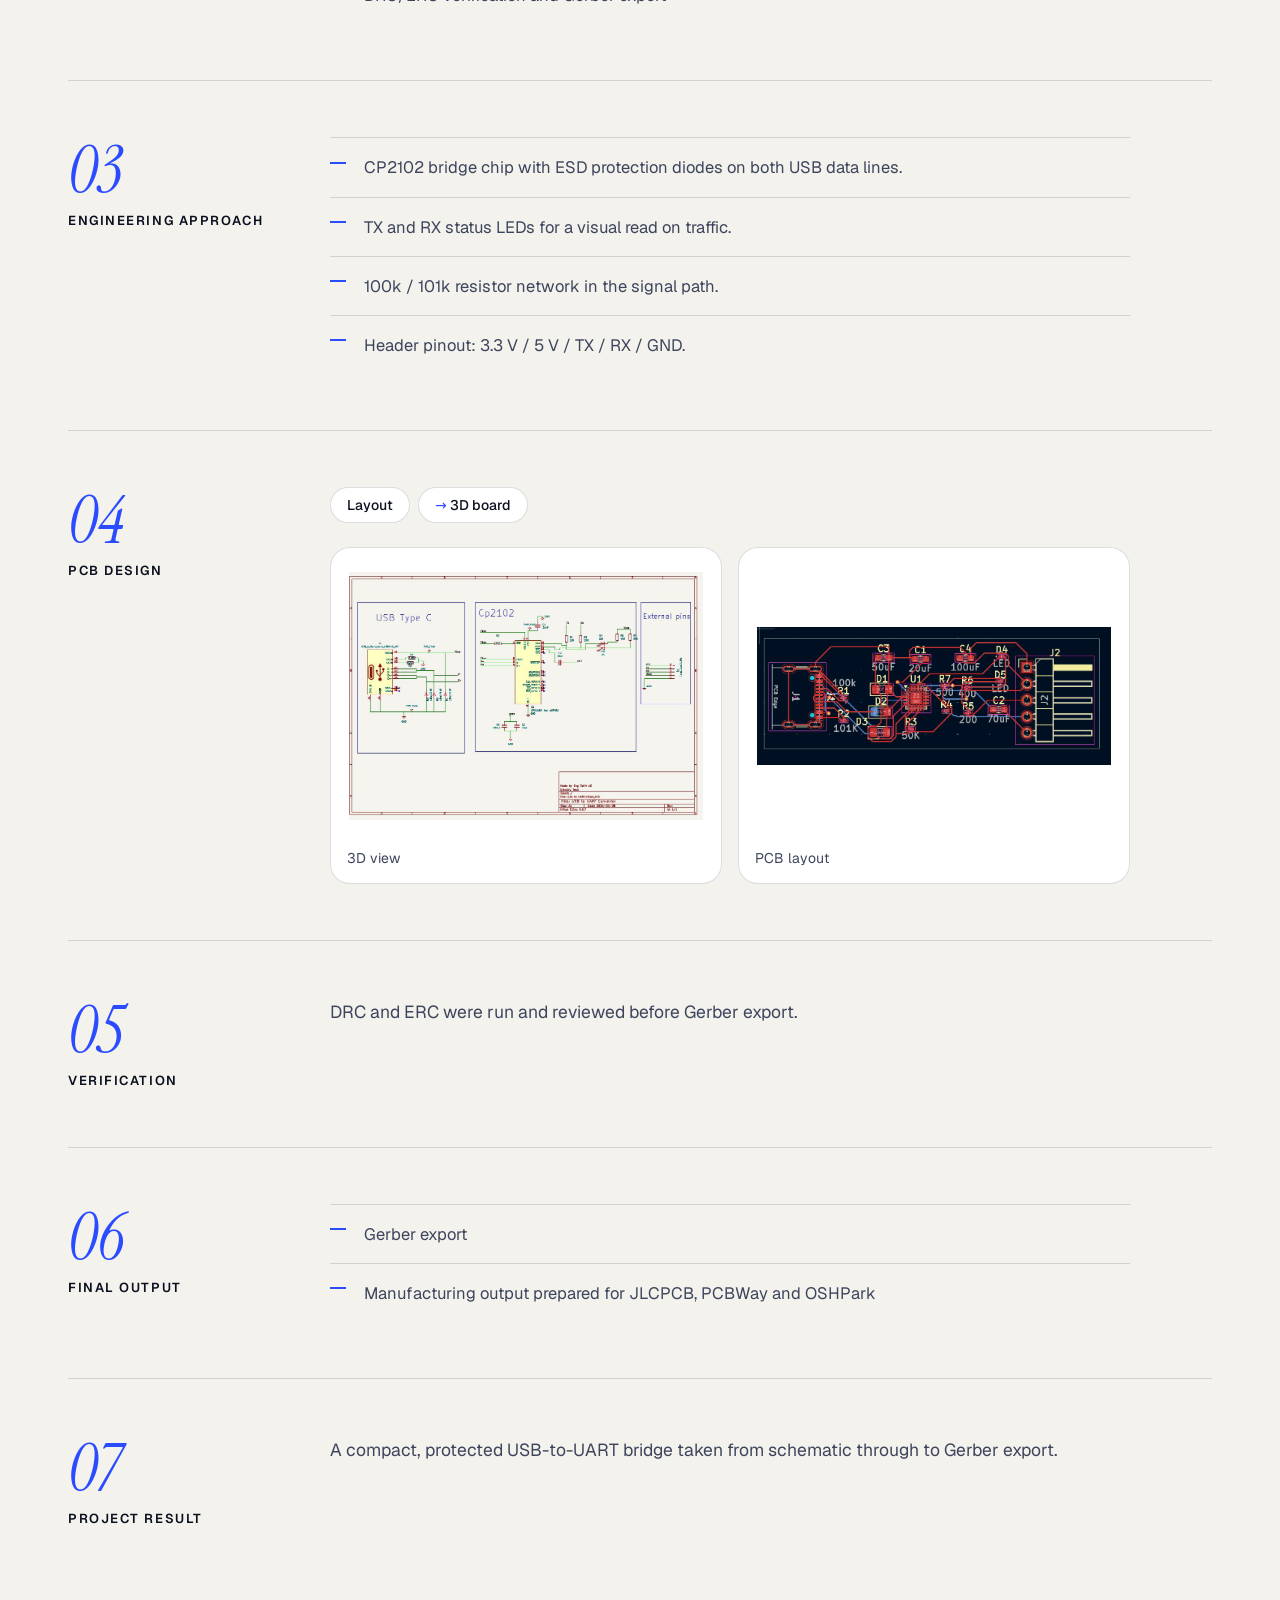
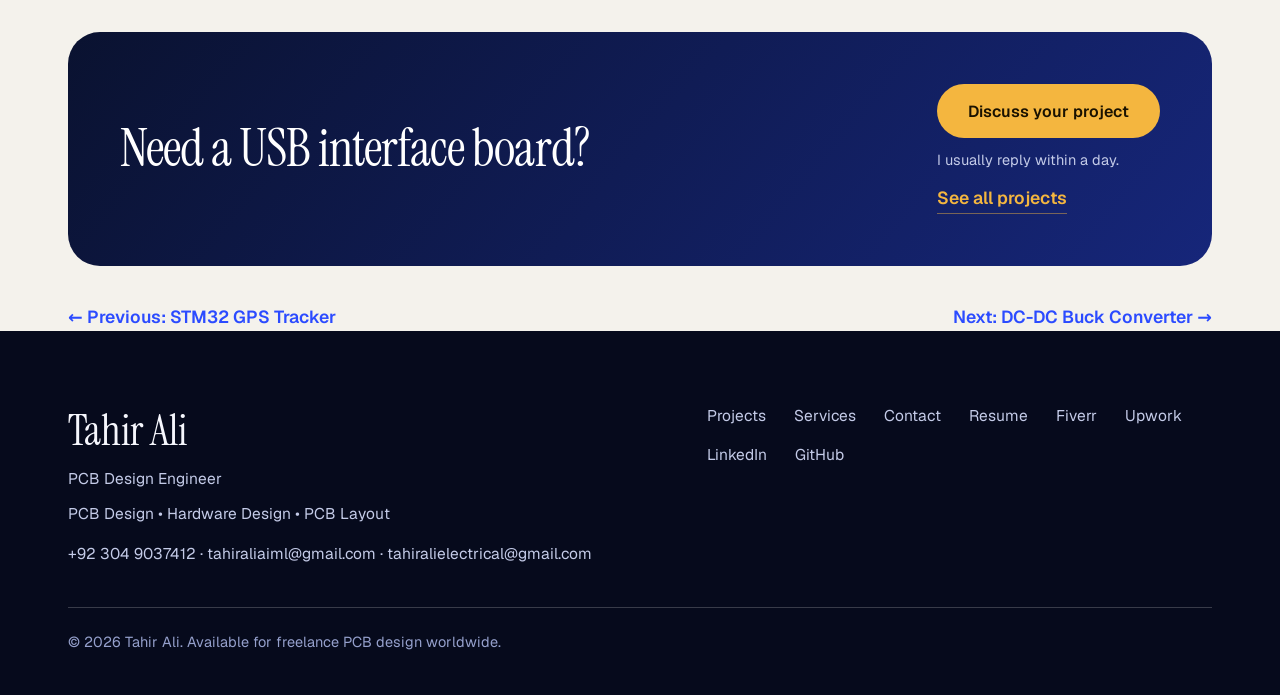
<file: projects/usb-uart-converter.html>
<!DOCTYPE html>
<html lang="en"><head><meta charset="UTF-8"><meta name="viewport" content="width=device-width, initial-scale=1">
<title>USB to UART Converter Board | Tahir Ali, PCB Design Engineer</title><meta name="description" content="Compact CP2102 USB-to-UART converter board designed in KiCad, with USB Type-C, ESD-protected data lines and TX/RX LEDs.">
<meta name="theme-color" content="#0a1230">
<meta property="og:type" content="website"><meta property="og:title" content="USB to UART Converter Board | Tahir Ali, PCB Design Engineer"><meta property="og:description" content="Compact CP2102 USB-to-UART converter board designed in KiCad, with USB Type-C, ESD-protected data lines and TX/RX LEDs."><meta property="og:image" content="../images/usbuart-3d.png">
<meta name="twitter:card" content="summary_large_image">
<script>document.documentElement.className="js"</script>
<link rel="preload" href="../fonts/display.woff2" as="font" type="font/woff2" crossorigin><link rel="preload" href="../fonts/body.woff2" as="font" type="font/woff2" crossorigin>
<link rel="stylesheet" href="../styles.css"></head><body><a class="skip" href="#main">Skip to content</a>
<header class="site-header"><nav class="nav" aria-label="Main">
<a href="../index.html" class="brand"><span class="chip" aria-hidden="true">TA</span>Tahir Ali</a>
<button class="nav-toggle" id="navToggle" aria-label="Menu" aria-expanded="false" aria-controls="navLinks"><span></span></button>
<ul class="nav-links" id="navLinks">
<li><a href="../index.html#home">Home</a></li><li><a href="../index.html#services">Services</a></li><li><a href="../index.html#work">Projects</a></li><li><a href="../index.html#process">Process</a></li><li><a href="../index.html#about">About</a></li><li><a href="../index.html#contact">Contact</a></li>
<li><a href="../Tahir_Ali_Resume.pdf" download>Resume</a></li>
<li><a class="nav-cta" href="../index.html#contact">Start a Project</a></li>
</ul></nav></header><main id="main"><div class="wrap">
<div class="ph-hero"><p class="crumb"><a href="../index.html">Home</a> / <a href="../index.html#work">Projects</a> / USB to UART Converter</p>
<h1>USB to UART Converter Board</h1><p class="meta">USB Interface · CP2102 · USB-C · KiCad · Portfolio project</p>
<div class="big"><img src="../images/usbuart-3d.png" alt="USB to UART converter board 3D render showing the USB-C connector and CP2102 chip" width="872" height="611" fetchpriority="high"></div>
<dl class="tb"><div><dt>Tool</dt><dd>KiCad</dd></div><div><dt>Bridge IC</dt><dd>CP2102</dd></div><div><dt>Connector</dt><dd>USB Type-C</dd></div><div><dt>Output</dt><dd>5-pin header</dd></div><div><dt>Protection</dt><dd>ESD diodes on D+/D−</dd></div><div><dt>Indicators</dt><dd>TX / RX LEDs</dd></div><div><dt>Verification</dt><dd>DRC + ERC</dd></div></dl></div>
<section class="cs"><div class="cs-grid"><h2><b>01</b>The challenge</h2><div class="prose"><p>A small bridge board with a USB Type-C receptacle on the host side and a 5-pin header on the output, keeping the footprint compact while protecting the data lines and showing traffic on TX/RX LEDs.</p></div></div></section>
<section class="cs"><div class="cs-grid"><h2><b>02</b>My role</h2><div class="prose"><ul class="list"><li>Schematic capture and PCB layout in KiCad</li><li>Compact two-layer routing</li><li>DRC/ERC verification and Gerber export</li></ul></div></div></section>
<section class="cs"><div class="cs-grid"><h2><b>03</b>Engineering approach</h2><div class="prose"><ul class="list"><li>CP2102 bridge chip with ESD protection diodes on both USB data lines.</li><li>TX and RX status LEDs for a visual read on traffic.</li><li>100k / 101k resistor network in the signal path.</li><li>Header pinout: 3.3 V / 5 V / TX / RX / GND.</li></ul></div></div></section>
<section class="cs"><div class="cs-grid"><h2><b>04</b>PCB design</h2><div class="prose"><div class="stages"><span>Layout</span><span>3D board</span></div><div class="shots"><figure class="shot"><img src="../images/usbuart-3d.png" alt="USB to UART converter 3D render showing the USB-C connector and CP2102" width="872" height="611" loading="lazy" decoding="async"><figcaption>3D view</figcaption></figure><figure class="shot"><img src="../images/usbuart-schematic-combo.png" alt="USB to UART converter PCB layout with USB-C connector, CP2102 and 5-pin header" width="946" height="367" loading="lazy" decoding="async"><figcaption>PCB layout</figcaption></figure></div></div></div></section>
<section class="cs"><div class="cs-grid"><h2><b>05</b>Verification</h2><div class="prose"><p>DRC and ERC were run and reviewed before Gerber export.</p></div></div></section>
<section class="cs"><div class="cs-grid"><h2><b>06</b>Final output</h2><div class="prose"><ul class="list"><li>Gerber export</li><li>Manufacturing output prepared for JLCPCB, PCBWay and OSHPark</li></ul></div></div></section>
<section class="cs"><div class="cs-grid"><h2><b>07</b>Project result</h2><div class="prose"><p>A compact, protected USB-to-UART bridge taken from schematic through to Gerber export.</p></div></div></section>
<div class="end"><h2>Need a USB interface board?</h2><div class="endcta"><a class="btn btn-primary" href="../index.html#contact">Discuss your project</a><span>I usually reply within a day.</span><a class="link" href="../index.html#work">See all projects</a></div></div>
<nav class="pn" aria-label="Project navigation"><a href="stm32-gps-tracker.html">← Previous: STM32 GPS Tracker</a><a href="dc-dc-buck-converter.html">Next: DC-DC Buck Converter →</a></nav>
</div></main><footer><div class="wrap"><div class="foot">
<div><strong>Tahir Ali</strong><p>PCB Design Engineer</p><p>PCB Design • Hardware Design • PCB Layout</p><p class="fcontact"><a href="tel:+923049037412">+92 304 9037412</a> · <a href="mailto:tahiraliaiml@gmail.com">tahiraliaiml@gmail.com</a> · <a href="mailto:tahiralielectrical@gmail.com">tahiralielectrical@gmail.com</a></p></div>
<ul>
<li><a href="../index.html#work">Projects</a></li><li><a href="../index.html#services">Services</a></li><li><a href="../index.html#contact">Contact</a></li><li><a href="../Tahir_Ali_Resume.pdf" download>Resume</a></li>
<li><a href="https://www.fiverr.com/tahircircuit?public_mode=true" target="_blank" rel="noopener">Fiverr</a></li><li><a href="https://www.upwork.com/freelancers/~01393ea75067305202?viewMode=1" target="_blank" rel="noopener">Upwork</a></li><li><a href="https://www.linkedin.com/in/tahir-ali-7430803a5/" target="_blank" rel="noopener">LinkedIn</a></li><li><a href="https://github.com/tahiriii-ai" target="_blank" rel="noopener">GitHub</a></li>
</ul></div><p class="copy">© 2026 Tahir Ali. Available for freelance PCB design worldwide.</p></div></footer>
<a class="fab" href="../index.html#contact">Start a Project</a>
<script src="../script.js"></script></body></html>
</file>
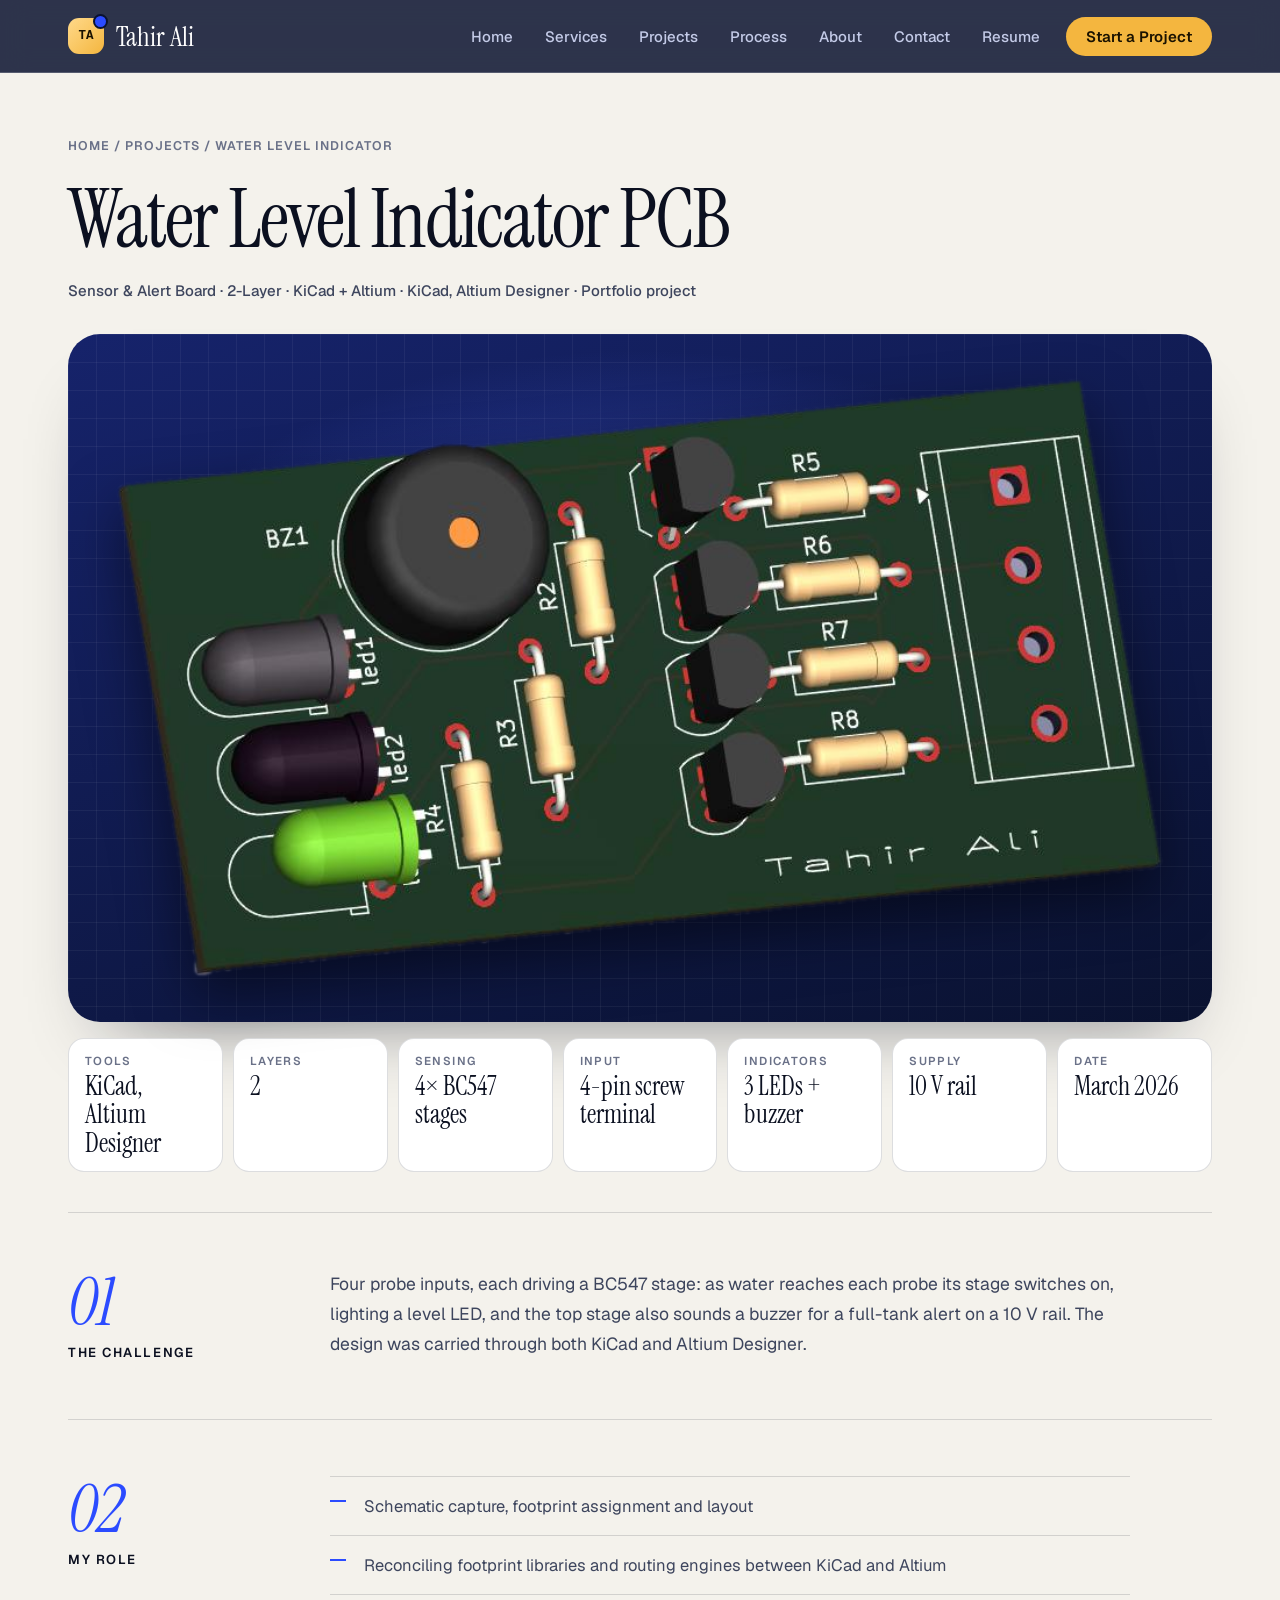
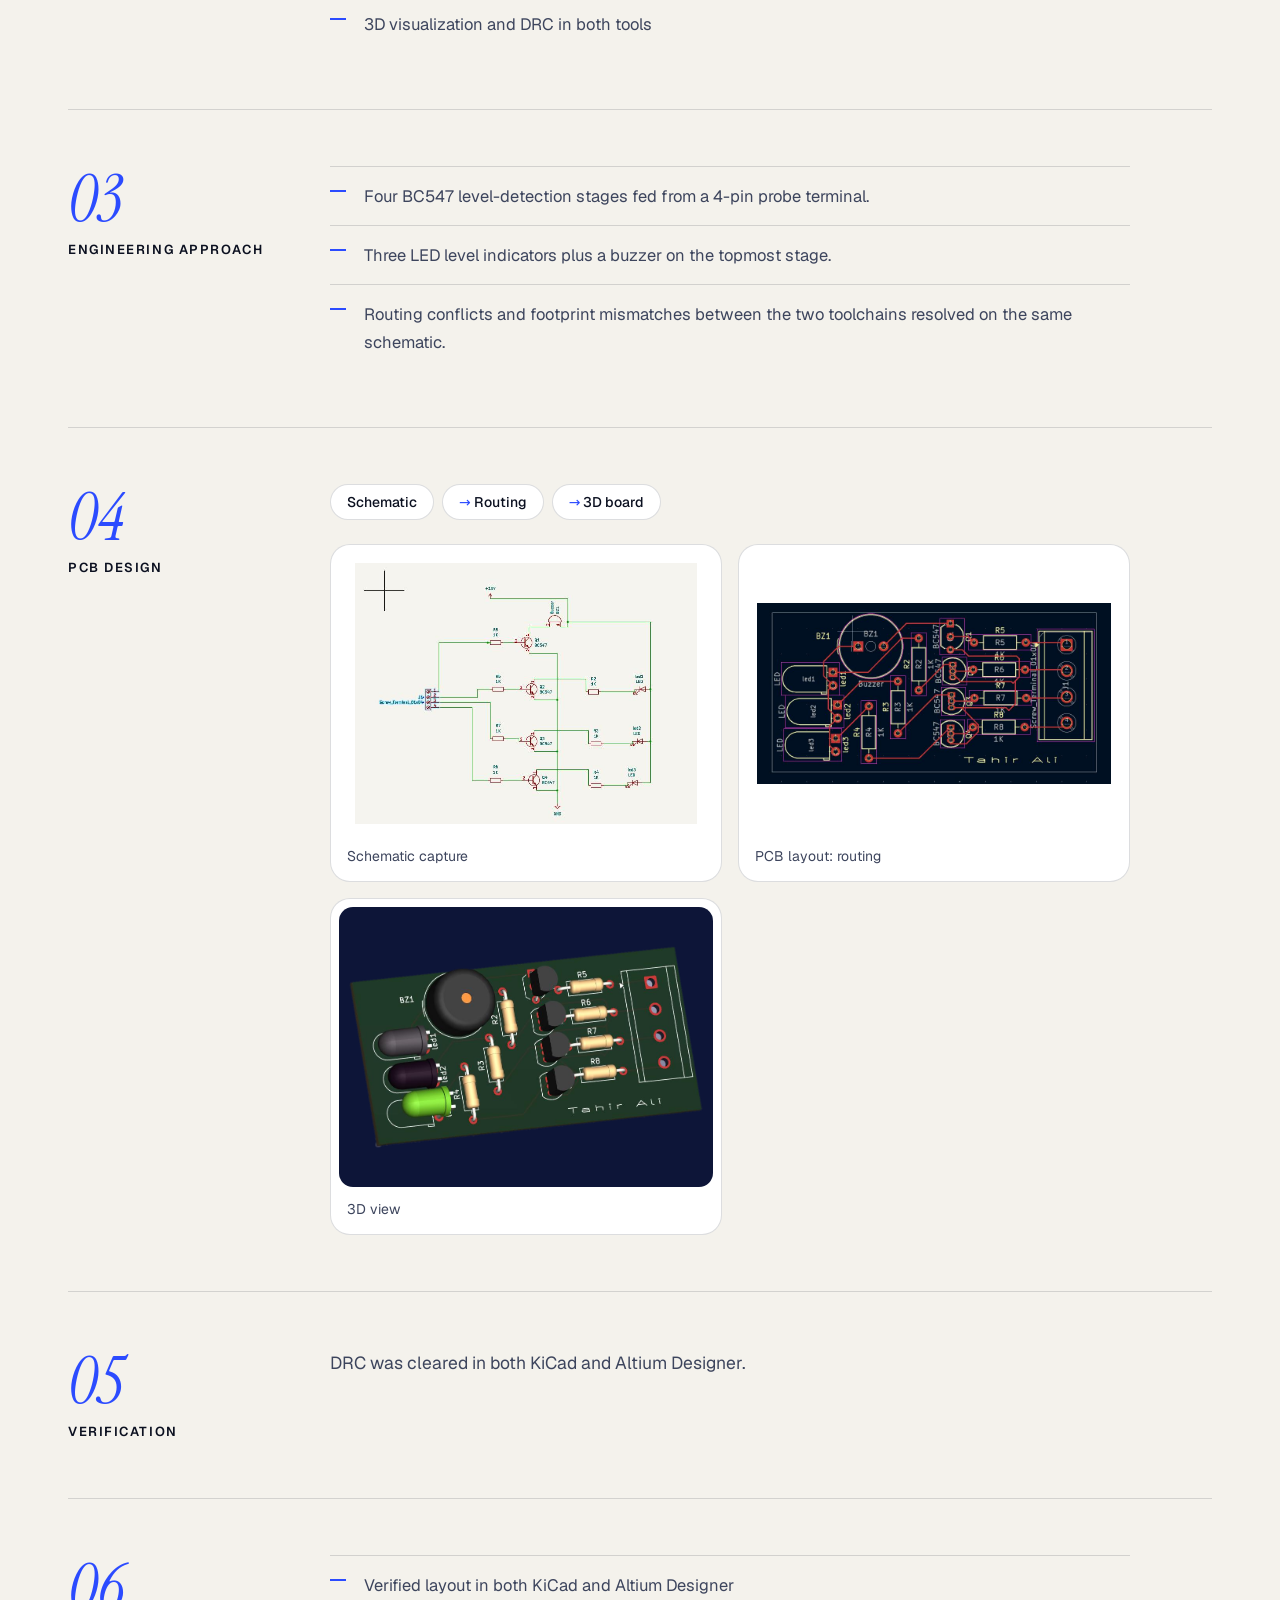
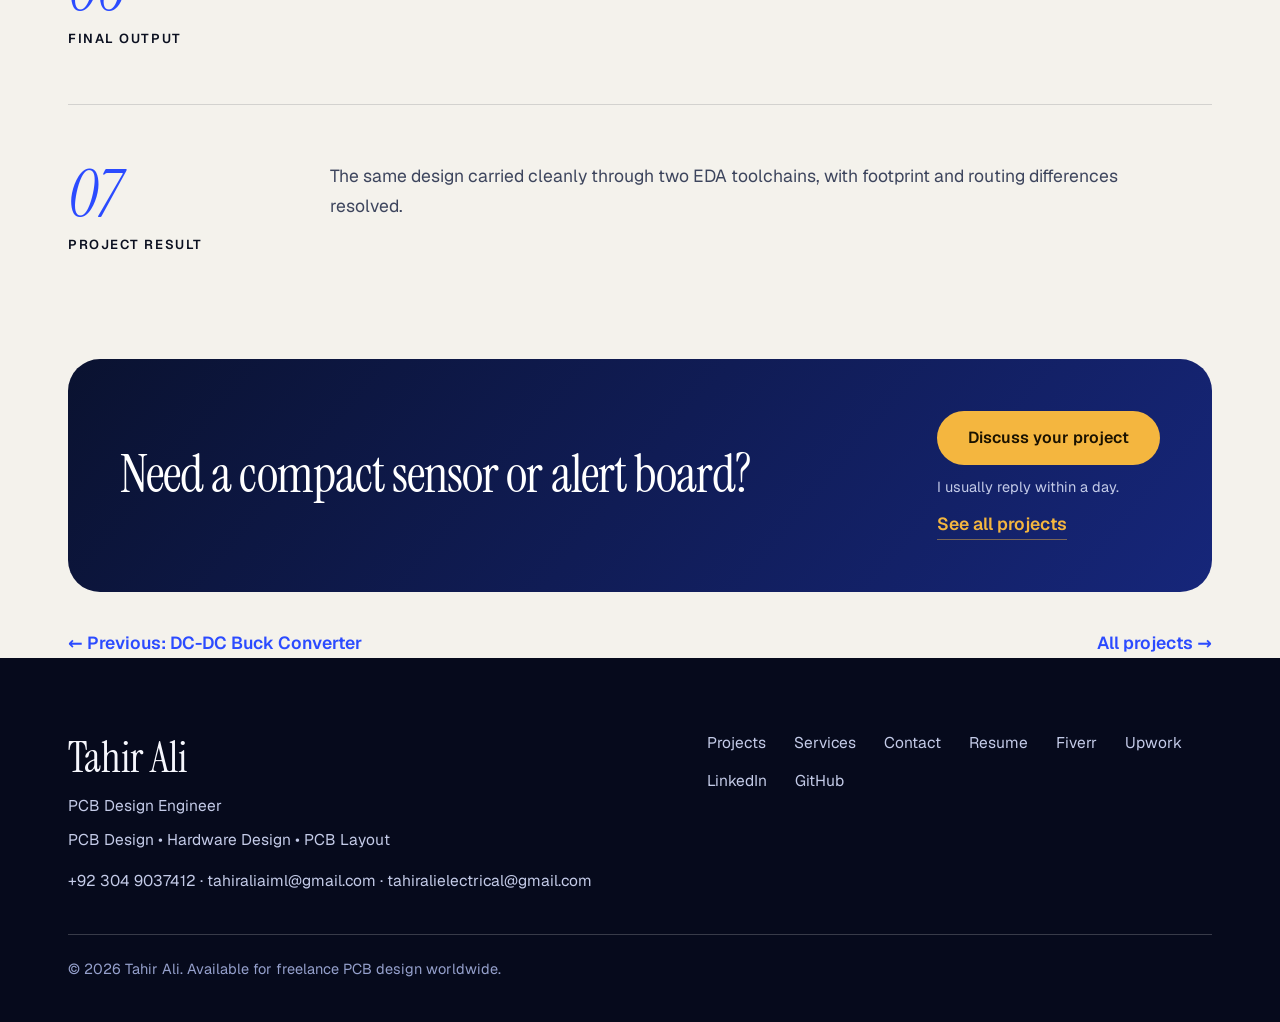
<file: projects/water-level-indicator.html>
<!DOCTYPE html>
<html lang="en"><head><meta charset="UTF-8"><meta name="viewport" content="width=device-width, initial-scale=1">
<title>Water Level Indicator PCB | Tahir Ali, PCB Design Engineer</title><meta name="description" content="2-layer water level indicator PCB with BC547 transistor stages, LEDs and a buzzer, carried through both KiCad and Altium Designer.">
<meta name="theme-color" content="#0a1230">
<meta property="og:type" content="website"><meta property="og:title" content="Water Level Indicator PCB | Tahir Ali, PCB Design Engineer"><meta property="og:description" content="2-layer water level indicator PCB with BC547 transistor stages, LEDs and a buzzer, carried through both KiCad and Altium Designer."><meta property="og:image" content="../images/wli-3d.png">
<meta name="twitter:card" content="summary_large_image">
<script>document.documentElement.className="js"</script>
<link rel="preload" href="../fonts/display.woff2" as="font" type="font/woff2" crossorigin><link rel="preload" href="../fonts/body.woff2" as="font" type="font/woff2" crossorigin>
<link rel="stylesheet" href="../styles.css"></head><body><a class="skip" href="#main">Skip to content</a>
<header class="site-header"><nav class="nav" aria-label="Main">
<a href="../index.html" class="brand"><span class="chip" aria-hidden="true">TA</span>Tahir Ali</a>
<button class="nav-toggle" id="navToggle" aria-label="Menu" aria-expanded="false" aria-controls="navLinks"><span></span></button>
<ul class="nav-links" id="navLinks">
<li><a href="../index.html#home">Home</a></li><li><a href="../index.html#services">Services</a></li><li><a href="../index.html#work">Projects</a></li><li><a href="../index.html#process">Process</a></li><li><a href="../index.html#about">About</a></li><li><a href="../index.html#contact">Contact</a></li>
<li><a href="../Tahir_Ali_Resume.pdf" download>Resume</a></li>
<li><a class="nav-cta" href="../index.html#contact">Start a Project</a></li>
</ul></nav></header><main id="main"><div class="wrap">
<div class="ph-hero"><p class="crumb"><a href="../index.html">Home</a> / <a href="../index.html#work">Projects</a> / Water Level Indicator</p>
<h1>Water Level Indicator PCB</h1><p class="meta">Sensor & Alert Board · 2-Layer · KiCad + Altium · KiCad, Altium Designer · Portfolio project</p>
<div class="big"><img src="../images/cut/wli-3d.png" alt="Water level indicator PCB 3D render showing LEDs, buzzer and transistor stages" width="1045" height="597" fetchpriority="high"></div>
<dl class="tb"><div><dt>Tools</dt><dd>KiCad, Altium Designer</dd></div><div><dt>Layers</dt><dd>2</dd></div><div><dt>Sensing</dt><dd>4× BC547 stages</dd></div><div><dt>Input</dt><dd>4-pin screw terminal</dd></div><div><dt>Indicators</dt><dd>3 LEDs + buzzer</dd></div><div><dt>Supply</dt><dd>10 V rail</dd></div><div><dt>Date</dt><dd>March 2026</dd></div></dl></div>
<section class="cs"><div class="cs-grid"><h2><b>01</b>The challenge</h2><div class="prose"><p>Four probe inputs, each driving a BC547 stage: as water reaches each probe its stage switches on, lighting a level LED, and the top stage also sounds a buzzer for a full-tank alert on a 10 V rail. The design was carried through both KiCad and Altium Designer.</p></div></div></section>
<section class="cs"><div class="cs-grid"><h2><b>02</b>My role</h2><div class="prose"><ul class="list"><li>Schematic capture, footprint assignment and layout</li><li>Reconciling footprint libraries and routing engines between KiCad and Altium</li><li>3D visualization and DRC in both tools</li></ul></div></div></section>
<section class="cs"><div class="cs-grid"><h2><b>03</b>Engineering approach</h2><div class="prose"><ul class="list"><li>Four BC547 level-detection stages fed from a 4-pin probe terminal.</li><li>Three LED level indicators plus a buzzer on the topmost stage.</li><li>Routing conflicts and footprint mismatches between the two toolchains resolved on the same schematic.</li></ul></div></div></section>
<section class="cs"><div class="cs-grid"><h2><b>04</b>PCB design</h2><div class="prose"><div class="stages"><span>Schematic</span><span>Routing</span><span>3D board</span></div><div class="shots"><figure class="shot"><img src="../images/wli-schematic.jpg" alt="Water level indicator schematic with BC547 transistor stages and buzzer" width="679" height="516" loading="lazy" decoding="async"><figcaption>Schematic capture</figcaption></figure><figure class="shot"><img src="../images/wli-routing.jpg" alt="Water level indicator PCB copper routing and layout" width="916" height="466" loading="lazy" decoding="async"><figcaption>PCB layout: routing</figcaption></figure><figure class="shot"><img src="../images/cut/wli-3d.png" alt="Water level indicator PCB 3D render" width="1045" height="597" loading="lazy" decoding="async"><figcaption>3D view</figcaption></figure></div></div></div></section>
<section class="cs"><div class="cs-grid"><h2><b>05</b>Verification</h2><div class="prose"><p>DRC was cleared in both KiCad and Altium Designer.</p></div></div></section>
<section class="cs"><div class="cs-grid"><h2><b>06</b>Final output</h2><div class="prose"><ul class="list"><li>Verified layout in both KiCad and Altium Designer</li></ul></div></div></section>
<section class="cs"><div class="cs-grid"><h2><b>07</b>Project result</h2><div class="prose"><p>The same design carried cleanly through two EDA toolchains, with footprint and routing differences resolved.</p></div></div></section>
<div class="end"><h2>Need a compact sensor or alert board?</h2><div class="endcta"><a class="btn btn-primary" href="../index.html#contact">Discuss your project</a><span>I usually reply within a day.</span><a class="link" href="../index.html#work">See all projects</a></div></div>
<nav class="pn" aria-label="Project navigation"><a href="dc-dc-buck-converter.html">← Previous: DC-DC Buck Converter</a><a href="../index.html#work">All projects →</a></nav>
</div></main><footer><div class="wrap"><div class="foot">
<div><strong>Tahir Ali</strong><p>PCB Design Engineer</p><p>PCB Design • Hardware Design • PCB Layout</p><p class="fcontact"><a href="tel:+923049037412">+92 304 9037412</a> · <a href="mailto:tahiraliaiml@gmail.com">tahiraliaiml@gmail.com</a> · <a href="mailto:tahiralielectrical@gmail.com">tahiralielectrical@gmail.com</a></p></div>
<ul>
<li><a href="../index.html#work">Projects</a></li><li><a href="../index.html#services">Services</a></li><li><a href="../index.html#contact">Contact</a></li><li><a href="../Tahir_Ali_Resume.pdf" download>Resume</a></li>
<li><a href="https://www.fiverr.com/tahircircuit?public_mode=true" target="_blank" rel="noopener">Fiverr</a></li><li><a href="https://www.upwork.com/freelancers/~01393ea75067305202?viewMode=1" target="_blank" rel="noopener">Upwork</a></li><li><a href="https://www.linkedin.com/in/tahir-ali-7430803a5/" target="_blank" rel="noopener">LinkedIn</a></li><li><a href="https://github.com/tahiriii-ai" target="_blank" rel="noopener">GitHub</a></li>
</ul></div><p class="copy">© 2026 Tahir Ali. Available for freelance PCB design worldwide.</p></div></footer>
<a class="fab" href="../index.html#contact">Start a Project</a>
<script src="../script.js"></script></body></html>
</file>
<file: styles.css>
/* Tahir Ali, PCB Design Engineer. Blue soldermask, ENIG gold, paper. Fonts self-hosted. */
@font-face{font-family:"Instrument";src:url(fonts/display.woff2) format("woff2");font-weight:400;font-style:normal;font-display:swap}
@font-face{font-family:"Instrument";src:url(fonts/display-italic.woff2) format("woff2");font-weight:400;font-style:italic;font-display:swap}
@font-face{font-family:"Geist";src:url(fonts/body.woff2) format("woff2");font-weight:100 900;font-display:swap}
:root{--navy:#0a1230;--navy2:#111c47;--ink:#0b1020;--paper:#f4f2ec;--paper2:#eae8df;--blue:#2b4bff;--blue2:#7d92ff;--gold:#f4b63f;--gold2:#ffd98a;
--bg:var(--paper);--fg:var(--ink);--mut:#3d455d;--faint:#6a7188;--ln:rgba(11,16,32,.14);--card:#fff;--acc:var(--blue);--btn:var(--ink);--btnfg:#fff;
--stage:radial-gradient(60% 55% at 50% 42%,rgba(77,104,255,.55),rgba(77,104,255,0) 72%),linear-gradient(rgba(255,255,255,.05) 1px,transparent 1px) 0 0/28px 28px,linear-gradient(90deg,rgba(255,255,255,.05) 1px,transparent 1px) 0 0/28px 28px,linear-gradient(160deg,#16236b,#0a1230);
--display:"Instrument",Georgia,serif;--body:"Geist","Segoe UI",system-ui,sans-serif;--mono:"GeistMono",ui-monospace,Consolas,monospace;--max:1200px;--r:22px}
.hero,#featured,#process,#contact,.site-header,.end,.rcard,.band,footer{--bg:var(--navy);--fg:#f6f7fd;--mut:#c4cbe8;--faint:#95a0cc;--ln:rgba(255,255,255,.2);--card:var(--navy2);--acc:var(--gold);--btn:var(--gold);--btnfg:#1a1200}
.alt{--bg:var(--paper2)}
*{box-sizing:border-box}html{scroll-behavior:smooth;scroll-padding-top:84px}
body{margin:0;background:var(--paper);color:var(--ink);font:400 17.5px/1.7 var(--body);-webkit-font-smoothing:antialiased;overflow-x:hidden}
img{max-width:100%;height:auto;display:block}a{color:inherit;text-decoration:none}ul,ol{margin:0;padding:0;list-style:none}p{margin:0}
h1,h2,h3,h4{font-family:var(--display);margin:0;line-height:1.04;font-weight:400;letter-spacing:-.018em}
::selection{background:var(--gold);color:#1a1200}
.wrap{max-width:var(--max);margin:0 auto;padding:0 28px}
.skip{position:absolute;left:-999px;top:8px;background:var(--gold);color:#1a1200;padding:8px 14px;z-index:99;border-radius:8px}.skip:focus{left:8px}
:focus-visible{outline:2px solid var(--blue2);outline-offset:3px}
.site-header{position:sticky;top:0;z-index:50;background:rgba(10,18,48,.85);backdrop-filter:blur(14px) saturate(1.4);border-bottom:1px solid var(--ln);color:var(--fg)}
.nav{max-width:var(--max);margin:0 auto;padding:0 28px;height:72px;display:flex;align-items:center;gap:28px}
.brand{display:flex;align-items:center;gap:12px;font:400 27px var(--display);color:#fff}
.chip{position:relative;width:36px;height:36px;display:grid;place-items:center;border-radius:11px;background:linear-gradient(135deg,var(--gold2),var(--gold));color:#1a1200;font:700 12.5px var(--mono)}
.chip::after{content:"";position:absolute;right:-4px;top:-4px;width:11px;height:11px;border-radius:50%;background:var(--blue);border:2px solid var(--navy)}
.nav-links{display:flex;align-items:center;gap:4px;margin-left:auto;font:500 15px var(--body)}
.nav-links a{color:var(--mut);padding:9px 14px;border-radius:999px;transition:color .2s,background .2s}.nav-links a:hover{color:#fff;background:rgba(255,255,255,.09)}
.nav-links .nav-cta{background:var(--gold);color:#1a1200;font-weight:600;padding:10px 20px;margin-left:8px}.nav-links .nav-cta:hover{background:var(--gold2);color:#1a1200}
.nav-toggle{display:none;margin-left:auto;background:none;border:1px solid var(--ln);color:#fff;width:46px;height:46px;border-radius:14px;cursor:pointer}
.nav-toggle span,.nav-toggle span::before,.nav-toggle span::after{display:block;width:20px;height:2px;background:currentColor;margin:auto;position:relative}
.nav-toggle span::before,.nav-toggle span::after{content:"";position:absolute;left:0}.nav-toggle span::before{top:-6px}.nav-toggle span::after{top:6px}
.btn{display:inline-flex;align-items:center;justify-content:center;gap:8px;min-height:54px;padding:12px 30px;border-radius:999px;font:600 16px var(--body);border:1.5px solid transparent;cursor:pointer;transition:transform .2s,background .2s,border-color .2s,color .2s,box-shadow .2s}
.btn-primary{background:var(--btn);color:var(--btnfg)}.btn-primary:hover{transform:translateY(-2px);box-shadow:0 10px 26px -8px rgba(43,75,255,.55)}
.hero .btn-primary:hover,#featured .btn-primary:hover,#contact .btn-primary:hover,.band .btn-primary:hover,.end .btn-primary:hover{box-shadow:0 10px 26px -8px rgba(244,182,63,.6)}
.btn-ghost{border-color:color-mix(in srgb,var(--fg) 40%,transparent);color:var(--fg);background:transparent}.btn-ghost:hover{border-color:var(--acc);color:var(--acc)}
.band .btn-ghost{border-color:rgba(255,255,255,.6)}
.link{color:var(--acc);font-weight:600;border-bottom:1.5px solid color-mix(in srgb,var(--acc) 45%,transparent);transition:border-color .2s}.link:hover{border-color:var(--acc)}
.actions{display:flex;flex-wrap:wrap;gap:14px}
section{padding:112px 0;background:var(--bg);color:var(--fg)}
.sec-head{max-width:800px;margin-bottom:60px}
.sec-head h2{font-size:clamp(40px,5.4vw,70px);line-height:1}
.sec-head p{color:var(--mut);margin-top:22px;font-size:19.5px;max-width:640px}
.kicker{display:inline-flex;align-items:center;gap:10px;font:600 13px var(--body);letter-spacing:.14em;text-transform:uppercase;color:var(--acc);margin-bottom:20px}
.kicker::before{content:"";width:9px;height:9px;border-radius:50%;background:var(--acc);box-shadow:0 0 0 4px color-mix(in srgb,var(--acc) 24%,transparent)}
.tb{display:grid;grid-template-columns:repeat(auto-fit,minmax(130px,1fr));gap:10px;margin:0}
.tb div{padding:14px 16px;border-radius:16px;background:color-mix(in srgb,var(--fg) 8%,transparent);border:1px solid var(--ln)}
.tb dt{font:600 11.5px var(--body);letter-spacing:.12em;text-transform:uppercase;color:var(--faint);margin:0}
.tb dd{margin:4px 0 0;font:400 26px/1.1 var(--display)}
.ph-hero .tb div{background:#fff}
.hero{position:relative;padding:88px 0 112px;overflow:hidden;background:radial-gradient(55% 65% at 88% 12%,rgba(43,75,255,.5),transparent 62%),radial-gradient(40% 50% at 0% 100%,rgba(244,182,63,.14),transparent 62%),linear-gradient(rgba(255,255,255,.045) 1px,transparent 1px) 0 0/52px 52px,linear-gradient(90deg,rgba(255,255,255,.045) 1px,transparent 1px) 0 0/52px 52px,var(--navy)}
.hero-grid{position:relative;display:grid;grid-template-columns:1.1fr .9fr;gap:72px;align-items:center}
.label{display:inline-flex;align-items:center;gap:10px;padding:9px 18px 9px 13px;border:1px solid var(--ln);border-radius:999px;background:rgba(255,255,255,.06);font:600 13px var(--body);letter-spacing:.12em;text-transform:uppercase;color:var(--gold2);margin-bottom:30px}
.label::before{content:"";width:8px;height:8px;border-radius:50%;background:var(--gold);box-shadow:0 0 12px var(--gold)}
.hero h1{font-size:clamp(52px,7.4vw,106px);line-height:.95;letter-spacing:-.028em;color:#fff}
.hero h1 em{font-style:italic;color:var(--gold2)}
.hero .lead{font-size:20px;color:var(--mut);margin:32px 0 38px;max-width:570px}
.trust{margin-top:40px;display:flex;flex-wrap:wrap;gap:12px 30px;font:500 15px var(--body);color:var(--mut)}.trust a{color:#fff;font-weight:600}
.stars{color:var(--gold);letter-spacing:3px}
.frame{position:relative;margin:0;padding:16px;border-radius:32px;background:rgba(255,255,255,.07);border:1px solid rgba(255,255,255,.18);backdrop-filter:blur(8px);box-shadow:0 40px 90px -30px rgba(0,0,0,.65)}
.frame>img{width:100%;max-height:520px;object-fit:contain;margin:auto;border-radius:22px;background:var(--stage);padding:26px;filter:drop-shadow(0 24px 28px rgba(0,0,0,.5))}
.frame .tb{margin-top:12px;grid-template-columns:repeat(4,1fr)}.frame .tb div{padding:11px 12px;border-radius:14px}.frame .tb dd{font-size:21px}
.frame figcaption{border:0;padding:16px 6px 4px;color:var(--mut);font:400 14.5px/1.5 var(--body)}
.hero-copy>*{animation:up .9s both}.hero-copy>:nth-child(2){animation-delay:.1s}.hero-copy>:nth-child(3){animation-delay:.2s}.hero-copy>:nth-child(4){animation-delay:.3s}.hero-copy>:nth-child(5){animation-delay:.4s}
.hero-fig{animation:up 1.1s .25s both}
@keyframes up{from{opacity:0;transform:translateY(22px)}to{opacity:1;transform:none}}
.ticker{background:var(--gold);color:#1a1200;overflow:hidden;padding:17px 0}
.tk{display:flex;width:max-content;animation:tk 38s linear infinite}
.tk span{font:600 14px var(--body);letter-spacing:.14em;text-transform:uppercase;padding:0 28px;position:relative;white-space:nowrap}
.tk span::after{content:"";position:absolute;right:-4px;top:50%;width:8px;height:8px;margin-top:-4px;border-radius:50%;border:2px solid #1a1200}
@keyframes tk{to{transform:translateX(-50%)}}
.value-grid{display:grid;grid-template-columns:repeat(4,1fr);gap:18px;counter-reset:v}
.value-grid article{counter-increment:v;padding:34px 28px;border-radius:var(--r);background:var(--card);border:1px solid var(--ln);transition:transform .3s,box-shadow .3s,border-color .3s}
.value-grid article:hover{transform:translateY(-6px);border-color:var(--blue);box-shadow:0 24px 44px -24px rgba(43,75,255,.35)}
.value-grid article::before{content:"0" counter(v);display:block;font:italic 400 56px/1 var(--display);color:var(--blue);margin-bottom:28px}
.value-grid h3{font:600 21px/1.25 var(--body);letter-spacing:-.015em;margin-bottom:10px}.value-grid p{color:var(--mut);font-size:16px}
.insp{display:grid;grid-template-columns:1.6fr 1fr;border:1px solid var(--ln);border-radius:30px;background:var(--card);overflow:hidden;box-shadow:0 40px 80px -40px rgba(0,0,0,.6)}
.insp-main{border-right:1px solid var(--ln);min-width:0}
.tabs{display:flex;flex-wrap:wrap;gap:8px;padding:16px;border-bottom:1px solid var(--ln)}
.tab{flex:0 1 auto;background:transparent;border:1px solid var(--ln);border-radius:999px;color:var(--mut);font:500 14.5px var(--body);padding:10px 20px;cursor:pointer;min-height:44px;transition:background .2s,color .2s,border-color .2s}
.tab:hover{color:#fff;border-color:rgba(255,255,255,.45)}.tab[aria-selected=true]{background:var(--gold);border-color:var(--gold);color:#1a1200;font-weight:600}
.stage{position:relative;margin:16px;border-radius:22px;background:var(--stage);padding:18px}
.pane img{width:100%;height:clamp(300px,42vw,520px);object-fit:contain;filter:drop-shadow(0 24px 28px rgba(0,0,0,.45))}
.js .pane[hidden]{display:none}.pane{animation:fade .4s}
@keyframes fade{from{opacity:0;transform:scale(.985)}to{opacity:1;transform:none}}
.insp-side{padding:34px 30px;display:flex;flex-direction:column;gap:20px}.insp-side h3{font-size:36px}
.insp-side .cap{color:var(--mut);min-height:5.2em}.insp-side ul{border-top:1px solid var(--ln)}
.insp-side li{display:flex;justify-content:space-between;gap:16px;padding:11px 0;border-bottom:1px solid var(--ln);font-size:15.5px}
.insp-side li span:first-child{color:var(--faint);font:600 12px var(--body);letter-spacing:.1em;text-transform:uppercase;padding-top:3px}.insp-side li span:last-child{text-align:right}
.insp-side .btn{margin-top:auto}
.review{display:grid;grid-template-columns:1.6fr 1fr;gap:64px;align-items:start}
.quote{margin:0;font:400 clamp(23px,2.6vw,32px)/1.36 var(--display);position:relative;padding-top:70px;color:var(--ink)}
.quote::before{content:"\201C";position:absolute;top:-6px;left:-4px;font:400 150px/1 var(--display);color:var(--blue)}
.quote p+p{margin-top:18px;color:var(--mut)}
.who{margin-top:32px;display:flex;align-items:center;gap:14px}
.av{width:50px;height:50px;border-radius:50%;background:var(--blue);color:#fff;display:grid;place-items:center;font:400 24px var(--display)}
.who b{display:block;font-weight:600}.who span{color:var(--faint);font-size:15px}
.rcard{background:linear-gradient(160deg,var(--navy2),var(--navy));border:1px solid var(--ln);border-radius:var(--r);padding:34px;color:var(--fg);box-shadow:0 30px 60px -30px rgba(10,18,48,.6)}
.rcard .big-n{font:400 92px/1 var(--display);color:#fff}.rcard .stars{font-size:22px;display:block;margin:10px 0 6px}.rcard p{color:var(--mut);font-size:16px}
.rcard dl{margin:24px 0 0;border-top:1px solid var(--ln)}.rcard dl div{display:flex;justify-content:space-between;gap:14px;padding:11px 0;border-bottom:1px solid var(--ln);font-size:15.5px}
.rcard dt{font:600 12px var(--body);letter-spacing:.1em;text-transform:uppercase;color:var(--faint);padding-top:3px}.rcard dd{margin:0;text-align:right}
.rcard .link{display:inline-block;margin-top:22px}
.pkg{margin-top:72px;padding-top:40px;border-top:1px solid var(--ln)}.pkg h3{font-size:36px;margin-bottom:8px}.pkg>p{color:var(--mut);margin-bottom:24px;max-width:640px}
.files{display:flex;flex-wrap:wrap;gap:10px}.files li{font:500 15px var(--body);border:1px solid var(--ln);background:#fff;padding:11px 18px;border-radius:999px;display:flex;gap:10px;align-items:center}
.files li::before{content:"";width:8px;height:8px;border-radius:50%;background:var(--blue)}
details.shot-d{margin-top:26px}details summary{cursor:pointer;color:var(--gold2);font-weight:600;width:fit-content}details img{margin-top:14px;border:1px solid var(--ln);border-radius:14px}
.svc{display:grid;grid-template-columns:repeat(3,1fr);gap:18px;counter-reset:s}
.svc article{counter-increment:s;padding:30px 28px 32px;border-radius:var(--r);background:var(--card);border:1px solid var(--ln);position:relative;transition:transform .3s,border-color .3s,box-shadow .3s}
.svc article:hover{transform:translateY(-5px);border-color:var(--blue);box-shadow:0 22px 40px -26px rgba(43,75,255,.4)}
.svc article::before{content:counter(s,decimal-leading-zero);position:absolute;top:26px;right:26px;font:600 13px var(--body);color:var(--faint)}
.svc h3{font:600 20px/1.25 var(--body);letter-spacing:-.015em;margin:30px 0 10px}.svc p{color:var(--mut);font-size:16px}
.case{display:grid;grid-template-columns:1.15fr 1fr;gap:56px;align-items:center;padding:30px;margin-bottom:26px;border-radius:32px;background:var(--card);border:1px solid var(--ln);transition:box-shadow .35s}
.case:hover{box-shadow:0 40px 70px -40px rgba(11,16,32,.35)}.case:nth-of-type(even) .case-img{order:2}
.case-img{display:block;border-radius:24px;padding:34px;overflow:hidden;background:var(--stage)}
.case:nth-of-type(3) .case-img{background:radial-gradient(60% 55% at 50% 42%,rgba(244,182,63,.4),rgba(244,182,63,0) 72%),linear-gradient(rgba(255,255,255,.05) 1px,transparent 1px) 0 0/28px 28px,linear-gradient(90deg,rgba(255,255,255,.05) 1px,transparent 1px) 0 0/28px 28px,linear-gradient(160deg,#16236b,#0a1230)}
.case-img img{width:100%;aspect-ratio:4/3;object-fit:contain;transition:transform .6s cubic-bezier(.2,.7,.2,1);filter:drop-shadow(0 24px 28px rgba(0,0,0,.5))}
.case:hover .case-img img{transform:scale(1.06) rotate(-1.2deg)}
.kind{font:600 12.5px var(--body);letter-spacing:.1em;text-transform:uppercase;color:var(--blue);margin-bottom:14px}
.case h3{font-size:clamp(34px,3.9vw,52px);margin-bottom:16px;line-height:1}.case p{color:var(--mut)}
.facts{margin:22px 0;display:grid;gap:10px;font-size:16px}.facts li{padding-left:28px;position:relative}
.facts li::before{content:"";position:absolute;left:0;top:.45em;width:14px;height:14px;border-radius:50%;background:var(--blue) url("data:image/svg+xml,%3Csvg xmlns='http://www.w3.org/2000/svg' viewBox='0 0 14 14'%3E%3Cpath d='M4 7.2l2 2L10 5' fill='none' stroke='white' stroke-width='1.8' stroke-linecap='round' stroke-linejoin='round'/%3E%3C/svg%3E")}
.tools{font:500 14px var(--body);color:var(--faint);margin-bottom:26px}
.more-h{margin:84px 0 28px;font-size:46px}
.mini-grid{display:grid;grid-template-columns:repeat(3,1fr);gap:20px}
.mini{display:flex;flex-direction:column;background:var(--card);border:1px solid var(--ln);border-radius:26px;overflow:hidden;transition:transform .35s,box-shadow .35s,border-color .35s}
.mini:hover{transform:translateY(-8px);border-color:var(--blue);box-shadow:0 30px 50px -30px rgba(43,75,255,.45)}
.mini img{width:calc(100% - 24px);margin:12px 12px 0;border-radius:18px;aspect-ratio:16/11;object-fit:contain;padding:22px;background:var(--stage);filter:drop-shadow(0 24px 28px rgba(0,0,0,.5))}
.mini div{padding:22px 26px 26px;display:flex;flex-direction:column;gap:8px;flex:1}.mini h3{font-size:31px}.mini p{font-size:15.5px;color:var(--mut)}
.mini .kind{margin-bottom:2px;font-size:11.5px}.mini .link{align-self:flex-start;margin-top:auto;padding-top:8px;font-size:15.5px}
.flow{position:relative;max-width:920px;--p:0}
.flow::before{content:"";position:absolute;left:25px;top:26px;bottom:26px;width:2px;background:linear-gradient(var(--gold) calc(var(--p)*100%),rgba(255,255,255,.16) calc(var(--p)*100%))}
.flow li{position:relative;padding:0 0 52px 88px}.flow li:last-child{padding-bottom:0}
.node{position:absolute;left:0;top:0;width:52px;height:52px;border-radius:50%;border:2px solid rgba(255,255,255,.25);background:var(--navy);display:grid;place-items:center;font:600 15px var(--body);color:var(--faint);transition:all .35s}
.flow li.on .node{background:var(--gold);border-color:var(--gold);color:#1a1200;box-shadow:0 0 0 7px rgba(244,182,63,.18)}
.flow h3{font-size:40px;margin:8px 0 10px}.flow li>p{color:var(--mut);max-width:620px}
.real{margin-top:16px;max-width:620px;border-radius:16px;background:rgba(255,255,255,.07);border:1px solid var(--ln);padding:14px 18px;font-size:15.5px;color:#fff}
.real span{display:block;font:600 11.5px var(--body);letter-spacing:.14em;text-transform:uppercase;color:var(--gold2);margin-bottom:4px}
.skills{display:grid;grid-template-columns:repeat(3,1fr);gap:18px}.skills>div{padding:30px;border-radius:var(--r);background:var(--card);border:1px solid var(--ln)}
.skills h3{font-size:34px;margin-bottom:18px}.skills ul{display:flex;flex-wrap:wrap;gap:8px}
.skills li{padding:8px 16px;border-radius:999px;border:1px solid var(--ln);background:var(--paper);font-size:15px;color:var(--ink);transition:background .2s,color .2s}.skills li:hover{background:var(--blue);color:#fff;border-color:var(--blue)}
.ev{display:grid;grid-template-columns:repeat(4,1fr);gap:16px}
.ev figure,.shot{margin:0;background:var(--card);border:1px solid var(--ln);border-radius:20px;overflow:hidden;transition:transform .3s,box-shadow .3s}
.ev figure:hover,.shot:hover{transform:translateY(-4px);box-shadow:0 24px 40px -26px rgba(11,16,32,.4)}
.ev img,.shot img{width:calc(100% - 16px);margin:8px 8px 0;border-radius:14px;background:#fff}
.ev img[src*="cut/"],.shot img[src*="cut/"]{background:#0d1538}
.ev img{aspect-ratio:1/1;object-fit:contain;padding:10px}.ev img.ph{object-fit:cover;padding:0}
.ev .wide{grid-column:span 2}.ev .wide img{aspect-ratio:2/1}
figcaption{padding:12px 16px 14px;font:400 14px/1.5 var(--body);color:var(--mut)}
.two{display:grid;grid-template-columns:1fr 1fr;gap:72px;align-items:start}
.two h2{font-size:clamp(38px,4.6vw,60px);margin-bottom:22px}.two p{color:var(--mut)}.two p+p{margin-top:14px}
.plats{display:flex;flex-wrap:wrap;gap:12px 24px;margin-top:26px}
.list li{padding:15px 0 15px 34px;border-top:1px solid var(--ln);color:var(--mut);position:relative;font-size:16.5px}
.list li::before{content:"";position:absolute;left:0;top:1.4em;width:16px;height:2px;background:var(--blue)}
.about-img{width:250px;border-radius:32px;margin-bottom:40px;background:var(--paper2);box-shadow:14px 14px 0 var(--gold)}
#about .btn-ghost{color:var(--ink);border-color:var(--ln)}
.band{background:linear-gradient(120deg,#1f38e6,var(--blue) 50%,#5a3bff);padding:80px 0;--mut:rgba(255,255,255,.88)}
.band .wrap{display:flex;flex-wrap:wrap;align-items:center;justify-content:space-between;gap:28px}.band h2{font-size:clamp(38px,4.6vw,62px);color:#fff}.band p{color:var(--mut);margin-top:10px;font-size:18px}
.contact{display:grid;grid-template-columns:.9fr 1.1fr;gap:72px}.contact h2{font-size:clamp(42px,5.6vw,76px);margin-bottom:22px;line-height:.98}.contact>div>p{color:var(--mut)}
.help{margin-top:30px;border-radius:18px;background:rgba(255,255,255,.06);border:1px solid var(--ln);padding:20px 22px}
.help b{font:600 12.5px var(--body);letter-spacing:.12em;text-transform:uppercase;color:var(--gold2)}.help ul{margin-top:10px}
.help li{color:var(--mut);padding:4px 0 4px 22px;position:relative;font-size:16px}.help li::before{content:"";position:absolute;left:0;top:1em;width:10px;height:2px;background:var(--gold)}
.form{display:grid;gap:18px;background:var(--card);border:1px solid var(--ln);border-radius:30px;padding:36px}.f{display:grid;gap:7px}
label{font:600 12.5px var(--body);letter-spacing:.08em;text-transform:uppercase;color:var(--mut)}
input,select,textarea{width:100%;font:400 16.5px var(--body);color:#fff;background:rgba(255,255,255,.07);border:1px solid var(--ln);border-radius:14px;padding:13px 16px;min-height:52px;transition:border-color .2s,background .2s}
select option{color:#111}textarea{min-height:140px;resize:vertical}
input:focus,select:focus,textarea:focus{outline:0;border-color:var(--gold);background:rgba(255,255,255,.1);box-shadow:0 0 0 4px rgba(244,182,63,.18)}
.note{font-size:14.5px;color:var(--faint)}.opt{color:var(--faint);text-transform:none;letter-spacing:0}
footer{background:#060a1c;color:var(--fg);padding:72px 0 40px}.foot{display:grid;grid-template-columns:1.2fr 1fr;gap:32px}
.foot strong{font:400 42px var(--display)}.foot p{color:var(--mut);font-size:15.5px;margin-top:8px}
.foot ul{display:flex;flex-wrap:wrap;gap:12px 28px;font-size:15.5px;color:var(--mut);align-content:flex-start}.foot a:hover{color:var(--gold2)}
.copy{margin-top:40px;padding-top:22px;border-top:1px solid var(--ln);font-size:14.5px;color:var(--faint)}
.crumb{font:600 12.5px var(--body);letter-spacing:.08em;text-transform:uppercase;color:var(--faint);margin-bottom:26px}.crumb a:hover{color:var(--blue)}
.ph-hero{padding:64px 0 40px}.ph-hero h1{font-size:clamp(42px,6.4vw,92px);max-width:1000px;letter-spacing:-.025em;line-height:.96}
.ph-hero .meta{margin:22px 0 34px;color:var(--mut);font:500 15px var(--body)}
.big{background:var(--stage);border-radius:32px;padding:44px;margin-bottom:16px;box-shadow:0 40px 70px -40px rgba(11,16,32,.45)}
.big img{width:100%;max-height:600px;object-fit:contain;margin:auto;filter:drop-shadow(0 24px 28px rgba(0,0,0,.5))}
.cs{padding:56px 0;border-top:1px solid var(--ln);background:none}.cs-grid{display:grid;grid-template-columns:230px 1fr;gap:32px}
.cs h2{font:600 13px/1.5 var(--body);letter-spacing:.12em;text-transform:uppercase;color:var(--ink);position:sticky;top:96px;align-self:start}
.cs h2 b{display:block;font:italic 400 66px/1 var(--display);letter-spacing:0;color:var(--blue);text-transform:none;margin-bottom:8px}
.prose{max-width:800px}.prose p{color:var(--mut)}.prose p+p,.prose p+.list,.prose .list+p,.prose h3+p,.prose h3+.list{margin-top:14px}
.prose h3{font-size:32px;margin:34px 0 10px}.prose strong{color:var(--ink);font-weight:600}
.stages{display:flex;flex-wrap:wrap;gap:8px;margin-bottom:24px;font:500 14px var(--body)}.stages span{padding:8px 16px;border-radius:999px;border:1px solid var(--ln);background:#fff}.stages span+span::before{content:"→ ";color:var(--blue)}
.shots{display:grid;grid-template-columns:repeat(auto-fit,minmax(260px,1fr));gap:16px;margin-top:8px}
.shot img{aspect-ratio:4/3;object-fit:contain;padding:10px}.shot img.tall{aspect-ratio:3/4}
.end{margin-top:48px;background:linear-gradient(130deg,var(--navy),#16267a);border-radius:32px;padding:52px;display:flex;flex-wrap:wrap;gap:24px;align-items:center;justify-content:space-between;color:var(--fg)}
.end h2{font-size:clamp(34px,4.2vw,52px);color:#fff}
.pn{display:flex;justify-content:space-between;gap:20px;flex-wrap:wrap;padding:36px 0 0}.pn a{color:var(--blue);font-weight:600;max-width:48%}.pn a:hover{text-decoration:underline}
.js .rv{opacity:0;transform:translateY(28px);transition:opacity .8s cubic-bezier(.2,.7,.2,1),transform .8s cubic-bezier(.2,.7,.2,1)}.js .rv.in{opacity:1;transform:none}
@media(max-width:1024px){.hero-grid,.case,.two,.contact,.foot,.review,.insp,.cs-grid{grid-template-columns:1fr}.hero-grid{gap:56px}.cs-grid{gap:16px}.cs h2{position:static}.insp-main{border-right:0;border-bottom:1px solid var(--ln)}.case:nth-of-type(even) .case-img{order:0}.value-grid,.svc,.skills,.mini-grid{grid-template-columns:1fr 1fr}.ev{grid-template-columns:repeat(2,1fr)}}
@media(max-width:820px){.nav-toggle{display:block}.nav-links{display:none;position:absolute;top:72px;left:0;right:0;flex-direction:column;align-items:stretch;gap:0;background:var(--navy);border-bottom:1px solid var(--ln);padding:10px 28px 24px;margin:0}.nav-links.open{display:flex}.nav-links a{padding:15px 4px;border-radius:0;border-bottom:1px solid var(--ln);font-size:17px}.nav-links .nav-cta{margin:16px 0 0;text-align:center;border-radius:999px;border-bottom:0}}
@media(max-width:640px){body{font-size:17px}section{padding:72px 0}.wrap,.nav{padding:0 20px}.hero{padding:52px 0 72px}.value-grid,.svc,.skills,.mini-grid{grid-template-columns:1fr}.actions .btn{width:100%}.case{padding:16px;gap:28px;border-radius:26px}.tab{flex:1 1 auto}.insp-side{padding:24px 22px}.insp-side .cap{min-height:0}.frame .tb,.tb{grid-template-columns:1fr 1fr}.quote{padding-top:60px}.flow::before{left:21px}.flow li{padding-left:68px}.node{width:44px;height:44px}.flow h3{font-size:32px}.form{padding:22px}.end{padding:30px}.pn a{max-width:100%}.about-img{width:200px}}
@media(prefers-reduced-motion:reduce){html{scroll-behavior:auto}*,*::before,*::after{animation:none!important;transition:none!important}.js .rv{opacity:1;transform:none}}

.cinfo{margin-top:30px;border-top:1px solid var(--ln)}
.cinfo li{display:flex;flex-wrap:wrap;gap:6px 18px;align-items:baseline;padding:15px 0;border-bottom:1px solid var(--ln);font-size:18px}
.cinfo span{flex:0 0 150px;font:600 12.5px var(--body);letter-spacing:.12em;text-transform:uppercase;color:var(--faint)}
.cinfo a{color:#fff;font-weight:500;transition:color .2s}.cinfo a:hover{color:var(--gold2)}
.cinfo .wa{font-size:14px;font-weight:600;color:#1a1200;background:var(--gold);padding:5px 14px;border-radius:999px}.cinfo .wa:hover{color:#1a1200;background:var(--gold2)}
.fcontact{margin-top:14px!important}.fcontact a:hover{color:var(--gold2)}
@media(max-width:640px){.cinfo span{flex-basis:100%}.cinfo li{font-size:17px}}

/* Beacon enclosure + conversion additions */
.big.light{background:#fff;border:1px solid var(--ln);padding:24px}.big.light img{filter:none;max-height:640px}
.vid{margin:22px 0;border-radius:24px;overflow:hidden;background:#05081a;border:1px solid var(--ln);box-shadow:0 30px 60px -36px rgba(11,16,32,.5)}.vid video{display:block;width:100%;height:auto;aspect-ratio:16/9}
.steps{counter-reset:st;display:grid;gap:10px}.steps li{counter-increment:st;position:relative;padding:14px 18px 14px 58px;border:1px solid var(--ln);border-radius:16px;background:#fff;color:var(--mut);font-size:16.5px}
.steps li::before{content:counter(st);position:absolute;left:16px;top:50%;transform:translateY(-50%);width:28px;height:28px;border-radius:50%;background:var(--blue);color:#fff;display:grid;place-items:center;font:600 13px var(--body)}
.kv{margin:20px 0;border-top:1px solid var(--ln)}.kv div{display:flex;justify-content:space-between;gap:16px;padding:12px 0;border-bottom:1px solid var(--ln);font-size:16.5px}.kv dt{font:600 12.5px var(--body);letter-spacing:.1em;text-transform:uppercase;color:var(--faint);padding-top:3px}.kv dd{margin:0;font-weight:500}
.case-img.light{background:#fff;border:1px solid var(--ln)}.case-img.light img{filter:none}
.case:hover .case-img.light img{transform:scale(1.04)}
.pill{display:inline-block;margin-left:10px;padding:3px 11px;border-radius:999px;background:var(--gold);color:#1a1200;font:700 11px var(--body);letter-spacing:.12em;vertical-align:2px}
.mini img.light,.ev img.light{background:#fff;filter:none}
.faq{max-width:860px}.faq details{border-top:1px solid var(--ln);padding:0}.faq details:last-child{border-bottom:1px solid var(--ln)}
.faq summary{list-style:none;cursor:pointer;display:flex;justify-content:space-between;align-items:center;gap:20px;padding:24px 0;font:400 28px/1.15 var(--display);color:var(--ink);width:auto}
.faq summary::-webkit-details-marker{display:none}.faq summary::after{content:"+";font:300 34px/1 var(--body);color:var(--blue);transition:transform .25s}.faq details[open] summary::after{transform:rotate(45deg)}
.faq details p{color:var(--mut);padding:0 40px 26px 0;max-width:720px}
.how{display:grid;grid-template-columns:repeat(3,1fr);gap:18px;counter-reset:h}.how li{counter-increment:h;padding:30px 28px;border-radius:var(--r);background:rgba(255,255,255,.07);border:1px solid var(--ln)}
.how li::before{content:"0" counter(h);display:block;font:italic 400 52px/1 var(--display);color:var(--gold);margin-bottom:18px}.how h3{font:600 20px/1.25 var(--body);margin-bottom:8px}.how p{color:var(--mut);font-size:16px}
.fab{position:fixed;left:16px;right:16px;bottom:14px;z-index:40;display:none;align-items:center;justify-content:center;min-height:52px;border-radius:999px;background:var(--gold);color:#1a1200;font:700 16px var(--body);box-shadow:0 14px 34px -8px rgba(0,0,0,.55);transition:transform .3s,opacity .3s}
.fab.off{transform:translateY(90px);opacity:0;pointer-events:none}
@media(max-width:640px){.fab{display:flex}footer{padding-bottom:100px}.how{grid-template-columns:1fr}.faq summary{font-size:23px}}
@media(max-width:1024px){.how{grid-template-columns:1fr}}

/* Parcel-tracking product case study additions */
.duo{display:grid;grid-template-columns:1fr 1fr;gap:14px;align-items:stretch}
.duo figure{margin:0;display:flex;flex-direction:column;border-radius:20px;overflow:hidden;background:#fff;border:1px solid var(--ln)}
.duo img{width:100%;height:auto;aspect-ratio:4/3;object-fit:contain;background:#fff}
.duo figcaption{padding:10px 14px 14px;font:500 14.5px/1.4 var(--body);color:var(--mut);text-align:center}
.big.duo-wrap{padding:22px}
.status{margin:0;border-top:1px solid var(--ln)}
.status li{display:flex;justify-content:space-between;align-items:center;gap:16px;padding:14px 0;border-bottom:1px solid var(--ln);font-size:16.5px;color:var(--ink)}
.status li small{display:block;font-size:14px;color:var(--faint);margin-top:2px}
.st{flex:none;font:700 11px var(--body);letter-spacing:.1em;text-transform:uppercase;padding:6px 13px;border-radius:999px;border:1px solid var(--ln);white-space:nowrap}
.st.done{background:#e3f3e6;color:#14532d;border-color:#b6dfc0}
.st.rev{background:#e8edff;color:#1b34c7;border-color:#c3cdff}
.st.next{background:#fff4d6;color:#7a5200;border-color:#f1d58b}
.shot img.auto{aspect-ratio:auto;padding:6px}.shot a{display:block}
.product-grid{display:grid;grid-template-columns:1.1fr 1fr;gap:56px;align-items:start}
.product-grid .tb{margin-top:18px}
.inside-h{margin:56px 0 22px;font-size:40px}
.mini-grid.c3{grid-template-columns:repeat(3,1fr)}
.mini img.light{background:#fff;filter:none;padding:10px}
.chips{display:flex;flex-wrap:wrap;gap:8px;margin:16px 0 0}.chips li{font:500 14px var(--body);padding:7px 14px;border-radius:999px;border:1px solid var(--ln);background:#fff;color:var(--ink)}
.callout{margin-top:22px;padding:18px 22px;border-radius:18px;background:#fff;border:1px solid var(--ln);color:var(--mut);font-size:16.5px}
.callout a{color:var(--blue);font-weight:600}
@media(max-width:1024px){.product-grid{grid-template-columns:1fr;gap:36px}.mini-grid.c3{grid-template-columns:1fr 1fr}}
@media(max-width:640px){.duo{grid-template-columns:1fr}.mini-grid.c3{grid-template-columns:1fr}.status li{flex-direction:column;align-items:flex-start;gap:8px}.inside-h{font-size:32px}}
.mini-grid.c3{margin-bottom:26px}
.case-img img.wide{aspect-ratio:auto}
.lede{max-width:760px;margin:-8px 0 32px;font-size:21px;line-height:1.55;color:var(--mut)}
.pquote{margin:0;padding:24px 28px;border-left:4px solid var(--blue);background:#fff;border-radius:0 20px 20px 0;box-shadow:0 20px 40px -30px rgba(11,16,32,.35)}
.pquote p{font:400 clamp(20px,2.2vw,25px)/1.4 var(--display);color:var(--ink)}
.pquote cite{display:block;margin-top:14px;font:500 14.5px var(--body);font-style:normal;color:var(--faint)}
.end .endcta{display:flex;flex-direction:column;align-items:flex-start;gap:10px}.end .endcta span{font-size:14.5px;color:var(--mut)}
.diagram{margin:26px 0 0;padding:22px;border-radius:24px;background:#fff;border:1px solid var(--ln)}
.diagram svg{display:block;width:100%;height:auto;font-family:var(--body)}
.diagram figcaption{padding:12px 4px 0;text-align:center}
.dg-mob{display:none;margin-top:22px}
@media(max-width:640px){.dg-desk{display:none}.dg-mob{display:flex}}
.product-grid .facts{margin:0 0 4px}.product-grid .facts li{padding-left:30px}

/* Redesign additions */
#order{--bg:var(--navy);--fg:#f6f7fd;--mut:#c4cbe8;--faint:#95a0cc;--ln:rgba(255,255,255,.2);--card:var(--navy2);--acc:var(--gold);--btn:var(--gold);--btnfg:#1a1200;border-top:1px solid rgba(255,255,255,.12)}
.duo figcaption{color:#3d455d}
.hero .duo figure{background:#fff}
.hero-fig .duo{margin-bottom:12px}
#featured .mini .kind{color:var(--gold2)}
#featured .mini{background:var(--card)}
.more{margin-top:34px}
.more summary{list-style:none;cursor:pointer;display:flex;justify-content:space-between;align-items:center;gap:20px;width:auto;padding:22px 0;border-top:1px solid var(--ln);border-bottom:1px solid var(--ln);font:400 30px/1.15 var(--display);color:var(--ink)}
.more summary::-webkit-details-marker{display:none}.more summary::after{content:"+";font:300 34px/1 var(--body);color:var(--blue);transition:transform .25s}.more[open] summary::after{transform:rotate(45deg)}
.more .mini-grid{margin-top:26px}
.how li h3{color:#fff}
@media(max-width:640px){.more summary{font-size:24px}}
.hero h1{font-size:clamp(46px,6vw,88px)}
@media(max-width:640px){.hero .duo{grid-template-columns:1fr 1fr;gap:10px}.hero .duo figcaption{font-size:12.5px;padding:8px 6px 10px}}

/* ---- v3: strip, glance, filters, services, form, lightbox ---- */
.strip{background:var(--gold);color:#1a1200;padding:0}
.strip ul{display:grid;grid-template-columns:repeat(5,1fr);gap:0;list-style:none}
.strip li{padding:20px 22px;display:flex;flex-direction:column;gap:2px;border-left:1px solid rgba(26,18,0,.22)}
.strip li:first-child{border-left:0;padding-left:0}
.strip b{font:600 15px/1.3 var(--body)}.strip span{font:400 13.5px/1.4 var(--body);color:#3a2b00}
.glance{display:grid;grid-template-columns:repeat(4,1fr);gap:16px;margin-top:28px}
.glance div{padding:20px 22px;border:1px solid var(--ln);border-radius:20px;background:var(--card)}
.glance dt{font:600 11.5px var(--body);letter-spacing:.12em;text-transform:uppercase;color:var(--gold2);margin-bottom:8px}
.glance dd{font-size:15px;line-height:1.55;color:var(--mut)}
.filters{display:flex;flex-wrap:wrap;gap:10px;margin:34px 0 14px}
.flt{min-height:44px;padding:10px 20px;border-radius:999px;border:1px solid var(--ln);background:transparent;color:var(--fg);font:500 15px var(--body);cursor:pointer;transition:background .2s,color .2s,border-color .2s}
.flt:hover{border-color:var(--blue)}
.flt[aria-pressed=true]{background:var(--ink);color:#fff;border-color:var(--ink)}
.fcount{font-size:14.5px;color:var(--faint);margin-bottom:22px}
.pf .mini h3{font-size:24px;line-height:1.2}
.pf .mini[hidden]{display:none}
.badge{align-self:flex-start;font:600 11px var(--body);letter-spacing:.1em;text-transform:uppercase;background:var(--gold);color:#1a1200;padding:4px 11px;border-radius:999px}
.svc article{display:flex;flex-direction:column}
.svc article:last-child{grid-column:1/-1}
.sv{display:grid;gap:12px;margin:18px 0 20px}
.sv dt{font:600 11.5px var(--body);letter-spacing:.1em;text-transform:uppercase;color:var(--faint);margin-bottom:2px}
.sv dd{font-size:15px;line-height:1.5;color:var(--mut)}.sv a{color:var(--blue);text-decoration:underline;text-underline-offset:3px}
.svc .link{margin-top:auto;font-weight:600}
.mq{margin:28px 0;padding:20px 22px;border-left:3px solid var(--gold);background:rgba(255,255,255,.05);border-radius:0 16px 16px 0}
.mq blockquote{font-size:17px;line-height:1.55;color:#fff}.mq figcaption{margin-top:10px;font-size:14px;color:var(--faint)}
.f2{display:grid;grid-template-columns:1fr 1fr;gap:18px}
.f abbr{color:var(--gold);text-decoration:none}
.hint{font-size:13.5px;color:var(--faint)}
.err{font-size:14px;color:#ffb4a8;font-weight:500}
.err::before{content:"Error: ";font-weight:600}
input[aria-invalid=true],select[aria-invalid=true],textarea[aria-invalid=true]{border-color:#ff8a78}
.more-f summary{cursor:pointer;font:600 15px var(--body);color:var(--gold2);padding:6px 0;min-height:44px;display:flex;align-items:center}
.more-body{display:grid;gap:18px;margin-top:10px}
.hp{position:absolute;left:-9999px;width:1px;height:1px;opacity:0}
.note.bad{color:#ffb4a8}.note.good{color:#9be3b0}
.note .link{color:var(--gold2);text-decoration:underline}
img[data-zoom]{cursor:zoom-in}
dialog.lb{border:0;padding:0;background:transparent;max-width:96vw;max-height:94vh;width:auto;overflow:visible}
dialog.lb::backdrop{background:rgba(5,9,26,.88)}
.lb-in{position:relative;display:flex;flex-direction:column;align-items:center;gap:12px}
.lb img{max-width:94vw;max-height:80vh;object-fit:contain;background:#fff;border-radius:12px}
.lb p{color:#e8ecff;font-size:15px;max-width:80ch;text-align:center}
.lb button{position:absolute;top:-8px;right:-8px;min-width:44px;min-height:44px;border-radius:50%;border:0;background:var(--gold);color:#1a1200;font:600 20px var(--body);cursor:pointer}
@media(max-width:1024px){.strip ul{grid-template-columns:1fr 1fr}.strip li{border-left:0;padding-left:0;border-top:1px solid rgba(26,18,0,.22)}.glance{grid-template-columns:1fr 1fr}}
@media(max-width:640px){.strip ul{grid-template-columns:1fr}.glance{grid-template-columns:1fr}.f2{grid-template-columns:1fr}.flt{flex:1 1 auto}}
.tb>div{min-width:0}.tb dd{overflow-wrap:anywhere}
@media(max-width:480px){.tb{grid-template-columns:1fr 1fr}}
@media(max-width:340px){.tb{grid-template-columns:1fr}}
.sv dd,.glance dd,.mq blockquote{margin:0}
</file>
